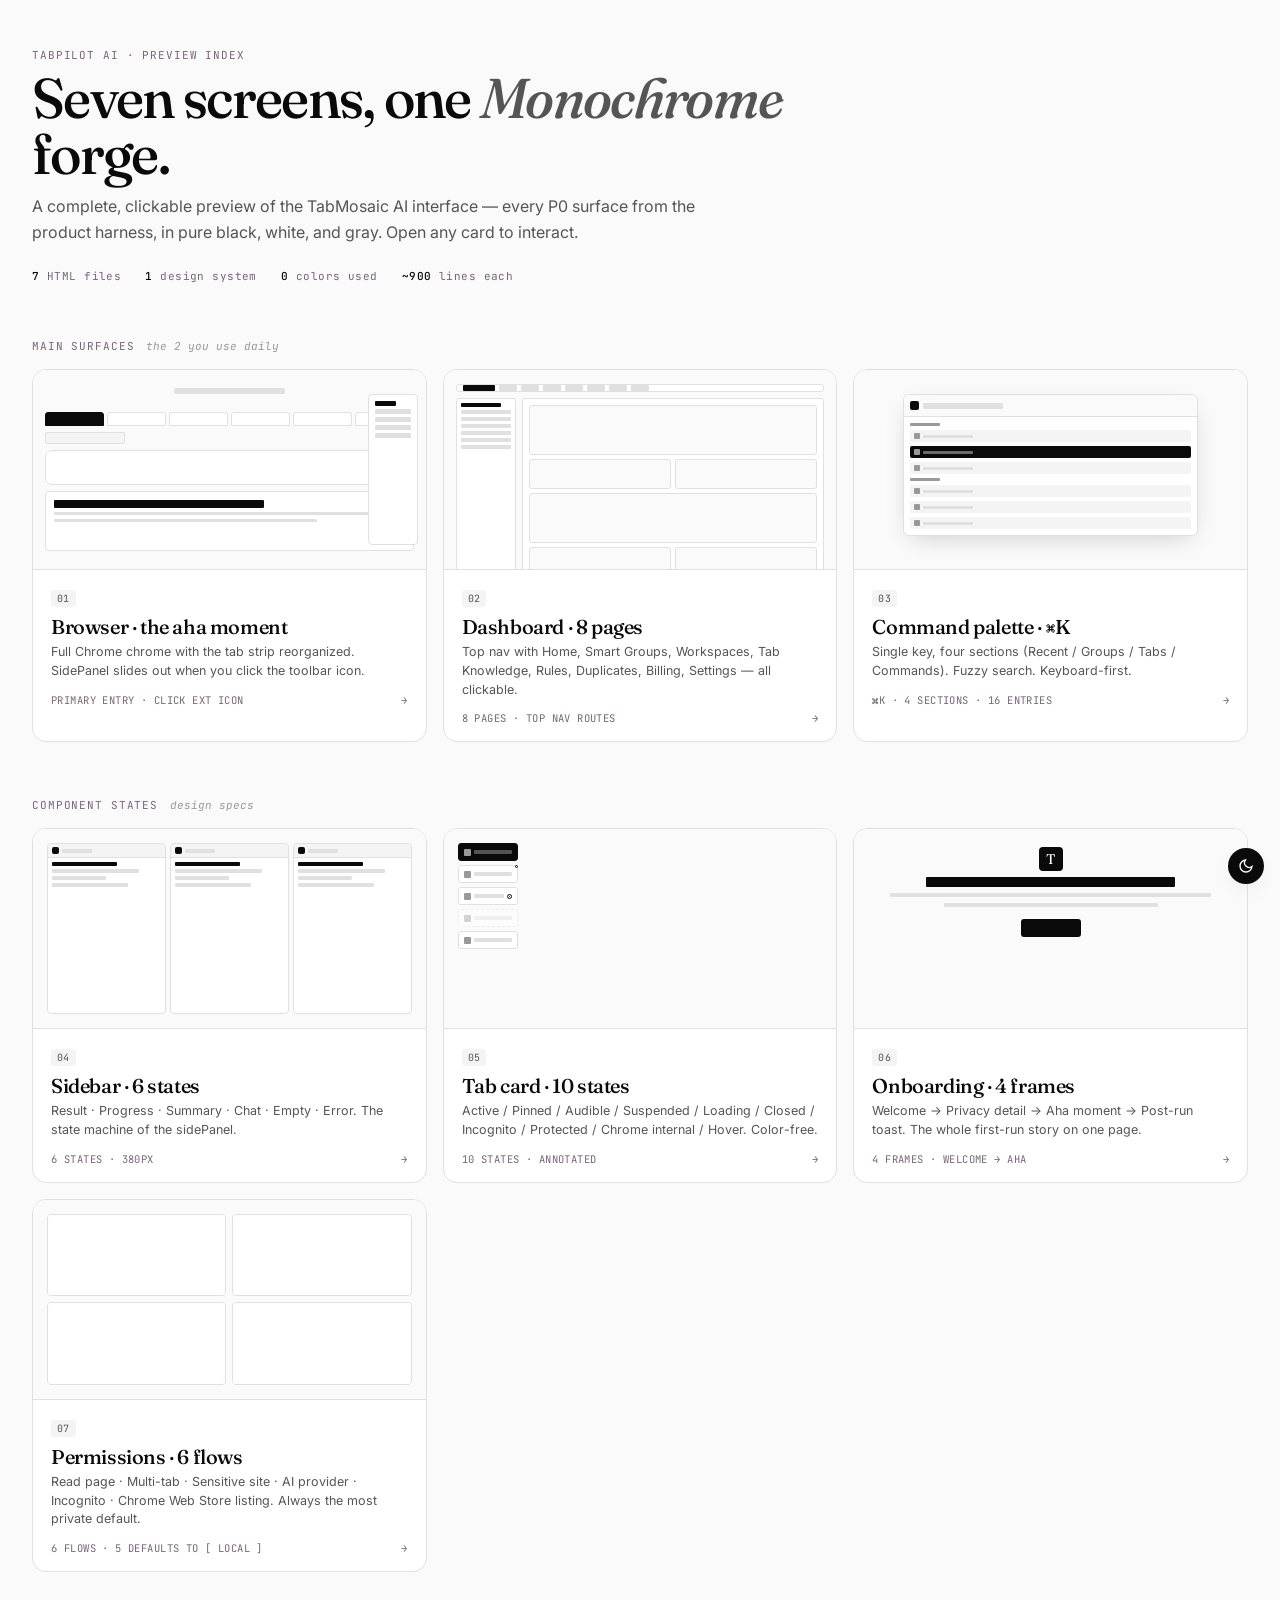
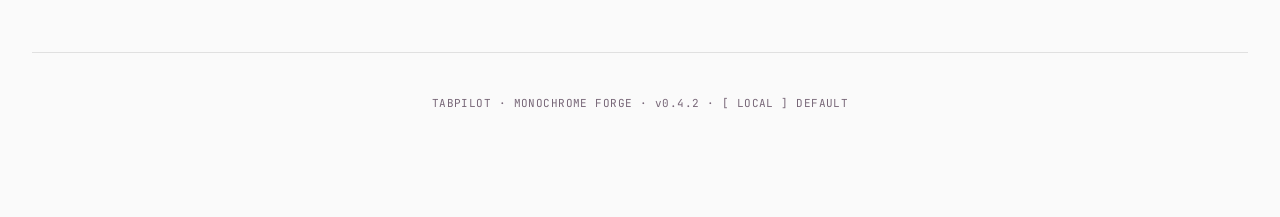
<file: 03_UX/UI_PROTOTYPES/index.html>
<!doctype html>
<html lang="zh-CN" data-theme="light">
<head>
<meta charset="utf-8" />
<meta name="viewport" content="width=device-width,initial-scale=1" />
<title>TabMosaic AI — Preview Index</title>
<meta name="description" content="TabMosaic AI design preview — index of all 7 HTML screens." />
<link rel="preconnect" href="https://fonts.googleapis.com" />
<link rel="preconnect" href="https://fonts.gstatic.com" crossorigin />
<link href="https://fonts.googleapis.com/css2?family=Fraunces:opsz,wght@9..144,400;9..144,500;9..144,600&family=Inter:wght@400;500;600&family=JetBrains+Mono:wght@400;500&display=swap" rel="stylesheet" />
<style>
*,*::before,*::after{box-sizing:border-box}
html,body{margin:0;padding:0;background:#FAFAFA;color:#0A0A0A;font-family:"Inter",-apple-system,"PingFang SC",system-ui,sans-serif;-webkit-font-smoothing:antialiased}
[data-theme="dark"] html,[data-theme="dark"] body{background:#0B0B0B;color:#F4F4F4}
:root{
  --n-0:#FFF;--n-50:#FAFAFA;--n-100:#F4F4F4;--n-150:#ECECEC;--n-200:#E0E0E0;
  --n-300:#CCC;--n-400:#999;--n-500:#767;--n-600:#555;--n-700:#333;--n-800:#1A1A1A;--n-900:#0A0A0A;
  --g-0:#CCC;--g-1:#999;--g-2:#888;--g-3:#808080;--g-4:#6E6E6E;--g-5:#555;--g-6:#767;--g-7:#333;
  --font-display:"Fraunces",Georgia,serif;
  --font-mono:"JetBrains Mono",ui-monospace,monospace;
  --shadow-2:0 1px 2px 0 rgba(0,0,0,.04),0 4px 8px -2px rgba(0,0,0,.06);
  --shadow-3:0 8px 24px -8px rgba(0,0,0,.12);
}
[data-theme="dark"]{--n-0:#141414;--n-50:#0B0B0B;--n-100:#171717;--n-150:#1F1F1F;--n-200:#262626;--n-300:#3A3A3A;--n-400:#555;--n-500:#767;--n-600:#999;--n-700:#CCC;--n-800:#E0E0E0;--n-900:#F4F4F4}

.wrap{max-width:1280px;margin:0 auto;padding:48px 32px 96px}

.hero{margin-bottom:48px}
.hero .eyebrow{font-family:var(--font-mono);font-size:11px;letter-spacing:.08em;text-transform:uppercase;color:#767;margin-bottom:8px}
.hero h1{font-family:var(--font-display);font-size:56px;font-weight:500;letter-spacing:-.03em;line-height:1;margin:0 0 12px;max-width:780px}
.hero h1 em{font-style:italic;color:#555}
[data-theme="dark"] .hero h1 em{color:#999}
.hero p{font-size:16px;line-height:1.6;color:#555;max-width:680px;margin:0}
[data-theme="dark"] .hero p{color:#BBB}
.hero .meta{display:flex;gap:24px;margin-top:24px;font-family:var(--font-mono);font-size:11px;color:#767;letter-spacing:.04em}
.hero .meta b{color:#0A0A0A;font-weight:500}
[data-theme="dark"] .hero .meta b{color:#F4F4F4}

.section{margin-top:56px}
.section-label{font-family:var(--font-mono);font-size:11px;letter-spacing:.08em;text-transform:uppercase;color:#767;margin-bottom:16px;display:flex;align-items:baseline;gap:12px}
.section-label .ct{color:#999;letter-spacing:0;text-transform:none;font-style:italic}

.grid{display:grid;grid-template-columns:repeat(3,1fr);gap:16px}
@media (max-width:1000px){.grid{grid-template-columns:repeat(2,1fr)}}
@media (max-width:640px){.grid{grid-template-columns:1fr}}

.card{
  display:block;background:#FFF;border:1px solid #E0E0E0;border-radius:14px;overflow:hidden;
  text-decoration:none;color:inherit;
  transition:all 240ms cubic-bezier(.16,1,.3,1);
  position:relative;
}
[data-theme="dark"] .card{background:#141414;border-color:#262626}
.card:hover{border-color:#0A0A0A;transform:translateY(-2px);box-shadow:var(--shadow-3)}
.card:hover .arrow{transform:translateX(4px)}
.card-preview{height:200px;background:#FAFAFA;border-bottom:1px solid #E0E0E0;display:flex;align-items:center;justify-content:center;position:relative;overflow:hidden}
[data-theme="dark"] .card-preview{background:#0B0B0B;border-color:#262626}
.card-body{padding:16px 18px}
.card-num{font-family:var(--font-mono);font-size:10px;letter-spacing:.04em;background:#F4F4F4;padding:2px 6px;border-radius:3px;color:#555;display:inline-block;margin-bottom:8px}
[data-theme="dark"] .card-num{background:#1F1F1F;color:#999}
.card-name{font-family:var(--font-display);font-size:20px;font-weight:500;letter-spacing:-.02em;margin:0 0 4px;line-height:1.2}
.card-desc{font-size:12.5px;color:#555;line-height:1.5;margin:0 0 12px}
[data-theme="dark"] .card-desc{color:#BBB}
.card-foot{display:flex;align-items:center;justify-content:space-between;font-family:var(--font-mono);font-size:10.5px;color:#767;letter-spacing:.04em}
.card-foot .arrow{transition:transform 200ms;display:inline-block}

/* mini-mock previews per card */
.mock{width:100%;height:100%;position:relative}

/* mock for 01 browser */
.mock-browser{padding:18px 12px;display:flex;flex-direction:column;gap:6px}
.mock-browser .mt{height:6px;background:#E0E0E0;border-radius:2px;width:30%;margin:0 auto 8px}
.mock-browser .mstrip{display:flex;gap:3px;height:18px;align-items:flex-end}
.mock-browser .mchip{height:14px;background:#FFF;border:1px solid #E0E0E0;border-radius:3px 3px 0 0;flex:1}
.mock-browser .mchip.active{background:#0A0A0A;border-color:#0A0A0A}
.mock-browser .mtab{height:12px;background:#F4F4F4;border:1px solid #E0E0E0;border-radius:2px;width:80px}
.mock-browser .mtool{height:14px;background:#FFF;border:1px solid #E0E0E0;border-radius:7px;flex:1}
.mock-browser .mpage{height:60px;background:#FFF;border:1px solid #E0E0E0;border-radius:4px;display:flex;flex-direction:column;gap:4px;padding:8px}
.mock-browser .mpage .l1{height:8px;background:#0A0A0A;border-radius:1px;width:60%}
.mock-browser .mpage .l2{height:3px;background:#E0E0E0;border-radius:1px;width:90%}
.mock-browser .mpage .l3{height:3px;background:#E0E0E0;border-radius:1px;width:75%}
.mock-browser .msp{position:absolute;right:8px;top:24px;bottom:24px;width:50px;background:#FFF;border:1px solid #E0E0E0;border-radius:4px;padding:6px;display:flex;flex-direction:column;gap:3px}
.mock-browser .msp i{height:5px;background:#E0E0E0;border-radius:1px;width:100%}
.mock-browser .msp i:first-child{background:#0A0A0A;width:60%}

/* mock for 02 dashboard */
.mock-dash{padding:14px 12px;display:flex;flex-direction:column;gap:6px}
.mock-dash .mtop{height:18px;background:#FFF;border:1px solid #E0E0E0;border-radius:3px;display:flex;align-items:center;padding:0 6px;gap:4px}
.mock-dash .mtop i{width:18px;height:6px;background:#E0E0E0;border-radius:1px}
.mock-dash .mtop i:first-child{background:#0A0A0A;width:32px}
.mock-dash .mbody{display:grid;grid-template-columns:60px 1fr;gap:6px;flex:1}
.mock-dash .mbody aside{background:#FFF;border:1px solid #E0E0E0;border-radius:3px;padding:4px;display:flex;flex-direction:column;gap:3px}
.mock-dash .mbody aside i{height:4px;background:#E0E0E0;border-radius:1px;width:100%}
.mock-dash .mbody aside i:first-child{background:#0A0A0A;width:80%}
.mock-dash .mbody main{background:#FFF;border:1px solid #E0E0E0;border-radius:3px;padding:6px;display:grid;grid-template-columns:1fr 1fr;gap:4px;align-content:start}
.mock-dash .mbody main .card{height:30px;background:#FAFAFA;border:1px solid #E0E0E0;border-radius:3px}
.mock-dash .mbody main .card.big{grid-column:span 2;height:50px}

/* mock for 03 sidebar */
.mock-side{height:100%;display:grid;grid-template-columns:repeat(3,1fr);gap:4px;padding:14px;background:#FAFAFA}
[data-theme="dark"] .mock-side{background:#0B0B0B}
.mock-side .sp{background:#FFF;border:1px solid #E0E0E0;border-radius:4px;display:flex;flex-direction:column;overflow:hidden}
.mock-side .sp-head{height:14px;background:#F4F4F4;border-bottom:1px solid #E0E0E0;display:flex;align-items:center;padding:0 4px;gap:3px}
[data-theme="dark"] .sp{background:#141414;border-color:#262626}
[data-theme="dark"] .sp-head{background:#171717;border-color:#262626}
.mock-side .sp-head i{width:7px;height:7px;background:#0A0A0A;border-radius:2px}
.mock-side .sp-head .ttl{height:4px;background:#E0E0E0;border-radius:1px;flex:1;max-width:30px}
.mock-side .sp-body{flex:1;padding:4px;display:flex;flex-direction:column;gap:3px}
.mock-side .sp-body i{height:4px;background:#E0E0E0;border-radius:1px;width:100%}
.mock-side .sp-body i:nth-child(1){background:#0A0A0A;width:60%}
.mock-side .sp-body i:nth-child(2){width:80%}
.mock-side .sp-body i:nth-child(3){width:50%}
.mock-side .sp-body i:nth-child(4){width:70%}

/* mock for 04 tab states */
.mock-tabs{padding:14px;display:flex;flex-direction:column;gap:4px;background:#FAFAFA}
[data-theme="dark"] .mock-tabs{background:#0B0B0B}
.mock-tabs .row{display:flex;gap:3px;align-items:center}
.mock-tabs .row .t{height:18px;background:#FFF;border:1px solid #E0E0E0;border-radius:3px;display:flex;align-items:center;padding:0 5px;gap:3px;min-width:60px}
[data-theme="dark"] .t{background:#171717;border-color:#262626}
.mock-tabs .row .t .f{width:7px;height:7px;background:#999;border-radius:1px;flex:0 0 auto}
.mock-tabs .row .t .tt{height:4px;background:#E0E0E0;border-radius:1px;flex:1}
.mock-tabs .row .t.active{background:#0A0A0A;border-color:#0A0A0A}
.mock-tabs .row .t.active .tt{background:rgba(255,255,255,.3)}
.mock-tabs .row .t.suspended{opacity:.4;border-style:dashed}
.mock-tabs .row .t.suspended .tt{text-decoration:line-through}
.mock-tabs .row .t.pinned .pin{position:absolute;top:-1px;right:-1px;width:3px;height:3px;background:#FFF;border:1px solid #0A0A0A;border-radius:50%}
.mock-tabs .row .t .aud{position:relative;width:5px;height:5px;border-radius:50%;background:#FFF;border:1px solid #0A0A0A}
.mock-tabs .row .t .aud::after{content:"";position:absolute;inset:1px;background:#0A0A0A;border-radius:50%}

/* mock for 05 onboarding */
.mock-onb{padding:18px;display:flex;flex-direction:column;align-items:center;gap:6px}
.mock-onb .g{width:24px;height:24px;background:#0A0A0A;border-radius:4px;display:grid;place-items:center;color:#FFF;font-family:var(--font-display);font-size:14px}
.mock-onb .h{height:10px;background:#0A0A0A;border-radius:1px;width:70%}
.mock-onb .h2{height:4px;background:#E0E0E0;border-radius:1px;width:90%}
.mock-onb .h3{height:4px;background:#E0E0E0;border-radius:1px;width:60%}
.mock-onb .btn{height:18px;background:#0A0A0A;border-radius:3px;width:60px;margin-top:6px}

/* mock for 06 permissions */
.mock-perm{padding:14px;display:grid;grid-template-columns:1fr 1fr;gap:6px;height:100%}
.mock-perm .pm{background:#FFF;border:1px solid #E0E0E0;border-radius:4px;padding:8px;display:flex;flex-direction:column;gap:3px;position:relative;overflow:hidden}
[data-theme="dark"] .pm{background:#141414;border-color:#262626}
.mock-perm .pm::after{content:"";position:absolute;inset:0;background:rgba(255,255,255,.4);backdrop-filter:blur(2px)}
[data-theme="dark"] .pm::after{background:rgba(11,11,11,.5)}
.mock-perm .pm .ic{width:14px;height:14px;background:#0A0A0A;border-radius:3px;position:relative;z-index:-1}
.mock-perm .pm .l1{height:5px;background:#0A0A0A;border-radius:1px;width:60%;position:relative;z-index:-1}
.mock-perm .pm .l2{height:3px;background:#E0E0E0;border-radius:1px;width:90%;position:relative;z-index:-1}
.mock-perm .pm .l3{height:3px;background:#E0E0E0;border-radius:1px;width:50%;position:relative;z-index:-1}
.mock-perm .pm .btn2{height:10px;background:#0A0A0A;border-radius:2px;width:30px;align-self:flex-end;margin-top:auto;position:relative;z-index:-1}

/* mock for 07 command palette */
.mock-palette{height:100%;display:flex;align-items:flex-start;justify-content:center;padding:24px 0}
.mock-palette .pal{width:75%;background:#FFF;border:1px solid #E0E0E0;border-radius:6px;overflow:hidden;box-shadow:0 8px 24px -8px rgba(0,0,0,.2)}
[data-theme="dark"] .pal{background:#141414;border-color:#262626}
.mock-palette .ph{height:22px;background:#FAFAFA;border-bottom:1px solid #E0E0E0;display:flex;align-items:center;padding:0 6px;gap:4px}
[data-theme="dark"] .ph{background:#171717;border-color:#262626}
.mock-palette .ph .l{width:9px;height:9px;background:#0A0A0A;border-radius:2px}
.mock-palette .ph .q{height:6px;background:#E0E0E0;border-radius:1px;flex:1;max-width:80px}
.mock-palette .pb{padding:6px;display:flex;flex-direction:column;gap:4px}
.mock-palette .pb .lab{height:3px;background:#999;border-radius:1px;width:30px}
.mock-palette .pb .it{height:12px;background:#F4F4F4;border-radius:2px;width:100%;display:flex;align-items:center;padding:0 4px;gap:3px}
.mock-palette .pb .it.active{background:#0A0A0A}
.mock-palette .pb .it .f{width:6px;height:6px;background:#999;border-radius:1px;flex:0 0 auto}
.mock-palette .pb .it .tt{height:3px;background:#E0E0E0;border-radius:1px;flex:1;max-width:50px}
.mock-palette .pb .it.active .tt{background:rgba(255,255,255,.4)}

.theme-btn{position:fixed;bottom:16px;right:16px;z-index:100;width:36px;height:36px;border-radius:50%;background:#0A0A0A;color:#FFF;display:grid;place-items:center;box-shadow:var(--shadow-3);border:0;cursor:pointer}
</style>
</head>
<body>

<div class="wrap">

  <div class="hero">
    <div class="eyebrow">TABPILOT AI · PREVIEW INDEX</div>
    <h1>Seven screens, one <em>Monochrome</em> forge.</h1>
    <p>A complete, clickable preview of the TabMosaic AI interface — every P0 surface from the product harness, in pure black, white, and gray. Open any card to interact.</p>
    <div class="meta">
      <span><b>7</b> HTML files</span>
      <span><b>1</b> design system</span>
      <span><b>0</b> colors used</span>
      <span><b>~900</b> lines each</span>
    </div>
  </div>

  <div class="section">
    <div class="section-label">Main surfaces <span class="ct">the 2 you use daily</span></div>
    <div class="grid">

      <a class="card" href="screens/01-browser.html">
        <div class="card-preview"><div class="mock mock-browser">
          <div class="mt"></div>
          <div class="mstrip">
            <div class="mchip active"></div>
            <div class="mchip"></div>
            <div class="mchip"></div>
            <div class="mchip"></div>
            <div class="mchip"></div>
            <div class="mchip"></div>
          </div>
          <div class="mtab"></div>
          <div class="mtool"></div>
          <div class="mpage">
            <div class="l1"></div>
            <div class="l2"></div>
            <div class="l3"></div>
          </div>
          <div class="msp"><i></i><i></i><i></i><i></i><i></i></div>
        </div></div>
        <div class="card-body">
          <span class="card-num">01</span>
          <h3 class="card-name">Browser · the aha moment</h3>
          <p class="card-desc">Full Chrome chrome with the tab strip reorganized. SidePanel slides out when you click the toolbar icon.</p>
          <div class="card-foot"><span>PRIMARY ENTRY · CLICK EXT ICON</span><span class="arrow">→</span></div>
        </div>
      </a>

      <a class="card" href="screens/02-dashboard.html">
        <div class="card-preview"><div class="mock mock-dash">
          <div class="mtop">
            <i></i><i></i><i></i><i></i><i></i><i></i><i></i><i></i>
          </div>
          <div class="mbody">
            <aside>
              <i></i><i></i><i></i><i></i><i></i><i></i><i></i>
            </aside>
            <main>
              <div class="card big"></div>
              <div class="card"></div>
              <div class="card"></div>
              <div class="card big"></div>
              <div class="card"></div>
              <div class="card"></div>
            </main>
          </div>
        </div></div>
        <div class="card-body">
          <span class="card-num">02</span>
          <h3 class="card-name">Dashboard · 8 pages</h3>
          <p class="card-desc">Top nav with Home, Smart Groups, Workspaces, Tab Knowledge, Rules, Duplicates, Billing, Settings — all clickable.</p>
          <div class="card-foot"><span>8 PAGES · TOP NAV ROUTES</span><span class="arrow">→</span></div>
        </div>
      </a>

      <a class="card" href="screens/07-command-palette.html">
        <div class="card-preview"><div class="mock mock-palette">
          <div class="pal">
            <div class="ph"><div class="l"></div><div class="q"></div></div>
            <div class="pb">
              <div class="lab"></div>
              <div class="it"><div class="f"></div><div class="tt"></div></div>
              <div class="it active"><div class="f"></div><div class="tt"></div></div>
              <div class="it"><div class="f"></div><div class="tt"></div></div>
              <div class="lab"></div>
              <div class="it"><div class="f"></div><div class="tt"></div></div>
              <div class="it"><div class="f"></div><div class="tt"></div></div>
              <div class="it"><div class="f"></div><div class="tt"></div></div>
            </div>
          </div>
        </div></div>
        <div class="card-body">
          <span class="card-num">03</span>
          <h3 class="card-name">Command palette · ⌘K</h3>
          <p class="card-desc">Single key, four sections (Recent / Groups / Tabs / Commands). Fuzzy search. Keyboard-first.</p>
          <div class="card-foot"><span>⌘K · 4 SECTIONS · 16 ENTRIES</span><span class="arrow">→</span></div>
        </div>
      </a>

    </div>
  </div>

  <div class="section">
    <div class="section-label">Component states <span class="ct">design specs</span></div>
    <div class="grid">

      <a class="card" href="screens/03-sidebar-states.html">
        <div class="card-preview"><div class="mock mock-side">
          <div class="sp"><div class="sp-head"><i></i><div class="ttl"></div></div><div class="sp-body"><i></i><i></i><i></i><i></i></div></div>
          <div class="sp"><div class="sp-head"><i></i><div class="ttl"></div></div><div class="sp-body"><i></i><i></i><i></i><i></i></div></div>
          <div class="sp"><div class="sp-head"><i></i><div class="ttl"></div></div><div class="sp-body"><i></i><i></i><i></i><i></i></div></div>
        </div></div>
        <div class="card-body">
          <span class="card-num">04</span>
          <h3 class="card-name">Sidebar · 6 states</h3>
          <p class="card-desc">Result · Progress · Summary · Chat · Empty · Error. The state machine of the sidePanel.</p>
          <div class="card-foot"><span>6 STATES · 380PX</span><span class="arrow">→</span></div>
        </div>
      </a>

      <a class="card" href="screens/04-tab-states.html">
        <div class="card-preview"><div class="mock mock-tabs">
          <div class="row"><div class="t active"><div class="f"></div><div class="tt"></div></div></div>
          <div class="row"><div class="t pinned" style="position:relative"><div class="f"></div><div class="tt"></div><div class="pin"></div></div></div>
          <div class="row"><div class="t"><div class="f"></div><div class="tt"></div><div class="aud"></div></div></div>
          <div class="row"><div class="t suspended"><div class="f"></div><div class="tt"></div></div></div>
          <div class="row"><div class="t"><div class="f"></div><div class="tt"></div></div></div>
        </div></div>
        <div class="card-body">
          <span class="card-num">05</span>
          <h3 class="card-name">Tab card · 10 states</h3>
          <p class="card-desc">Active / Pinned / Audible / Suspended / Loading / Closed / Incognito / Protected / Chrome internal / Hover. Color-free.</p>
          <div class="card-foot"><span>10 STATES · ANNOTATED</span><span class="arrow">→</span></div>
        </div>
      </a>

      <a class="card" href="screens/05-onboarding.html">
        <div class="card-preview"><div class="mock mock-onb">
          <div class="g">T</div>
          <div class="h"></div>
          <div class="h2"></div>
          <div class="h3"></div>
          <div class="btn"></div>
        </div></div>
        <div class="card-body">
          <span class="card-num">06</span>
          <h3 class="card-name">Onboarding · 4 frames</h3>
          <p class="card-desc">Welcome → Privacy detail → Aha moment → Post-run toast. The whole first-run story on one page.</p>
          <div class="card-foot"><span>4 FRAMES · WELCOME → AHA</span><span class="arrow">→</span></div>
        </div>
      </a>

      <a class="card" href="screens/06-permissions.html">
        <div class="card-preview"><div class="mock mock-perm">
          <div class="pm"><div class="ic"></div><div class="l1"></div><div class="l2"></div><div class="l3"></div><div class="btn2"></div></div>
          <div class="pm"><div class="ic"></div><div class="l1"></div><div class="l2"></div><div class="l3"></div><div class="btn2"></div></div>
          <div class="pm"><div class="ic"></div><div class="l1"></div><div class="l2"></div><div class="l3"></div><div class="btn2"></div></div>
          <div class="pm"><div class="ic"></div><div class="l1"></div><div class="l2"></div><div class="l3"></div><div class="btn2"></div></div>
        </div></div>
        <div class="card-body">
          <span class="card-num">07</span>
          <h3 class="card-name">Permissions · 6 flows</h3>
          <p class="card-desc">Read page · Multi-tab · Sensitive site · AI provider · Incognito · Chrome Web Store listing. Always the most private default.</p>
          <div class="card-foot"><span>6 FLOWS · 5 DEFAULTS TO [ LOCAL ]</span><span class="arrow">→</span></div>
        </div>
      </a>

    </div>
  </div>

  <div class="section" style="margin-top:80px;padding-top:32px;border-top:1px solid #E0E0E0">
    <p style="font-family:var(--font-mono);font-size:11px;color:#767;letter-spacing:.04em;text-align:center">
      TABPILOT · MONOCHROME FORGE · v0.4.2 · [ LOCAL ] DEFAULT
    </p>
  </div>

</div>

<button class="theme-btn" id="themeBtn" title="Toggle theme">
  <svg width="16" height="16" viewBox="0 0 24 24" fill="none" stroke="currentColor" stroke-width="2"><path d="M21 12.79A9 9 0 1 1 11.21 3 7 7 0 0 0 21 12.79z"/></svg>
</button>

<script>
document.getElementById('themeBtn').addEventListener('click',()=>{
  const cur = document.documentElement.getAttribute('data-theme');
  document.documentElement.setAttribute('data-theme', cur==='dark'?'light':'dark');
});
</script>
</body>
</html>
</file>
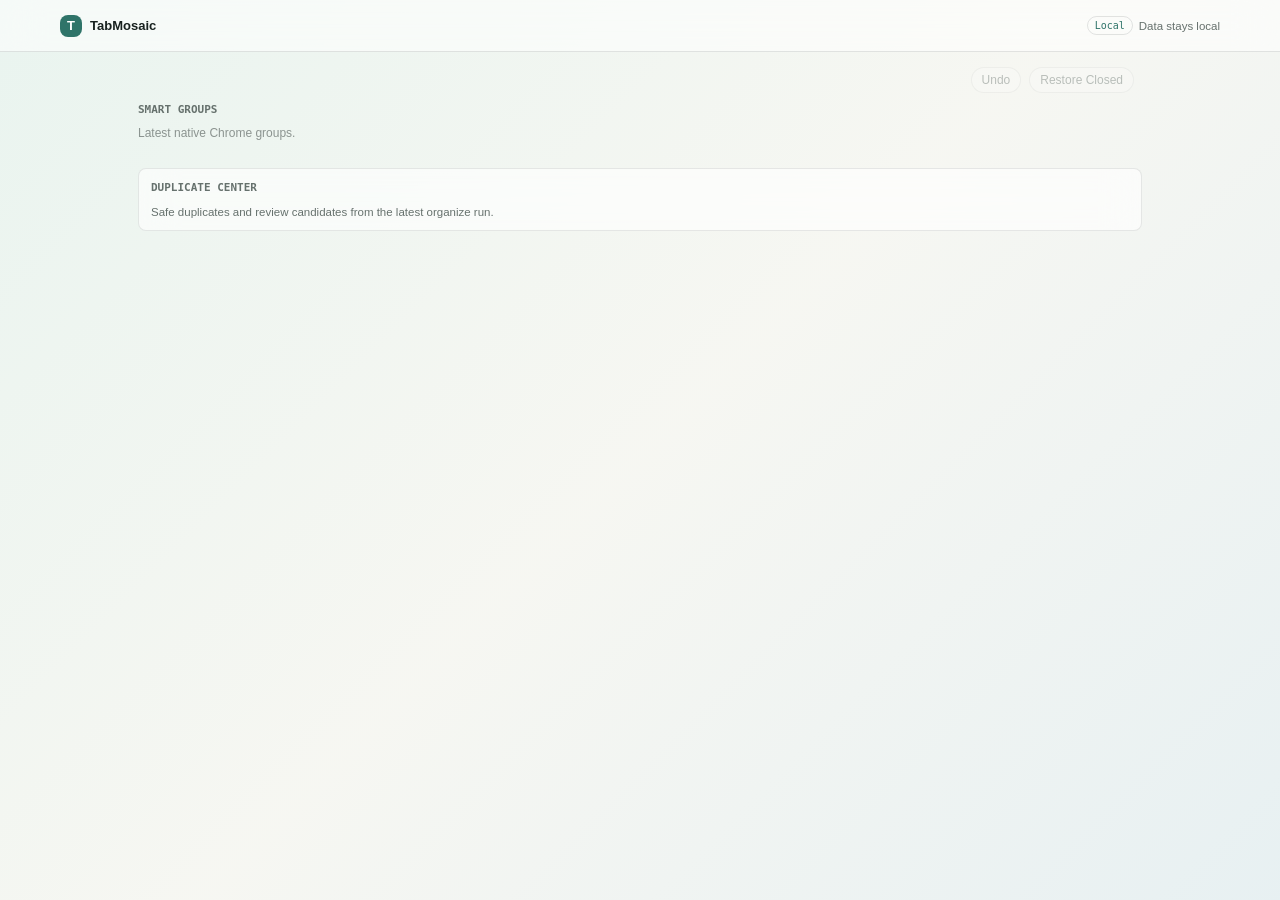
<file: extension/dashboard.html>
<!doctype html>
<html lang="en">
  <head>
    <meta charset="utf-8" />
    <meta name="viewport" content="width=device-width, initial-scale=1" />
    <title data-i18n="dashboardTitle">TabMosaic Dashboard</title>
    <link rel="stylesheet" href="styles.css" />
  </head>
  <body class="dashboard-body">
    <header class="dashboard-topbar">
      <div class="dashboard-brand">
        <div class="dashboard-brand-mark" aria-hidden="true">T</div>
        <span>TabMosaic</span>
      </div>
      <div class="dashboard-topbar-spacer"></div>
      <div class="dashboard-privacy">
        <span aria-hidden="true">Local</span>
        <span data-i18n="dataStaysLocal">Data stays local</span>
      </div>
      <button
        id="refreshButton"
        class="dashboard-icon-button"
        type="button"
        hidden
        aria-label="Refresh"
        data-i18n-aria-label="refresh"
        title="Refresh"
        data-i18n-title="refresh"
      >
        <span aria-hidden="true">↻</span>
      </button>
    </header>

    <div class="dashboard-workbench">
      <aside class="dashboard-rail" hidden>
        <section class="dashboard-nav-section dashboard-nav-segment">
          <p class="dashboard-nav-label sr-only" data-i18n="dashboardNavLabel">Navigation</p>
          <button class="dashboard-nav-item active" type="button" data-page="workspace">
            <span class="dashboard-nav-icon" aria-hidden="true">⊟</span>
            <span data-i18n="projectSpace">Project Space</span>
          </button>
          <button class="dashboard-nav-item" type="button" data-page="rules" hidden>
            <span class="dashboard-nav-icon" aria-hidden="true">⊕</span>
            <span data-i18n="autoOrganize">Auto Organize</span>
            <span id="rulesCountBadge" class="dashboard-count">0</span>
          </button>
          <button class="dashboard-nav-item" type="button" data-page="memory" hidden>
            <span class="dashboard-nav-icon" aria-hidden="true">✦</span>
            <span data-i18n="memory">Memory</span>
          </button>
          <button class="dashboard-nav-item" type="button" data-page="settings" hidden>
            <span class="dashboard-nav-icon" aria-hidden="true">⚙</span>
            <span data-i18n="settings">Settings</span>
          </button>
          <button id="organizeNowButton" class="dashboard-nav-item dashboard-nav-action" type="button" data-i18n="organizeBrowser" hidden>
            Organize Browser
          </button>
        </section>

        <div class="dashboard-privacy-note" hidden>
          <div>
            <div class="dashboard-privacy-title" data-i18n="dataStaysLocal">Data stays local</div>
            <div class="dashboard-privacy-copy" data-i18n="noWebsiteUpload">No website data is uploaded by default.</div>
          </div>
        </div>
      </aside>

      <main class="dashboard-stage">
        <section class="dashboard-page active" data-page="workspace">
          <section class="dashboard-agent-workbench" aria-label="Browser Workbench" data-i18n-aria-label="browserWorkbench" hidden>
            <div class="dashboard-agent-panels">
              <section class="dashboard-agent-panel">
                <div class="dashboard-agent-panel-head">
                  <div>
                    <p class="section-title" data-i18n="workQueue">Work Queue</p>
                    <small data-i18n="workQueueCopy">Todos linked to tabs, search results, or saved context.</small>
                  </div>
                  <button id="createTodoFromSelectionButton" class="dashboard-chip dashboard-run-action" type="button" data-i18n="createTodo" disabled>
                    Create todo
                  </button>
                </div>
                <div id="dashboardAgentTasks" class="dashboard-agent-list"></div>
              </section>

              <section class="dashboard-agent-panel">
                <div class="dashboard-agent-panel-head">
                  <div>
                    <p class="section-title" data-i18n="collections">Collections</p>
                    <small data-i18n="collectionsCopy">Saved browser work, local-first.</small>
                  </div>
                  <button id="saveSelectionCollectionButton" class="dashboard-chip dashboard-run-action" type="button" data-i18n="saveSelection" disabled>
                    Save selection
                  </button>
                </div>
                <div id="dashboardAgentCollections" class="dashboard-agent-list"></div>
              </section>
            </div>
          </section>

          <div class="dashboard-filter-chips" aria-label="Dashboard actions">
            <button class="dashboard-chip active" type="button" data-filter="all" hidden>
              <span data-i18n="allGroups">All</span>
              <span id="allGroupsCount" class="dashboard-chip-count">0</span>
            </button>
            <button class="dashboard-chip" type="button" data-filter="ai" hidden>
              <span data-i18n="aiGroups">AI groups</span>
              <span id="aiGroupsCount" class="dashboard-chip-count">0</span>
            </button>
            <button class="dashboard-chip" type="button" data-filter="rules" hidden>
              <span data-i18n="ruleGroups">Rule groups</span>
              <span id="ruleGroupsCount" class="dashboard-chip-count">0</span>
            </button>
            <button id="workspaceRefreshButton" class="dashboard-chip" type="button" data-i18n="refresh" hidden>Refresh</button>
            <button id="saveWorkspaceButton" class="dashboard-chip dashboard-run-action" type="button" data-i18n="saveWorkspace" disabled hidden>
              Save
            </button>
            <button
              id="chatSelectedTabsButton"
              class="dashboard-chip dashboard-run-action"
              type="button"
              data-i18n="chatSelectedTabsZero"
              disabled
              hidden
            >
              Chat selected
            </button>
            <button
              id="refineSelectedTabsButton"
              class="dashboard-chip dashboard-run-action"
              type="button"
              data-i18n="refineSelectedTabsZero"
              disabled
              hidden
            >
              Refine with AI
            </button>
            <button id="dashboardUndoButton" class="dashboard-chip dashboard-run-action" type="button" data-i18n="undo" disabled>
              Undo
            </button>
            <button id="dashboardRestoreButton" class="dashboard-chip dashboard-run-action" type="button" data-i18n="restoreClosed" disabled>
              Restore Closed
            </button>
            <span id="workspaceActionStatus" class="dashboard-chip-status" role="status"></span>
          </div>

          <section
            id="dashboardContinue"
            class="dashboard-continue-strip"
            aria-label="Continue workspace"
            data-i18n-aria-label="continueWorkspaceAria"
            hidden
          ></section>

          <section id="smart-groups" class="dashboard-section">
            <div class="dashboard-section-head">
              <div>
                <p class="section-title" data-i18n="smartGroups">Smart Groups</p>
                <small id="dashboardGroupSummary" class="dashboard-section-copy dashboard-simple-copy" data-i18n="dashboardGroupsSummaryEmpty">
                  Latest native Chrome groups.
                </small>
              </div>
            </div>
            <div id="dashboardGroups" class="dashboard-group-grid"></div>
          </section>

          <details id="saved-workspaces" class="dashboard-section dashboard-details-section" hidden>
            <summary>
              <span class="section-title" data-i18n="savedWorkspaces">Saved Workspaces</span>
              <small data-i18n="savedWorkspacesCopy">Local snapshots only. Restore, cloud sync, and workspace chat come later.</small>
            </summary>
            <div id="dashboardWorkspaces" class="dashboard-list"></div>
          </details>

          <details id="duplicates" class="dashboard-section dashboard-details-section">
            <summary>
              <span class="section-title" data-i18n="duplicateCenter">Duplicate Center</span>
              <small data-i18n="dashboardDuplicateCopy">Safe duplicates and review candidates from the latest organize run.</small>
            </summary>
            <div id="dashboardDuplicates" class="dashboard-list"></div>
          </details>
        </section>

        <section class="dashboard-page" data-page="memory">
          <header class="dashboard-page-head">
            <div>
              <h1 class="dashboard-page-title" data-i18n="memory">Memory</h1>
              <p class="dashboard-page-sub" data-i18n="memoryPageCopy">
                Saved because you clicked Save. Stored locally.
              </p>
            </div>
          </header>

          <section id="memory" class="dashboard-section dashboard-memory-section">
            <div class="dashboard-memory-toolbar">
              <label class="dashboard-memory-search">
                <span class="sr-only" data-i18n="searchMemory">Search memory</span>
                <input
                  id="memorySearchInput"
                  type="search"
                  placeholder="Search saved memos and collections"
                  data-i18n-placeholder="searchMemoryPlaceholder"
                  autocomplete="off"
                />
              </label>
              <span id="dashboardMemorySummary" class="dashboard-chip-status" role="status"></span>
            </div>
            <div id="dashboardMemoryItems" class="dashboard-memory-list"></div>
          </section>
        </section>

        <section class="dashboard-page" data-page="rules">
          <header class="dashboard-page-head">
            <div>
              <h1 class="dashboard-page-title" data-i18n="rulesMemory">Rules & Memory</h1>
              <p id="rulesSubtitle" class="dashboard-page-sub" data-i18n="rulesMemoryCopy">
                Local correction rules created from chat refine and dashboard edits.
              </p>
            </div>
          </header>
          <section id="rules" class="dashboard-section">
            <p class="section-title" data-i18n="localRules">Local rules</p>
            <p class="dashboard-section-copy dashboard-rules-copy" data-i18n="rulesLocalSafetyCopy">
              These rules are stored on this device. They use tab metadata only and do not read, upload, move, or close pages by themselves.
            </p>
            <form id="dashboardRuleForm" class="dashboard-rule-form" autocomplete="off">
              <input id="dashboardRuleIdInput" type="hidden" />
              <label class="dashboard-rule-field">
                <span data-i18n="ruleType">Rule type</span>
                <select id="dashboardRuleTypeInput">
                  <option value="domain" data-i18n="ruleTypeDomain">Domain</option>
                  <option value="url_pattern" data-i18n="ruleTypeUrlPattern">URL pattern</option>
                </select>
              </label>
              <label class="dashboard-rule-field dashboard-rule-field-wide">
                <span data-i18n="rulePattern">Pattern</span>
                <input
                  id="dashboardRulePatternInput"
                  type="text"
                  placeholder="docs.google.com"
                  data-i18n-placeholder="rulePatternPlaceholder"
                  maxlength="180"
                />
              </label>
              <label class="dashboard-rule-field dashboard-rule-field-wide">
                <span data-i18n="targetGroup">Target group</span>
                <input
                  id="dashboardRuleTargetInput"
                  type="text"
                  placeholder="Product Planning"
                  data-i18n-placeholder="targetGroupPlaceholder"
                  maxlength="80"
                />
              </label>
              <div class="dashboard-rule-form-actions">
                <button id="dashboardRuleSubmitButton" class="mini-button" type="submit" data-i18n="saveRule">Save rule</button>
                <button id="dashboardRuleResetButton" class="mini-button" type="button" data-i18n="reset">Reset</button>
              </div>
              <p id="dashboardRuleFormStatus" class="dashboard-rule-form-status" role="status"></p>
            </form>
            <div id="dashboardRules" class="dashboard-list dashboard-rules-list"></div>
          </section>
        </section>

        <section class="dashboard-page" data-page="settings">
          <header class="dashboard-page-head">
            <div>
              <h1 class="dashboard-page-title" data-i18n="settings">Settings</h1>
              <p class="dashboard-page-sub" data-i18n="settingsPageCopy">AI classification and local privacy controls.</p>
            </div>
          </header>

          <section id="settings" class="dashboard-section">
            <form id="aiSettingsForm" class="settings-form compact-settings-form settings-tool-card">
              <div class="settings-card-head">
                <div>
                  <h3 data-i18n="aiClassification">AI Classification</h3>
                  <p class="settings-intro" data-i18n="aiClassificationCopy">
                    Use your own OpenAI-compatible provider for tab grouping and Agent answers. TabMosaic keeps payloads minimized.
                  </p>
                </div>
                <span class="settings-tool-badge" data-i18n="modelTool">Model tool</span>
              </div>
              <label class="checkbox-row settings-toggle-row">
                <input id="aiEnabledInput" type="checkbox" />
                <span data-i18n="useDeepSeek">Use my AI provider for classification and Agent answers</span>
              </label>

              <label class="settings-field">
                <span data-i18n="apiKey">API key</span>
                <input
                  id="aiKeyInput"
                  type="password"
                  placeholder="Stored locally in chrome.storage.local"
                  data-i18n-placeholder="apiKeyStoredPlaceholder"
                  autocomplete="off"
                />
                <small data-i18n="apiKeyOptionalLocal">Required for remote providers. Optional for local endpoints that do not use auth.</small>
              </label>

              <details class="settings-advanced settings-provider-details">
                <summary>
                  <span data-i18n="providerDetails">Provider details</span>
                  <small data-i18n="providerDetailsCopy">DeepSeek by default; custom OpenAI-compatible and local endpoints are supported.</small>
                </summary>
                <div class="settings-provider-grid">
                  <label class="provider-preset-field">
                    <span data-i18n="providerPreset">Provider preset</span>
                    <select id="aiProviderPresetSelect" aria-label="Provider preset" data-i18n-aria-label="providerPreset">
                      <option value="custom" data-i18n="customProviderPreset">Custom OpenAI-compatible</option>
                      <option value="deepseek">DeepSeek</option>
                      <option value="openai">OpenAI</option>
                      <option value="openrouter">OpenRouter</option>
                      <option value="gemini">Gemini</option>
                      <option value="groq">Groq</option>
                      <option value="together">Together AI</option>
                      <option value="mistral">Mistral AI</option>
                      <option value="xai">xAI</option>
                      <option value="perplexity">Perplexity</option>
                      <option value="cerebras">Cerebras</option>
                      <option value="fireworks">Fireworks AI</option>
                      <option value="deepinfra">DeepInfra</option>
                      <option value="siliconflow">SiliconFlow</option>
                      <option value="kimi">Kimi / Moonshot</option>
                      <option value="minimax">MiniMax</option>
                      <option value="dashscope">DashScope / Qwen</option>
                      <option value="lmstudio">LM Studio</option>
                      <option value="ollama">Ollama</option>
                    </select>
                    <small data-i18n="providerPresetCopy">
                      Presets only fill Base URL and model. You can edit both before Save or Test.
                    </small>
                  </label>

                  <label>
                    <span data-i18n="baseUrl">Base URL</span>
                    <input id="aiBaseUrlInput" type="url" value="https://api.deepseek.com" />
                    <small data-i18n="aiBaseUrlBetaLimit">
                      Supports HTTPS OpenAI-compatible endpoints and http://localhost local models. Custom hosts ask for provider-origin permission.
                    </small>
                  </label>

                  <label>
                    <span data-i18n="model">Model</span>
                    <input id="aiModelInput" type="text" value="deepseek-v4-flash" list="aiModelOptions" />
                    <datalist id="aiModelOptions"></datalist>
                    <small data-i18n="modelSuggestionsCopy">
                      Test AI Connection can fill suggestions from the provider's model list.
                    </small>
                  </label>
                </div>
                <aside id="localModelHelp" class="provider-local-help" hidden></aside>
              </details>

              <div class="settings-actions">
                <button class="primary-button" type="submit" data-i18n="saveAISettings">Save AI Settings</button>
                <button id="testAIButton" class="secondary-button" type="button" data-i18n="testAIConnection">
                  Test AI Connection
                </button>
                <button id="clearAIKeyButton" class="secondary-button" type="button" data-i18n="clearAIKey">
                  Clear AI Key
                </button>
              </div>
              <p id="aiSettingsStatus" class="settings-status" role="status"></p>
            </form>

            <form id="searchSettingsForm" class="settings-form compact-settings-form settings-tool-card search-tool-settings">
              <div class="settings-card-head">
                <div>
                  <h3 data-i18n="agentWebSearchSettings">Search Tool</h3>
                  <p class="settings-intro" data-i18n="agentWebSearchSettingsCopy">
                    Add a provider-backed search tool for Agent answers. It does not open a browser search page.
                  </p>
                </div>
                <span class="settings-tool-badge" data-i18n="agentTool">Agent tool</span>
              </div>
              <p class="settings-tool-note" data-i18n="searchToolBoundary">
                The Agent receives sources in chat. A browser tab opens only if you click a source.
              </p>
              <label class="checkbox-row settings-toggle-row">
                <input id="searchEnabledInput" type="checkbox" />
                <span data-i18n="enableAgentWebSearch">Enable search tool</span>
              </label>

              <label class="settings-field">
                <span data-i18n="apiKey">API key</span>
                <input
                  id="searchKeyInput"
                  type="password"
                  placeholder="Stored locally in chrome.storage.local"
                  data-i18n-placeholder="apiKeyStoredPlaceholder"
                  autocomplete="off"
                />
                <small data-i18n="searchApiKeyCopy">Required for Tavily. Stored locally and never sent to TabMosaic.</small>
              </label>

              <details class="settings-advanced settings-provider-details">
                <summary>
                  <span data-i18n="providerDetails">Provider details</span>
                  <small data-i18n="agentWebSearchProviderCopy">Tavily is the first supported search tool adapter.</small>
                </summary>
                <div class="settings-provider-grid settings-provider-grid-compact">
                  <label>
                    <span data-i18n="baseUrl">Base URL</span>
                    <input id="searchBaseUrlInput" type="url" value="https://api.tavily.com" />
                    <small data-i18n="searchBaseUrlCopy">Custom HTTPS search hosts ask for provider-origin permission.</small>
                  </label>

                  <label>
                    <span data-i18n="maxResults">Max results</span>
                    <input id="searchMaxResultsInput" type="number" min="1" max="8" value="3" />
                    <small data-i18n="maxResultsCopy">Keep this small so answers stay focused.</small>
                  </label>
                </div>
              </details>

              <div class="settings-actions">
                <button class="primary-button" type="submit" data-i18n="saveSearchSettings">Save Search Tool</button>
                <button id="clearSearchKeyButton" class="secondary-button" type="button" data-i18n="clearSearchKey">
                  Clear Search Key
                </button>
              </div>
              <p id="searchSettingsStatus" class="settings-status" role="status"></p>
              <div id="searchDiagnosticsPanel" class="settings-diagnostics search-diagnostics-panel" aria-live="polite"></div>
            </form>

            <details class="settings-advanced settings-privacy-details">
              <summary>
                <span data-i18n="privacyDefaults">Privacy Defaults</span>
                <small data-i18n="noWebsiteUpload">No website data is uploaded by default.</small>
              </summary>
              <div class="settings-card dashboard-settings-card" id="settingsSnapshot">
                <div class="row"><span data-i18n="aiProvider">AI provider</span><strong data-i18n="localRules">Local rules</strong></div>
                <div class="row"><span data-i18n="pageBodyReading">Page body reading</span><strong data-i18n="userTriggered">User triggered</strong></div>
                <div class="row"><span data-i18n="incognito">Incognito</span><strong data-i18n="off">Off</strong></div>
                <div class="row"><span data-i18n="cloudSync">Cloud sync</span><strong data-i18n="off">Off</strong></div>
              </div>
            </details>

            <details class="settings-advanced">
              <summary>
                <span data-i18n="permissionsDataUse">Permissions & Data Use</span>
                <small data-i18n="permissionsAdvancedCopy">Required browser permissions and what they support.</small>
              </summary>
              <section class="settings-form permission-explainer">
                <div>
                  <h3 data-i18n="permissionsDataUse">Permissions & Data Use</h3>
                  <p data-i18n="permissionsIntro">
                    TabMosaic uses a small permission set for one-click grouping, undo, restore, dashboard state, and user-triggered current-page summary.
                  </p>
                </div>
                <div class="permission-list">
                  <div class="row permission-row">
                    <span>
                      <b>tabs</b>
                      <small data-i18n="permissionTabsCopy">Reads tab title, hostname, path, and state so it can organize all normal windows and restore safe duplicates.</small>
                    </span>
                    <strong data-i18n="required">Required</strong>
                  </div>
                  <div class="row permission-row">
                    <span>
                      <b>tabGroups</b>
                      <small data-i18n="permissionTabGroupsCopy">Creates and updates real Chrome native tab groups.</small>
                    </span>
                    <strong data-i18n="required">Required</strong>
                  </div>
                  <div class="row permission-row">
                    <span>
                      <b>sidePanel</b>
                      <small data-i18n="permissionSidePanelCopy">Opens the sidebar control center after the toolbar click.</small>
                    </span>
                    <strong data-i18n="required">Required</strong>
                  </div>
                  <div class="row permission-row">
                    <span>
                      <b>storage</b>
                      <small data-i18n="permissionStorageCopy">Stores local settings, rules, Undo/Restore snapshots, and the optional local API key.</small>
                    </span>
                    <strong data-i18n="localOnly">Local only</strong>
                  </div>
                  <div class="row permission-row">
                    <span>
                      <b>scripting + activeTab</b>
                      <small data-i18n="permissionScriptingCopy">Reads visible text only from the active page after you ask from the sidebar composer.</small>
                    </span>
                    <strong data-i18n="userTriggered">User triggered</strong>
                  </div>
                  <div class="row permission-row">
                    <span>
                      <b>http://*/*, https://*/*</b>
                      <small data-i18n="permissionOptionalSitesCopy">Optional site access is requested only for the specific sites in a user-triggered group or selected-tabs page question, then released after the answer.</small>
                    </span>
                    <strong data-i18n="userTriggered">User triggered</strong>
                  </div>
                  <div class="row permission-row">
                    <span>
                      <b>https://api.deepseek.com/*</b>
                      <small data-i18n="permissionDeepSeekCopy">Used only when you enable a BYOK AI provider. Custom hosts are requested explicitly before testing or saving.</small>
                    </span>
                    <strong data-i18n="optional">Optional</strong>
                  </div>
                </div>
                <p class="permission-note" data-i18n="permissionsNotRequested">
                  Not granted by default: all URLs. Never requested: history, bookmarks, cookies, webRequest, browsingData, or incognito access.
                </p>
              </section>
            </details>

            <details class="settings-advanced">
              <summary>
                <span data-i18n="diagnosticsTitle">Beta Diagnostics</span>
                <small data-i18n="diagnosticsAdvancedCopy">Copy redacted local QA data only when you need to report a bug.</small>
              </summary>
              <section class="settings-form diagnostics-zone">
                <div>
                  <h3 data-i18n="diagnosticsTitle">Beta Diagnostics</h3>
                  <p data-i18n="diagnosticsDescription">
                    Copies a redacted local QA snapshot and recent local error summary for bug reports. It excludes URLs, hostnames, tab titles, page text, and API keys.
                  </p>
                </div>
                <button id="copyDiagnosticsButton" class="secondary-button" type="button" data-i18n="copyDiagnostics">
                  Copy Diagnostic Snapshot
                </button>
                <button id="copyFeedbackButton" class="secondary-button" type="button" data-i18n="copyFeedbackTemplate">
                  Copy Feedback Template
                </button>
                <p id="diagnosticsStatus" class="settings-status" role="status"></p>
              </section>
            </details>

            <details class="settings-advanced">
              <summary>
                <span data-i18n="localData">Local Data</span>
                <small data-i18n="localDataAdvancedCopy">Clear local state if you want to reset the extension on this device.</small>
              </summary>
              <section class="settings-form danger-zone">
                <div>
                  <h3 data-i18n="localData">Local Data</h3>
                  <p data-i18n="localDataDescription">
                    Clears local rules, API key, recent results, Undo/Restore snapshots, chat drafts, and first-run privacy acceptance.
                  </p>
                </div>
                <button id="clearDataButton" class="danger-button" type="button" data-i18n="clearLocalData">Clear Local Data</button>
                <p id="clearDataStatus" class="settings-status" role="status"></p>
              </section>
            </details>
          </section>
        </section>
      </main>
    </div>

    <script type="module" src="dashboard.js"></script>
  </body>
</html>
</file>
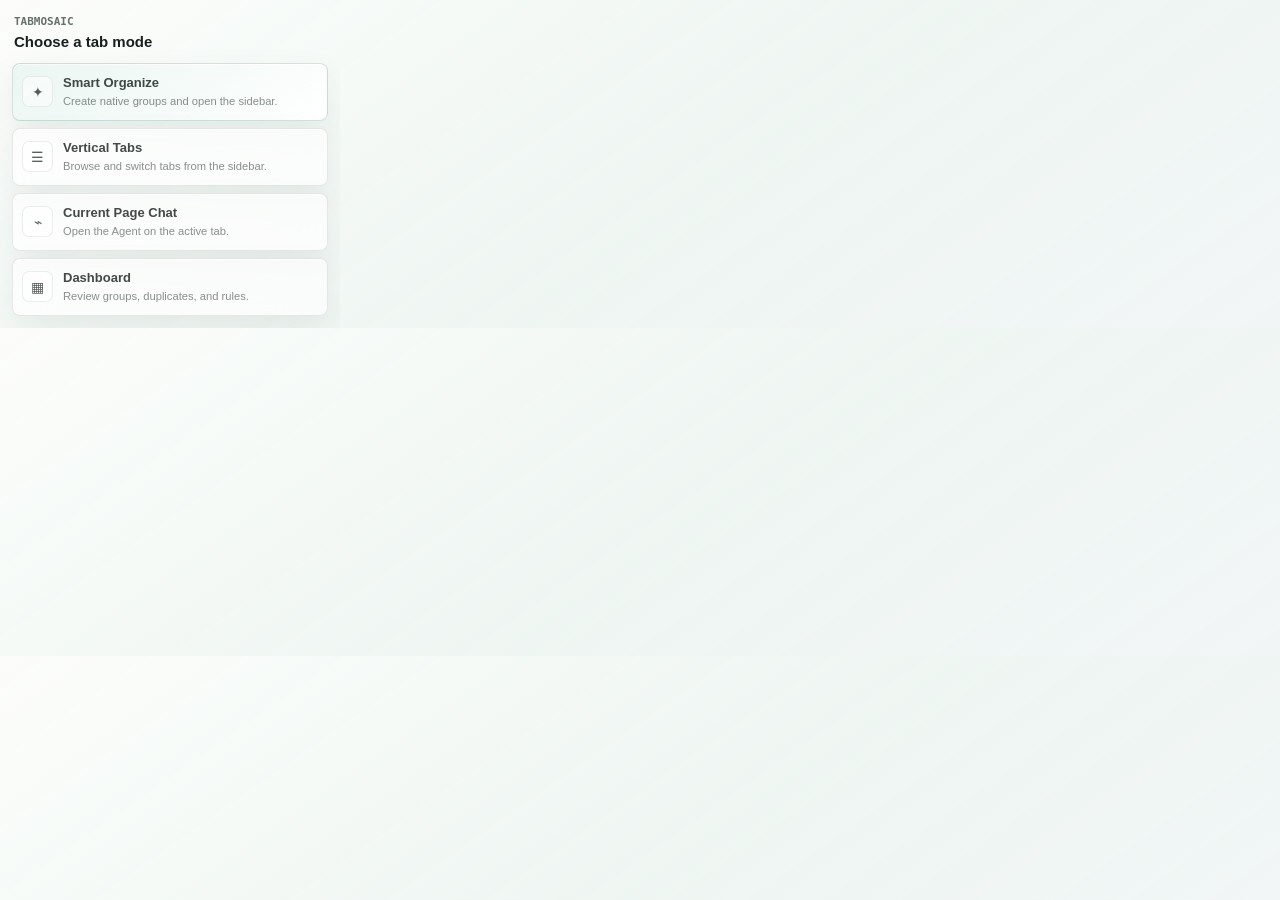
<file: extension/popup.html>
<!doctype html>
<html lang="en">
  <head>
    <meta charset="utf-8" />
    <meta name="viewport" content="width=device-width, initial-scale=1" />
    <title data-i18n="toolbarMenuTitle">TabMosaic</title>
    <link rel="stylesheet" href="styles.css" />
  </head>
  <body class="popup-body">
    <main class="toolbar-menu-shell" aria-label="TabMosaic actions" data-i18n-aria-label="toolbarMenuTitle">
      <header class="toolbar-menu-header">
        <div>
          <p class="eyebrow">TabMosaic</p>
          <h1 data-i18n="toolbarMenuHeading">Choose a tab mode</h1>
        </div>
      </header>

      <section class="toolbar-menu-actions" aria-label="Primary actions" data-i18n-aria-label="toolbarPrimaryActions">
        <button class="toolbar-action primary" type="button" data-toolbar-action="smart-organize">
          <span class="toolbar-action-icon" aria-hidden="true">✦</span>
          <span>
            <strong data-i18n="smartOrganize">Smart Organize</strong>
            <small data-i18n="smartOrganizeCopy">Clean up work tabs into native groups.</small>
          </span>
        </button>

        <button class="toolbar-action" type="button" data-toolbar-action="vertical-tabs">
          <span class="toolbar-action-icon" aria-hidden="true">☰</span>
          <span>
            <strong data-i18n="verticalTabs">Vertical Tabs</strong>
            <small data-i18n="verticalTabsCopy">Browse tabs and groups in the side panel.</small>
          </span>
        </button>

        <button class="toolbar-action" type="button" data-toolbar-action="current-page-chat">
          <span class="toolbar-action-icon" aria-hidden="true">⌁</span>
          <span>
            <strong data-i18n="chatWithCurrentPage">Chat with Current Page</strong>
            <small data-i18n="chatWithCurrentPageCopy">Ask about the active page from the sidebar.</small>
          </span>
        </button>

        <button class="toolbar-action" type="button" data-toolbar-action="dashboard">
          <span class="toolbar-action-icon" aria-hidden="true">▦</span>
          <span>
            <strong data-i18n="openDashboardShort">Dashboard</strong>
            <small data-i18n="openDashboardCopy">Review and adjust smart groups.</small>
          </span>
        </button>
      </section>
    </main>

    <script type="module" src="popup.js"></script>
  </body>
</html>
</file>
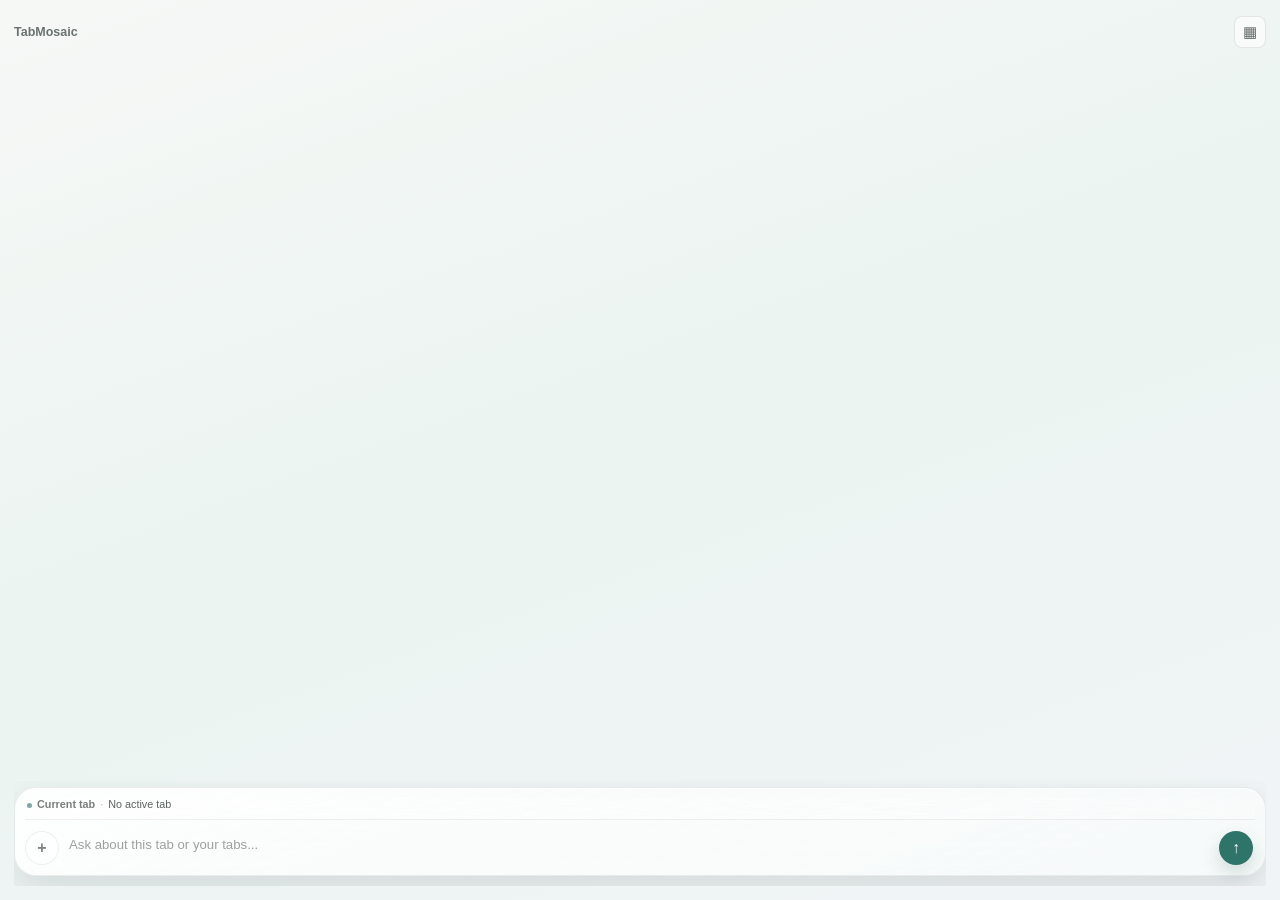
<file: extension/sidepanel.html>
<!doctype html>
<html lang="en">
  <head>
    <meta charset="utf-8" />
    <meta name="viewport" content="width=device-width, initial-scale=1" />
    <title data-i18n="extensionName">TabMosaic AI</title>
    <link rel="stylesheet" href="styles.css" />
  </head>
  <body class="sidepanel-body">
    <main class="app-shell tab-agent-shell">
      <header class="agent-header">
        <div>
          <p class="eyebrow">TabMosaic</p>
        </div>
        <button
          id="dashboardTopButton"
          class="icon-button"
          type="button"
          title="Open Dashboard"
          aria-label="Open Dashboard"
          data-i18n-title="openDashboard"
          data-i18n-aria-label="openDashboard"
        >
          ▦
        </button>
      </header>

      <section id="privacyPanel" class="privacy-panel" hidden>
        <p class="section-title" data-i18n="firstRunPrivacyTitle">First Run Privacy</p>
        <h2 data-i18n="firstRunPrivacyHeading">Before TabMosaic organizes your tabs</h2>
        <ul>
          <li data-i18n="privacyBulletMetadata">Reads tab title, hostname, path, and tab state.</li>
          <li data-i18n="privacyBulletBody">Does not read page body unless you ask for summary later.</li>
          <li data-i18n="privacyBulletDuplicates">Safe exact/tracking duplicates may be closed, with Restore available.</li>
          <li data-i18n="privacyBulletProtected">Active, pinned, audible, incognito, and internal tabs are protected.</li>
        </ul>
        <button id="startButton" class="primary-button" type="button" data-i18n="startOrganizing">Start Organizing</button>
      </section>

      <section class="agent-thread" aria-label="Tab agent conversation" data-i18n-aria-label="tabAgentConversation">
        <section id="verticalTabsPanel" class="vertical-tabs-panel" hidden>
          <header class="vertical-tabs-header">
            <div>
              <p class="eyebrow" data-i18n="verticalTabsHeading">Vertical Tabs</p>
              <h2 data-i18n="verticalTabsDescription">Browse tabs by window and group.</h2>
            </div>
            <div class="vertical-tabs-actions">
              <button id="verticalTabsOrganizeButton" class="mini-button" type="button" data-i18n="smartOrganize">Smart Organize</button>
              <button id="verticalTabsChatButton" class="mini-button" type="button" data-i18n="chatAssistant">Chat</button>
            </div>
          </header>
          <label class="vertical-tabs-search">
            <span data-i18n="searchTabs">Search tabs</span>
            <input
              id="verticalTabsSearch"
              type="search"
              placeholder="Search tabs..."
              data-i18n-placeholder="verticalTabsSearchPlaceholder"
              autocomplete="off"
            />
          </label>
          <div id="verticalTabsList" class="vertical-tabs-list" aria-live="polite"></div>
        </section>

        <section class="agent-message agent-chat-message agent-primary-message" aria-label="Tab agent latest message" data-i18n-aria-label="tabAgentLatestMessage" hidden>
          <section id="statusPanel" class="status-panel agent-message-system" aria-live="polite"></section>
          <div id="metricsGrid" class="metrics-grid agent-result-message"></div>
          <section class="agent-quick-actions agent-action-message" aria-label="Tab agent actions" data-i18n-aria-label="tabAgentActions">
            <button id="organizeButton" class="agent-chip primary" type="button" data-i18n="organizeAgain">Organize</button>
            <button id="undoButton" class="agent-chip" type="button" disabled data-i18n="undo">Undo</button>
            <button id="restoreButton" class="agent-chip" type="button" disabled data-i18n="restoreClosed">Restore</button>
            <button id="dashboardButton" class="agent-chip" type="button" data-i18n="openDashboard">Dashboard</button>
          </section>
        </section>
        <div id="chatPanel" class="chat-panel" hidden></div>
        <div id="summaryPanel" class="summary-panel agent-message agent-chat-message" hidden></div>
      </section>

      <section class="agent-composer-section">
        <div
          id="composerPicker"
          class="composer-picker"
          aria-label="Context and skill shortcuts"
          data-i18n-aria-label="composerPickerLabel"
          hidden
        ></div>
        <form id="chatForm" class="chat-form agent-composer">
          <div id="agentContextBar" class="agent-context-bar" role="status" aria-live="polite">
            <span class="agent-context-dot" aria-hidden="true"></span>
            <span class="agent-context-primary">
              <span id="agentContextLabel" class="agent-context-label" data-i18n="contextCurrentTab">Current tab</span>
              <strong id="agentContextName" class="agent-context-name" data-i18n="contextNoTab">No active tab</strong>
            </span>
            <span
              id="composerContextChips"
              class="composer-context-chips"
              aria-label="Attached context"
              data-i18n-aria-label="composerContextChips"
            ></span>
          </div>
          <textarea
            id="chatInput"
            placeholder="Ask about this tab or your tabs..."
            data-i18n-placeholder="chatPlaceholder"
            autocomplete="off"
            rows="1"
          ></textarea>
          <button
            id="pageRegionButton"
            class="secondary-button composer-tool-button"
            type="button"
            title="Add context or skill"
            aria-label="Add context or skill"
            aria-haspopup="menu"
            aria-expanded="false"
            data-i18n-title="composerPickerButton"
            data-i18n-aria-label="composerPickerButton"
          >
            <span aria-hidden="true">+</span>
          </button>
          <button
            id="chatSendButton"
            class="secondary-button"
            type="submit"
            title="Ask"
            aria-label="Ask"
            data-i18n-title="ask"
            data-i18n-aria-label="ask"
          >
            <span aria-hidden="true">↑</span>
          </button>
        </form>
        <div class="prompt-row" aria-label="Suggested refinements" data-i18n-aria-label="suggestedRefinements" hidden>
          <button class="prompt-chip" type="button" data-prompt="GitHub PR to Code Review" data-i18n="promptGithubPr">GitHub PR</button>
          <button class="prompt-chip" type="button" data-prompt="current tab to Reading" data-i18n="promptCurrentTab">Current tab</button>
          <button class="prompt-chip" type="button" data-prompt="rename Misc to Reading" data-i18n="promptRename">Rename</button>
        </div>
      </section>

      <details class="glass-details sidepanel-details" hidden>
        <summary data-i18n="moreBrowserDetails">More browser details</summary>
        <section class="section">
          <div class="section-title" data-i18n="nativeGroups">Native Groups</div>
          <div id="groupsList" class="list"></div>
        </section>
        <section class="section">
          <div class="section-title" data-i18n="duplicateCandidates">Duplicate Candidates</div>
          <div id="duplicatesList" class="list compact"></div>
        </section>
        <section class="section">
          <div class="section-title" data-i18n="topHosts">Top Hosts</div>
          <div id="hostsList" class="list"></div>
        </section>
        <section class="section">
          <div class="section-title" data-i18n="protectedTabs">Protected Tabs</div>
          <div id="protectedList" class="list compact"></div>
        </section>
      </details>
    </main>

    <script type="module" src="sidepanel.js"></script>
  </body>
</html>
</file>
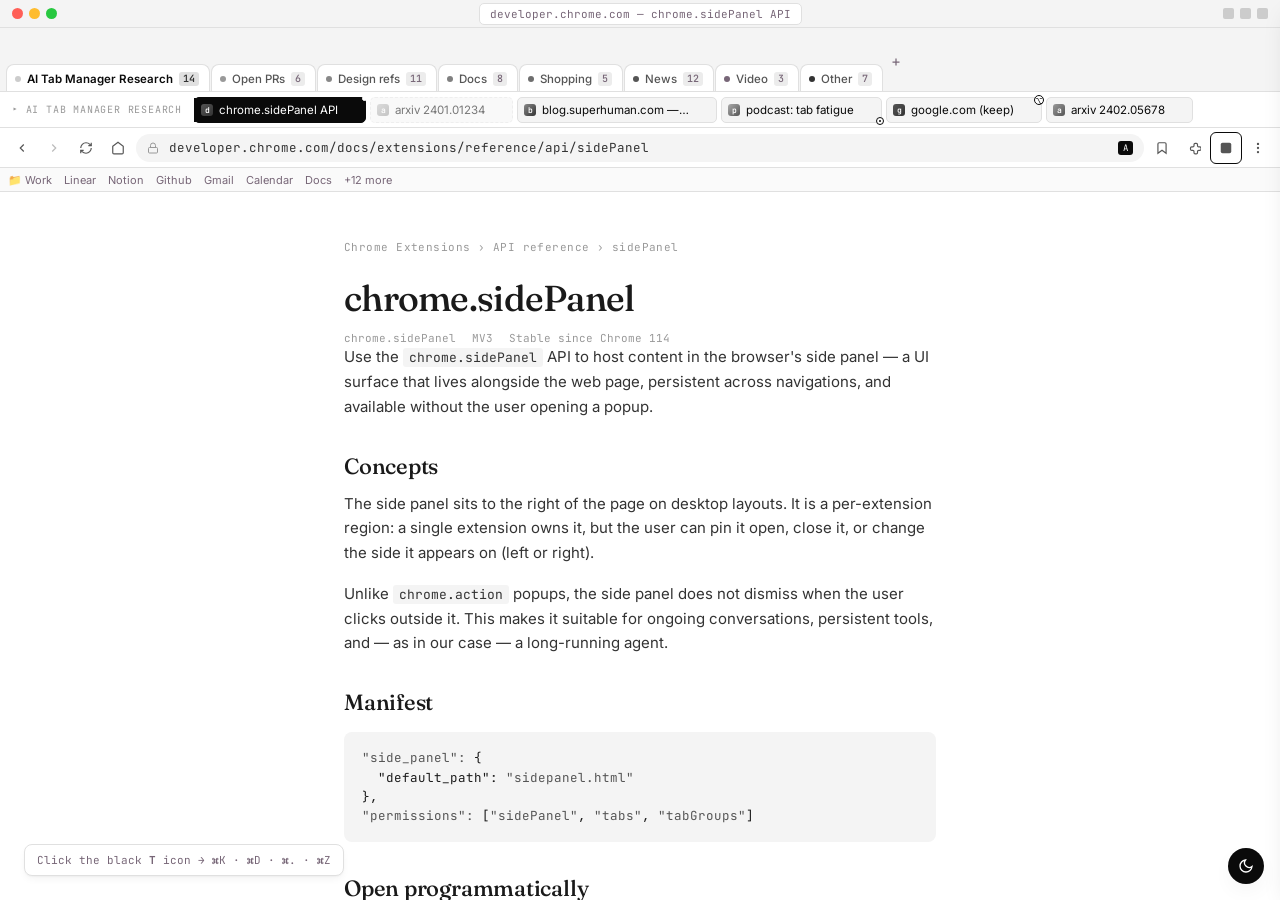
<file: 03_UX/UI_PROTOTYPES/01-browser.html>
<!doctype html>
<html lang="zh-CN" data-theme="light">
<head>
<meta charset="utf-8" />
<meta name="viewport" content="width=device-width,initial-scale=1" />
<title>TabMosaic AI — Browser</title>
<meta name="description" content="TabMosaic AI in the browser — the aha moment: organized tab groups appear right in the tab strip." />
<link rel="preconnect" href="https://fonts.googleapis.com" />
<link rel="preconnect" href="https://fonts.gstatic.com" crossorigin />
<link href="https://fonts.googleapis.com/css2?family=Fraunces:opsz,wght@9..144,400;9..144,500;9..144,600&family=Inter:wght@400;500;600&family=JetBrains+Mono:wght@400;500&display=swap" rel="stylesheet" />
<style>
/* ============================================================
   TabMosaic AI — Browser main view
   Full Chrome chrome + tab strip with collapsible groups + sidePanel
   The "aha moment" view
   ============================================================ */
*,*::before,*::after{box-sizing:border-box}
html,body{margin:0;padding:0;height:100%}
button{font:inherit;color:inherit;background:none;border:0;cursor:pointer;padding:0}
input,textarea,select{font:inherit;color:inherit}
ul,ol{list-style:none;margin:0;padding:0}
a{color:inherit;text-decoration:none}

:root{
  --n-0:#FFF;--n-50:#FAFAFA;--n-100:#F4F4F4;--n-150:#ECECEC;--n-200:#E0E0E0;
  --n-300:#CCC;--n-400:#999;--n-500:#767;--n-600:#555;--n-700:#333;--n-800:#1A1A1A;--n-900:#0A0A0A;--n-1000:#000;
  --accent:#0A0A0A;--accent-h:#1F1F1F;
  --g-0:#CCC;--g-1:#999;--g-2:#888;--g-3:#808080;--g-4:#6E6E6E;--g-5:#555;--g-6:#767;--g-7:#333;
  --font-display:"Fraunces","Source Serif Pro","Songti SC",Georgia,serif;
  --font-sans:"Inter",-apple-system,"PingFang SC","SF Pro Text",system-ui,sans-serif;
  --font-mono:"JetBrains Mono","SF Mono",ui-monospace,monospace;
  --s-1:4px;--s-2:8px;--s-3:12px;--s-4:16px;--s-5:24px;--s-6:32px;--s-7:48px;--s-8:64px;
  --r-sm:4px;--r-md:6px;--r-lg:10px;--r-xl:14px;--r-pill:999px;
  --shadow-1:0 1px 0 0 var(--n-200);
  --shadow-2:0 1px 2px 0 rgba(0,0,0,.04),0 4px 8px -2px rgba(0,0,0,.06);
  --shadow-3:0 8px 24px -8px rgba(0,0,0,.12);
  --ease:cubic-bezier(.16,1,.3,1);
  --dur-fast:150ms;--dur-base:240ms;--dur-slow:400ms;
  --bg:var(--n-50);--panel:var(--n-0);--line:var(--n-200);--line-2:var(--n-300);
}
[data-theme="dark"]{
  --bg:#0B0B0B;--panel:#141414;--line:#262626;--line-2:#3A3A3A;
  --n-0:#141414;--n-50:#0B0B0B;--n-100:#171717;--n-150:#1F1F1F;--n-200:#262626;--n-300:#3A3A3A;--n-400:#555;--n-500:#767;--n-600:#999;--n-700:#CCC;--n-800:#E0E0E0;--n-900:#F4F4F4;--n-1000:#FFF;
  --accent:#F4F4F4;
}
body{background:var(--bg);color:var(--n-900);font-family:var(--font-sans);font-size:13px;-webkit-font-smoothing:antialiased;overflow:hidden}

/* ===== Browser window ===== */
.window{
  width:100%;max-width:1440px;height:100vh;
  margin:0 auto;background:var(--panel);
  display:grid;grid-template-rows:auto auto auto auto 1fr;
  position:relative;
  overflow:hidden;
}
.titlebar{height:28px;background:var(--n-100);display:flex;align-items:center;padding:0 12px;gap:8px;border-bottom:1px solid var(--line)}
.tlight{display:flex;gap:6px}
.tlight i{width:11px;height:11px;border-radius:50%;background:var(--n-200);display:block}
.tlight i:nth-child(1){background:#FF5F57}.tlight i:nth-child(2){background:#FEBC2E}.tlight i:nth-child(3){background:#28C840}
.tlight.dark i{background:var(--n-700)}.tlight.dark i:nth-child(1){background:#FF5F57}.tlight.dark i:nth-child(2){background:#FEBC2E}.tlight.dark i:nth-child(3){background:#28C840}
.url-pill{flex:1;display:flex;justify-content:center}
.url-pill span{background:var(--n-0);border:1px solid var(--line);border-radius:5px;padding:3px 10px;font-size:11px;color:var(--n-500);font-family:var(--font-mono);max-width:520px;overflow:hidden;text-overflow:ellipsis;white-space:nowrap}
.titlebar-right{display:flex;gap:6px}
.titlebar-right i{width:11px;height:11px;background:var(--n-300);border-radius:2px;display:block}

/* ===== Tab strip ===== */
.tabstrip{
  background:var(--n-100);
  display:flex;align-items:flex-end;gap:1px;
  padding:6px 6px 0;height:64px;
  border-bottom:1px solid var(--line);
  overflow-x:auto;scrollbar-width:none;
}
.tabstrip::-webkit-scrollbar{display:none}
.group-chip{
  display:flex;align-items:center;gap:6px;
  height:28px;padding:0 10px 0 8px;
  background:var(--n-0);border:1px solid var(--line);border-bottom:0;
  border-radius:8px 8px 0 0;
  font-size:11.5px;font-weight:500;cursor:pointer;flex:0 0 auto;
  position:relative;top:1px;
  transition:all var(--dur-fast) var(--ease);
  color:var(--n-600);
}
.group-chip:hover{background:var(--n-50);color:var(--n-900)}
.group-chip.open{background:var(--panel);color:var(--n-900);font-weight:600}
.group-chip.open::after{content:"";position:absolute;left:0;right:0;bottom:-1px;height:2px;background:var(--panel)}
.group-chip .dot{width:6px;height:6px;border-radius:50%;background:var(--n-400)}
.group-chip .dot.g-0{background:var(--g-0)}.group-chip .dot.g-1{background:var(--g-1)}.group-chip .dot.g-2{background:var(--g-2)}.group-chip .dot.g-3{background:var(--g-3)}.group-chip .dot.g-4{background:var(--g-4)}.group-chip .dot.g-5{background:var(--g-5)}.group-chip .dot.g-6{background:var(--g-6)}.group-chip .dot.g-7{background:var(--g-7)}
.group-chip .ct{font-family:var(--font-mono);font-size:10px;background:var(--n-150);padding:0 4px;border-radius:3px;color:var(--n-500);line-height:14px}
.group-chip.open .ct{background:var(--n-200);color:var(--n-700)}
.tab-add{
  width:24px;height:24px;border-radius:5px;display:grid;place-items:center;color:var(--n-500);
  flex:0 0 auto;align-self:center;margin-bottom:2px;transition:all var(--dur-fast) var(--ease);
}
.tab-add:hover{background:var(--n-200);color:var(--n-900)}

/* ===== Tab row (expanded group) ===== */
.tabrow{
  background:var(--panel);
  height:36px;display:flex;align-items:center;gap:4px;
  padding:0 8px;border-bottom:1px solid var(--line);
  overflow-x:auto;scrollbar-width:none;
}
.tabrow::-webkit-scrollbar{display:none}
.tabrow .label{
  font-family:var(--font-mono);font-size:10px;letter-spacing:.08em;text-transform:uppercase;color:var(--n-400);
  padding:0 8px 0 4px;flex:0 0 auto;
}
.tabcard{
  display:flex;align-items:center;gap:6px;
  height:26px;padding:0 8px 0 6px;
  background:var(--n-100);border:1px solid var(--line);border-radius:5px;
  cursor:pointer;flex:0 0 auto;max-width:200px;
  position:relative;transition:all var(--dur-fast) var(--ease);
}
.tabcard.active{background:var(--n-900);color:#FFF;border-color:var(--n-900)}
.tabcard.active::before{content:"";position:absolute;left:-1px;top:0;bottom:0;width:2px;background:var(--n-900)}
.tabcard .fav{
  width:12px;height:12px;border-radius:3px;background:var(--n-300);flex:0 0 auto;
  display:grid;place-items:center;font-family:var(--font-mono);font-size:8px;color:#FFF;font-weight:600;
}
.tabcard .fav.g{background:linear-gradient(135deg,var(--g-5),var(--g-7))}
.tabcard .fav.r{background:linear-gradient(135deg,#999,#555)}
.tabcard .fav.b{background:linear-gradient(135deg,#888,#333)}
.tabcard .fav.y{background:linear-gradient(135deg,#AAA,#555)}
.tabcard .ttl{font-size:11.5px;white-space:nowrap;overflow:hidden;text-overflow:ellipsis}
.tabcard .pin{position:absolute;top:-2px;right:-2px;width:5px;height:5px;background:#FFF;border:1px solid var(--n-900);border-radius:50%}
.tabcard.active .pin{border-color:#FFF}
.tabcard .x{opacity:0;color:var(--n-500);font-family:var(--font-mono);font-size:11px;margin-left:2px;padding:0 2px;border-radius:2px}
.tabcard:hover .x{opacity:1}
.tabcard:hover .x:hover{background:rgba(0,0,0,.1);color:#FFF}
.tabcard.suspended{opacity:.55;border-style:dashed}
.tabcard.suspended .fav{filter:grayscale(1) opacity(.6)}
.tabcard.audible .aud{position:absolute;bottom:-3px;right:-3px;width:8px;height:8px;border-radius:50%;background:#FFF;border:1px solid var(--n-900)}
.tabcard.audible .aud::after{content:"";position:absolute;inset:2px;border-radius:50%;background:var(--n-900)}
.tabcard.protected::after{content:"⌥";position:absolute;top:-3px;right:-3px;font-size:8px;background:#FFF;border:1px solid var(--n-900);border-radius:50%;width:10px;height:10px;display:grid;place-items:center}

/* ===== Toolbar ===== */
.toolbar{
  height:40px;background:var(--panel);
  display:flex;align-items:center;padding:0 8px;gap:4px;
  border-bottom:1px solid var(--line);
}
.tbtn{
  width:28px;height:28px;border-radius:5px;display:grid;place-items:center;color:var(--n-600);
  transition:all var(--dur-fast) var(--ease);
}
.tbtn:hover{background:var(--n-100);color:var(--n-900)}
.omni{
  flex:1;display:flex;align-items:center;gap:8px;height:28px;padding:0 10px;
  background:var(--n-100);border:1px solid transparent;border-radius:14px;
  transition:all var(--dur-fast) var(--ease);
}
.omni:focus-within{background:var(--panel);border-color:var(--n-300)}
.omni input{background:none;border:0;outline:0;flex:1;font-size:12.5px;font-family:var(--font-mono);color:var(--n-700)}
.omni .lock{color:var(--n-400);display:flex;align-items:center}
.omni .pill{font-family:var(--font-mono);font-size:9px;background:var(--n-900);color:#FFF;padding:1px 5px;border-radius:3px}
.tbtn .badge{position:absolute;top:2px;right:2px;width:5px;height:5px;background:var(--n-900);border-radius:50%;border:1px solid var(--panel)}
.tbtn.pulse{position:relative}
.tbtn.pulse::after{content:"";position:absolute;inset:-2px;border-radius:6px;border:1.5px solid var(--n-900);animation:pulse 1.6s ease-out infinite;pointer-events:none}
@keyframes pulse{0%{transform:scale(.8);opacity:1}100%{transform:scale(1.6);opacity:0}}

/* ===== Bookmarks bar ===== */
.bookmarks{height:24px;background:var(--n-50);border-bottom:1px solid var(--line);display:flex;align-items:center;padding:0 8px;gap:12px;font-size:11px;color:var(--n-500);overflow:hidden}
.bookmarks span{cursor:pointer;transition:color var(--dur-fast) var(--ease)}
.bookmarks span:hover{color:var(--n-900)}

/* ===== Page content ===== */
.content{overflow-y:auto;background:#FFF}
[data-theme="dark"] .content{background:#0A0A0A}
.content-inner{max-width:720px;margin:0 auto;padding:48px 64px 96px;color:#1A1A1A}
[data-theme="dark"] .content-inner{color:#E0E0E0}
.content-inner h1{font-family:var(--font-display);font-size:36px;font-weight:500;letter-spacing:-.02em;line-height:1.15;margin:0 0 12px}
.content-inner .crumb{font-family:var(--font-mono);font-size:11px;color:#999;letter-spacing:.04em;margin-bottom:24px}
.content-inner h2{font-family:var(--font-display);font-size:22px;font-weight:500;margin:32px 0 12px;letter-spacing:-.01em}
.content-inner p{font-size:15px;line-height:1.65;color:#333;margin:0 0 16px}
[data-theme="dark"] .content-inner p{color:#BBB}
.content-inner code{font-family:var(--font-mono);font-size:13px;background:#F4F4F4;padding:1px 6px;border-radius:3px;color:#333}
[data-theme="dark"] .content-inner code{background:#1A1A1A;color:#E0E0E0}
.content-inner pre{font-family:var(--font-mono);font-size:12.5px;background:#F4F4F4;padding:16px 18px;border-radius:8px;overflow-x:auto;line-height:1.55;margin:16px 0}
[data-theme="dark"] .content-inner pre{background:#141414;color:#E0E0E0}
.content-inner pre .k{color:#555}
.content-inner .meta{font-family:var(--font-mono);font-size:11px;color:#999;display:flex;gap:16px;margin-top:8px}

/* ===== Floating sidePanel ===== */
.sidepanel{
  position:fixed;right:0;top:0;bottom:0;width:380px;
  background:var(--panel);border-left:1px solid var(--line);
  display:flex;flex-direction:column;
  transform:translateX(100%);transition:transform var(--dur-slow) var(--ease);
  z-index:200;box-shadow:var(--shadow-3);
}
.sidepanel.open{transform:translateX(0)}
.sp-head{
  height:48px;display:flex;align-items:center;padding:0 14px;gap:10px;
  border-bottom:1px solid var(--line);flex:0 0 auto;
}
.sp-head .logo{width:24px;height:24px;background:var(--n-900);border-radius:5px;display:grid;place-items:center;color:#FFF;font-family:var(--font-display);font-size:13px;font-weight:600}
.sp-head .title{font-size:13px;font-weight:600;letter-spacing:-.01em}
.sp-head .chip{margin-left:auto}
.sp-head .close{margin-left:var(--s-2);color:var(--n-500);width:24px;height:24px;border-radius:4px;display:grid;place-items:center}
.sp-head .close:hover{background:var(--n-100);color:var(--n-900)}
.sp-body{flex:1;overflow-y:auto;padding:16px}
.sp-foot{padding:12px;border-top:1px solid var(--line);background:var(--panel)}
.chip{display:inline-flex;align-items:center;gap:4px;height:18px;padding:0 6px;font-family:var(--font-mono);font-size:9.5px;letter-spacing:.04em;border:1px solid var(--line-2);border-radius:3px;color:var(--n-600);background:var(--n-50);text-transform:uppercase}

/* progress steps */
.prog{display:flex;flex-direction:column;gap:6px;font-family:var(--font-mono);font-size:11px;color:var(--n-600)}
.prog .ok::before{content:"✓ ";color:var(--n-900);font-weight:600}
.prog .run::before{content:"● ";color:var(--n-900);font-weight:600;animation:blink 1s steps(2) infinite}
.prog .pend::before{content:"○ ";color:var(--n-400)}
@keyframes blink{50%{opacity:.3}}
.sp-stat{display:grid;grid-template-columns:1fr 1fr;gap:8px;margin:16px 0}
.sp-stat .cell{padding:10px 12px;background:var(--n-50);border:1px solid var(--line);border-radius:8px}
.sp-stat .cell .v{font-family:var(--font-display);font-size:22px;font-weight:500;line-height:1}
.sp-stat .cell .l{font-family:var(--font-mono);font-size:9.5px;color:var(--n-500);letter-spacing:.04em;text-transform:uppercase;margin-top:2px}
.group-line{display:flex;align-items:center;gap:8px;padding:8px 10px;border-radius:6px;font-size:12px}
.group-line .dot{width:6px;height:6px;border-radius:50%;background:var(--n-400);flex:0 0 auto}
.group-line .dot.g-0{background:var(--g-0)}.group-line .dot.g-1{background:var(--g-1)}.group-line .dot.g-2{background:var(--g-2)}.group-line .dot.g-3{background:var(--g-3)}.group-line .dot.g-4{background:var(--g-4)}.group-line .dot.g-5{background:var(--g-5)}.group-line .dot.g-6{background:var(--g-6)}.group-line .dot.g-7{background:var(--g-7)}
.group-line .ct{margin-left:auto;font-family:var(--font-mono);font-size:10px;color:var(--n-500)}

/* result view */
.aha{
  font-family:var(--font-display);font-size:24px;font-weight:500;letter-spacing:-.02em;line-height:1.2;margin:0 0 6px;
}
.aha-sub{color:var(--n-500);font-size:12px;margin:0 0 16px}
.section-label{font-family:var(--font-mono);font-size:9.5px;letter-spacing:.08em;text-transform:uppercase;color:var(--n-400);margin:18px 0 8px}
.prompts{display:flex;flex-direction:column;gap:6px}
.prompt{
  text-align:left;padding:8px 12px;font-size:12px;color:var(--n-700);
  background:var(--n-50);border:1px solid var(--line);border-radius:6px;
  transition:all var(--dur-fast) var(--ease);cursor:pointer;
}
.prompt:hover{background:var(--n-0);border-color:var(--n-400);color:var(--n-900)}
.prompt::before{content:"→ ";color:var(--n-400);font-family:var(--font-mono)}

/* chat input */
.chat-input{
  display:flex;align-items:flex-end;gap:6px;
  padding:8px;border:1px solid var(--line-2);border-radius:8px;background:var(--panel);
  transition:all var(--dur-fast) var(--ease);
}
.chat-input:focus-within{border-color:var(--n-900);box-shadow:0 0 0 3px rgba(0,0,0,.05)}
.chat-input textarea{flex:1;border:0;outline:0;background:none;resize:none;font-size:12.5px;line-height:1.45;min-height:20px;max-height:80px;font-family:inherit}
.send{width:28px;height:28px;border-radius:5px;background:var(--n-900);color:#FFF;display:grid;place-items:center;flex:0 0 auto;transition:all var(--dur-fast) var(--ease)}
.send:hover{background:var(--n-700)}
.chat-input-hint{font-family:var(--font-mono);font-size:9.5px;color:var(--n-400);margin-top:6px;text-align:center;letter-spacing:.04em}

/* state views */
.view{display:none;animation:fade var(--dur-base) var(--ease)}
.view.active{display:block}
@keyframes fade{from{opacity:0;transform:translateY(4px)}to{opacity:1;transform:translateY(0)}}

/* toast */
.toast{
  position:fixed;bottom:24px;left:50%;transform:translateX(-50%) translateY(20px);
  background:var(--n-900);color:#FFF;padding:10px 14px;border-radius:8px;
  font-size:12.5px;display:flex;align-items:center;gap:12px;
  box-shadow:var(--shadow-3);
  opacity:0;transition:all var(--dur-base) var(--ease);z-index:300;pointer-events:none;
}
.toast.show{opacity:1;transform:translateX(-50%) translateY(0);pointer-events:auto}
.toast .undo{font-family:var(--font-mono);font-size:10px;background:rgba(255,255,255,.12);padding:2px 6px;border-radius:3px}

/* theme btn */
.theme-btn{position:fixed;bottom:16px;right:16px;z-index:100;width:36px;height:36px;border-radius:50%;background:var(--n-900);color:#FFF;display:grid;place-items:center;box-shadow:var(--shadow-3)}

/* hint */
.hint{position:fixed;left:24px;bottom:24px;font-family:var(--font-mono);font-size:11px;color:var(--n-500);background:var(--panel);border:1px solid var(--line);padding:8px 12px;border-radius:8px;box-shadow:var(--shadow-2);z-index:50}
.hint kbd{font-family:var(--font-mono);font-size:10px;background:var(--n-100);border:1px solid var(--line);padding:1px 4px;border-radius:3px;margin:0 2px}
</style>
</head>
<body>

<div class="window">
  <!-- Title bar -->
  <div class="titlebar">
    <div class="tlight" id="tlight"><i></i><i></i><i></i></div>
    <div class="url-pill"><span>developer.chrome.com — chrome.sidePanel API</span></div>
    <div class="titlebar-right"><i></i><i></i><i></i></div>
  </div>

  <!-- Tab strip (groups as chips) -->
  <div class="tabstrip" id="tabstrip">
    <div class="group-chip open" data-group="research"><span class="dot g-0"></span>AI Tab Manager Research <span class="ct">14</span></div>
    <div class="group-chip" data-group="prs"><span class="dot g-1"></span>Open PRs <span class="ct">6</span></div>
    <div class="group-chip" data-group="design"><span class="dot g-2"></span>Design refs <span class="ct">11</span></div>
    <div class="group-chip" data-group="docs"><span class="dot g-3"></span>Docs <span class="ct">8</span></div>
    <div class="group-chip" data-group="shop"><span class="dot g-4"></span>Shopping <span class="ct">5</span></div>
    <div class="group-chip" data-group="news"><span class="dot g-5"></span>News <span class="ct">12</span></div>
    <div class="group-chip" data-group="video"><span class="dot g-6"></span>Video <span class="ct">3</span></div>
    <div class="group-chip" data-group="other"><span class="dot g-7"></span>Other <span class="ct">7</span></div>
    <button class="tab-add" title="New tab">
      <svg width="12" height="12" viewBox="0 0 24 24" fill="none" stroke="currentColor" stroke-width="2.5"><path d="M12 5v14M5 12h14"/></svg>
    </button>
  </div>

  <!-- Tab row (expanded group's tabs) -->
  <div class="tabrow" id="tabrow">
    <span class="label">▸ AI Tab Manager Research</span>
    <div class="tabcard active">
      <span class="fav g">d</span>
      <span class="ttl">chrome.sidePanel API</span>
      <span class="pin"></span>
      <span class="x">✕</span>
    </div>
    <div class="tabcard suspended">
      <span class="fav r">a</span>
      <span class="ttl">arxiv 2401.01234</span>
      <span class="x">✕</span>
    </div>
    <div class="tabcard">
      <span class="fav b">b</span>
      <span class="ttl">blog.superhuman.com — tab mgmt</span>
      <span class="x">✕</span>
    </div>
    <div class="tabcard audible">
      <span class="fav y">p</span>
      <span class="ttl">podcast: tab fatigue</span>
      <span class="aud"></span>
      <span class="x">✕</span>
    </div>
    <div class="tabcard protected">
      <span class="fav g">g</span>
      <span class="ttl">google.com (keep)</span>
      <span class="x">✕</span>
    </div>
    <div class="tabcard">
      <span class="fav r">a</span>
      <span class="ttl">arxiv 2402.05678</span>
      <span class="x">✕</span>
    </div>
  </div>

  <!-- Toolbar -->
  <div class="toolbar">
    <button class="tbtn" title="Back"><svg width="14" height="14" viewBox="0 0 24 24" fill="none" stroke="currentColor" stroke-width="2"><path d="m15 18-6-6 6-6"/></svg></button>
    <button class="tbtn" title="Forward" disabled style="opacity:.4"><svg width="14" height="14" viewBox="0 0 24 24" fill="none" stroke="currentColor" stroke-width="2"><path d="m9 18 6-6-6-6"/></svg></button>
    <button class="tbtn" title="Reload"><svg width="14" height="14" viewBox="0 0 24 24" fill="none" stroke="currentColor" stroke-width="2"><path d="M3 12a9 9 0 0 1 9-9 9.75 9.75 0 0 1 6.74 2.74L21 8"/><path d="M21 3v5h-5"/><path d="M21 12a9 9 0 0 1-9 9 9.75 9.75 0 0 1-6.74-2.74L3 16"/><path d="M3 21v-5h5"/></svg></button>
    <button class="tbtn" title="Home"><svg width="14" height="14" viewBox="0 0 24 24" fill="none" stroke="currentColor" stroke-width="2"><path d="m3 9 9-7 9 7v11a2 2 0 0 1-2 2H5a2 2 0 0 1-2-2z"/></svg></button>
    <div class="omni">
      <span class="lock"><svg width="12" height="12" viewBox="0 0 24 24" fill="none" stroke="currentColor" stroke-width="2"><rect width="18" height="11" x="3" y="11" rx="2"/><path d="M7 11V7a5 5 0 0 1 10 0v4"/></svg></span>
      <input value="developer.chrome.com/docs/extensions/reference/api/sidePanel" />
      <span class="pill">A</span>
    </div>
    <button class="tbtn" title="Bookmarks"><svg width="14" height="14" viewBox="0 0 24 24" fill="none" stroke="currentColor" stroke-width="2"><path d="m19 21-7-5-7 5V5a2 2 0 0 1 2-2h10a2 2 0 0 1 2 2z"/></svg></button>
    <button class="tbtn" title="Extensions"><svg width="14" height="14" viewBox="0 0 24 24" fill="none" stroke="currentColor" stroke-width="2"><path d="M14 4h2a2 2 0 0 1 2 2v2c0 1.1.9 2 2 2h2a2 2 0 0 1 2 2v2a2 2 0 0 1-2 2h-2a2 2 0 0 0-2 2v2a2 2 0 0 1-2 2h-2a2 2 0 0 1-2-2v-2c0-1.1-.9-2-2-2H8a2 2 0 0 1-2-2v-2c0-1.1.9-2 2-2h2c1.1 0 2-.9 2-2V6a2 2 0 0 1 2-2z"/></svg></button>
    <button class="tbtn pulse" id="extIcon" title="TabMosaic AI">
      <svg width="14" height="14" viewBox="0 0 24 24" fill="currentColor"><rect x="3" y="3" width="18" height="18" rx="3"/></svg>
    </button>
    <button class="tbtn" title="More"><svg width="14" height="14" viewBox="0 0 24 24" fill="none" stroke="currentColor" stroke-width="2"><circle cx="12" cy="5" r="1"/><circle cx="12" cy="12" r="1"/><circle cx="12" cy="19" r="1"/></svg></button>
  </div>

  <!-- Bookmarks -->
  <div class="bookmarks">
    <span>📁 Work</span>
    <span>Linear</span>
    <span>Notion</span>
    <span>Github</span>
    <span>Gmail</span>
    <span>Calendar</span>
    <span>Docs</span>
    <span>+12 more</span>
  </div>

  <!-- Page content (sample article) -->
  <div class="content">
    <div class="content-inner">
      <div class="crumb">Chrome Extensions › API reference › sidePanel</div>
      <h1>chrome.sidePanel</h1>
      <div class="meta">
        <span>chrome.sidePanel</span>
        <span>MV3</span>
        <span>Stable since Chrome 114</span>
      </div>
      <p>Use the <code>chrome.sidePanel</code> API to host content in the browser's side panel — a UI surface that lives alongside the web page, persistent across navigations, and available without the user opening a popup.</p>
      <h2>Concepts</h2>
      <p>The side panel sits to the right of the page on desktop layouts. It is a per-extension region: a single extension owns it, but the user can pin it open, close it, or change the side it appears on (left or right).</p>
      <p>Unlike <code>chrome.action</code> popups, the side panel does not dismiss when the user clicks outside it. This makes it suitable for ongoing conversations, persistent tools, and — as in our case — a long-running agent.</p>
      <h2>Manifest</h2>
      <pre><span class="k">"side_panel":</span> {
  "default_path": <span class="k">"sidepanel.html"</span>
},
<span class="k">"permissions":</span> [<span class="k">"sidePanel"</span>, <span class="k">"tabs"</span>, <span class="k">"tabGroups"</span>]</pre>
      <h2>Open programmatically</h2>
      <pre>chrome.sidePanel.open({ tabId: tab.id })
  .then(() => console.log(<span class="k">'opened'</span>))</pre>
      <p>The promise resolves once the panel has been displayed. Errors occur if the user has not enabled the extension in this tab, or if the panel is pinned closed by the user (configurable from <code>chrome://extensions</code>).</p>
    </div>
  </div>
</div>

<!-- Floating sidePanel -->
<aside class="sidepanel" id="sidepanel">
  <div class="sp-head">
    <div class="logo">T</div>
    <div>
      <div class="title">TabMosaic</div>
    </div>
    <span class="chip" id="privacyChip">[ LOCAL ]</span>
    <button class="close" id="spClose">
      <svg width="14" height="14" viewBox="0 0 24 24" fill="none" stroke="currentColor" stroke-width="2"><path d="M18 6 6 18M6 6l12 12"/></svg>
    </button>
  </div>

  <div class="sp-body">

    <!-- View: progress -->
    <div class="view" data-view="progress">
      <div class="aha">Organizing your tabs…</div>
      <div class="aha-sub">87 tabs · 3 windows · ~1s remaining</div>
      <div class="prog" style="margin-top:16px">
        <div class="ok">Reading open tabs</div>
        <div class="ok">Computing embeddings</div>
        <div class="run">Clustering by topic</div>
        <div class="pend">Naming groups</div>
        <div class="pend">Suspending inactive</div>
        <div class="pend">Closing duplicates</div>
      </div>
    </div>

    <!-- View: result (the aha moment) -->
    <div class="view active" data-view="result">
      <div class="aha">87 tabs · 8 groups.</div>
      <div class="aha-sub">Saved 1.2 GB · 12 duplicates closed</div>

      <div class="sp-stat">
        <div class="cell"><div class="v">87</div><div class="l">TABS</div></div>
        <div class="cell"><div class="v">28</div><div class="l">SUSPENDED</div></div>
        <div class="cell"><div class="v">8</div><div class="l">GROUPS</div></div>
        <div class="cell"><div class="v">1.2G</div><div class="l">SAVED</div></div>
      </div>

      <div class="section-label">GROUPS</div>
      <div class="group-line"><span class="dot g-0"></span>AI Tab Manager Research <span class="ct">14</span></div>
      <div class="group-line"><span class="dot g-5"></span>News <span class="ct">12</span></div>
      <div class="group-line"><span class="dot g-2"></span>Design refs <span class="ct">11</span></div>
      <div class="group-line"><span class="dot g-3"></span>Docs <span class="ct">8</span></div>
      <div class="group-line"><span class="dot g-7"></span>Other <span class="ct">7</span></div>
      <div class="group-line"><span class="dot g-1"></span>Open PRs <span class="ct">6</span></div>
      <div class="group-line"><span class="dot g-4"></span>Shopping <span class="ct">5</span></div>
      <div class="group-line"><span class="dot g-6"></span>Video <span class="ct">3</span></div>

      <div class="section-label">TRY ASKING</div>
      <div class="prompts">
        <button class="prompt">把 GitHub PR 单独分组</button>
        <button class="prompt">Suspend tabs I haven't touched in 2 hours</button>
        <button class="prompt">按项目重新分类</button>
        <button class="prompt">Summarize this page in 3 bullets</button>
      </div>
    </div>

    <!-- View: chat -->
    <div class="view" data-view="chat">
      <div class="aha">Ask your tabs.</div>
      <div class="aha-sub">Searches 2,184 indexed pages locally</div>

      <div style="margin:16px 0;display:flex;flex-direction:column;gap:12px">
        <div style="display:flex;gap:8px">
          <div style="width:24px;height:24px;border-radius:6px;background:var(--n-150);display:grid;place-items:center;font-size:11px;flex:0 0 auto">U</div>
          <div style="font-size:12.5px;background:var(--n-50);border:1px solid var(--line);padding:8px 12px;border-radius:8px 8px 8px 0">把 GitHub PR 单独分组</div>
        </div>
        <div style="display:flex;gap:8px">
          <div style="width:24px;height:24px;border-radius:6px;background:var(--n-900);color:#FFF;display:grid;place-items:center;font-size:11px;flex:0 0 auto">T</div>
          <div style="font-size:12.5px;background:var(--n-900);color:#FFF;padding:8px 12px;border-radius:8px 8px 0 8px">
            Found <b>6 tabs</b> matching <code style="font-family:var(--font-mono);font-size:11px;background:rgba(255,255,255,.15);padding:1px 4px;border-radius:3px">github.com/*/pull/*</code>.<br>
            Created group <b>Open PRs</b> + added a rule so future PRs auto-join.
            <div style="margin-top:8px;padding-top:8px;border-top:1px solid rgba(255,255,255,.15);font-size:11px;opacity:.75">[ LOCAL ]  ·  1.2s  ·  3 sources cited</div>
          </div>
        </div>
      </div>
    </div>
  </div>

  <div class="sp-foot">
    <div class="chat-input">
      <textarea placeholder="Ask your tabs…">把 GitHub PR 单独分组</textarea>
      <button class="send"><svg width="12" height="12" viewBox="0 0 24 24" fill="none" stroke="currentColor" stroke-width="2.5"><path d="M5 12h14M12 5l7 7-7 7"/></svg></button>
    </div>
    <div class="chat-input-hint">⏎ send · ⇧⏎ newline · [ LOCAL ] default</div>
  </div>
</aside>

<div class="toast" id="toast">
  <span>Tab closed.</span>
  <span class="undo">⌘Z UNDO</span>
</div>

<div class="hint">
  Click the black <b>T</b> icon → ⌘K · ⌘D · ⌘. · ⌘Z
</div>

<button class="theme-btn" id="themeBtn" title="Toggle theme">
  <svg width="16" height="16" viewBox="0 0 24 24" fill="none" stroke="currentColor" stroke-width="2"><path d="M21 12.79A9 9 0 1 1 11.21 3 7 7 0 0 0 21 12.79z"/></svg>
</button>

<script>
const $ = q => document.querySelector(q);
const $$ = q => Array.from(document.querySelectorAll(q));

// Group chip switch
$$('.group-chip').forEach(chip=>{
  chip.addEventListener('click',()=>{
    $$('.group-chip').forEach(c=>c.classList.remove('open'));
    chip.classList.add('open');
  });
});

// Extension icon → open sidePanel with progress then result
const sp = $('#sidepanel');
$('#extIcon').addEventListener('click',()=>{
  sp.classList.add('open');
  switchView('progress');
  // simulate work
  setTimeout(()=>switchView('result'), 1600);
});
$('#spClose').addEventListener('click',()=>sp.classList.remove('open'));

// View switching
function switchView(name){
  $$('.view').forEach(v=>v.classList.remove('active'));
  document.querySelector(`.view[data-view="${name}"]`)?.classList.add('active');
}

// Prompt buttons → switch to chat
$$('.prompt').forEach(p=>{
  p.addEventListener('click',()=>{
    switchView('chat');
    $('textarea').value = p.textContent;
  });
});

// Tab close → toast
$$('.x').forEach(x=>{
  x.addEventListener('click',e=>{
    e.stopPropagation();
    const card = x.closest('.tabcard');
    card.style.transition = 'all 200ms';
    card.style.transform = 'translateY(-8px)';
    card.style.opacity = '0';
    setTimeout(()=>card.style.display='none', 200);
    showToast();
  });
});

// Toast
let toastTimer;
function showToast(){
  const t = $('#toast');
  t.classList.add('show');
  clearTimeout(toastTimer);
  toastTimer = setTimeout(()=>t.classList.remove('show'), 1800);
}

// Theme toggle
$('#themeBtn').addEventListener('click',()=>{
  const cur = document.documentElement.getAttribute('data-theme');
  document.documentElement.setAttribute('data-theme', cur==='dark'?'light':'dark');
});

// ⌘K → toggle result view
window.addEventListener('keydown',e=>{
  if((e.metaKey||e.ctrlKey) && e.key==='.'){e.preventDefault();$('#extIcon').click()}
  if((e.metaKey||e.ctrlKey) && e.key==='z'){e.preventDefault();showToast()}
  if(e.key==='Escape'){sp.classList.remove('open')}
});
</script>
</body>
</html>
</file>
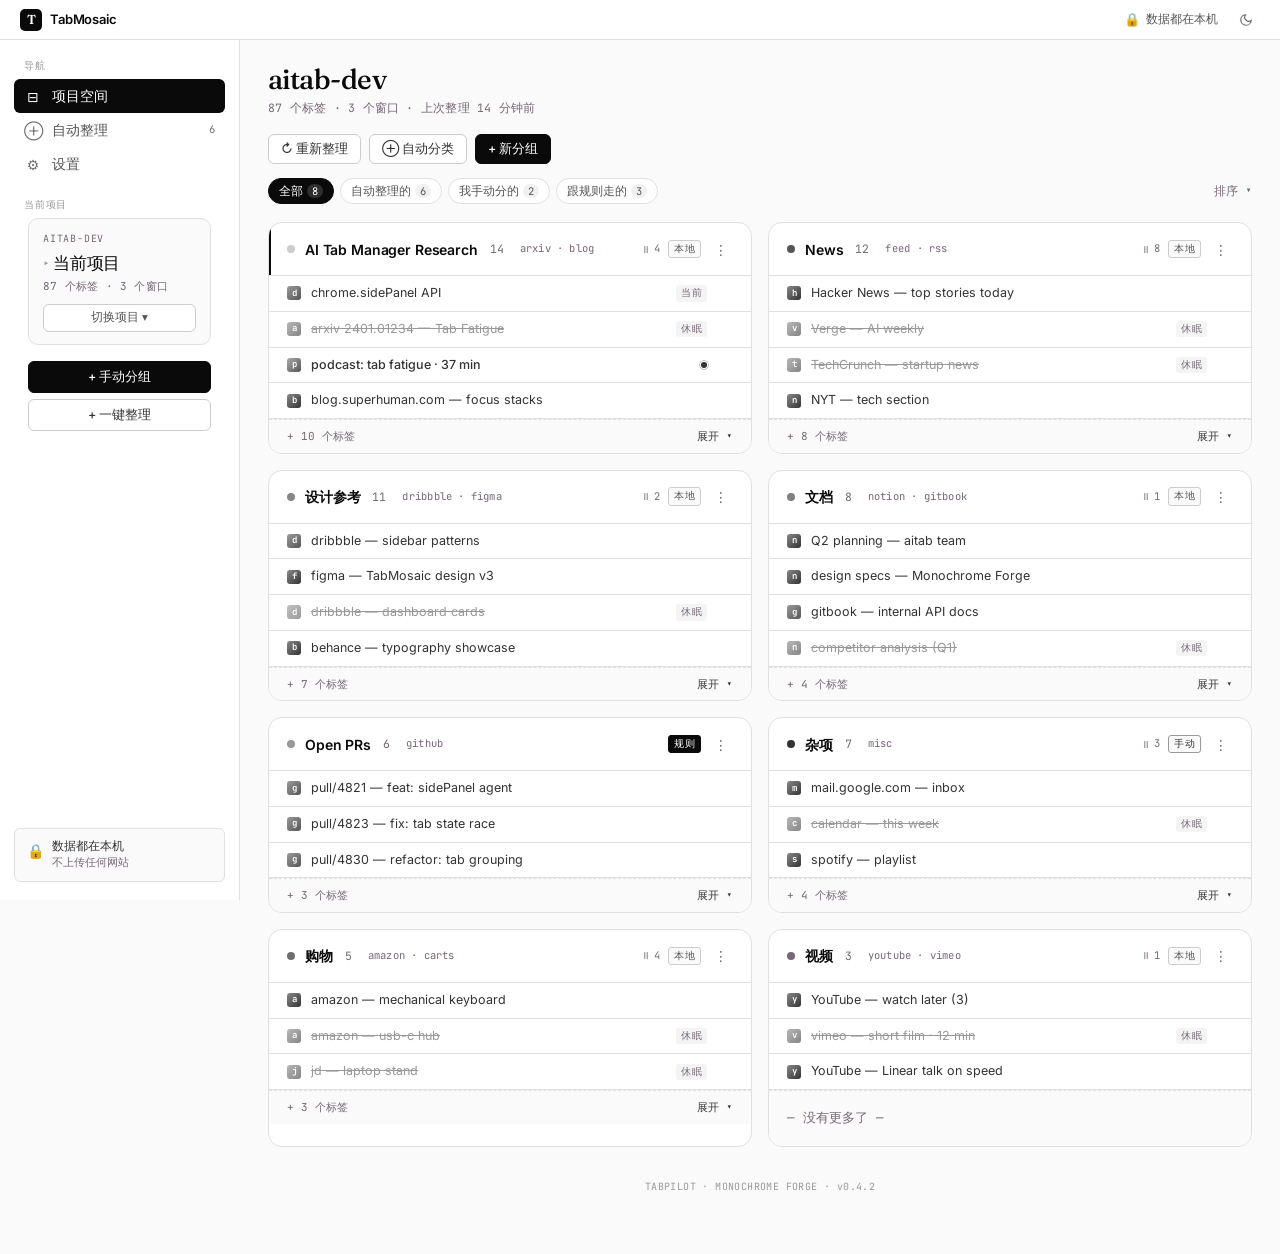
<file: 03_UX/UI_PROTOTYPES/02-dashboard.html>
<!doctype html>
<html lang="zh-CN" data-theme="light">
<head>
<meta charset="utf-8" />
<meta name="viewport" content="width=device-width,initial-scale=1" />
<title>TabMosaic AI — Dashboard</title>
<meta name="description" content="TabMosaic AI Dashboard — 项目空间,自动整理,设置。" />
<link rel="preconnect" href="https://fonts.googleapis.com" />
<link rel="preconnect" href="https://fonts.gstatic.com" crossorigin />
<link href="https://fonts.googleapis.com/css2?family=Fraunces:opsz,wght@9..144,400;9..144,500;9..144,600&family=Inter:wght@400;500;600&family=JetBrains+Mono:wght@400;500&display=swap" rel="stylesheet" />
<style>
/* ============================================================
   TabMosaic AI — Dashboard v3
   左侧 sidebar (项目空间 / 自动整理 / 设置 + 当前项目 + 操作 + 隐私)
   右侧主区(默认:项目空间 — group 卡片网格,每个 group 默认展开 tabs 列表)
   ============================================================ */
*,*::before,*::after{box-sizing:border-box}
html,body{margin:0;padding:0;height:100%}
button{font:inherit;color:inherit;background:none;border:0;cursor:pointer;padding:0}
input,textarea,select{font:inherit;color:inherit}
ul,ol{list-style:none;margin:0;padding:0}
a{color:inherit;text-decoration:none}

:root{
  --n-0:#FFF;--n-50:#FAFAFA;--n-100:#F4F4F4;--n-150:#ECECEC;--n-200:#E0E0E0;
  --n-300:#CCC;--n-400:#999;--n-500:#767;--n-600:#555;--n-700:#333;--n-800:#1A1A1A;--n-900:#0A0A0A;--n-1000:#000;
  --g-0:#CCC;--g-1:#999;--g-2:#888;--g-3:#808080;--g-4:#6E6E6E;--g-5:#555;--g-6:#767;--g-7:#333;
  --font-display:"Fraunces","Source Serif Pro","Songti SC",Georgia,serif;
  --font-sans:"Inter",-apple-system,"PingFang SC","SF Pro Text",system-ui,sans-serif;
  --font-mono:"JetBrains Mono","SF Mono",ui-monospace,monospace;
  --s-1:4px;--s-2:8px;--s-3:12px;--s-4:16px;--s-5:24px;--s-6:32px;--s-7:48px;--s-8:64px;
  --r-sm:4px;--r-md:6px;--r-lg:10px;--r-xl:14px;--r-pill:999px;
  --shadow-1:0 1px 0 0 var(--n-200);
  --shadow-2:0 1px 2px 0 rgba(0,0,0,.04),0 4px 8px -2px rgba(0,0,0,.06);
  --shadow-3:0 8px 24px -8px rgba(0,0,0,.12);
  --ease:cubic-bezier(.16,1,.3,1);
  --dur-fast:150ms;--dur-base:240ms;
  --bg:var(--n-50);--panel:var(--n-0);--line:var(--n-200);--line-2:var(--n-300);
}
[data-theme="dark"]{
  --bg:#0B0B0B;--panel:#141414;--line:#262626;--line-2:#3A3A3A;
  --n-0:#141414;--n-50:#0B0B0B;--n-100:#171717;--n-150:#1F1F1F;--n-200:#262626;--n-300:#3A3A3A;--n-400:#555;--n-500:#767;--n-600:#999;--n-700:#CCC;--n-800:#E0E0E0;--n-900:#F4F4F4;--n-1000:#FFF;
}
body{background:var(--bg);color:var(--n-900);font-family:var(--font-sans);font-size:13px;line-height:1.5;-webkit-font-smoothing:antialiased}

/* ===== Top bar (minimal) ===== */
.topbar{
  height:40px;background:var(--panel);
  border-bottom:1px solid var(--line);
  display:flex;align-items:center;padding:0 20px;gap:14px;
  position:sticky;top:0;z-index:30;
}
.topbar .brand{display:flex;align-items:center;gap:8px;font-weight:600;font-size:13px;letter-spacing:-.01em}
.topbar .brand-mark{
  width:22px;height:22px;background:var(--n-900);border-radius:5px;
  display:grid;place-items:center;color:#FFF;font-family:var(--font-display);font-size:13px;font-weight:600;
}
.topbar .privacy{
  margin-left:auto;display:flex;align-items:center;gap:6px;
  font-size:11.5px;color:var(--n-600);
}
.topbar .privacy .lock{color:var(--n-700);font-size:13px}
.topbar .theme{
  width:28px;height:28px;border-radius:5px;display:grid;place-items:center;color:var(--n-500);
  transition:all var(--dur-fast) var(--ease);
}
.topbar .theme:hover{background:var(--n-100);color:var(--n-900)}

/* ===== Layout ===== */
.shell{
  display:grid;
  grid-template-columns:240px 1fr;
  min-height:calc(100vh - 40px);
}

/* ===== Sidebar (left) ===== */
aside{
  background:var(--panel);
  border-right:1px solid var(--line);
  padding:18px 0;
  display:flex;flex-direction:column;
  height:calc(100vh - 40px);
  position:sticky;top:40px;
  overflow-y:auto;
}
.nav-section{padding:0 14px;margin-bottom:16px}
.nav-label{
  font-family:var(--font-mono);font-size:10px;letter-spacing:.08em;text-transform:uppercase;
  color:var(--n-400);padding:0 10px;margin-bottom:6px;
}
.nav-item{
  display:flex;align-items:center;gap:10px;
  height:34px;padding:0 10px;border-radius:var(--r-md);
  color:var(--n-600);font-size:13.5px;cursor:pointer;
  transition:all var(--dur-fast) var(--ease);
  position:relative;
}
.nav-item:hover{background:var(--n-100);color:var(--n-900)}
.nav-item.active{background:var(--n-900);color:#FFF}
.nav-item .ic{font-size:14px;width:18px;text-align:center;flex:0 0 auto;opacity:.85}
.nav-item.active .ic{opacity:1}
.nav-item .count{margin-left:auto;font-family:var(--font-mono);font-size:10.5px;color:var(--n-500)}
.nav-item.active .count{color:rgba(255,255,255,.6)}
.nav-item .kbd{margin-left:auto;font-family:var(--font-mono);font-size:10px;color:var(--n-400);background:var(--n-100);padding:1px 5px;border-radius:3px}
.nav-item.active .kbd{color:rgba(255,255,255,.6);background:rgba(255,255,255,.12)}

/* Workspace card */
.workspace-card{
  margin:0 14px;padding:12px 14px;
  background:var(--n-50);border:1px solid var(--line);border-radius:var(--r-lg);
}
.workspace-card .wl{font-family:var(--font-mono);font-size:10px;letter-spacing:.08em;text-transform:uppercase;color:var(--n-500);margin-bottom:4px}
.workspace-card .wn{font-family:var(--font-display);font-size:17px;font-weight:500;letter-spacing:-.01em;display:flex;align-items:center;gap:4px;margin-bottom:2px}
.workspace-card .wn::before{content:"▸";color:var(--n-400);font-size:12px}
.workspace-card .wm{font-family:var(--font-mono);font-size:11px;color:var(--n-500);margin-bottom:10px;letter-spacing:.02em}
.workspace-card .switch{
  width:100%;height:28px;display:flex;align-items:center;justify-content:center;gap:4px;
  font-size:11.5px;color:var(--n-600);background:var(--panel);border:1px solid var(--line-2);border-radius:var(--r-md);
  transition:all var(--dur-fast) var(--ease);cursor:pointer;
}
.workspace-card .switch:hover{background:var(--n-100);color:var(--n-900)}

/* CTAs */
.cta-block{padding:0 14px;display:flex;flex-direction:column;gap:6px;margin-bottom:16px}
.cta{
  height:32px;display:flex;align-items:center;justify-content:center;gap:6px;
  font-size:12.5px;font-weight:500;border-radius:var(--r-md);
  border:1px solid var(--line-2);background:var(--panel);color:var(--n-700);
  transition:all var(--dur-fast) var(--ease);cursor:pointer;
}
.cta:hover{background:var(--n-100);color:var(--n-900);border-color:var(--n-400)}
.cta.primary{background:var(--n-900);color:#FFF;border-color:var(--n-900)}
.cta.primary:hover{background:var(--n-700);border-color:var(--n-700);color:#FFF}

/* Privacy note */
.privacy-note{
  margin:auto 14px 0;padding:10px 12px;
  background:var(--n-50);border:1px solid var(--line);border-radius:var(--r-md);
  display:flex;gap:8px;align-items:flex-start;
}
.privacy-note .lock{color:var(--n-700);font-size:14px;flex:0 0 auto;margin-top:1px}
.privacy-note .pt{font-size:11.5px;color:var(--n-700);font-weight:500;line-height:1.3;margin-bottom:2px}
.privacy-note .ps{font-size:10.5px;color:var(--n-500);line-height:1.4}

/* ===== Main ===== */
main{padding:24px 28px 60px;max-width:100%;overflow-x:hidden}
.page-head{margin-bottom:18px}
.page-title{font-family:var(--font-display);font-size:28px;font-weight:500;letter-spacing:-.02em;line-height:1.1;margin:0 0 4px}
.page-sub{font-family:var(--font-mono);font-size:11.5px;color:var(--n-500);letter-spacing:.02em;margin:0}

.page-actions{display:flex;align-items:center;gap:8px;margin:18px 0 14px;flex-wrap:wrap}
.btn{
  height:30px;padding:0 12px;border-radius:var(--r-md);font-size:12.5px;font-weight:500;
  display:inline-flex;align-items:center;gap:6px;
  border:1px solid var(--line-2);background:var(--panel);color:var(--n-700);
  transition:all var(--dur-fast) var(--ease);cursor:pointer;
}
.btn:hover{background:var(--n-100);color:var(--n-900);border-color:var(--n-400)}
.btn-primary{background:var(--n-900);color:#FFF;border-color:var(--n-900)}
.btn-primary:hover{background:var(--n-700);color:#FFF;border-color:var(--n-700)}
.btn .kbd{font-family:var(--font-mono);font-size:10px;opacity:.6;margin-left:4px;background:rgba(0,0,0,.06);padding:1px 4px;border-radius:3px}
.btn-primary .kbd{background:rgba(255,255,255,.15);opacity:.9}

.filter-chips{display:flex;align-items:center;gap:6px;flex-wrap:wrap;margin-bottom:18px}
.chip{
  display:inline-flex;align-items:center;gap:4px;height:26px;padding:0 10px;
  font-size:12px;border:1px solid var(--line);border-radius:var(--r-pill);
  background:var(--panel);color:var(--n-600);
  transition:all var(--dur-fast) var(--ease);cursor:pointer;
}
.chip:hover{background:var(--n-100);color:var(--n-900)}
.chip.active{background:var(--n-900);color:#FFF;border-color:var(--n-900)}
.chip .ct{font-family:var(--font-mono);font-size:10.5px;background:rgba(0,0,0,.06);padding:0 5px;border-radius:8px;line-height:14px}
.chip.active .ct{background:rgba(255,255,255,.15)}
.sort{margin-left:auto;display:flex;align-items:center;gap:4px;font-size:12px;color:var(--n-500);font-family:var(--font-mono)}

/* ===== Group cards grid ===== */
.group-grid{
  display:grid;grid-template-columns:repeat(2,1fr);gap:16px;
}
@media (max-width:1100px){.group-grid{grid-template-columns:1fr}}

.gcard{
  background:var(--panel);border:1px solid var(--line);border-radius:var(--r-xl);
  overflow:hidden;display:flex;flex-direction:column;
  transition:all var(--dur-base) var(--ease);
}
.gcard:hover{border-color:var(--n-400);box-shadow:var(--shadow-2)}
.gcard-head{
  display:flex;align-items:center;gap:10px;
  padding:14px 18px;border-bottom:1px solid var(--line);
  position:relative;
}
.gcard:hover .gcard-head::before{opacity:1}
.gcard-head::before{
  content:"";position:absolute;left:0;top:0;bottom:0;width:2px;background:var(--n-900);
  opacity:0;transition:opacity var(--dur-fast) var(--ease);
}
.gcard.active .gcard-head::before{opacity:1}
.gcard .dot{width:8px;height:8px;border-radius:50%;background:var(--n-400);flex:0 0 auto}
.gcard .dot.g-0{background:var(--g-0)}.gcard .dot.g-1{background:var(--g-1)}.gcard .dot.g-2{background:var(--g-2)}.gcard .dot.g-3{background:var(--g-3)}.gcard .dot.g-4{background:var(--g-4)}.gcard .dot.g-5{background:var(--g-5)}.gcard .dot.g-6{background:var(--g-6)}.gcard .dot.g-7{background:var(--g-7)}
.gcard .gn{font-size:14px;font-weight:600;letter-spacing:-.01em;flex:0 0 auto}
.gcard .gcount{font-family:var(--font-mono);font-size:11.5px;color:var(--n-500);margin-left:2px;flex:0 0 auto}
.gcard .gsource{font-family:var(--font-mono);font-size:10.5px;color:var(--n-500);letter-spacing:.02em;margin-left:6px;flex:0 0 auto}
.gcard .gmeta{margin-left:auto;display:flex;align-items:center;gap:8px}
.gcard .susp{font-family:var(--font-mono);font-size:10.5px;color:var(--n-500);display:flex;align-items:center;gap:3px}
.gcard .susp::before{content:"⏸";font-size:10px;opacity:.7}
.gcard .gmenu{color:var(--n-500);font-size:14px;width:24px;height:24px;display:grid;place-items:center;border-radius:4px;transition:all var(--dur-fast) var(--ease);cursor:pointer;flex:0 0 auto}
.gcard .gmenu:hover{background:var(--n-100);color:var(--n-900)}

/* source tag (rule / local / manual) */
.stag{
  font-family:var(--font-mono);font-size:9.5px;letter-spacing:.04em;
  border:1px solid var(--line-2);border-radius:3px;
  color:var(--n-600);background:var(--n-50);
  padding:1px 5px;text-transform:uppercase;
}
.stag.rule{background:var(--n-900);color:#FFF;border-color:var(--n-900)}
.stag.manual{border-color:var(--n-400);color:var(--n-700)}

/* expanded tab list */
.gcard-body{padding:0}
.tabrow{
  display:grid;grid-template-columns:auto 1fr auto;gap:10px;align-items:center;
  padding:8px 18px;font-size:12.5px;
  border-bottom:1px solid var(--line);
  transition:background var(--dur-fast) var(--ease);
}
.tabrow:last-child{border-bottom:0}
.tabrow:hover{background:var(--n-50)}
.tabrow .fav{
  width:14px;height:14px;border-radius:3px;background:var(--n-300);flex:0 0 auto;
  display:grid;place-items:center;font-family:var(--font-mono);font-size:9px;color:#FFF;font-weight:600;
}
.tabrow .fav.g{background:linear-gradient(135deg,#999,#555)}
.tabrow .fav.r{background:linear-gradient(135deg,#888,#333)}
.tabrow .fav.b{background:linear-gradient(135deg,#888,#333)}
.tabrow .fav.y{background:linear-gradient(135deg,#AAA,#555)}
.tabrow .ttl{white-space:nowrap;overflow:hidden;text-overflow:ellipsis;color:var(--n-700)}
.tabrow.suspended .ttl{opacity:.5;text-decoration:line-through}
.tabrow.suspended .fav{filter:grayscale(1) opacity(.6)}
.tabrow.audible .ttl{font-weight:500}
.tabrow .right{display:flex;align-items:center;gap:8px;flex:0 0 auto}
.tabrow .badge{font-family:var(--font-mono);font-size:9.5px;letter-spacing:.04em;background:var(--n-100);padding:1px 5px;border-radius:3px;color:var(--n-500);text-transform:uppercase}
.tabrow .x{color:var(--n-400);font-family:var(--font-mono);font-size:12px;width:18px;height:18px;display:grid;place-items:center;border-radius:3px;opacity:0;transition:all var(--dur-fast) var(--ease)}
.tabrow:hover .x{opacity:1}
.tabrow .x:hover{background:rgba(0,0,0,.08);color:var(--n-900)}
.tabrow.audible .aud-dot{width:6px;height:6px;border-radius:50%;background:var(--n-700);position:relative}
.tabrow.audible .aud-dot::after{content:"";position:absolute;inset:-2px;border-radius:50%;border:1px solid var(--n-700);opacity:.3;animation:ring 1.4s ease-out infinite}
@keyframes ring{0%{transform:scale(.5);opacity:1}100%{transform:scale(1.8);opacity:0}}

.more-row{
  padding:8px 18px;font-family:var(--font-mono);font-size:11px;color:var(--n-500);
  border-top:1px dashed var(--line);background:var(--n-50);
  display:flex;align-items:center;justify-content:space-between;
}
.more-row .open{color:var(--n-700);cursor:pointer}
.more-row .open:hover{color:var(--n-900);text-decoration:underline}

.empty-foot{padding:18px;text-align:center;color:var(--n-500);font-size:12.5px}

/* Page routing */
.page{display:none;animation:fadeIn var(--dur-base) var(--ease)}
.page.active{display:block}
@keyframes fadeIn{from{opacity:0;transform:translateY(4px)}to{opacity:1;transform:translateY(0)}}

/* Rules page (simple) */
.rule-row{
  display:grid;grid-template-columns:auto 1fr auto;gap:14px;align-items:center;
  padding:12px 16px;background:var(--panel);border:1px solid var(--line);border-radius:var(--r-md);
  margin-bottom:6px;
}
.rule-row .ic{width:30px;height:30px;border-radius:var(--r-md);background:var(--n-100);display:grid;place-items:center;font-family:var(--font-mono);font-size:14px;color:var(--n-600)}
.rule-row .rt{font-size:13px;font-weight:500;margin-bottom:2px}
.rule-row .rc{font-family:var(--font-mono);font-size:11px;color:var(--n-500)}
.toggle{width:32px;height:18px;background:var(--n-200);border-radius:9px;position:relative;cursor:pointer;transition:background var(--dur-fast) var(--ease);flex:0 0 auto}
.toggle::after{content:"";position:absolute;top:2px;left:2px;width:14px;height:14px;background:#FFF;border-radius:50%;transition:transform var(--dur-fast) var(--ease);box-shadow:0 1px 2px rgba(0,0,0,.2)}
.toggle.on{background:var(--n-900)}
.toggle.on::after{transform:translateX(14px)}

/* Settings page */
.set-section{background:var(--panel);border:1px solid var(--line);border-radius:var(--r-lg);padding:18px 20px;margin-bottom:12px}
.set-section h3{font-size:14px;font-weight:600;margin:0 0 12px;letter-spacing:-.01em}
.set-row{display:grid;grid-template-columns:1fr auto;gap:14px;align-items:center;padding:10px 0;border-bottom:1px solid var(--line)}
.set-row:last-child{border-bottom:0}
.set-row .lbl{font-size:13px;font-weight:500}
.set-row .hint{font-size:11.5px;color:var(--n-500);margin-top:2px}
.kbd{font-family:var(--font-mono);font-size:10.5px;background:var(--n-100);border:1px solid var(--line);padding:3px 7px;border-radius:4px;color:var(--n-700)}

/* Theme switch */
.theme-btn{position:fixed;bottom:16px;right:16px;z-index:100;width:36px;height:36px;border-radius:50%;background:var(--n-900);color:#FFF;display:grid;place-items:center;box-shadow:var(--shadow-3);border:0;cursor:pointer}

.foot{font-family:var(--font-mono);font-size:10px;color:var(--n-400);text-align:center;padding:32px 0 0;letter-spacing:.04em}
</style>
</head>
<body>

<!-- ============ TOP BAR ============ -->
<header class="topbar">
  <div class="brand">
    <div class="brand-mark">T</div>
    <span>TabMosaic</span>
  </div>
  <div style="margin-left:auto"></div>
  <div class="privacy">
    <span class="lock">🔒</span>
    <span>数据都在本机</span>
  </div>
  <button class="theme" id="themeBtn" title="切换主题">
    <svg width="14" height="14" viewBox="0 0 24 24" fill="none" stroke="currentColor" stroke-width="2"><path d="M21 12.79A9 9 0 1 1 11.21 3 7 7 0 0 0 21 12.79z"/></svg>
  </button>
</header>

<div class="shell">

  <!-- ============ LEFT SIDEBAR ============ -->
  <aside>
    <div class="nav-section">
      <div class="nav-label">导航</div>
      <div class="nav-item active" data-page="workspaces">
        <span class="ic">⊟</span>项目空间
      </div>
      <div class="nav-item" data-page="rules">
        <span class="ic">⊕</span>自动整理 <span class="count">6</span>
      </div>
      <div class="nav-item" data-page="settings">
        <span class="ic">⚙</span>设置
      </div>
    </div>

    <div class="nav-section">
      <div class="nav-label">当前项目</div>
      <div class="workspace-card">
        <div class="wl">aitab-dev</div>
        <div class="wn">当前项目</div>
        <div class="wm">87 个标签 · 3 个窗口</div>
        <button class="switch">切换项目 ▾</button>
      </div>
    </div>

    <div class="nav-section">
      <div class="cta-block">
        <button class="cta primary">+ 手动分组</button>
        <button class="cta">+ 一键整理</button>
      </div>
    </div>

    <div class="privacy-note">
      <span class="lock">🔒</span>
      <div>
        <div class="pt">数据都在本机</div>
        <div class="ps">不上传任何网站</div>
      </div>
    </div>
  </aside>

  <!-- ============ MAIN ============ -->
  <main>

    <!-- ===== Page: 项目空间 (workspaces) ===== -->
    <section class="page active" data-page="workspaces">
      <div class="page-head">
        <h1 class="page-title">aitab-dev</h1>
        <p class="page-sub">87 个标签 · 3 个窗口 · 上次整理 14 分钟前</p>
      </div>

      <div class="page-actions">
        <button class="btn">↻ 重新整理</button>
        <button class="btn">⊕ 自动分类</button>
        <button class="btn-primary btn">+ 新分组</button>
      </div>

      <div class="filter-chips">
        <span class="chip active">全部 <span class="ct">8</span></span>
        <span class="chip">自动整理的 <span class="ct">6</span></span>
        <span class="chip">我手动分的 <span class="ct">2</span></span>
        <span class="chip">跟规则走的 <span class="ct">3</span></span>
        <span class="sort">排序 ▾</span>
      </div>

      <div class="group-grid">

        <!-- Group 1 -->
        <div class="gcard active">
          <div class="gcard-head">
            <span class="dot g-0"></span>
            <span class="gn">AI Tab Manager Research</span>
            <span class="gcount">14</span>
            <span class="gsource">arxiv · blog</span>
            <span class="gmeta">
              <span class="susp">4</span>
              <span class="stag">本地</span>
              <span class="gmenu">⋮</span>
            </span>
          </div>
          <div class="gcard-body">
            <div class="tabrow">
              <span class="fav g">d</span>
              <span class="ttl">chrome.sidePanel API</span>
              <div class="right"><span class="badge">当前</span><span class="x">✕</span></div>
            </div>
            <div class="tabrow suspended">
              <span class="fav r">a</span>
              <span class="ttl">arxiv 2401.01234 — Tab Fatigue</span>
              <div class="right"><span class="badge">休眠</span><span class="x">✕</span></div>
            </div>
            <div class="tabrow audible">
              <span class="fav y">p</span>
              <span class="ttl">podcast: tab fatigue · 37 min</span>
              <div class="right"><span class="aud-dot"></span><span class="x">✕</span></div>
            </div>
            <div class="tabrow">
              <span class="fav b">b</span>
              <span class="ttl">blog.superhuman.com — focus stacks</span>
              <div class="right"><span class="x">✕</span></div>
            </div>
            <div class="more-row">
              <span>+ 10 个标签</span>
              <span class="open">展开 ▾</span>
            </div>
          </div>
        </div>

        <!-- Group 2 -->
        <div class="gcard">
          <div class="gcard-head">
            <span class="dot g-5"></span>
            <span class="gn">News</span>
            <span class="gcount">12</span>
            <span class="gsource">feed · rss</span>
            <span class="gmeta">
              <span class="susp">8</span>
              <span class="stag">本地</span>
              <span class="gmenu">⋮</span>
            </span>
          </div>
          <div class="gcard-body">
            <div class="tabrow">
              <span class="fav b">h</span>
              <span class="ttl">Hacker News — top stories today</span>
              <div class="right"><span class="x">✕</span></div>
            </div>
            <div class="tabrow suspended">
              <span class="fav b">v</span>
              <span class="ttl">Verge — AI weekly</span>
              <div class="right"><span class="badge">休眠</span><span class="x">✕</span></div>
            </div>
            <div class="tabrow suspended">
              <span class="fav b">t</span>
              <span class="ttl">TechCrunch — startup news</span>
              <div class="right"><span class="badge">休眠</span><span class="x">✕</span></div>
            </div>
            <div class="tabrow">
              <span class="fav b">n</span>
              <span class="ttl">NYT — tech section</span>
              <div class="right"><span class="x">✕</span></div>
            </div>
            <div class="more-row">
              <span>+ 8 个标签</span>
              <span class="open">展开 ▾</span>
            </div>
          </div>
        </div>

        <!-- Group 3 -->
        <div class="gcard">
          <div class="gcard-head">
            <span class="dot g-2"></span>
            <span class="gn">设计参考</span>
            <span class="gcount">11</span>
            <span class="gsource">dribbble · figma</span>
            <span class="gmeta">
              <span class="susp">2</span>
              <span class="stag">本地</span>
              <span class="gmenu">⋮</span>
            </span>
          </div>
          <div class="gcard-body">
            <div class="tabrow">
              <span class="fav g">d</span>
              <span class="ttl">dribbble — sidebar patterns</span>
              <div class="right"><span class="x">✕</span></div>
            </div>
            <div class="tabrow">
              <span class="fav b">f</span>
              <span class="ttl">figma — TabMosaic design v3</span>
              <div class="right"><span class="x">✕</span></div>
            </div>
            <div class="tabrow suspended">
              <span class="fav g">d</span>
              <span class="ttl">dribbble — dashboard cards</span>
              <div class="right"><span class="badge">休眠</span><span class="x">✕</span></div>
            </div>
            <div class="tabrow">
              <span class="fav b">b</span>
              <span class="ttl">behance — typography showcase</span>
              <div class="right"><span class="x">✕</span></div>
            </div>
            <div class="more-row">
              <span>+ 7 个标签</span>
              <span class="open">展开 ▾</span>
            </div>
          </div>
        </div>

        <!-- Group 4 -->
        <div class="gcard">
          <div class="gcard-head">
            <span class="dot g-3"></span>
            <span class="gn">文档</span>
            <span class="gcount">8</span>
            <span class="gsource">notion · gitbook</span>
            <span class="gmeta">
              <span class="susp">1</span>
              <span class="stag">本地</span>
              <span class="gmenu">⋮</span>
            </span>
          </div>
          <div class="gcard-body">
            <div class="tabrow">
              <span class="fav b">n</span>
              <span class="ttl">Q2 planning — aitab team</span>
              <div class="right"><span class="x">✕</span></div>
            </div>
            <div class="tabrow">
              <span class="fav b">n</span>
              <span class="ttl">design specs — Monochrome Forge</span>
              <div class="right"><span class="x">✕</span></div>
            </div>
            <div class="tabrow">
              <span class="fav g">g</span>
              <span class="ttl">gitbook — internal API docs</span>
              <div class="right"><span class="x">✕</span></div>
            </div>
            <div class="tabrow suspended">
              <span class="fav b">n</span>
              <span class="ttl">competitor analysis (Q1)</span>
              <div class="right"><span class="badge">休眠</span><span class="x">✕</span></div>
            </div>
            <div class="more-row">
              <span>+ 4 个标签</span>
              <span class="open">展开 ▾</span>
            </div>
          </div>
        </div>

        <!-- Group 5 (rule-driven) -->
        <div class="gcard">
          <div class="gcard-head">
            <span class="dot g-1"></span>
            <span class="gn">Open PRs</span>
            <span class="gcount">6</span>
            <span class="gsource">github</span>
            <span class="gmeta">
              <span class="stag rule">规则</span>
              <span class="gmenu">⋮</span>
            </span>
          </div>
          <div class="gcard-body">
            <div class="tabrow">
              <span class="fav g">g</span>
              <span class="ttl">pull/4821 — feat: sidePanel agent</span>
              <div class="right"><span class="x">✕</span></div>
            </div>
            <div class="tabrow">
              <span class="fav g">g</span>
              <span class="ttl">pull/4823 — fix: tab state race</span>
              <div class="right"><span class="x">✕</span></div>
            </div>
            <div class="tabrow">
              <span class="fav g">g</span>
              <span class="ttl">pull/4830 — refactor: tab grouping</span>
              <div class="right"><span class="x">✕</span></div>
            </div>
            <div class="more-row">
              <span>+ 3 个标签</span>
              <span class="open">展开 ▾</span>
            </div>
          </div>
        </div>

        <!-- Group 6 (manual) -->
        <div class="gcard">
          <div class="gcard-head">
            <span class="dot g-7"></span>
            <span class="gn">杂项</span>
            <span class="gcount">7</span>
            <span class="gsource">misc</span>
            <span class="gmeta">
              <span class="susp">3</span>
              <span class="stag manual">手动</span>
              <span class="gmenu">⋮</span>
            </span>
          </div>
          <div class="gcard-body">
            <div class="tabrow">
              <span class="fav b">m</span>
              <span class="ttl">mail.google.com — inbox</span>
              <div class="right"><span class="x">✕</span></div>
            </div>
            <div class="tabrow suspended">
              <span class="fav b">c</span>
              <span class="ttl">calendar — this week</span>
              <div class="right"><span class="badge">休眠</span><span class="x">✕</span></div>
            </div>
            <div class="tabrow">
              <span class="fav b">s</span>
              <span class="ttl">spotify — playlist</span>
              <div class="right"><span class="x">✕</span></div>
            </div>
            <div class="more-row">
              <span>+ 4 个标签</span>
              <span class="open">展开 ▾</span>
            </div>
          </div>
        </div>

        <!-- Group 7 -->
        <div class="gcard">
          <div class="gcard-head">
            <span class="dot g-4"></span>
            <span class="gn">购物</span>
            <span class="gcount">5</span>
            <span class="gsource">amazon · carts</span>
            <span class="gmeta">
              <span class="susp">4</span>
              <span class="stag">本地</span>
              <span class="gmenu">⋮</span>
            </span>
          </div>
          <div class="gcard-body">
            <div class="tabrow">
              <span class="fav b">a</span>
              <span class="ttl">amazon — mechanical keyboard</span>
              <div class="right"><span class="x">✕</span></div>
            </div>
            <div class="tabrow suspended">
              <span class="fav b">a</span>
              <span class="ttl">amazon — usb-c hub</span>
              <div class="right"><span class="badge">休眠</span><span class="x">✕</span></div>
            </div>
            <div class="tabrow suspended">
              <span class="fav b">j</span>
              <span class="ttl">jd — laptop stand</span>
              <div class="right"><span class="badge">休眠</span><span class="x">✕</span></div>
            </div>
            <div class="more-row">
              <span>+ 3 个标签</span>
              <span class="open">展开 ▾</span>
            </div>
          </div>
        </div>

        <!-- Group 8 -->
        <div class="gcard">
          <div class="gcard-head">
            <span class="dot g-6"></span>
            <span class="gn">视频</span>
            <span class="gcount">3</span>
            <span class="gsource">youtube · vimeo</span>
            <span class="gmeta">
              <span class="susp">1</span>
              <span class="stag">本地</span>
              <span class="gmenu">⋮</span>
            </span>
          </div>
          <div class="gcard-body">
            <div class="tabrow">
              <span class="fav r">y</span>
              <span class="ttl">YouTube — watch later (3)</span>
              <div class="right"><span class="x">✕</span></div>
            </div>
            <div class="tabrow suspended">
              <span class="fav b">v</span>
              <span class="ttl">vimeo — short film · 12 min</span>
              <div class="right"><span class="badge">休眠</span><span class="x">✕</span></div>
            </div>
            <div class="tabrow">
              <span class="fav r">y</span>
              <span class="ttl">YouTube — Linear talk on speed</span>
              <div class="right"><span class="x">✕</span></div>
            </div>
            <div class="more-row empty-foot">
              <span>— 没有更多了 —</span>
            </div>
          </div>
        </div>

      </div>

      <div class="foot">TABPILOT · MONOCHROME FORGE · v0.4.2</div>
    </section>

    <!-- ===== Page: 自动整理 (rules) ===== -->
    <section class="page" data-page="rules">
      <div class="page-head">
        <h1 class="page-title">自动整理</h1>
        <p class="page-sub">6 条规则在跑 · 1 条暂停</p>
      </div>
      <div class="page-actions">
        <button class="btn-primary btn">+ 新规则</button>
      </div>

      <div style="margin-top:14px">
        <div class="rule-row">
          <div class="ic">⊕</div>
          <div>
            <div class="rt">把 GitHub PR 单独分组</div>
            <div class="rc">如果 网址包含 github.com/*/pull/* → 加到 "Open PRs"</div>
          </div>
          <div class="toggle on"></div>
        </div>
        <div class="rule-row">
          <div class="ic">⏸</div>
          <div>
            <div class="rt">30 分钟没动就休眠</div>
            <div class="rc">如果 标签空闲超过 30 分钟 且 没有声音 → 休眠</div>
          </div>
          <div class="toggle on"></div>
        </div>
        <div class="rule-row">
          <div class="ic">⌫</div>
          <div>
            <div class="rt">关掉重复的标签</div>
            <div class="rc">如果 两个标签同网址 → 关闭较早的</div>
          </div>
          <div class="toggle on"></div>
        </div>
        <div class="rule-row">
          <div class="ic">⊘</div>
          <div>
            <div class="rt">隐身模式跳过</div>
            <div class="rc">如果 隐身窗口 → 不读取、不整理、不总结</div>
          </div>
          <div class="toggle on"></div>
        </div>
        <div class="rule-row">
          <div class="ic">⌗</div>
          <div>
            <div class="rt">YouTube watch-later 自动分组</div>
            <div class="rc">如果 网址是 youtube.com/watch* 且 在 watch-later 列表 → 加到 "视频"</div>
          </div>
          <div class="toggle"></div>
        </div>
        <div class="rule-row">
          <div class="ic">⌖</div>
          <div>
            <div class="rt">购物标签 7 天后关闭</div>
            <div class="rc">如果 在 "购物" 分组 且 超过 7 天 → 关闭</div>
          </div>
          <div class="toggle"></div>
        </div>
      </div>
    </section>

    <!-- ===== Page: 设置 (settings) ===== -->
    <section class="page" data-page="settings">
      <div class="page-head">
        <h1 class="page-title">设置</h1>
        <p class="page-sub">隐私 · 快捷键 · 账号</p>
      </div>

      <div class="set-section">
        <h3>隐私</h3>
        <div class="set-row">
          <div>
            <div class="lbl">读取页面内容</div>
            <div class="hint">关闭后,总结和聊天功能不可用</div>
          </div>
          <div class="toggle on"></div>
        </div>
        <div class="set-row">
          <div>
            <div class="lbl">允许隐身模式</div>
            <div class="hint">关闭时,隐身窗口不被 TabMosaic 访问</div>
          </div>
          <div class="toggle"></div>
        </div>
        <div class="set-row">
          <div>
            <div class="lbl">跳过这些网站</div>
            <div class="hint">bank.com · *.health · 2 个更多</div>
          </div>
          <button class="btn">编辑</button>
        </div>
      </div>

      <div class="set-section">
        <h3>快捷键</h3>
        <div class="set-row">
          <div class="lbl">一键整理</div>
          <span class="kbd">⌘ .</span>
        </div>
        <div class="set-row">
          <div class="lbl">打开侧边栏</div>
          <span class="kbd">⌘ ⇧ Y</span>
        </div>
        <div class="set-row">
          <div class="lbl">命令面板</div>
          <span class="kbd">⌘ K</span>
        </div>
        <div class="set-row">
          <div class="lbl">打开 dashboard</div>
          <span class="kbd">⌘ D</span>
        </div>
      </div>

      <div class="set-section">
        <h3>账号</h3>
        <div class="set-row">
          <div>
            <div class="lbl">免费版</div>
            <div class="hint">87 / 150 标签 · v0.4.2</div>
          </div>
          <button class="btn-primary btn">升级 Pro</button>
        </div>
        <div class="set-row">
          <div class="lbl">退出登录</div>
          <button class="btn">退出</button>
        </div>
      </div>
    </section>

  </main>
</div>

<script>
// Page routing
document.querySelectorAll('.nav-item').forEach(n=>{
  n.addEventListener('click',()=>{
    const p = n.dataset.page;
    document.querySelectorAll('.nav-item').forEach(x=>x.classList.remove('active'));
    n.classList.add('active');
    document.querySelectorAll('.page').forEach(x=>x.classList.remove('active'));
    document.querySelector(`.page[data-page="${p}"]`).classList.add('active');
  });
});

// Filter chips
document.querySelectorAll('.chip').forEach(c=>{
  c.addEventListener('click',()=>{
    document.querySelectorAll('.chip').forEach(x=>x.classList.remove('active'));
    c.classList.add('active');
  });
});

// Toggles
document.querySelectorAll('.toggle').forEach(t=>{
  t.addEventListener('click',()=>t.classList.toggle('on'));
});

// Tab close → fade out (demo)
document.querySelectorAll('.tabrow .x').forEach(x=>{
  x.addEventListener('click',e=>{
    e.stopPropagation();
    const r = x.closest('.tabrow');
    r.style.transition = 'all 200ms';
    r.style.opacity = '0';
    setTimeout(()=>r.style.display='none', 200);
  });
});

// Group menu (demo)
document.querySelectorAll('.gmenu').forEach(m=>{
  m.addEventListener('click',e=>{
    e.stopPropagation();
    const card = m.closest('.gcard');
    card.classList.toggle('active');
  });
});

// Theme
document.getElementById('themeBtn').addEventListener('click',()=>{
  const cur = document.documentElement.getAttribute('data-theme');
  document.documentElement.setAttribute('data-theme', cur==='dark'?'light':'dark');
});
</script>
</body>
</html>
</file>
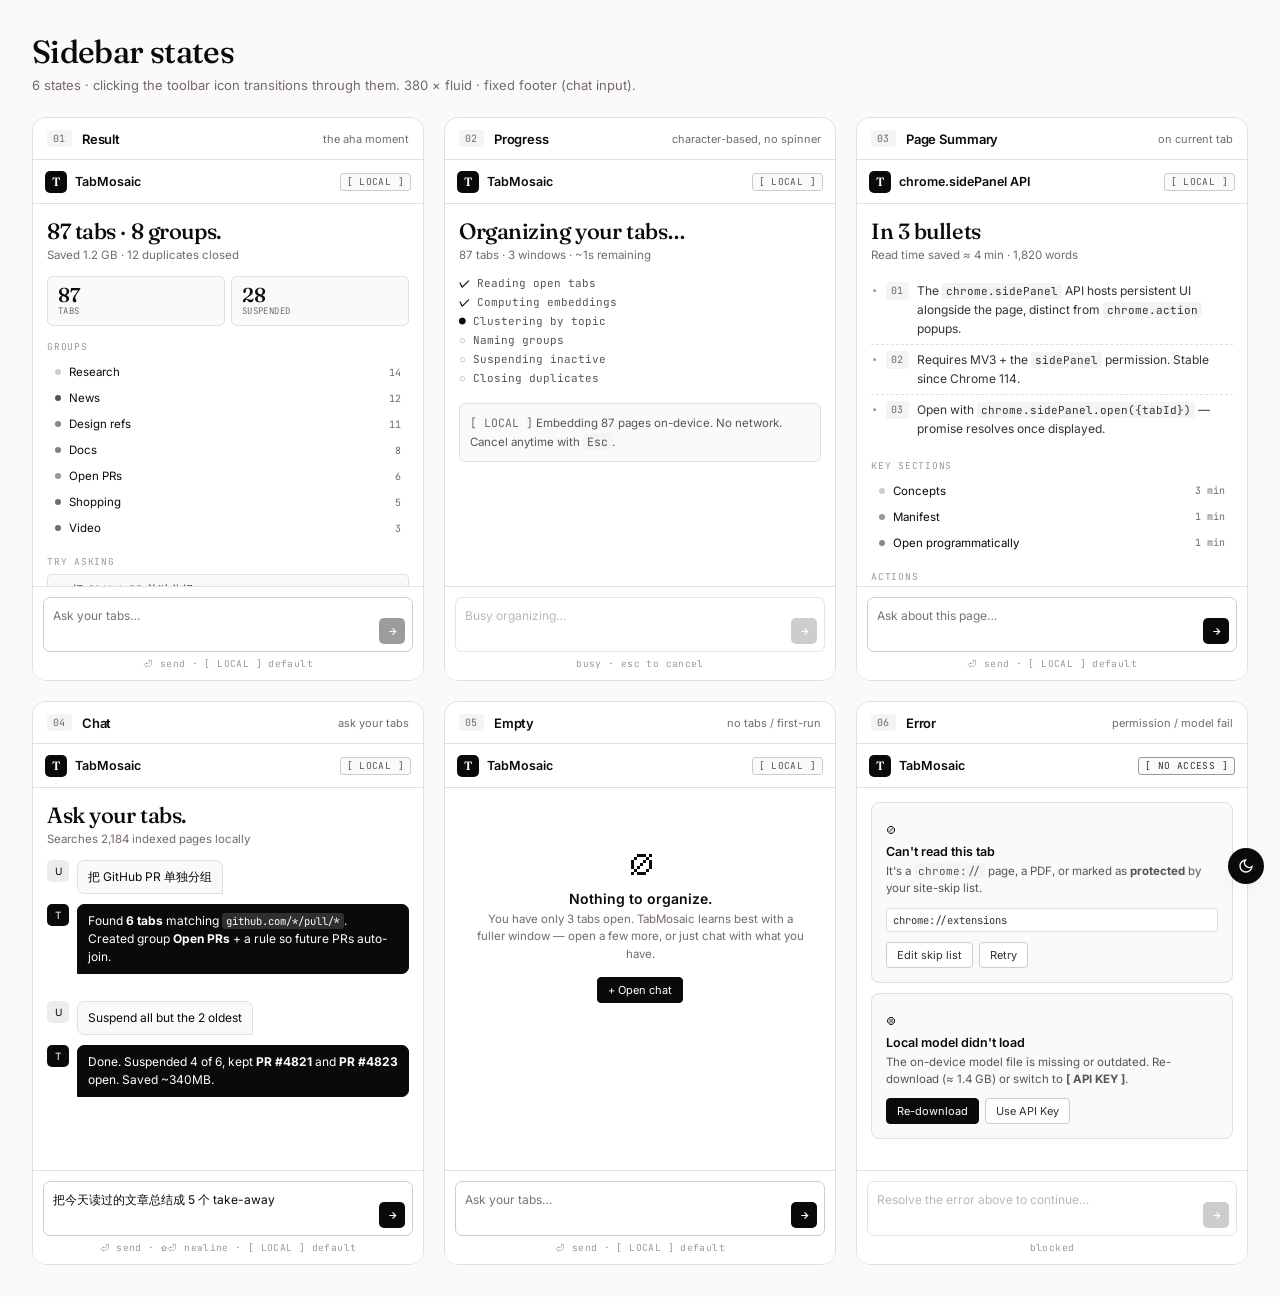
<file: 03_UX/UI_PROTOTYPES/03-sidebar-states.html>
<!doctype html>
<html lang="zh-CN" data-theme="light">
<head>
<meta charset="utf-8" />
<meta name="viewport" content="width=device-width,initial-scale=1" />
<title>TabMosaic AI — Sidebar States</title>
<meta name="description" content="TabMosaic AI sidebar — 6 states: result, progress, summary, chat, empty, error." />
<link rel="preconnect" href="https://fonts.googleapis.com" />
<link rel="preconnect" href="https://fonts.gstatic.com" crossorigin />
<link href="https://fonts.googleapis.com/css2?family=Fraunces:opsz,wght@9..144,400;9..144,500;9..144,600&family=Inter:wght@400;500;600&family=JetBrains+Mono:wght@400;500&display=swap" rel="stylesheet" />
<style>
/* ============================================================
   TabMosaic AI — Sidebar States
   One page showing 6 sidebar states side by side
   ============================================================ */
*,*::before,*::after{box-sizing:border-box}
html,body{margin:0;padding:0}
button{font:inherit;color:inherit;background:none;border:0;cursor:pointer;padding:0}
input,textarea,select{font:inherit;color:inherit}
ul,ol{list-style:none;margin:0;padding:0}
a{color:inherit;text-decoration:none}

:root{
  --n-0:#FFF;--n-50:#FAFAFA;--n-100:#F4F4F4;--n-150:#ECECEC;--n-200:#E0E0E0;
  --n-300:#CCC;--n-400:#999;--n-500:#767;--n-600:#555;--n-700:#333;--n-800:#1A1A1A;--n-900:#0A0A0A;--n-1000:#000;
  --accent:#0A0A0A;--accent-h:#1F1F1F;
  --g-0:#CCC;--g-1:#999;--g-2:#888;--g-3:#808080;--g-4:#6E6E6E;--g-5:#555;--g-6:#767;--g-7:#333;
  --font-display:"Fraunces","Source Serif Pro","Songti SC",Georgia,serif;
  --font-sans:"Inter",-apple-system,"PingFang SC","SF Pro Text",system-ui,sans-serif;
  --font-mono:"JetBrains Mono","SF Mono",ui-monospace,monospace;
  --s-1:4px;--s-2:8px;--s-3:12px;--s-4:16px;--s-5:24px;--s-6:32px;--s-7:48px;--s-8:64px;
  --r-sm:4px;--r-md:6px;--r-lg:10px;--r-xl:14px;--r-pill:999px;
  --shadow-1:0 1px 0 0 var(--n-200);
  --shadow-2:0 1px 2px 0 rgba(0,0,0,.04),0 4px 8px -2px rgba(0,0,0,.06);
  --shadow-3:0 8px 24px -8px rgba(0,0,0,.12);
  --ease:cubic-bezier(.16,1,.3,1);
  --bg:var(--n-50);--panel:var(--n-0);--line:var(--n-200);--line-2:var(--n-300);
}
[data-theme="dark"]{--bg:#0B0B0B;--panel:#141414;--line:#262626;--line-2:#3A3A3A;--n-0:#141414;--n-50:#0B0B0B;--n-100:#171717;--n-150:#1F1F1F;--n-200:#262626;--n-300:#3A3A3A;--n-400:#555;--n-500:#767;--n-600:#999;--n-700:#CCC;--n-800:#E0E0E0;--n-900:#F4F4F4;--n-1000:#FFF;--accent:#F4F4F4}
body{background:var(--bg);color:var(--n-900);font-family:var(--font-sans);font-size:13px;-webkit-font-smoothing:antialiased;padding:32px}

.head{max-width:1280px;margin:0 auto 24px}
.head h1{font-family:var(--font-display);font-size:32px;font-weight:500;letter-spacing:-.02em;margin:0 0 6px}
.head p{color:var(--n-500);font-size:13px;margin:0}

.grid{max-width:1280px;margin:0 auto;display:grid;grid-template-columns:repeat(3,1fr);gap:20px}
@media (max-width:1100px){.grid{grid-template-columns:repeat(2,1fr)}}
@media (max-width:720px){.grid{grid-template-columns:1fr}}

.card{background:var(--panel);border:1px solid var(--line);border-radius:14px;overflow:hidden;display:flex;flex-direction:column}
.card-head{padding:12px 14px;display:flex;align-items:center;gap:10px;border-bottom:1px solid var(--line)}
.card-head .num{font-family:var(--font-mono);font-size:10px;color:var(--n-500);letter-spacing:.04em;background:var(--n-100);padding:2px 6px;border-radius:3px}
.card-head .name{font-size:13px;font-weight:600;letter-spacing:-.01em}
.card-head .desc{font-size:11px;color:var(--n-500);margin-left:auto}
.card-body{padding:0}
.sidebar{
  display:flex;flex-direction:column;
  height:520px;
  background:var(--panel);
}
.sp-head{
  height:44px;display:flex;align-items:center;padding:0 12px;gap:8px;
  border-bottom:1px solid var(--line);flex:0 0 auto;
}
.sp-head .logo{width:22px;height:22px;background:var(--n-900);border-radius:5px;display:grid;place-items:center;color:#FFF;font-family:var(--font-display);font-size:12px;font-weight:600}
.sp-head .title{font-size:12.5px;font-weight:600}
.sp-head .chip{margin-left:auto;display:inline-flex;align-items:center;gap:4px;height:18px;padding:0 6px;font-family:var(--font-mono);font-size:9.5px;letter-spacing:.04em;border:1px solid var(--line-2);border-radius:3px;color:var(--n-600);background:var(--n-50);text-transform:uppercase}
.sp-body{flex:1;overflow-y:auto;padding:14px}
.sp-foot{padding:10px;border-top:1px solid var(--line);background:var(--panel);flex:0 0 auto}

/* shared atoms */
.aha{font-family:var(--font-display);font-size:22px;font-weight:500;letter-spacing:-.02em;line-height:1.2;margin:0 0 4px}
.aha-sub{color:var(--n-500);font-size:11.5px;margin:0 0 14px}
.section-label{font-family:var(--font-mono);font-size:9.5px;letter-spacing:.08em;text-transform:uppercase;color:var(--n-400);margin:14px 0 6px}
.dot{width:6px;height:6px;border-radius:50%;background:var(--n-400);flex:0 0 auto}
.dot.g-0{background:var(--g-0)}.dot.g-1{background:var(--g-1)}.dot.g-2{background:var(--g-2)}.dot.g-3{background:var(--g-3)}.dot.g-4{background:var(--g-4)}.dot.g-5{background:var(--g-5)}.dot.g-6{background:var(--g-6)}.dot.g-7{background:var(--g-7)}
.group-line{display:flex;align-items:center;gap:8px;padding:6px 8px;border-radius:5px;font-size:11.5px}
.group-line .ct{margin-left:auto;font-family:var(--font-mono);font-size:10px;color:var(--n-500)}
.prompts{display:flex;flex-direction:column;gap:5px}
.prompt{text-align:left;padding:7px 10px;font-size:11.5px;color:var(--n-700);background:var(--n-50);border:1px solid var(--line);border-radius:5px;cursor:pointer;transition:all 150ms cubic-bezier(.16,1,.3,1)}
.prompt:hover{background:var(--n-0);border-color:var(--n-400);color:var(--n-900)}
.prompt::before{content:"→ ";color:var(--n-400);font-family:var(--font-mono)}

/* progress */
.prog{display:flex;flex-direction:column;gap:5px;font-family:var(--font-mono);font-size:11px;color:var(--n-600);margin-top:14px}
.prog .ok::before{content:"✓ ";color:var(--n-900);font-weight:600}
.prog .run::before{content:"● ";color:var(--n-900);font-weight:600;animation:blink 1s steps(2) infinite}
.prog .pend::before{content:"○ ";color:var(--n-400)}
@keyframes blink{50%{opacity:.3}}

/* summary */
.sum-list{font-size:12px;line-height:1.55;color:var(--n-700);padding-left:0;list-style:none;margin:0}
.sum-list li{padding:6px 0;border-bottom:1px dashed var(--line);display:flex;gap:8px}
.sum-list li:last-child{border-bottom:0}
.sum-list li::before{content:"•";color:var(--n-400);font-family:var(--font-mono);flex:0 0 auto}
.cite{font-family:var(--font-mono);font-size:10px;color:var(--n-500);background:var(--n-100);padding:1px 5px;border-radius:3px;text-transform:uppercase;letter-spacing:.04em;align-self:flex-start;flex:0 0 auto}

/* chat */
.msg{display:flex;gap:8px;margin-bottom:10px}
.msg .av{width:22px;height:22px;border-radius:5px;background:var(--n-150);display:grid;place-items:center;font-size:10px;flex:0 0 auto}
.msg .av.t{background:var(--n-900);color:#FFF}
.msg .bubble{font-size:12px;background:var(--n-50);border:1px solid var(--line);padding:7px 10px;border-radius:7px 7px 7px 0;line-height:1.5}
.msg.me .bubble{border-radius:7px 7px 0 7px}
.msg.them .bubble{background:var(--n-900);color:#FFF;border-color:var(--n-900)}
.msg .meta{font-family:var(--font-mono);font-size:9.5px;color:var(--n-400);margin-top:4px;letter-spacing:.04em}

/* empty */
.empty{text-align:center;padding:32px 16px}
.empty .glyph{font-family:var(--font-display);font-size:48px;font-weight:500;line-height:1;letter-spacing:-.02em;margin-bottom:8px}
.empty h3{font-size:14px;margin:0 0 4px;font-weight:600}
.empty p{font-size:11.5px;color:var(--n-500);margin:0 0 14px;line-height:1.5}

/* error */
.err{text-align:left;padding:14px;background:var(--n-50);border:1px solid var(--line);border-radius:8px;margin-bottom:10px}
.err .glyph{color:var(--n-900);font-size:18px;margin-bottom:4px;font-family:var(--font-mono)}
.err h4{font-size:12.5px;margin:0 0 4px;font-weight:600}
.err p{font-size:11.5px;color:var(--n-600);margin:0 0 10px;line-height:1.5}
.err .code{font-family:var(--font-mono);font-size:10.5px;background:var(--panel);border:1px solid var(--line);padding:4px 6px;border-radius:3px;color:var(--n-700);display:block;margin-bottom:10px}
.err .row{display:flex;gap:6px}
.btn{padding:5px 10px;border:1px solid var(--line-2);background:var(--panel);color:var(--n-700);border-radius:4px;font-size:11px;cursor:pointer;transition:all 150ms}
.btn:hover{background:var(--n-100);color:var(--n-900)}
.btn-primary{background:var(--n-900);color:#FFF;border-color:var(--n-900)}
.btn-primary:hover{background:var(--n-700);color:#FFF}

/* chat input */
.chat-input{display:flex;align-items:flex-end;gap:5px;padding:7px;border:1px solid var(--line-2);border-radius:7px;background:var(--panel)}
.chat-input textarea{flex:1;border:0;outline:0;background:none;resize:none;font-size:12px;line-height:1.45;min-height:18px;max-height:60px;font-family:inherit}
.send{width:26px;height:26px;border-radius:5px;background:var(--n-900);color:#FFF;display:grid;place-items:center;flex:0 0 auto;cursor:pointer}
.send[disabled]{opacity:.4;cursor:not-allowed}
.chat-hint{font-family:var(--font-mono);font-size:9.5px;color:var(--n-400);margin-top:5px;text-align:center;letter-spacing:.04em}

.theme-btn{position:fixed;bottom:16px;right:16px;z-index:100;width:36px;height:36px;border-radius:50%;background:var(--n-900);color:#FFF;display:grid;place-items:center;box-shadow:var(--shadow-3);border:0;cursor:pointer}
</style>
</head>
<body>

<div class="head">
  <h1>Sidebar states</h1>
  <p>6 states · clicking the toolbar icon transitions through them. 380 × fluid · fixed footer (chat input).</p>
</div>

<div class="grid">

  <!-- ===== 1. RESULT ===== -->
  <div class="card">
    <div class="card-head">
      <span class="num">01</span>
      <span class="name">Result</span>
      <span class="desc">the aha moment</span>
    </div>
    <div class="card-body">
      <div class="sidebar">
        <div class="sp-head">
          <div class="logo">T</div>
          <div class="title">TabMosaic</div>
          <span class="chip">[ LOCAL ]</span>
        </div>
        <div class="sp-body">
          <div class="aha">87 tabs · 8 groups.</div>
          <div class="aha-sub">Saved 1.2 GB · 12 duplicates closed</div>

          <div style="display:grid;grid-template-columns:1fr 1fr;gap:6px">
            <div style="padding:8px 10px;background:var(--n-50);border:1px solid var(--line);border-radius:6px">
              <div style="font-family:var(--font-display);font-size:20px;font-weight:500;line-height:1">87</div>
              <div style="font-family:var(--font-mono);font-size:9px;color:var(--n-500);letter-spacing:.04em">TABS</div>
            </div>
            <div style="padding:8px 10px;background:var(--n-50);border:1px solid var(--line);border-radius:6px">
              <div style="font-family:var(--font-display);font-size:20px;font-weight:500;line-height:1">28</div>
              <div style="font-family:var(--font-mono);font-size:9px;color:var(--n-500);letter-spacing:.04em">SUSPENDED</div>
            </div>
          </div>

          <div class="section-label">GROUPS</div>
          <div class="group-line"><span class="dot g-0"></span>Research <span class="ct">14</span></div>
          <div class="group-line"><span class="dot g-5"></span>News <span class="ct">12</span></div>
          <div class="group-line"><span class="dot g-2"></span>Design refs <span class="ct">11</span></div>
          <div class="group-line"><span class="dot g-3"></span>Docs <span class="ct">8</span></div>
          <div class="group-line"><span class="dot g-1"></span>Open PRs <span class="ct">6</span></div>
          <div class="group-line"><span class="dot g-4"></span>Shopping <span class="ct">5</span></div>
          <div class="group-line"><span class="dot g-6"></span>Video <span class="ct">3</span></div>

          <div class="section-label">TRY ASKING</div>
          <div class="prompts">
            <button class="prompt">把 GitHub PR 单独分组</button>
            <button class="prompt">Suspend tabs I haven't touched in 2h</button>
            <button class="prompt">按项目重新分类</button>
          </div>
        </div>
        <div class="sp-foot">
          <div class="chat-input">
            <textarea placeholder="Ask your tabs…"></textarea>
            <button class="send" disabled>
              <svg width="11" height="11" viewBox="0 0 24 24" fill="none" stroke="currentColor" stroke-width="2.5"><path d="M5 12h14M12 5l7 7-7 7"/></svg>
            </button>
          </div>
          <div class="chat-hint">⏎ send · [ LOCAL ] default</div>
        </div>
      </div>
    </div>
  </div>

  <!-- ===== 2. PROGRESS ===== -->
  <div class="card">
    <div class="card-head">
      <span class="num">02</span>
      <span class="name">Progress</span>
      <span class="desc">character-based, no spinner</span>
    </div>
    <div class="card-body">
      <div class="sidebar">
        <div class="sp-head">
          <div class="logo">T</div>
          <div class="title">TabMosaic</div>
          <span class="chip">[ LOCAL ]</span>
        </div>
        <div class="sp-body">
          <div class="aha">Organizing your tabs…</div>
          <div class="aha-sub">87 tabs · 3 windows · ~1s remaining</div>
          <div class="prog">
            <div class="ok">Reading open tabs</div>
            <div class="ok">Computing embeddings</div>
            <div class="run">Clustering by topic</div>
            <div class="pend">Naming groups</div>
            <div class="pend">Suspending inactive</div>
            <div class="pend">Closing duplicates</div>
          </div>
          <div style="margin-top:18px;padding:10px;background:var(--n-50);border:1px solid var(--line);border-radius:6px;font-size:11.5px;color:var(--n-600);line-height:1.5">
            <span style="font-family:var(--font-mono);color:var(--n-500)">[ LOCAL ]</span> Embedding 87 pages on-device. No network. Cancel anytime with <span style="font-family:var(--font-mono);background:var(--n-100);padding:1px 4px;border-radius:3px">Esc</span>.
          </div>
        </div>
        <div class="sp-foot">
          <div class="chat-input" style="opacity:.5;pointer-events:none">
            <textarea disabled placeholder="Busy organizing…"></textarea>
            <button class="send" disabled>
              <svg width="11" height="11" viewBox="0 0 24 24" fill="none" stroke="currentColor" stroke-width="2.5"><path d="M5 12h14M12 5l7 7-7 7"/></svg>
            </button>
          </div>
          <div class="chat-hint">busy · esc to cancel</div>
        </div>
      </div>
    </div>
  </div>

  <!-- ===== 3. SUMMARY ===== -->
  <div class="card">
    <div class="card-head">
      <span class="num">03</span>
      <span class="name">Page Summary</span>
      <span class="desc">on current tab</span>
    </div>
    <div class="card-body">
      <div class="sidebar">
        <div class="sp-head">
          <div class="logo">T</div>
          <div class="title">chrome.sidePanel API</div>
          <span class="chip">[ LOCAL ]</span>
        </div>
        <div class="sp-body">
          <div class="aha">In 3 bullets</div>
          <div class="aha-sub">Read time saved ≈ 4 min · 1,820 words</div>
          <ul class="sum-list">
            <li><span class="cite">01</span><span>The <code style="font-family:var(--font-mono);font-size:11px;background:var(--n-100);padding:1px 4px;border-radius:3px">chrome.sidePanel</code> API hosts persistent UI alongside the page, distinct from <code style="font-family:var(--font-mono);font-size:11px;background:var(--n-100);padding:1px 4px;border-radius:3px">chrome.action</code> popups.</span></li>
            <li><span class="cite">02</span><span>Requires MV3 + the <code style="font-family:var(--font-mono);font-size:11px;background:var(--n-100);padding:1px 4px;border-radius:3px">sidePanel</code> permission. Stable since Chrome 114.</span></li>
            <li><span class="cite">03</span><span>Open with <code style="font-family:var(--font-mono);font-size:11px;background:var(--n-100);padding:1px 4px;border-radius:3px">chrome.sidePanel.open({tabId})</code> — promise resolves once displayed.</span></li>
          </ul>
          <div class="section-label">KEY SECTIONS</div>
          <div class="group-line"><span class="dot g-0"></span>Concepts <span class="ct">3 min</span></div>
          <div class="group-line"><span class="dot g-1"></span>Manifest <span class="ct">1 min</span></div>
          <div class="group-line"><span class="dot g-2"></span>Open programmatically <span class="ct">1 min</span></div>
          <div class="section-label">ACTIONS</div>
          <div class="prompts">
            <button class="prompt">Save to Tab Knowledge</button>
            <button class="prompt">Add citation to chat</button>
            <button class="prompt">Translate to 中文</button>
          </div>
        </div>
        <div class="sp-foot">
          <div class="chat-input">
            <textarea placeholder="Ask about this page…"></textarea>
            <button class="send">
              <svg width="11" height="11" viewBox="0 0 24 24" fill="none" stroke="currentColor" stroke-width="2.5"><path d="M5 12h14M12 5l7 7-7 7"/></svg>
            </button>
          </div>
          <div class="chat-hint">⏎ send · [ LOCAL ] default</div>
        </div>
      </div>
    </div>
  </div>

  <!-- ===== 4. CHAT ===== -->
  <div class="card">
    <div class="card-head">
      <span class="num">04</span>
      <span class="name">Chat</span>
      <span class="desc">ask your tabs</span>
    </div>
    <div class="card-body">
      <div class="sidebar">
        <div class="sp-head">
          <div class="logo">T</div>
          <div class="title">TabMosaic</div>
          <span class="chip">[ LOCAL ]</span>
        </div>
        <div class="sp-body">
          <div class="aha">Ask your tabs.</div>
          <div class="aha-sub">Searches 2,184 indexed pages locally</div>

          <div class="msg me">
            <div class="av">U</div>
            <div>
              <div class="bubble">把 GitHub PR 单独分组</div>
            </div>
          </div>
          <div class="msg them">
            <div class="av t">T</div>
            <div>
              <div class="bubble">Found <b>6 tabs</b> matching <code style="font-family:var(--font-mono);font-size:10.5px;background:rgba(255,255,255,.15);padding:1px 4px;border-radius:3px">github.com/*/pull/*</code>.<br>Created group <b>Open PRs</b> + a rule so future PRs auto-join.</div>
              <div class="meta" style="color:rgba(255,255,255,.5)">[ LOCAL ] · 1.2s · 3 sources cited</div>
            </div>
          </div>
          <div class="msg me">
            <div class="av">U</div>
            <div>
              <div class="bubble">Suspend all but the 2 oldest</div>
            </div>
          </div>
          <div class="msg them">
            <div class="av t">T</div>
            <div>
              <div class="bubble">Done. Suspended 4 of 6, kept <b>PR #4821</b> and <b>PR #4823</b> open. Saved ~340MB.</div>
              <div class="meta" style="color:rgba(255,255,255,.5)">[ LOCAL ] · 0.4s</div>
            </div>
          </div>
        </div>
        <div class="sp-foot">
          <div class="chat-input">
            <textarea placeholder="Ask your tabs…">把今天读过的文章总结成 5 个 take-away</textarea>
            <button class="send">
              <svg width="11" height="11" viewBox="0 0 24 24" fill="none" stroke="currentColor" stroke-width="2.5"><path d="M5 12h14M12 5l7 7-7 7"/></svg>
            </button>
          </div>
          <div class="chat-hint">⏎ send · ⇧⏎ newline · [ LOCAL ] default</div>
        </div>
      </div>
    </div>
  </div>

  <!-- ===== 5. EMPTY ===== -->
  <div class="card">
    <div class="card-head">
      <span class="num">05</span>
      <span class="name">Empty</span>
      <span class="desc">no tabs / first-run</span>
    </div>
    <div class="card-body">
      <div class="sidebar">
        <div class="sp-head">
          <div class="logo">T</div>
          <div class="title">TabMosaic</div>
          <span class="chip">[ LOCAL ]</span>
        </div>
        <div class="sp-body">
          <div class="empty">
            <div class="glyph">∅</div>
            <h3>Nothing to organize.</h3>
            <p>You have only 3 tabs open. TabMosaic learns best with a fuller window — open a few more, or just chat with what you have.</p>
            <button class="btn btn-primary">+ Open chat</button>
          </div>
        </div>
        <div class="sp-foot">
          <div class="chat-input">
            <textarea placeholder="Ask your tabs…"></textarea>
            <button class="send">
              <svg width="11" height="11" viewBox="0 0 24 24" fill="none" stroke="currentColor" stroke-width="2.5"><path d="M5 12h14M12 5l7 7-7 7"/></svg>
            </button>
          </div>
          <div class="chat-hint">⏎ send · [ LOCAL ] default</div>
        </div>
      </div>
    </div>
  </div>

  <!-- ===== 6. ERROR ===== -->
  <div class="card">
    <div class="card-head">
      <span class="num">06</span>
      <span class="name">Error</span>
      <span class="desc">permission / model fail</span>
    </div>
    <div class="card-body">
      <div class="sidebar">
        <div class="sp-head">
          <div class="logo">T</div>
          <div class="title">TabMosaic</div>
          <span class="chip" style="border-color:var(--n-400);color:var(--n-700)">[ NO ACCESS ]</span>
        </div>
        <div class="sp-body">
          <div class="err">
            <div class="glyph">⊘</div>
            <h4>Can't read this tab</h4>
            <p>It's a <code style="font-family:var(--font-mono);font-size:11px;background:var(--n-100);padding:1px 4px;border-radius:3px">chrome://</code> page, a PDF, or marked as <b>protected</b> by your site-skip list.</p>
            <span class="code">chrome://extensions</span>
            <div class="row">
              <button class="btn">Edit skip list</button>
              <button class="btn">Retry</button>
            </div>
          </div>
          <div class="err">
            <div class="glyph">⊗</div>
            <h4>Local model didn't load</h4>
            <p>The on-device model file is missing or outdated. Re-download (≈ 1.4 GB) or switch to <b>[ API KEY ]</b>.</p>
            <div class="row">
              <button class="btn btn-primary">Re-download</button>
              <button class="btn">Use API Key</button>
            </div>
          </div>
        </div>
        <div class="sp-foot">
          <div class="chat-input" style="opacity:.5">
            <textarea disabled placeholder="Resolve the error above to continue…"></textarea>
            <button class="send" disabled>
              <svg width="11" height="11" viewBox="0 0 24 24" fill="none" stroke="currentColor" stroke-width="2.5"><path d="M5 12h14M12 5l7 7-7 7"/></svg>
            </button>
          </div>
          <div class="chat-hint">blocked</div>
        </div>
      </div>
    </div>
  </div>

</div>

<button class="theme-btn" id="themeBtn" title="Toggle theme">
  <svg width="16" height="16" viewBox="0 0 24 24" fill="none" stroke="currentColor" stroke-width="2"><path d="M21 12.79A9 9 0 1 1 11.21 3 7 7 0 0 0 21 12.79z"/></svg>
</button>

<script>
document.getElementById('themeBtn').addEventListener('click',()=>{
  const cur = document.documentElement.getAttribute('data-theme');
  document.documentElement.setAttribute('data-theme', cur==='dark'?'light':'dark');
});
</script>
</body>
</html>
</file>
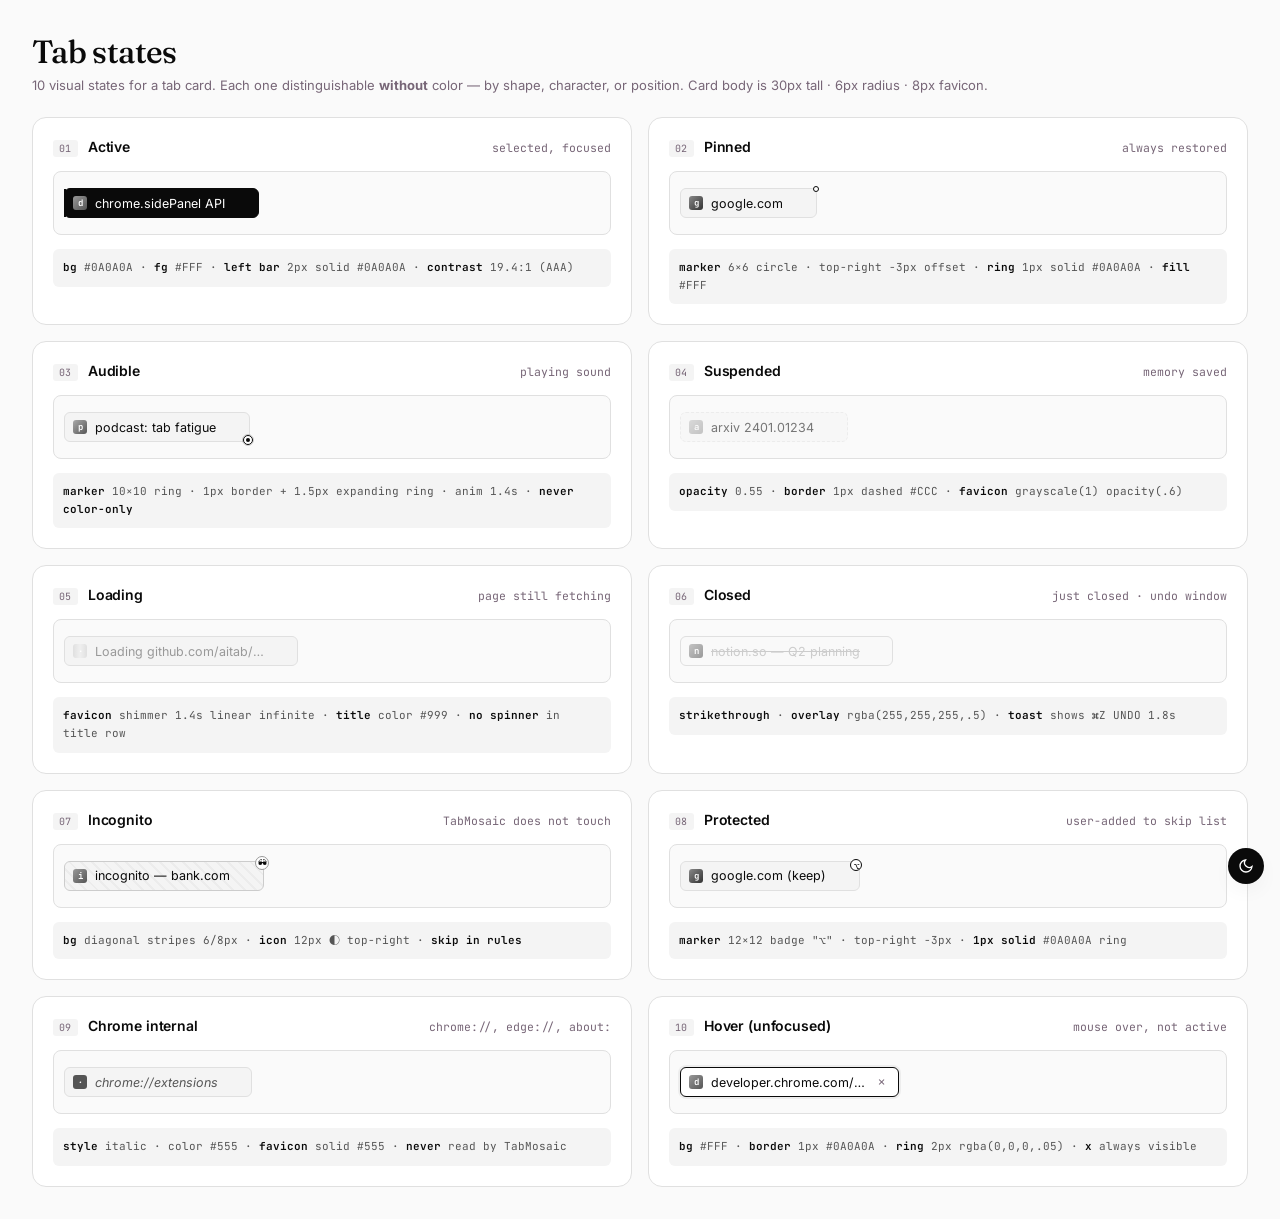
<file: 03_UX/UI_PROTOTYPES/04-tab-states.html>
<!doctype html>
<html lang="zh-CN" data-theme="light">
<head>
<meta charset="utf-8" />
<meta name="viewport" content="width=device-width,initial-scale=1" />
<title>TabMosaic AI — Tab States</title>
<meta name="description" content="10 visual states for a tab card in the tab strip." />
<link rel="preconnect" href="https://fonts.googleapis.com" />
<link rel="preconnect" href="https://fonts.gstatic.com" crossorigin />
<link href="https://fonts.googleapis.com/css2?family=Fraunces:opsz,wght@9..144,400;9..144,500&family=Inter:wght@400;500;600&family=JetBrains+Mono:wght@400;500&display=swap" rel="stylesheet" />
<style>
/* ============================================================
   TabMosaic AI — Tab visual states
   10 states for a tab card · each with exact size annotations
   ============================================================ */
*,*::before,*::after{box-sizing:border-box}
html,body{margin:0;padding:0}
:root{
  --n-0:#FFF;--n-50:#FAFAFA;--n-100:#F4F4F4;--n-150:#ECECEC;--n-200:#E0E0E0;
  --n-300:#CCC;--n-400:#999;--n-500:#767;--n-600:#555;--n-700:#333;--n-800:#1A1A1A;--n-900:#0A0A0A;
  --font-display:"Fraunces",Georgia,serif;
  --font-sans:"Inter",-apple-system,"PingFang SC",system-ui,sans-serif;
  --font-mono:"JetBrains Mono",ui-monospace,monospace;
  --shadow-1:0 1px 0 0 var(--n-200);
  --shadow-2:0 1px 2px 0 rgba(0,0,0,.04),0 4px 8px -2px rgba(0,0,0,.06);
  --shadow-3:0 8px 24px -8px rgba(0,0,0,.12);
}
[data-theme="dark"]{--n-0:#141414;--n-50:#0B0B0B;--n-100:#171717;--n-150:#1F1F1F;--n-200:#262626;--n-300:#3A3A3A;--n-400:#555;--n-500:#767;--n-600:#999;--n-700:#CCC;--n-800:#E0E0E0;--n-900:#F4F4F4;background:#0B0B0B}
body{background:#FAFAFA;color:#0A0A0A;font-family:var(--font-sans);font-size:13px;-webkit-font-smoothing:antialiased;padding:32px}
[data-theme="dark"] body{background:#0B0B0B;color:#F4F4F4}

.head{max-width:1280px;margin:0 auto 24px}
.head h1{font-family:var(--font-display);font-size:32px;font-weight:500;letter-spacing:-.02em;margin:0 0 6px}
.head p{color:#767;font-size:13px;margin:0}

.grid{max-width:1280px;margin:0 auto;display:grid;grid-template-columns:repeat(2,1fr);gap:16px}
@media (max-width:760px){.grid{grid-template-columns:1fr}}

.cell{background:#FFF;border:1px solid #E0E0E0;border-radius:14px;padding:20px;display:flex;flex-direction:column;gap:14px}
[data-theme="dark"] .cell{background:#141414;border-color:#262626}
.cell-head{display:flex;align-items:baseline;gap:10px}
.cell-head .num{font-family:var(--font-mono);font-size:10px;color:#767;letter-spacing:.04em;background:#F4F4F4;padding:2px 6px;border-radius:3px}
[data-theme="dark"] .cell-head .num{background:#1F1F1F}
.cell-head .name{font-size:14px;font-weight:600;letter-spacing:-.01em}
.cell-head .desc{font-size:11.5px;color:#767;margin-left:auto;font-family:var(--font-mono)}

/* tabrow demo (zoom 1.4x for visibility) */
.row{background:#FAFAFA;border:1px solid #E0E0E0;border-radius:8px;padding:10px;display:flex;align-items:center;gap:8px;overflow-x:auto;min-height:64px}
[data-theme="dark"] .row{background:#0B0B0B;border-color:#262626}

.tabcard{
  display:flex;align-items:center;gap:8px;height:30px;padding:0 10px 0 8px;
  background:#F4F4F4;border:1px solid #E0E0E0;border-radius:6px;
  cursor:pointer;flex:0 0 auto;max-width:240px;
  position:relative;transition:all 150ms cubic-bezier(.16,1,.3,1);font-size:13px;
}
[data-theme="dark"] .tabcard{background:#171717;border-color:#262626}
.tabcard .fav{
  width:14px;height:14px;border-radius:3px;background:#999;flex:0 0 auto;
  display:grid;place-items:center;font-family:var(--font-mono);font-size:9px;color:#FFF;font-weight:600;
}
.tabcard .ttl{font-size:12.5px;white-space:nowrap;overflow:hidden;text-overflow:ellipsis}
.tabcard .x{opacity:0;color:#767;font-family:var(--font-mono);font-size:12px;margin-left:2px;padding:0 3px;border-radius:2px}
.tabcard:hover .x{opacity:1}
.tabcard:hover .x:hover{background:rgba(0,0,0,.1);color:#FFF}

/* STATES */
.s-active{background:#0A0A0A;color:#FFF;border-color:#0A0A0A}
.s-active::before{content:"";position:absolute;left:-1px;top:0;bottom:0;width:2px;background:#0A0A0A}
[data-theme="dark"] .s-active{background:#F4F4F4;color:#0A0A0A;border-color:#F4F4F4}
[data-theme="dark"] .s-active::before{background:#F4F4F4}

.s-pinned .pin{position:absolute;top:-3px;right:-3px;width:6px;height:6px;background:#FFF;border:1px solid #0A0A0A;border-radius:50%}
[data-theme="dark"] .s-pinned .pin{border-color:#0A0A0A;background:#F4F4F4}

.s-audible .aud{position:absolute;bottom:-4px;right:-4px;width:10px;height:10px;border-radius:50%;background:#FFF;border:1px solid #0A0A0A}
.s-audible .aud::after{content:"";position:absolute;inset:2px;border-radius:50%;background:#0A0A0A}
.s-audible .aud::before{content:"";position:absolute;inset:-2px;border-radius:50%;border:1.5px solid rgba(0,0,0,.18);animation:ring 1.4s ease-out infinite}
@keyframes ring{0%{transform:scale(.6);opacity:1}100%{transform:scale(2.2);opacity:0}}

.s-suspended{opacity:.55;border-style:dashed}
.s-suspended .fav{filter:grayscale(1) opacity(.6)}

.s-loading .fav{position:relative;background:#E0E0E0;overflow:hidden}
.s-loading .fav::after{content:"";position:absolute;inset:0;background:linear-gradient(90deg,transparent,rgba(255,255,255,.5),transparent);animation:shimmer 1.4s infinite}
@keyframes shimmer{0%{transform:translateX(-100%)}100%{transform:translateX(100%)}}
.s-loading .ttl{color:#999}

.s-closed{position:relative}
.s-closed::after{content:"";position:absolute;inset:0;background:rgba(255,255,255,.5);border-radius:6px}
.s-closed .ttl{text-decoration:line-through;color:#999}

.s-incognito{background:repeating-linear-gradient(45deg,#F4F4F4,#F4F4F4 6px,#ECECEC 6px,#ECECEC 8px);border-color:#CCC}
.s-incognito::before{content:"🕶";position:absolute;top:-6px;right:-6px;font-size:9px;background:#FFF;border:1px solid #999;border-radius:50%;width:14px;height:14px;display:grid;place-items:center}

.s-protected::after{content:"⌥";position:absolute;top:-3px;right:-3px;font-size:9px;background:#FFF;border:1px solid #0A0A0A;border-radius:50%;width:12px;height:12px;display:grid;place-items:center;font-family:var(--font-mono)}
[data-theme="dark"] .s-protected::after{background:#0A0A0A;border-color:#F4F4F4;color:#F4F4F4}

.s-internal{font-style:italic;color:#555}
.s-internal .fav{background:#555}

.s-hoverfocused{background:#FFF;border-color:#0A0A0A;box-shadow:0 0 0 2px rgba(0,0,0,.05)}
.s-hoverfocused .x{opacity:1}

.specs{padding:10px;background:#F4F4F4;border-radius:6px;font-family:var(--font-mono);font-size:11px;line-height:1.6;color:#555}
[data-theme="dark"] .specs{background:#1F1F1F;color:#999}
.specs b{color:#0A0A0A;font-weight:600}
[data-theme="dark"] .specs b{color:#F4F4F4}

.theme-btn{position:fixed;bottom:16px;right:16px;z-index:100;width:36px;height:36px;border-radius:50%;background:#0A0A0A;color:#FFF;display:grid;place-items:center;box-shadow:var(--shadow-3);border:0;cursor:pointer}
</style>
</head>
<body>

<div class="head">
  <h1>Tab states</h1>
  <p>10 visual states for a tab card. Each one distinguishable <b>without</b> color — by shape, character, or position. Card body is 30px tall · 6px radius · 8px favicon.</p>
</div>

<div class="grid">

  <div class="cell">
    <div class="cell-head"><span class="num">01</span><span class="name">Active</span><span class="desc">selected, focused</span></div>
    <div class="row">
      <div class="tabcard s-active">
        <span class="fav" style="background:linear-gradient(135deg,#999,#555)">d</span>
        <span class="ttl">chrome.sidePanel API</span>
        <span class="x">✕</span>
      </div>
    </div>
    <div class="specs"><b>bg</b> #0A0A0A  ·  <b>fg</b> #FFF  ·  <b>left bar</b> 2px solid #0A0A0A  ·  <b>contrast</b> 19.4:1  (AAA)</div>
  </div>

  <div class="cell">
    <div class="cell-head"><span class="num">02</span><span class="name">Pinned</span><span class="desc">always restored</span></div>
    <div class="row">
      <div class="tabcard s-pinned">
        <span class="fav" style="background:linear-gradient(135deg,#888,#333)">g</span>
        <span class="ttl">google.com</span>
        <span class="pin"></span>
        <span class="x">✕</span>
      </div>
    </div>
    <div class="specs"><b>marker</b> 6×6 circle · top-right -3px offset  ·  <b>ring</b> 1px solid #0A0A0A  ·  <b>fill</b> #FFF</div>
  </div>

  <div class="cell">
    <div class="cell-head"><span class="num">03</span><span class="name">Audible</span><span class="desc">playing sound</span></div>
    <div class="row">
      <div class="tabcard s-audible">
        <span class="fav" style="background:linear-gradient(135deg,#AAA,#555)">p</span>
        <span class="ttl">podcast: tab fatigue</span>
        <span class="aud"></span>
        <span class="x">✕</span>
      </div>
    </div>
    <div class="specs"><b>marker</b> 10×10 ring · 1px border + 1.5px expanding ring · anim 1.4s  ·  <b>never color-only</b></div>
  </div>

  <div class="cell">
    <div class="cell-head"><span class="num">04</span><span class="name">Suspended</span><span class="desc">memory saved</span></div>
    <div class="row">
      <div class="tabcard s-suspended">
        <span class="fav" style="background:linear-gradient(135deg,#999,#555)">a</span>
        <span class="ttl">arxiv 2401.01234</span>
        <span class="x">✕</span>
      </div>
    </div>
    <div class="specs"><b>opacity</b> 0.55  ·  <b>border</b> 1px dashed #CCC  ·  <b>favicon</b> grayscale(1) opacity(.6)</div>
  </div>

  <div class="cell">
    <div class="cell-head"><span class="num">05</span><span class="name">Loading</span><span class="desc">page still fetching</span></div>
    <div class="row">
      <div class="tabcard s-loading">
        <span class="fav">·</span>
        <span class="ttl">Loading github.com/aitab/…</span>
        <span class="x">✕</span>
      </div>
    </div>
    <div class="specs"><b>favicon</b> shimmer 1.4s linear infinite  ·  <b>title</b> color #999  ·  <b>no spinner</b> in title row</div>
  </div>

  <div class="cell">
    <div class="cell-head"><span class="num">06</span><span class="name">Closed</span><span class="desc">just closed · undo window</span></div>
    <div class="row">
      <div class="tabcard s-closed">
        <span class="fav" style="background:linear-gradient(135deg,#888,#333)">n</span>
        <span class="ttl">notion.so — Q2 planning</span>
        <span class="x">↺</span>
      </div>
    </div>
    <div class="specs"><b>strikethrough</b>  ·  <b>overlay</b> rgba(255,255,255,.5)  ·  <b>toast</b> shows ⌘Z UNDO 1.8s</div>
  </div>

  <div class="cell">
    <div class="cell-head"><span class="num">07</span><span class="name">Incognito</span><span class="desc">TabMosaic does not touch</span></div>
    <div class="row">
      <div class="tabcard s-incognito">
        <span class="fav" style="background:linear-gradient(135deg,#999,#555)">i</span>
        <span class="ttl">incognito — bank.com</span>
        <span class="x">✕</span>
      </div>
    </div>
    <div class="specs"><b>bg</b> diagonal stripes 6/8px  ·  <b>icon</b> 12px ◐ top-right  ·  <b>skip in rules</b></div>
  </div>

  <div class="cell">
    <div class="cell-head"><span class="num">08</span><span class="name">Protected</span><span class="desc">user-added to skip list</span></div>
    <div class="row">
      <div class="tabcard s-protected">
        <span class="fav" style="background:linear-gradient(135deg,#888,#333)">g</span>
        <span class="ttl">google.com (keep)</span>
        <span class="x">✕</span>
      </div>
    </div>
    <div class="specs"><b>marker</b> 12×12 badge "⌥"  ·  top-right -3px  ·  <b>1px solid</b> #0A0A0A ring</div>
  </div>

  <div class="cell">
    <div class="cell-head"><span class="num">09</span><span class="name">Chrome internal</span><span class="desc">chrome://, edge://, about:</span></div>
    <div class="row">
      <div class="tabcard s-internal">
        <span class="fav">·</span>
        <span class="ttl">chrome://extensions</span>
        <span class="x">✕</span>
      </div>
    </div>
    <div class="specs"><b>style</b> italic · color #555  ·  <b>favicon</b> solid #555  ·  <b>never</b> read by TabMosaic</div>
  </div>

  <div class="cell">
    <div class="cell-head"><span class="num">10</span><span class="name">Hover (unfocused)</span><span class="desc">mouse over, not active</span></div>
    <div class="row">
      <div class="tabcard s-hoverfocused">
        <span class="fav" style="background:linear-gradient(135deg,#999,#555)">d</span>
        <span class="ttl">developer.chrome.com/…</span>
        <span class="x">✕</span>
      </div>
    </div>
    <div class="specs"><b>bg</b> #FFF  ·  <b>border</b> 1px #0A0A0A  ·  <b>ring</b> 2px rgba(0,0,0,.05)  ·  <b>x</b> always visible</div>
  </div>

</div>

<button class="theme-btn" id="themeBtn" title="Toggle theme">
  <svg width="16" height="16" viewBox="0 0 24 24" fill="none" stroke="currentColor" stroke-width="2"><path d="M21 12.79A9 9 0 1 1 11.21 3 7 7 0 0 0 21 12.79z"/></svg>
</button>

<script>
document.getElementById('themeBtn').addEventListener('click',()=>{
  const cur = document.documentElement.getAttribute('data-theme');
  document.documentElement.setAttribute('data-theme', cur==='dark'?'light':'dark');
});
</script>
</body>
</html>
</file>
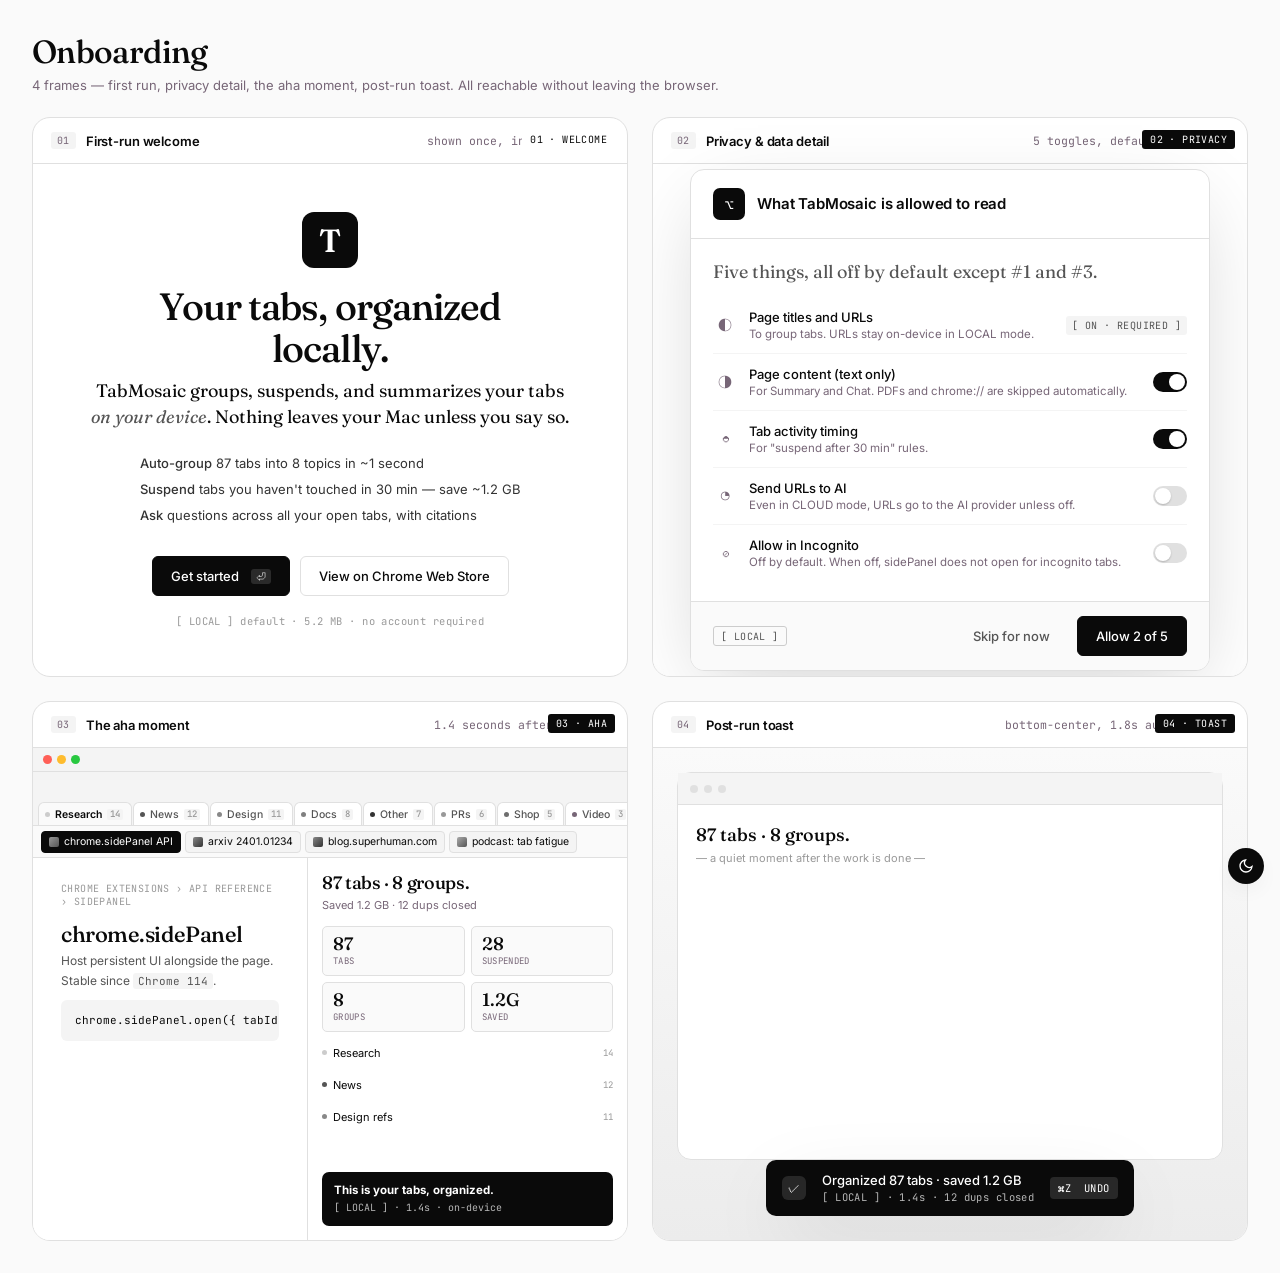
<file: 03_UX/UI_PROTOTYPES/05-onboarding.html>
<!doctype html>
<html lang="zh-CN" data-theme="light">
<head>
<meta charset="utf-8" />
<meta name="viewport" content="width=device-width,initial-scale=1" />
<title>TabMosaic AI — Onboarding</title>
<meta name="description" content="TabMosaic AI onboarding — first run, privacy, the aha moment." />
<link rel="preconnect" href="https://fonts.googleapis.com" />
<link rel="preconnect" href="https://fonts.gstatic.com" crossorigin />
<link href="https://fonts.googleapis.com/css2?family=Fraunces:opsz,wght@9..144,400;9..144,500;9..144,600;9..144,700&family=Inter:wght@400;500;600&family=JetBrains+Mono:wght@400;500&display=swap" rel="stylesheet" />
<style>
/* ============================================================
   TabMosaic AI — Onboarding
   4 frames: welcome · privacy · aha moment · post-run toast
   ============================================================ */
*,*::before,*::after{box-sizing:border-box}
html,body{margin:0;padding:0}
button{font:inherit;color:inherit;background:none;border:0;cursor:pointer;padding:0}
input,textarea,select{font:inherit;color:inherit}
ul,ol{list-style:none;margin:0;padding:0}
a{color:inherit;text-decoration:none}
:root{
  --n-0:#FFF;--n-50:#FAFAFA;--n-100:#F4F4F4;--n-150:#ECECEC;--n-200:#E0E0E0;
  --n-300:#CCC;--n-400:#999;--n-500:#767;--n-600:#555;--n-700:#333;--n-800:#1A1A1A;--n-900:#0A0A0A;
  --g-0:#CCC;--g-1:#999;--g-2:#888;--g-3:#808080;--g-4:#6E6E6E;--g-5:#555;--g-6:#767;--g-7:#333;
  --font-display:"Fraunces",Georgia,serif;
  --font-sans:"Inter",-apple-system,"PingFang SC",system-ui,sans-serif;
  --font-mono:"JetBrains Mono",ui-monospace,monospace;
  --shadow-1:0 1px 0 0 var(--n-200);
  --shadow-2:0 1px 2px 0 rgba(0,0,0,.04),0 4px 8px -2px rgba(0,0,0,.06);
  --shadow-3:0 8px 24px -8px rgba(0,0,0,.12);
  --shadow-modal:0 24px 80px -16px rgba(0,0,0,.18);
}
[data-theme="dark"]{--n-0:#141414;--n-50:#0B0B0B;--n-100:#171717;--n-150:#1F1F1F;--n-200:#262626;--n-300:#3A3A3A;--n-400:#555;--n-500:#767;--n-600:#999;--n-700:#CCC;--n-800:#E0E0E0;--n-900:#F4F4F4;background:#0B0B0B}
body{background:#FAFAFA;color:#0A0A0A;font-family:var(--font-sans);font-size:13px;-webkit-font-smoothing:antialiased;padding:32px}
[data-theme="dark"] body{background:#0B0B0B;color:#F4F4F4}

.head{max-width:1280px;margin:0 auto 24px}
.head h1{font-family:var(--font-display);font-size:32px;font-weight:500;letter-spacing:-.02em;margin:0 0 6px}
.head p{color:#767;font-size:13px;margin:0}

.grid{max-width:1280px;margin:0 auto;display:grid;grid-template-columns:repeat(2,1fr);gap:24px}
@media (max-width:1100px){.grid{grid-template-columns:1fr}}

.frame{background:#FFF;border:1px solid #E0E0E0;border-radius:18px;overflow:hidden;display:flex;flex-direction:column;min-height:540px;position:relative}
[data-theme="dark"] .frame{background:#141414;border-color:#262626}
.frame-tag{position:absolute;top:12px;right:12px;z-index:2;font-family:var(--font-mono);font-size:10px;letter-spacing:.04em;background:#0A0A0A;color:#FFF;padding:3px 8px;border-radius:3px}
.frame-tag.dark{background:#FFF;color:#0A0A0A}
.frame-head{padding:14px 18px;border-bottom:1px solid #E0E0E0;display:flex;align-items:center;gap:10px}
[data-theme="dark"] .frame-head{border-color:#262626}
.frame-head .num{font-family:var(--font-mono);font-size:10px;color:#767;letter-spacing:.04em;background:#F4F4F4;padding:2px 6px;border-radius:3px}
[data-theme="dark"] .frame-head .num{background:#1F1F1F}
.frame-head .name{font-size:13px;font-weight:600;letter-spacing:-.01em}
.frame-head .desc{font-size:11.5px;color:#767;margin-left:auto;font-family:var(--font-mono)}
.frame-body{flex:1;display:flex;flex-direction:column;position:relative}

/* === Modal-style welcome === */
.welcome{
  flex:1;display:flex;flex-direction:column;align-items:center;justify-content:center;
  padding:48px 32px;text-align:center;
}
.welcome .glyph{
  width:56px;height:56px;border-radius:12px;background:#0A0A0A;color:#FFF;
  display:grid;place-items:center;font-family:var(--font-display);font-size:32px;font-weight:600;
  margin-bottom:18px;
}
.welcome h1{font-family:var(--font-display);font-size:38px;font-weight:500;letter-spacing:-.025em;line-height:1.1;margin:0 0 8px;max-width:380px}
.welcome .sub{font-size:14px;color:#555;line-height:1.55;margin:0 0 28px;max-width:380px}
.welcome .pri{font-family:var(--font-display);font-size:18px;line-height:1.45;color:#0A0A0A;max-width:480px;margin:0 0 20px}
.welcome .pri em{font-style:italic;color:#555}
.welcome ul{text-align:left;font-size:13px;color:#333;line-height:1.7;max-width:420px;margin:0 0 28px}
.welcome ul li{display:flex;gap:10px;padding:2px 0}
.welcome ul li::before{content:"01"/content:"";font-family:var(--font-mono);font-size:11px;color:#999;width:24px;flex:0 0 auto;display:none}
.welcome ul li::before{content:"·";color:#0A0A0A;font-weight:600;width:14px;flex:0 0 auto}
.welcome ul li b{font-weight:500}
.welcome .ctas{display:flex;gap:10px}
.btn{
  display:inline-flex;align-items:center;gap:6px;
  height:40px;padding:0 18px;border-radius:6px;font-size:13px;font-weight:500;
  border:1px solid #E0E0E0;background:#FFF;color:#0A0A0A;cursor:pointer;
  transition:all 150ms cubic-bezier(.16,1,.3,1);
}
.btn:hover{background:#F4F4F4;border-color:#999}
.btn-primary{background:#0A0A0A;color:#FFF;border-color:#0A0A0A}
.btn-primary:hover{background:#1F1F1F;color:#FFF;border-color:#1F1F1F}
.btn-ghost{background:transparent;border-color:transparent;color:#555}
.btn-ghost:hover{background:#F4F4F4;color:#0A0A0A}
.btn .kbd{font-family:var(--font-mono);font-size:10px;opacity:.6;margin-left:6px;background:rgba(0,0,0,.06);padding:1px 5px;border-radius:3px}
.btn-primary .kbd{background:rgba(255,255,255,.15);opacity:.9}

.chip{
  display:inline-flex;align-items:center;gap:4px;height:20px;padding:0 7px;
  font-family:var(--font-mono);font-size:10px;letter-spacing:.04em;
  border:1px solid #CCC;border-radius:3px;color:#555;background:#FAFAFA;
  text-transform:uppercase;
}
.chip-solid{background:#0A0A0A;color:#FFF;border-color:#0A0A0A}

/* === Privacy modal === */
.modal-overlay{
  position:absolute;inset:0;background:rgba(255,255,255,.7);
  display:flex;align-items:center;justify-content:center;padding:24px;backdrop-filter:blur(4px);
}
[data-theme="dark"] .modal-overlay{background:rgba(11,11,11,.7)}
.modal{
  background:#FFF;border:1px solid #E0E0E0;border-radius:14px;
  width:100%;max-width:520px;box-shadow:var(--shadow-modal);
  overflow:hidden;
}
[data-theme="dark"] .modal{background:#141414;border-color:#262626}
.modal-head{padding:18px 22px;border-bottom:1px solid #E0E0E0;display:flex;align-items:center;gap:12px}
[data-theme="dark"] .modal-head{border-color:#262626}
.modal-head .icon{width:32px;height:32px;border-radius:7px;background:#0A0A0A;color:#FFF;display:grid;place-items:center;font-family:var(--font-mono);font-size:14px;flex:0 0 auto}
.modal-head h2{font-size:15px;font-weight:600;letter-spacing:-.01em;margin:0}
.modal-body{padding:20px 22px}
.modal-body .lead{font-family:var(--font-display);font-size:18px;line-height:1.45;margin:0 0 12px}
.modal-body p{font-size:13px;line-height:1.6;color:#555;margin:0 0 16px}
.priv-row{
  display:grid;grid-template-columns:24px 1fr auto;gap:12px;align-items:center;
  padding:12px 0;border-bottom:1px solid #F4F4F4;
}
[data-theme="dark"] .priv-row{border-color:#1F1F1F}
.priv-row:last-child{border-bottom:0}
.priv-row .ic{font-family:var(--font-mono);color:#767;font-size:14px;text-align:center}
.priv-row .lbl{font-size:13px;font-weight:500}
.priv-row .hint{font-size:11.5px;color:#767;margin-top:2px}
.priv-row .val{font-family:var(--font-mono);font-size:10px;letter-spacing:.04em;background:#F4F4F4;padding:3px 6px;border-radius:3px;color:#555}
[data-theme="dark"] .priv-row .val{background:#1F1F1F}
.toggle{width:34px;height:20px;background:#E0E0E0;border-radius:11px;position:relative;cursor:pointer;transition:background 150ms;flex:0 0 auto}
.toggle::after{content:"";position:absolute;top:2px;left:2px;width:16px;height:16px;background:#FFF;border-radius:50%;transition:transform 150ms;box-shadow:0 1px 2px rgba(0,0,0,.2)}
.toggle.on{background:#0A0A0A}
.toggle.on::after{transform:translateX(14px)}
.modal-foot{padding:14px 22px;border-top:1px solid #E0E0E0;display:flex;justify-content:space-between;align-items:center;background:#FAFAFA;gap:10px}
[data-theme="dark"] .modal-foot{border-color:#262626;background:#0B0B0B}

/* === Aha moment — full browser === */
.aha-frame{flex:1;background:#FAFAFA;display:grid;grid-template-rows:auto auto auto 1fr;overflow:hidden;position:relative}
[data-theme="dark"] .aha-frame{background:#0B0B0B}
.aha-titlebar{height:24px;background:#F4F4F4;display:flex;align-items:center;padding:0 10px;gap:6px;border-bottom:1px solid #E0E0E0}
[data-theme="dark"] .aha-titlebar{background:#171717;border-color:#262626}
.aha-titlebar .tl{display:flex;gap:5px}
.aha-titlebar .tl i{width:9px;height:9px;border-radius:50%;background:#E0E0E0;display:block}
.aha-titlebar .tl i:nth-child(1){background:#FF5F57}
.aha-titlebar .tl i:nth-child(2){background:#FEBC2E}
.aha-titlebar .tl i:nth-child(3){background:#28C840}
.aha-strip{background:#F4F4F4;display:flex;gap:1px;padding:5px 5px 0;height:54px;border-bottom:1px solid #E0E0E0;overflow:hidden;align-items:flex-end}
[data-theme="dark"] .aha-strip{background:#171717;border-color:#262626}
.aha-chip{display:flex;align-items:center;gap:5px;height:24px;padding:0 8px 0 6px;background:#FFF;border:1px solid #E0E0E0;border-bottom:0;border-radius:6px 6px 0 0;font-size:10.5px;font-weight:500;flex:0 0 auto;color:#555;position:relative;top:1px}
.aha-chip.open{background:#FAFAFA;color:#0A0A0A;font-weight:600}
.aha-chip .d{width:5px;height:5px;border-radius:50%;background:#999}
.aha-chip .d.g-0{background:var(--g-0)}.aha-chip .d.g-1{background:var(--g-1)}.aha-chip .d.g-2{background:var(--g-2)}.aha-chip .d.g-3{background:var(--g-3)}.aha-chip .d.g-4{background:var(--g-4)}.aha-chip .d.g-5{background:var(--g-5)}.aha-chip .d.g-6{background:var(--g-6)}.aha-chip .d.g-7{background:var(--g-7)}
.aha-chip .ct{font-family:var(--font-mono);font-size:9px;background:#F4F4F4;padding:0 3px;border-radius:2px;color:#999;line-height:11px}
.aha-row{height:32px;background:#FAFAFA;border-bottom:1px solid #E0E0E0;display:flex;align-items:center;padding:0 8px;gap:4px;overflow:hidden}
[data-theme="dark"] .aha-row{background:#0B0B0B;border-color:#262626}
.aha-tab{display:flex;align-items:center;gap:5px;height:22px;padding:0 7px;background:#F4F4F4;border:1px solid #E0E0E0;border-radius:4px;font-size:10.5px;flex:0 0 auto;max-width:160px;position:relative}
.aha-tab.active{background:#0A0A0A;color:#FFF;border-color:#0A0A0A}
.aha-tab .f{width:10px;height:10px;border-radius:2px;background:#999;flex:0 0 auto}
.aha-content{display:grid;grid-template-columns:1fr 320px;overflow:hidden}
.aha-page{padding:24px 28px;background:#FFF;overflow:hidden}
[data-theme="dark"] .aha-page{background:#0A0A0A}
.aha-page h3{font-family:var(--font-display);font-size:22px;font-weight:500;letter-spacing:-.02em;margin:0 0 4px;line-height:1.15}
.aha-page .crumb{font-family:var(--font-mono);font-size:10px;color:#999;margin-bottom:14px;letter-spacing:.04em}
.aha-page p{font-size:12px;line-height:1.6;color:#555;margin:0 0 10px}
.aha-page code{font-family:var(--font-mono);font-size:11px;background:#F4F4F4;padding:1px 5px;border-radius:3px}
.aha-page pre{font-family:var(--font-mono);font-size:11px;background:#F4F4F4;padding:12px 14px;border-radius:6px;line-height:1.55;margin:0;overflow:hidden}
[data-theme="dark"] .aha-page pre{background:#171717}

.aha-sp{background:#FFF;border-left:1px solid #E0E0E0;padding:14px;display:flex;flex-direction:column;gap:10px;overflow:hidden}
[data-theme="dark"] .aha-sp{background:#0A0A0B;border-color:#262626}
.aha-sp h4{font-family:var(--font-display);font-size:18px;font-weight:500;letter-spacing:-.02em;margin:0;line-height:1.2}
.aha-sp .sub{font-size:11px;color:#767;margin:-6px 0 4px}
.aha-stat{display:grid;grid-template-columns:1fr 1fr;gap:6px}
.aha-stat .cell{padding:8px 10px;background:#FAFAFA;border:1px solid #E0E0E0;border-radius:5px}
[data-theme="dark"] .aha-stat .cell{background:#171717;border-color:#262626}
.aha-stat .v{font-family:var(--font-display);font-size:18px;font-weight:500;line-height:1}
.aha-stat .l{font-family:var(--font-mono);font-size:9px;color:#767;letter-spacing:.04em;text-transform:uppercase;margin-top:2px}
.aha-sp .groupline{display:flex;align-items:center;gap:6px;padding:4px 0;font-size:11px}
.aha-sp .groupline .ct{margin-left:auto;font-family:var(--font-mono);font-size:9px;color:#999}

/* === Post-run toast overlay === */
.toast-frame{flex:1;background:linear-gradient(180deg,#FAFAFA,#ECECEC);display:flex;align-items:flex-end;justify-content:center;padding:24px;position:relative}
[data-theme="dark"] .toast-frame{background:linear-gradient(180deg,#0B0B0B,#1F1F1F)}
.toast-frame .ghost{position:absolute;inset:24px 24px 80px;background:#FFF;border:1px solid #E0E0E0;border-radius:14px;display:grid;grid-template-rows:auto 1fr}
[data-theme="dark"] .toast-frame .ghost{background:#141414;border-color:#262626}
.toast-frame .ghost-bar{height:32px;background:#F4F4F4;border-bottom:1px solid #E0E0E0;display:flex;align-items:center;padding:0 12px;gap:6px}
[data-theme="dark"] .toast-frame .ghost-bar{background:#171717;border-color:#262626}
.toast-frame .ghost-bar i{width:8px;height:8px;border-radius:50%;background:#E0E0E0;display:block}
.toast-frame .ghost-body{padding:18px}
.toast-frame .ghost-body h4{font-family:var(--font-display);font-size:18px;margin:0 0 4px;font-weight:500}
.toast-frame .ghost-body p{font-size:11px;color:#999;margin:0;line-height:1.5}
.toast{
  position:relative;z-index:2;
  background:#0A0A0A;color:#FFF;padding:12px 16px;border-radius:10px;
  display:flex;align-items:center;gap:16px;box-shadow:var(--shadow-modal);
  font-size:13px;animation:slideIn .4s cubic-bezier(.16,1,.3,1);
}
@keyframes slideIn{from{transform:translateY(20px);opacity:0}to{transform:translateY(0);opacity:1}}
.toast .icon{width:24px;height:24px;border-radius:6px;background:rgba(255,255,255,.12);display:grid;place-items:center;font-family:var(--font-mono);font-size:12px;flex:0 0 auto}
.toast .body{display:flex;flex-direction:column;gap:2px}
.toast .title{font-weight:500}
.toast .meta{font-family:var(--font-mono);font-size:10.5px;opacity:.7;letter-spacing:.04em}
.toast .undo{font-family:var(--font-mono);font-size:10.5px;background:rgba(255,255,255,.12);padding:4px 8px;border-radius:4px;display:flex;align-items:center;gap:6px;letter-spacing:.04em}

.theme-btn{position:fixed;bottom:16px;right:16px;z-index:100;width:36px;height:36px;border-radius:50%;background:#0A0A0A;color:#FFF;display:grid;place-items:center;box-shadow:var(--shadow-3);border:0;cursor:pointer}
</style>
</head>
<body>

<div class="head">
  <h1>Onboarding</h1>
  <p>4 frames — first run, privacy detail, the aha moment, post-run toast. All reachable without leaving the browser.</p>
</div>

<div class="grid">

  <!-- 01 WELCOME -->
  <div class="frame">
    <div class="frame-tag dark">01 · WELCOME</div>
    <div class="frame-head">
      <span class="num">01</span>
      <span class="name">First-run welcome</span>
      <span class="desc">shown once, in-tab overlay</span>
    </div>
    <div class="frame-body">
      <div class="welcome">
        <div class="glyph">T</div>
        <h1>Your tabs, organized locally.</h1>
        <div class="pri">TabMosaic groups, suspends, and summarizes your tabs <em>on your device</em>. Nothing leaves your Mac unless you say so.</div>
        <ul>
          <li><span><b>Auto-group</b> 87 tabs into 8 topics in ~1 second</b></span></li>
          <li><span><b>Suspend</b> tabs you haven't touched in 30 min — save ~1.2 GB</b></span></li>
          <li><span><b>Ask</b> questions across all your open tabs, with citations</b></span></li>
        </ul>
        <div class="ctas">
          <button class="btn btn-primary">Get started <span class="kbd">⏎</span></button>
          <button class="btn">View on Chrome Web Store</button>
        </div>
        <div style="margin-top:18px;font-family:var(--font-mono);font-size:10.5px;color:#999;letter-spacing:.04em">[ LOCAL ] default · 5.2 MB · no account required</div>
      </div>
    </div>
  </div>

  <!-- 02 PRIVACY -->
  <div class="frame">
    <div class="frame-tag">02 · PRIVACY</div>
    <div class="frame-head">
      <span class="num">02</span>
      <span class="name">Privacy & data detail</span>
      <span class="desc">5 toggles, defaults to local</span>
    </div>
    <div class="frame-body">
      <div class="modal-overlay">
        <div class="modal">
          <div class="modal-head">
            <div class="icon">⌥</div>
            <div>
              <h2>What TabMosaic is allowed to read</h2>
            </div>
          </div>
          <div class="modal-body">
            <p class="lead">Five things, all off by default except #1 and #3.</p>
            <div class="priv-row">
              <div class="ic">◐</div>
              <div><div class="lbl">Page titles and URLs</div><div class="hint">To group tabs. URLs stay on-device in LOCAL mode.</div></div>
              <div class="val">[ ON · REQUIRED ]</div>
            </div>
            <div class="priv-row">
              <div class="ic">◑</div>
              <div><div class="lbl">Page content (text only)</div><div class="hint">For Summary and Chat. PDFs and chrome:// are skipped automatically.</div></div>
              <div class="toggle on" data-toggle></div>
            </div>
            <div class="priv-row">
              <div class="ic">◓</div>
              <div><div class="lbl">Tab activity timing</div><div class="hint">For "suspend after 30 min" rules.</div></div>
              <div class="toggle on" data-toggle></div>
            </div>
            <div class="priv-row">
              <div class="ic">◔</div>
              <div><div class="lbl">Send URLs to AI</div><div class="hint">Even in CLOUD mode, URLs go to the AI provider unless off.</div></div>
              <div class="toggle" data-toggle></div>
            </div>
            <div class="priv-row">
              <div class="ic">⊘</div>
              <div><div class="lbl">Allow in Incognito</div><div class="hint">Off by default. When off, sidePanel does not open for incognito tabs.</div></div>
              <div class="toggle" data-toggle></div>
            </div>
          </div>
          <div class="modal-foot">
            <span class="chip">[ LOCAL ]</span>
            <div style="display:flex;gap:8px">
              <button class="btn btn-ghost">Skip for now</button>
              <button class="btn btn-primary">Allow 2 of 5</button>
            </div>
          </div>
        </div>
      </div>
    </div>
  </div>

  <!-- 03 AHA MOMENT -->
  <div class="frame">
    <div class="frame-tag">03 · AHA</div>
    <div class="frame-head">
      <span class="num">03</span>
      <span class="name">The aha moment</span>
      <span class="desc">1.4 seconds after install</span>
    </div>
    <div class="frame-body">
      <div class="aha-frame">
        <div class="aha-titlebar">
          <div class="tl"><i></i><i></i><i></i></div>
        </div>
        <div class="aha-strip">
          <div class="aha-chip open"><span class="d g-0"></span>Research <span class="ct">14</span></div>
          <div class="aha-chip"><span class="d g-5"></span>News <span class="ct">12</span></div>
          <div class="aha-chip"><span class="d g-2"></span>Design <span class="ct">11</span></div>
          <div class="aha-chip"><span class="d g-3"></span>Docs <span class="ct">8</span></div>
          <div class="aha-chip"><span class="d g-7"></span>Other <span class="ct">7</span></div>
          <div class="aha-chip"><span class="d g-1"></span>PRs <span class="ct">6</span></div>
          <div class="aha-chip"><span class="d g-4"></span>Shop <span class="ct">5</span></div>
          <div class="aha-chip"><span class="d g-6"></span>Video <span class="ct">3</span></div>
        </div>
        <div class="aha-row">
          <div class="aha-tab active"><span class="f" style="background:linear-gradient(135deg,#999,#555)"></span>chrome.sidePanel API</div>
          <div class="aha-tab"><span class="f" style="background:linear-gradient(135deg,#888,#333)"></span>arxiv 2401.01234</div>
          <div class="aha-tab"><span class="f" style="background:linear-gradient(135deg,#888,#333)"></span>blog.superhuman.com</div>
          <div class="aha-tab"><span class="f" style="background:linear-gradient(135deg,#AAA,#555)"></span>podcast: tab fatigue</div>
        </div>
        <div class="aha-content">
          <div class="aha-page">
            <div class="crumb">CHROME EXTENSIONS › API REFERENCE › SIDEPANEL</div>
            <h3>chrome.sidePanel</h3>
            <p>Host persistent UI alongside the page. Stable since <code>Chrome 114</code>.</p>
            <pre>chrome.sidePanel.open({ tabId: tab.id })</pre>
          </div>
          <div class="aha-sp">
            <h4>87 tabs · 8 groups.</h4>
            <div class="sub">Saved 1.2 GB · 12 dups closed</div>
            <div class="aha-stat">
              <div class="cell"><div class="v">87</div><div class="l">TABS</div></div>
              <div class="cell"><div class="v">28</div><div class="l">SUSPENDED</div></div>
              <div class="cell"><div class="v">8</div><div class="l">GROUPS</div></div>
              <div class="cell"><div class="v">1.2G</div><div class="l">SAVED</div></div>
            </div>
            <div class="groupline"><span style="width:5px;height:5px;border-radius:50%;background:var(--g-0)"></span>Research <span class="ct">14</span></div>
            <div class="groupline"><span style="width:5px;height:5px;border-radius:50%;background:var(--g-5)"></span>News <span class="ct">12</span></div>
            <div class="groupline"><span style="width:5px;height:5px;border-radius:50%;background:var(--g-2)"></span>Design refs <span class="ct">11</span></div>
            <div style="margin-top:auto;padding:10px 12px;background:#0A0A0A;color:#FFF;border-radius:7px;font-size:11.5px;line-height:1.5">
              <b>This is your tabs, organized.</b><br>
              <span style="opacity:.7;font-family:var(--font-mono);font-size:10px">[ LOCAL ] · 1.4s · on-device</span>
            </div>
          </div>
        </div>
      </div>
    </div>
  </div>

  <!-- 04 POST-RUN TOAST -->
  <div class="frame">
    <div class="frame-tag">04 · TOAST</div>
    <div class="frame-head">
      <span class="num">04</span>
      <span class="name">Post-run toast</span>
      <span class="desc">bottom-center, 1.8s auto-dismiss</span>
    </div>
    <div class="frame-body">
      <div class="toast-frame">
        <div class="ghost">
          <div class="ghost-bar"><i></i><i></i><i></i></div>
          <div class="ghost-body">
            <h4>87 tabs · 8 groups.</h4>
            <p>— a quiet moment after the work is done —</p>
          </div>
        </div>
        <div class="toast">
          <div class="icon">✓</div>
          <div class="body">
            <div class="title">Organized 87 tabs · saved 1.2 GB</div>
            <div class="meta">[ LOCAL ] · 1.4s · 12 dups closed</div>
          </div>
          <div class="undo">⌘Z &nbsp;UNDO</div>
        </div>
      </div>
    </div>
  </div>

</div>

<button class="theme-btn" id="themeBtn" title="Toggle theme">
  <svg width="16" height="16" viewBox="0 0 24 24" fill="none" stroke="currentColor" stroke-width="2"><path d="M21 12.79A9 9 0 1 1 11.21 3 7 7 0 0 0 21 12.79z"/></svg>
</button>

<script>
document.getElementById('themeBtn').addEventListener('click',()=>{
  const cur = document.documentElement.getAttribute('data-theme');
  document.documentElement.setAttribute('data-theme', cur==='dark'?'light':'dark');
});
document.querySelectorAll('[data-toggle]').forEach(t=>{
  t.addEventListener('click',()=>t.classList.toggle('on'));
});
</script>
</body>
</html>
</file>
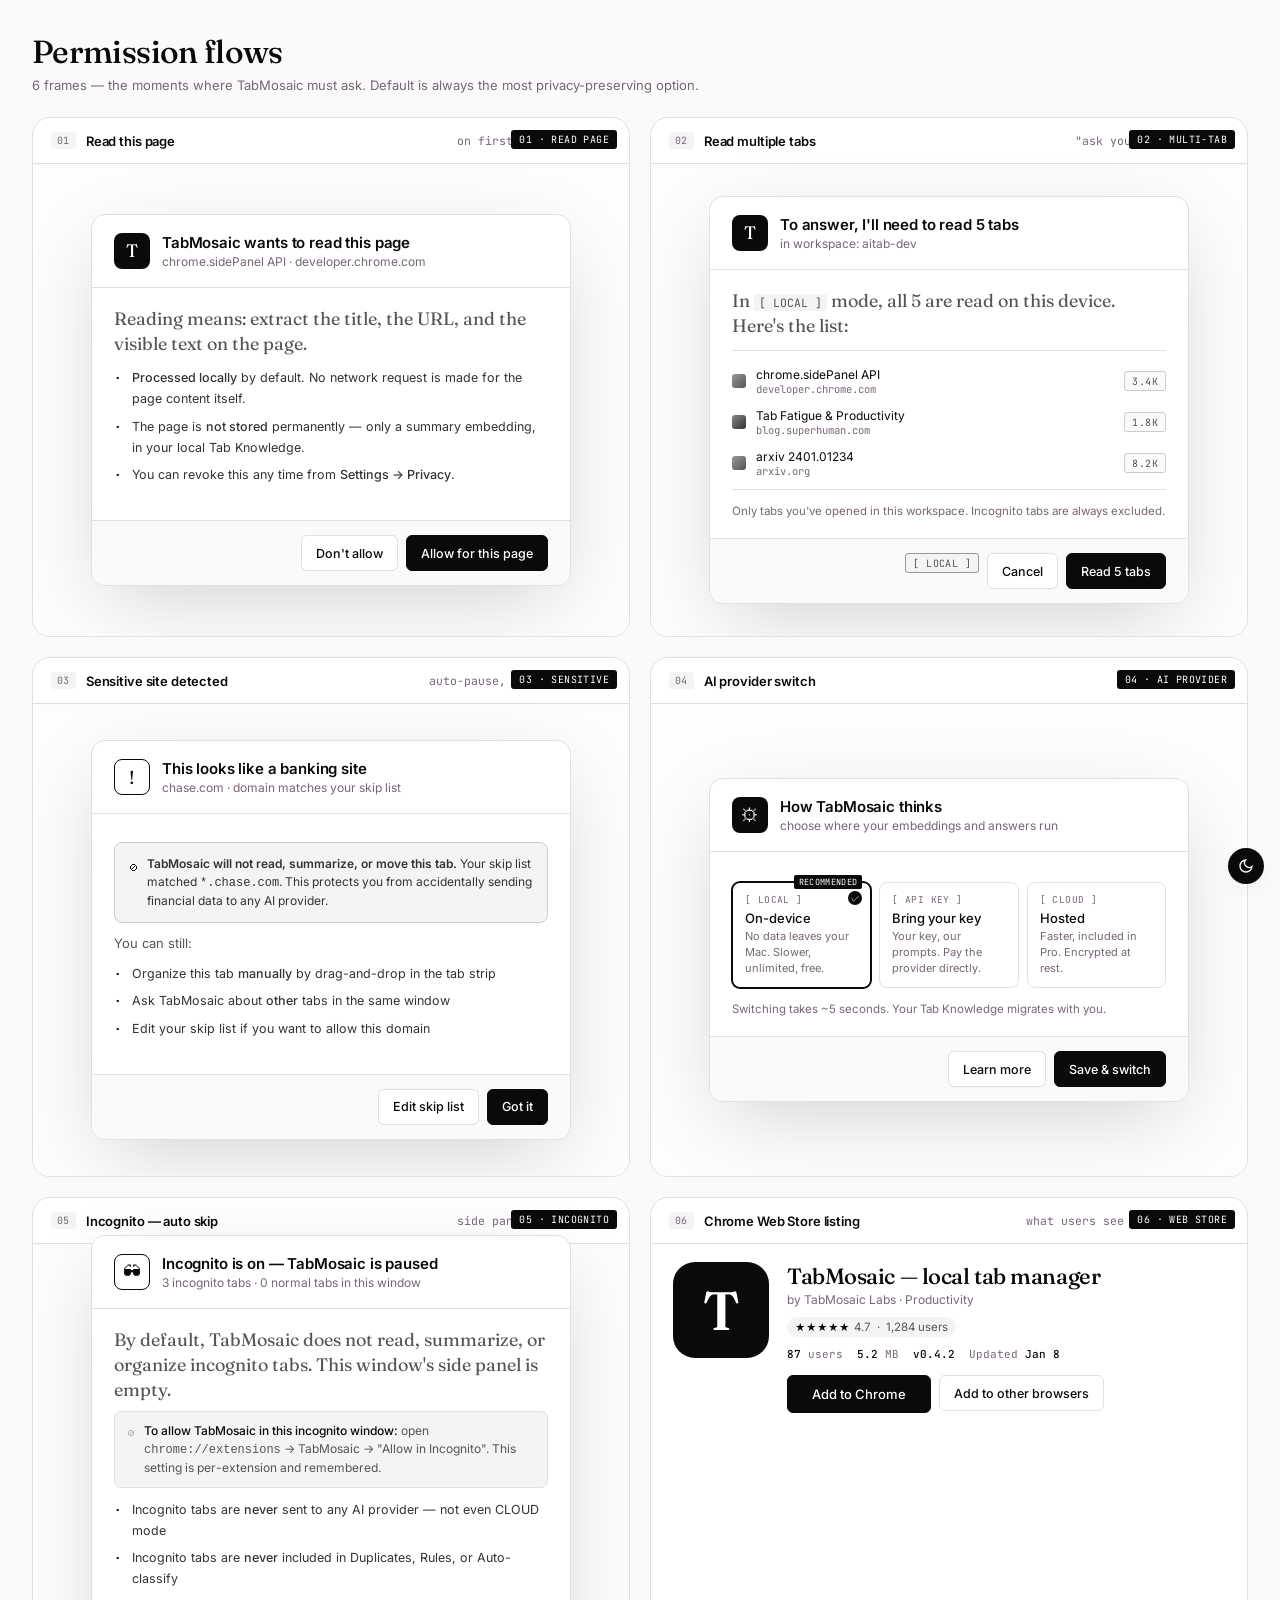
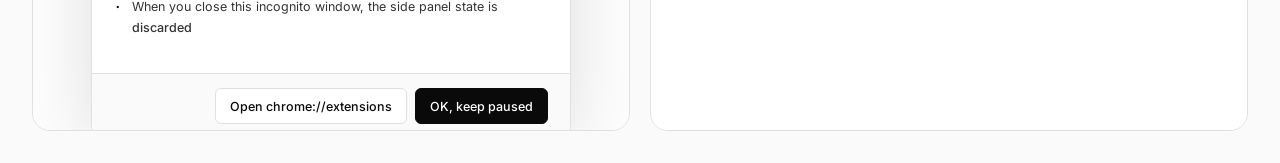
<file: 03_UX/UI_PROTOTYPES/06-permissions.html>
<!doctype html>
<html lang="zh-CN" data-theme="light">
<head>
<meta charset="utf-8" />
<meta name="viewport" content="width=device-width,initial-scale=1" />
<title>TabMosaic AI — Permissions</title>
<meta name="description" content="TabMosaic AI permission flows — 6 frames." />
<link rel="preconnect" href="https://fonts.googleapis.com" />
<link rel="preconnect" href="https://fonts.gstatic.com" crossorigin />
<link href="https://fonts.googleapis.com/css2?family=Fraunces:opsz,wght@9..144,400;9..144,500&family=Inter:wght@400;500;600&family=JetBrains+Mono:wght@400;500&display=swap" rel="stylesheet" />
<style>
/* ============================================================
   TabMosaic AI — Permission flows
   6 frames: single-page, multi-tab, sensitive site, AI provider,
             incognito, web store listing
   ============================================================ */
*,*::before,*::after{box-sizing:border-box}
html,body{margin:0;padding:0}
button{font:inherit;color:inherit;background:none;border:0;cursor:pointer;padding:0}
ul,ol{list-style:none;margin:0;padding:0}
:root{
  --n-0:#FFF;--n-50:#FAFAFA;--n-100:#F4F4F4;--n-150:#ECECEC;--n-200:#E0E0E0;
  --n-300:#CCC;--n-400:#999;--n-500:#767;--n-600:#555;--n-700:#333;--n-800:#1A1A1A;--n-900:#0A0A0A;
  --font-display:"Fraunces",Georgia,serif;
  --font-sans:"Inter",-apple-system,"PingFang SC",system-ui,sans-serif;
  --font-mono:"JetBrains Mono",ui-monospace,monospace;
  --shadow-modal:0 24px 80px -16px rgba(0,0,0,.18);
  --shadow-3:0 8px 24px -8px rgba(0,0,0,.12);
}
[data-theme="dark"]{background:#0B0B0B;--n-0:#141414;--n-50:#0B0B0B;--n-100:#171717;--n-150:#1F1F1F;--n-200:#262626;--n-300:#3A3A3A;--n-400:#555;--n-500:#767;--n-600:#999;--n-700:#CCC;--n-800:#E0E0E0;--n-900:#F4F4F4}
body{background:#FAFAFA;color:#0A0A0A;font-family:var(--font-sans);font-size:13px;-webkit-font-smoothing:antialiased;padding:32px}
[data-theme="dark"] body{background:#0B0B0B;color:#F4F4F4}

.head{max-width:1280px;margin:0 auto 24px}
.head h1{font-family:var(--font-display);font-size:32px;font-weight:500;letter-spacing:-.02em;margin:0 0 6px}
.head p{color:#767;font-size:13px;margin:0}

.grid{max-width:1280px;margin:0 auto;display:grid;grid-template-columns:repeat(2,1fr);gap:20px}
@media (max-width:1100px){.grid{grid-template-columns:1fr}}

.frame{background:#FFF;border:1px solid #E0E0E0;border-radius:18px;overflow:hidden;display:flex;flex-direction:column;min-height:520px;position:relative}
[data-theme="dark"] .frame{background:#141414;border-color:#262626}
.frame-tag{position:absolute;top:12px;right:12px;z-index:2;font-family:var(--font-mono);font-size:10px;letter-spacing:.04em;background:#0A0A0A;color:#FFF;padding:3px 8px;border-radius:3px}
.frame-head{padding:14px 18px;border-bottom:1px solid #E0E0E0;display:flex;align-items:center;gap:10px}
[data-theme="dark"] .frame-head{border-color:#262626}
.frame-head .num{font-family:var(--font-mono);font-size:10px;color:#767;letter-spacing:.04em;background:#F4F4F4;padding:2px 6px;border-radius:3px}
[data-theme="dark"] .frame-head .num{background:#1F1F1F}
.frame-head .name{font-size:13px;font-weight:600;letter-spacing:-.01em}
.frame-head .desc{font-size:11.5px;color:#767;margin-left:auto;font-family:var(--font-mono)}
.frame-body{flex:1;position:relative;background:#FAFAFA}
[data-theme="dark"] .frame-body{background:#0B0B0B}

.modal-overlay{position:absolute;inset:0;background:rgba(255,255,255,.6);display:flex;align-items:center;justify-content:center;padding:20px;backdrop-filter:blur(3px)}
[data-theme="dark"] .modal-overlay{background:rgba(11,11,11,.6)}
.modal{background:#FFF;border:1px solid #E0E0E0;border-radius:14px;width:100%;max-width:480px;box-shadow:var(--shadow-modal);overflow:hidden;animation:pop .25s cubic-bezier(.16,1,.3,1)}
[data-theme="dark"] .modal{background:#141414;border-color:#262626}
@keyframes pop{from{transform:scale(.96);opacity:0}to{transform:scale(1);opacity:1}}
.modal-head{padding:18px 22px;border-bottom:1px solid #E0E0E0;display:flex;align-items:center;gap:12px}
[data-theme="dark"] .modal-head{border-color:#262626}
.modal-head .icon{width:36px;height:36px;border-radius:8px;background:#0A0A0A;color:#FFF;display:grid;place-items:center;font-family:var(--font-display);font-size:18px;flex:0 0 auto}
.modal-head .icon.warn{background:#FFF;border:1.5px solid #0A0A0A;color:#0A0A0A}
.modal-head h2{font-size:15px;font-weight:600;letter-spacing:-.01em;margin:0 0 2px}
.modal-head .sub{font-size:12px;color:#767;margin:0}
.modal-body{padding:18px 22px}
.modal-body .lead{font-family:var(--font-display);font-size:18px;line-height:1.4;margin:0 0 8px}
.modal-body p{font-size:13px;line-height:1.6;color:#555;margin:0 0 14px}
.modal-body p code{font-family:var(--font-mono);font-size:11.5px;background:#F4F4F4;padding:1px 5px;border-radius:3px}
[data-theme="dark"] .modal-body p code{background:#1F1F1F}
.principles{font-size:12.5px;line-height:1.7;color:#333;margin:0 0 14px;padding:0}
.principles li{padding:3px 0;display:flex;gap:10px;align-items:flex-start}
.principles li::before{content:"·";color:#0A0A0A;font-weight:600;flex:0 0 auto;font-family:var(--font-mono)}
.principles li b{font-weight:500}
.modal-foot{padding:14px 22px;border-top:1px solid #E0E0E0;display:flex;justify-content:flex-end;gap:8px;background:#FAFAFA}
[data-theme="dark"] .modal-foot{border-color:#262626;background:#0B0B0B}
.btn{
  display:inline-flex;align-items:center;gap:6px;
  height:36px;padding:0 14px;border-radius:6px;font-size:12.5px;font-weight:500;
  border:1px solid #E0E0E0;background:#FFF;color:#0A0A0A;cursor:pointer;
  transition:all 150ms cubic-bezier(.16,1,.3,1);
}
.btn:hover{background:#F4F4F4;border-color:#999}
.btn-primary{background:#0A0A0A;color:#FFF;border-color:#0A0A0A}
.btn-primary:hover{background:#1F1F1F;color:#FFF;border-color:#1F1F1F}

.chip{
  display:inline-flex;align-items:center;gap:4px;height:20px;padding:0 7px;
  font-family:var(--font-mono);font-size:10px;letter-spacing:.04em;
  border:1px solid #CCC;border-radius:3px;color:#555;background:#FAFAFA;
  text-transform:uppercase;
}
.chip-solid{background:#0A0A0A;color:#FFF;border-color:#0A0A0A}
.chip-warn{border-color:#999;background:#F4F4F4}

/* === Multi-tab list === */
.tab-list{margin:12px 0;padding:10px 0;border-top:1px solid #E0E0E0;border-bottom:1px solid #E0E0E0;max-height:140px;overflow-y:auto}
[data-theme="dark"] .tab-list{border-color:#262626}
.tab-list-row{display:grid;grid-template-columns:auto 1fr auto;gap:10px;padding:6px 0;align-items:center;font-size:12px}
.tab-list-row .fav{width:14px;height:14px;border-radius:3px;background:#999;flex:0 0 auto}
.tab-list-row .host{font-family:var(--font-mono);font-size:10.5px;color:#767}

/* === Sensitive site warning === */
.warning{background:#F4F4F4;border:1px solid #CCC;border-radius:8px;padding:12px 14px;margin:10px 0;font-size:12px;line-height:1.5;color:#333;display:flex;gap:10px;align-items:flex-start}
[data-theme="dark"] .warning{background:#1F1F1F;border-color:#3A3A3A;color:#E0E0E0}
.warning .glyph{font-family:var(--font-mono);font-size:16px;flex:0 0 auto;color:#0A0A0A}
[data-theme="dark"] .warning .glyph{color:#F4F4F4}
.warning b{font-weight:600}
.warning a{color:#0A0A0A;border-bottom:1px solid #999;cursor:pointer}

/* === AI provider cards === */
.provider-cards{display:grid;grid-template-columns:1fr 1fr 1fr;gap:8px;margin:12px 0}
.provider-card{background:#FFF;border:1.5px solid #E0E0E0;border-radius:8px;padding:10px 12px;cursor:pointer;position:relative;transition:all 150ms}
[data-theme="dark"] .provider-card{background:#141414;border-color:#262626}
.provider-card.recommended{border-color:#0A0A0A;box-shadow:0 0 0 1px #0A0A0A}
.provider-card .tag{font-family:var(--font-mono);font-size:9.5px;color:#767;letter-spacing:.04em;text-transform:uppercase}
.provider-card .name{font-size:13px;font-weight:500;margin:4px 0 3px}
.provider-card .desc{font-size:11px;color:#767;line-height:1.45}
.provider-card .ribbon{position:absolute;top:-8px;right:8px;background:#0A0A0A;color:#FFF;font-family:var(--font-mono);font-size:8.5px;padding:1px 5px;border-radius:2px;letter-spacing:.04em}
.provider-card .check{position:absolute;top:8px;right:8px;width:14px;height:14px;background:#0A0A0A;color:#FFF;border-radius:50%;display:none;align-items:center;justify-content:center;font-size:9px;font-family:var(--font-mono)}
.provider-card.recommended .check{display:flex}

/* === Incognito skip notice === */
.notice{padding:10px 12px;background:#F4F4F4;border:1px solid #E0E0E0;border-radius:7px;font-size:12px;color:#555;line-height:1.5;display:flex;gap:10px;align-items:flex-start;margin:8px 0}
[data-theme="dark"] .notice{background:#1F1F1F;border-color:#262626;color:#BBB}
.notice::before{content:"⊘";font-family:var(--font-mono);color:#999;font-size:14px;flex:0 0 auto}
.notice b{font-weight:500;color:#0A0A0A}
[data-theme="dark"] .notice b{color:#F4F4F4}

/* === Web Store listing === */
.ws-grid{display:grid;grid-template-columns:96px 1fr;gap:18px;padding:18px 22px;background:#FFF;height:100%;align-content:start}
[data-theme="dark"] .ws-grid{background:#141414}
.ws-icon{width:96px;height:96px;background:#0A0A0A;color:#FFF;border-radius:22px;display:grid;place-items:center;font-family:var(--font-display);font-size:54px;font-weight:600}
.ws-name{font-family:var(--font-display);font-size:22px;font-weight:500;letter-spacing:-.02em;margin:0 0 2px}
.ws-dev{font-size:12px;color:#767;margin:0 0 10px}
.ws-stars{display:inline-flex;align-items:center;gap:4px;padding:3px 8px;background:#F4F4F4;border-radius:12px;font-size:11.5px;color:#555;margin-bottom:10px}
.ws-stars::before{content:"★★★★★";letter-spacing:1px;color:#0A0A0A;font-size:10px}
.ws-stats{display:flex;gap:14px;font-family:var(--font-mono);font-size:11px;color:#767;margin-bottom:14px}
.ws-stats b{color:#0A0A0A;font-weight:500}
[data-theme="dark"] .ws-stats b{color:#F4F4F4}
.ws-cta{display:flex;gap:8px;margin-bottom:16px}
.ws-cta .btn-primary{padding:0 24px;height:38px;font-size:13px}
.ws-perms{background:#F4F4F4;border:1px solid #E0E0E0;border-radius:8px;padding:12px 14px;margin:0 22px 18px}
[data-theme="dark"] .ws-perms{background:#1F1F1F;border-color:#262626}
.ws-perms h4{font-size:12px;font-weight:600;margin:0 0 8px}
.ws-perms .row{display:flex;justify-content:space-between;align-items:center;padding:6px 0;font-size:12px;border-bottom:1px solid #E0E0E0}
.ws-perms .row:last-child{border-bottom:0}
[data-theme="dark"] .ws-perms .row{border-color:#262626}
.ws-perms .row .label{color:#333}
[data-theme="dark"] .ws-perms .row .label{color:#E0E0E0}
.ws-perms .row .scope{font-family:var(--font-mono);font-size:10.5px;color:#767;background:#FFF;padding:2px 6px;border-radius:3px}
[data-theme="dark"] .ws-perms .row .scope{background:#141414}
.ws-perms .row .scope.neg{color:#999;text-decoration:line-through}
.ws-perms .row .scope.bare{color:#0A0A0A;font-weight:500}
[data-theme="dark"] .ws-perms .row .scope.bare{color:#F4F4F4}

.theme-btn{position:fixed;bottom:16px;right:16px;z-index:100;width:36px;height:36px;border-radius:50%;background:#0A0A0A;color:#FFF;display:grid;place-items:center;box-shadow:var(--shadow-3);border:0;cursor:pointer}
</style>
</head>
<body>

<div class="head">
  <h1>Permission flows</h1>
  <p>6 frames — the moments where TabMosaic must ask. Default is always the most privacy-preserving option.</p>
</div>

<div class="grid">

  <!-- 01 SINGLE PAGE -->
  <div class="frame">
    <div class="frame-tag">01 · READ PAGE</div>
    <div class="frame-head"><span class="num">01</span><span class="name">Read this page</span><span class="desc">on first Summary click</span></div>
    <div class="frame-body">
      <div class="modal-overlay">
        <div class="modal">
          <div class="modal-head">
            <div class="icon">T</div>
            <div><h2>TabMosaic wants to read this page</h2><p class="sub">chrome.sidePanel API · developer.chrome.com</p></div>
          </div>
          <div class="modal-body">
            <p class="lead">Reading means: extract the title, the URL, and the visible text on the page.</p>
            <ul class="principles">
              <li><span><b>Processed locally</b> by default. No network request is made for the page content itself.</span></li>
              <li><span>The page is <b>not stored</b> permanently — only a summary embedding, in your local Tab Knowledge.</span></li>
              <li><span>You can revoke this any time from <b>Settings → Privacy</b>.</span></li>
            </ul>
          </div>
          <div class="modal-foot">
            <button class="btn">Don't allow</button>
            <button class="btn btn-primary">Allow for this page</button>
          </div>
        </div>
      </div>
    </div>
  </div>

  <!-- 02 MULTI-TAB -->
  <div class="frame">
    <div class="frame-tag">02 · MULTI-TAB</div>
    <div class="frame-head"><span class="num">02</span><span class="name">Read multiple tabs</span><span class="desc">"ask your tabs" intent</span></div>
    <div class="frame-body">
      <div class="modal-overlay">
        <div class="modal">
          <div class="modal-head">
            <div class="icon">T</div>
            <div><h2>To answer, I'll need to read 5 tabs</h2><p class="sub">in workspace: aitab-dev</p></div>
          </div>
          <div class="modal-body">
            <p class="lead">In <code>[ LOCAL ]</code> mode, all 5 are read on this device. Here's the list:</p>
            <div class="tab-list">
              <div class="tab-list-row"><span class="fav" style="background:linear-gradient(135deg,#999,#555)"></span><span>chrome.sidePanel API<div class="host">developer.chrome.com</div></span><span class="chip">3.4k</span></div>
              <div class="tab-list-row"><span class="fav" style="background:linear-gradient(135deg,#888,#333)"></span><span>Tab Fatigue &amp; Productivity<div class="host">blog.superhuman.com</div></span><span class="chip">1.8k</span></div>
              <div class="tab-list-row"><span class="fav" style="background:linear-gradient(135deg,#999,#555)"></span><span>arxiv 2401.01234<div class="host">arxiv.org</div></span><span class="chip">8.2k</span></div>
              <div class="tab-list-row"><span class="fav" style="background:linear-gradient(135deg,#888,#333)"></span><span>How Tab Manager extensions work<div class="host">github.com/aitab/docs</div></span><span class="chip">2.1k</span></div>
              <div class="tab-list-row"><span class="fav" style="background:linear-gradient(135deg,#AAA,#555)"></span><span>podcast: tab fatigue<div class="host">podcasts.apple.com</div></span><span class="chip">audio</span></div>
            </div>
            <p style="font-size:11.5px;color:#767;margin:8px 0 0">Only tabs you've opened in this workspace. Incognito tabs are always excluded.</p>
          </div>
          <div class="modal-foot">
            <span class="chip chip-warn">[ LOCAL ]</span>
            <button class="btn">Cancel</button>
            <button class="btn btn-primary">Read 5 tabs</button>
          </div>
        </div>
      </div>
    </div>
  </div>

  <!-- 03 SENSITIVE -->
  <div class="frame">
    <div class="frame-tag">03 · SENSITIVE</div>
    <div class="frame-head"><span class="num">03</span><span class="name">Sensitive site detected</span><span class="desc">auto-pause, ask explicitly</span></div>
    <div class="frame-body">
      <div class="modal-overlay">
        <div class="modal">
          <div class="modal-head">
            <div class="icon warn">!</div>
            <div><h2>This looks like a banking site</h2><p class="sub">chase.com · domain matches your skip list</p></div>
          </div>
          <div class="modal-body">
            <div class="warning">
              <span class="glyph">⊘</span>
              <span><b>TabMosaic will not read, summarize, or move this tab.</b> Your skip list matched <code>*.chase.com</code>. This protects you from accidentally sending financial data to any AI provider.</span>
            </div>
            <p style="margin:0 0 6px">You can still:</p>
            <ul class="principles">
              <li><span>Organize this tab <b>manually</b> by drag-and-drop in the tab strip</span></li>
              <li><span>Ask TabMosaic about <b>other</b> tabs in the same window</span></li>
              <li><span><a>Edit your skip list</a> if you want to allow this domain</span></li>
            </ul>
          </div>
          <div class="modal-foot">
            <button class="btn">Edit skip list</button>
            <button class="btn btn-primary">Got it</button>
          </div>
        </div>
      </div>
    </div>
  </div>

  <!-- 04 AI PROVIDER -->
  <div class="frame">
    <div class="frame-tag">04 · AI PROVIDER</div>
    <div class="frame-head"><span class="num">04</span><span class="name">AI provider switch</span><span class="desc">Settings → AI</span></div>
    <div class="frame-body">
      <div class="modal-overlay">
        <div class="modal">
          <div class="modal-head">
            <div class="icon">⚙</div>
            <div><h2>How TabMosaic thinks</h2><p class="sub">choose where your embeddings and answers run</p></div>
          </div>
          <div class="modal-body">
            <div class="provider-cards">
              <div class="provider-card recommended">
                <span class="ribbon">RECOMMENDED</span>
                <div class="tag">[ LOCAL ]</div>
                <div class="name">On-device</div>
                <div class="desc">No data leaves your Mac. Slower, unlimited, free.</div>
                <div class="check">✓</div>
              </div>
              <div class="provider-card">
                <div class="tag">[ API KEY ]</div>
                <div class="name">Bring your key</div>
                <div class="desc">Your key, our prompts. Pay the provider directly.</div>
              </div>
              <div class="provider-card">
                <div class="tag">[ CLOUD ]</div>
                <div class="name">Hosted</div>
                <div class="desc">Faster, included in Pro. Encrypted at rest.</div>
              </div>
            </div>
            <p style="font-size:11.5px;color:#767;margin:0">Switching takes ~5 seconds. Your Tab Knowledge migrates with you.</p>
          </div>
          <div class="modal-foot">
            <button class="btn">Learn more</button>
            <button class="btn btn-primary">Save &amp; switch</button>
          </div>
        </div>
      </div>
    </div>
  </div>

  <!-- 05 INCOGNITO -->
  <div class="frame">
    <div class="frame-tag">05 · INCOGNITO</div>
    <div class="frame-head"><span class="num">05</span><span class="name">Incognito — auto skip</span><span class="desc">side panel stays empty</span></div>
    <div class="frame-body">
      <div class="modal-overlay">
        <div class="modal">
          <div class="modal-head">
            <div class="icon warn">🕶</div>
            <div><h2>Incognito is on — TabMosaic is paused</h2><p class="sub">3 incognito tabs · 0 normal tabs in this window</p></div>
          </div>
          <div class="modal-body">
            <p class="lead">By default, TabMosaic does not read, summarize, or organize incognito tabs. This window's side panel is empty.</p>
            <div class="notice"><span><b>To allow TabMosaic in this incognito window:</b> open <code>chrome://extensions</code> → TabMosaic → "Allow in Incognito". This setting is per-extension and remembered.</span></div>
            <ul class="principles">
              <li><span>Incognito tabs are <b>never</b> sent to any AI provider — not even CLOUD mode</span></li>
              <li><span>Incognito tabs are <b>never</b> included in Duplicates, Rules, or Auto-classify</span></li>
              <li><span>When you close this incognito window, the side panel state is <b>discarded</b></span></li>
            </ul>
          </div>
          <div class="modal-foot">
            <button class="btn">Open chrome://extensions</button>
            <button class="btn btn-primary">OK, keep paused</button>
          </div>
        </div>
      </div>
    </div>
  </div>

  <!-- 06 WEB STORE -->
  <div class="frame">
    <div class="frame-tag">06 · WEB STORE</div>
    <div class="frame-head"><span class="num">06</span><span class="name">Chrome Web Store listing</span><span class="desc">what users see before install</span></div>
    <div class="frame-body" style="background:#FFF">
      <div class="ws-grid">
        <div class="ws-icon">T</div>
        <div>
          <h2 class="ws-name">TabMosaic — local tab manager</h2>
          <p class="ws-dev">by TabMosaic Labs · Productivity</p>
          <div class="ws-stars">4.7 &nbsp;·&nbsp; 1,284 users</div>
          <div class="ws-stats"><span><b>87</b> users</span><span><b>5.2</b> MB</span><span><b>v0.4.2</b></span><span>Updated <b>Jan 8</b></span></div>
          <div class="ws-cta">
            <button class="btn btn-primary">Add to Chrome</button>
            <button class="btn">Add to other browsers</button>
          </div>
        </div>
      </div>
      <div class="ws-perms">
        <h4>Permissions</h4>
        <div class="row"><span class="label">Read your browsing history</span><span class="scope">tabs.title, tabs.url</span></div>
        <div class="row"><span class="label">Read page content</span><span class="scope">activeTab + scripting</span></div>
        <div class="row"><span class="label">Manage your tabs</span><span class="scope">tabs.move, tabGroups</span></div>
        <div class="row"><span class="label">Store sidebar UI</span><span class="scope">sidePanel</span></div>
        <div class="row"><span class="label">Store settings</span><span class="scope">storage</span></div>
        <div class="row"><span class="label">Read all URLs</span><span class="scope neg">not requested</span></div>
        <div class="row"><span class="label">All data stays on-device in default mode</span><span class="scope bare">[ LOCAL ]</span></div>
      </div>
    </div>
  </div>

</div>

<button class="theme-btn" id="themeBtn" title="Toggle theme">
  <svg width="16" height="16" viewBox="0 0 24 24" fill="none" stroke="currentColor" stroke-width="2"><path d="M21 12.79A9 9 0 1 1 11.21 3 7 7 0 0 0 21 12.79z"/></svg>
</button>

<script>
document.getElementById('themeBtn').addEventListener('click',()=>{
  const cur = document.documentElement.getAttribute('data-theme');
  document.documentElement.setAttribute('data-theme', cur==='dark'?'light':'dark');
});
document.querySelectorAll('.provider-card').forEach(c=>{
  c.addEventListener('click',()=>{
    document.querySelectorAll('.provider-card').forEach(x=>x.classList.remove('recommended'));
    c.classList.add('recommended');
  });
});
</script>
</body>
</html>
</file>
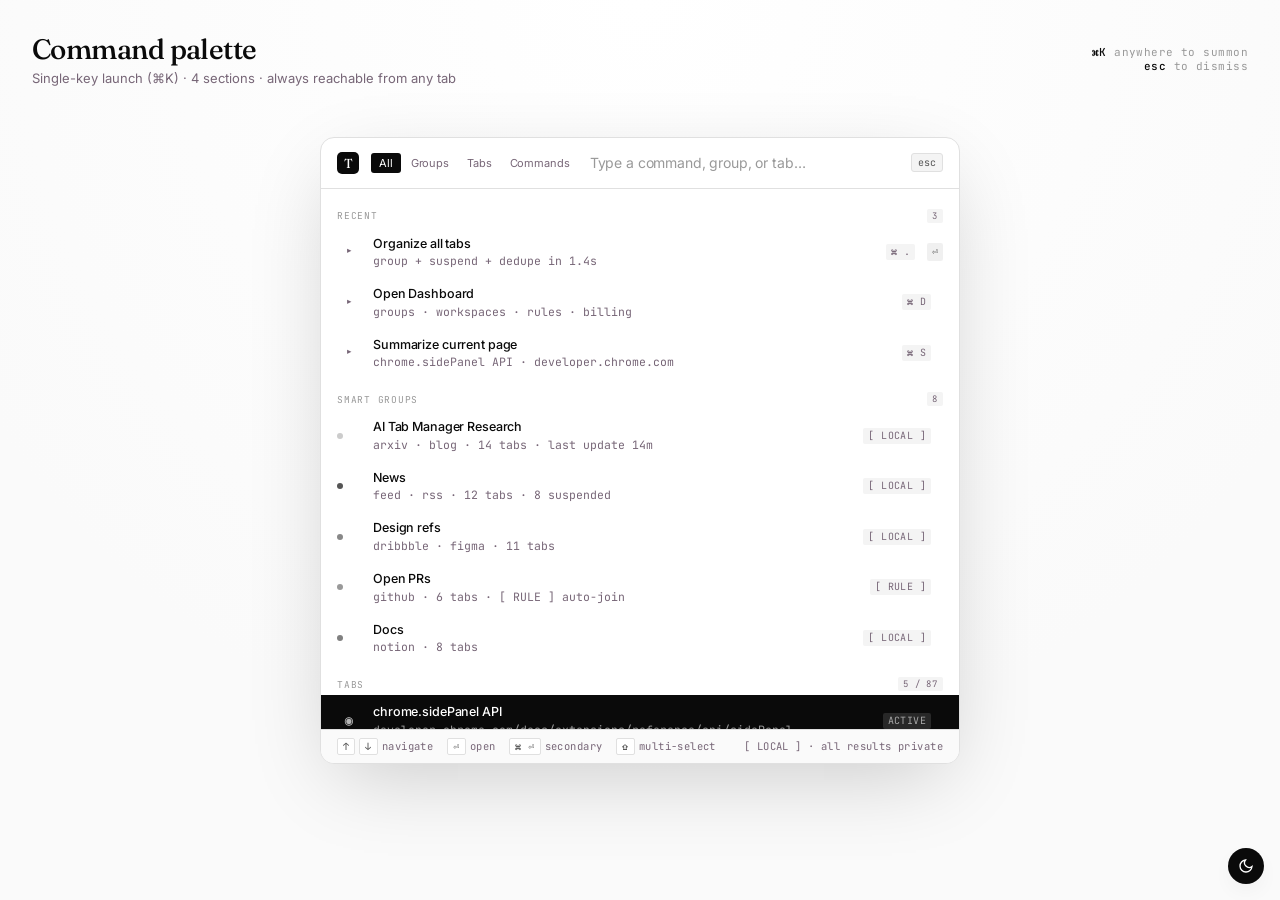
<file: 03_UX/UI_PROTOTYPES/07-command-palette.html>
<!doctype html>
<html lang="zh-CN" data-theme="light">
<head>
<meta charset="utf-8" />
<meta name="viewport" content="width=device-width,initial-scale=1" />
<title>TabMosaic AI — Command Palette</title>
<meta name="description" content="TabMosaic AI command palette (⌘K) — single key, four sections, complete." />
<link rel="preconnect" href="https://fonts.googleapis.com" />
<link rel="preconnect" href="https://fonts.gstatic.com" crossorigin />
<link href="https://fonts.googleapis.com/css2?family=Fraunces:opsz,wght@9..144,400;9..144,500&family=Inter:wght@400;500;600&family=JetBrains+Mono:wght@400;500&display=swap" rel="stylesheet" />
<style>
/* ============================================================
   TabMosaic AI — Command palette
   ⌘K single key · 4 sections · 2 states (idle + search)
   ============================================================ */
*,*::before,*::after{box-sizing:border-box}
html,body{margin:0;padding:0;background:#FAFAFA;color:#0A0A0A;font-family:"Inter",-apple-system,"PingFang SC",system-ui,sans-serif;font-size:13px;-webkit-font-smoothing:antialiased;min-height:100vh}
[data-theme="dark"] html,[data-theme="dark"] body{background:#0B0B0B;color:#F4F4F4}

:root{
  --n-0:#FFF;--n-50:#FAFAFA;--n-100:#F4F4F4;--n-150:#ECECEC;--n-200:#E0E0E0;
  --n-300:#CCC;--n-400:#999;--n-500:#767;--n-600:#555;--n-700:#333;--n-800:#1A1A1A;--n-900:#0A0A0A;
  --g-0:#CCC;--g-1:#999;--g-2:#888;--g-3:#808080;--g-4:#6E6E6E;--g-5:#555;--g-6:#767;--g-7:#333;
  --font-display:"Fraunces",Georgia,serif;
  --font-sans:"Inter",-apple-system,"PingFang SC",system-ui,sans-serif;
  --font-mono:"JetBrains Mono",ui-monospace,monospace;
  --shadow-modal:0 24px 80px -16px rgba(0,0,0,.2);
}
[data-theme="dark"]{--n-0:#141414;--n-50:#0B0B0B;--n-100:#171717;--n-150:#1F1F1F;--n-200:#262626;--n-300:#3A3A3A;--n-400:#555;--n-500:#767;--n-600:#999;--n-700:#CCC;--n-800:#E0E0E0;--n-900:#F4F4F4}

/* backdrops for context */
.stage{
  min-height:100vh;display:flex;align-items:center;justify-content:center;
  padding:40px 24px;position:relative;
  background:radial-gradient(circle at 50% 0%,#FFF,#FAFAFA 70%);
}
[data-theme="dark"] .stage{background:radial-gradient(circle at 50% 0%,#171717,#0B0B0B 70%)}

.head{position:absolute;top:32px;left:32px;right:32px;display:flex;align-items:center;justify-content:space-between}
.head h1{font-family:var(--font-display);font-size:28px;font-weight:500;letter-spacing:-.02em;margin:0 0 4px}
.head p{color:#767;font-size:13px;margin:0}
.head .right{font-family:var(--font-mono);font-size:11px;color:#999;letter-spacing:.04em;text-align:right}
.head .right b{color:#0A0A0A;font-weight:500}
[data-theme="dark"] .head .right b{color:#F4F4F4}

/* palette wrapper */
.palette{
  width:100%;max-width:640px;background:#FFF;border:1px solid #E0E0E0;border-radius:14px;
  box-shadow:var(--shadow-modal);overflow:hidden;animation:pop .25s cubic-bezier(.16,1,.3,1);
  position:relative;z-index:2;
}
[data-theme="dark"] .palette{background:#141414;border-color:#262626}
@keyframes pop{from{transform:scale(.96) translateY(8px);opacity:0}to{transform:scale(1) translateY(0);opacity:1}}

.p-head{
  display:flex;align-items:center;gap:10px;padding:14px 16px;
  border-bottom:1px solid #E0E0E0;
}
[data-theme="dark"] .p-head{border-color:#262626}
.p-head .glyph{width:22px;height:22px;background:#0A0A0A;border-radius:5px;display:grid;place-items:center;color:#FFF;font-family:var(--font-display);font-size:13px;flex:0 0 auto}
[data-theme="dark"] .p-head .glyph{background:#F4F4F4;color:#0A0A0A}
.p-head .scope-tabs{display:flex;gap:2px;margin-left:2px}
.p-head .scope-tab{padding:3px 8px;font-size:11px;color:#767;border-radius:3px;cursor:pointer;letter-spacing:-.01em}
.p-head .scope-tab.active{background:#0A0A0A;color:#FFF}
[data-theme="dark"] .p-head .scope-tab.active{background:#F4F4F4;color:#0A0A0A}
.p-head input{flex:1;background:none;border:0;outline:0;font-size:14px;font-family:inherit;color:#0A0A0A;letter-spacing:-.01em}
[data-theme="dark"] .p-head input{color:#F4F4F4}
.p-head input::placeholder{color:#999}
.p-head .esc{font-family:var(--font-mono);font-size:10px;background:#F4F4F4;border:1px solid #E0E0E0;padding:2px 6px;border-radius:3px;color:#555;cursor:pointer;flex:0 0 auto}
[data-theme="dark"] .p-head .esc{background:#1F1F1F;border-color:#262626;color:#999}

.p-body{max-height:60vh;overflow-y:auto;padding:6px 0}
.p-section{margin:6px 0}
.p-section-label{
  font-family:var(--font-mono);font-size:9.5px;letter-spacing:.08em;text-transform:uppercase;color:#999;
  padding:8px 16px 4px;display:flex;align-items:center;gap:8px;
}
.p-section-label .ct{margin-left:auto;font-family:var(--font-mono);background:#F4F4F4;padding:1px 5px;border-radius:2px;font-size:9px;color:#767}
[data-theme="dark"] .p-section-label .ct{background:#1F1F1F}
.p-item{
  display:grid;grid-template-columns:24px 1fr auto auto;gap:12px;align-items:center;
  padding:8px 16px;cursor:pointer;font-size:12.5px;line-height:1.4;
  transition:background 100ms;
}
.p-item:hover{background:#FAFAFA}
.p-item.active{background:#0A0A0A;color:#FFF}
.p-item.active .sub{color:rgba(255,255,255,.6)}
.p-item.active .meta{color:rgba(255,255,255,.6);background:rgba(255,255,255,.12)}
[data-theme="dark"] .p-item:hover{background:#1F1F1F}
.p-item .ic{font-family:var(--font-mono);color:#767;font-size:14px;text-align:center}
[data-theme="dark"] .p-item .ic{color:#999}
.p-item.active .ic{color:rgba(255,255,255,.7)}
.p-item .main{overflow:hidden}
.p-item .title{font-weight:500;letter-spacing:-.01em;white-space:nowrap;overflow:hidden;text-overflow:ellipsis}
.p-item .sub{font-size:11.5px;color:#767;font-family:var(--font-mono);white-space:nowrap;overflow:hidden;text-overflow:ellipsis;margin-top:1px}
.p-item .meta{font-family:var(--font-mono);font-size:10px;color:#767;background:#F4F4F4;padding:1px 5px;border-radius:2px;letter-spacing:.04em}
[data-theme="dark"] .p-item .meta{background:#1F1F1F}
.p-item .kbd{font-family:var(--font-mono);font-size:10px;background:rgba(0,0,0,.06);padding:2px 5px;border-radius:2px;color:#555}
.p-item.active .kbd{background:rgba(255,255,255,.12);color:rgba(255,255,255,.8)}

/* group color dots in palette */
.d{width:6px;height:6px;border-radius:50%;background:#999;flex:0 0 auto}
.d.g-0{background:var(--g-0)}.d.g-1{background:var(--g-1)}.d.g-2{background:var(--g-2)}.d.g-3{background:var(--g-3)}.d.g-4{background:var(--g-4)}.d.g-5{background:var(--g-5)}.d.g-6{background:var(--g-6)}.d.g-7{background:var(--g-7)}

.p-foot{
  border-top:1px solid #E0E0E0;padding:8px 16px;
  display:flex;align-items:center;gap:14px;
  font-family:var(--font-mono);font-size:10.5px;color:#767;letter-spacing:.04em;
  background:#FAFAFA;
}
[data-theme="dark"] .p-foot{border-color:#262626;background:#0B0B0B}
.p-foot .group{display:flex;align-items:center;gap:4px}
.p-foot kbd{font-family:var(--font-mono);font-size:10px;background:#FFF;border:1px solid #E0E0E0;padding:1px 5px;border-radius:2px;color:#555}
[data-theme="dark"] .p-foot kbd{background:#141414;border-color:#262626;color:#999}
.p-foot .privacy{margin-left:auto;display:flex;align-items:center;gap:4px}

/* Stage 2 — search */
.search-stage{padding:60px 24px}
.search-headline{
  font-family:var(--font-display);font-size:38px;font-weight:500;letter-spacing:-.02em;line-height:1.1;
  text-align:center;max-width:560px;margin:0 auto 12px;
}
.search-headline em{font-style:italic;color:#555}
[data-theme="dark"] .search-headline em{color:#999}
.search-sub{text-align:center;color:#767;font-size:13px;margin:0 auto 32px;max-width:480px}

.theme-btn{position:fixed;bottom:16px;right:16px;z-index:100;width:36px;height:36px;border-radius:50%;background:#0A0A0A;color:#FFF;display:grid;place-items:center;box-shadow:0 8px 24px -8px rgba(0,0,0,.12);border:0;cursor:pointer}
</style>
</head>
<body>

<!-- ===== STAGE 1: IDLE (the one you see by default) ===== -->
<div class="stage" id="stageIdle">
  <div class="head">
    <div>
      <h1>Command palette</h1>
      <p>Single-key launch (⌘K) · 4 sections · always reachable from any tab</p>
    </div>
    <div class="right">
      <b>⌘K</b> anywhere to summon<br>
      <b>esc</b> to dismiss
    </div>
  </div>

  <div class="palette" style="position:relative">
    <div class="p-head">
      <div class="glyph">T</div>
      <div class="scope-tabs">
        <span class="scope-tab active">All</span>
        <span class="scope-tab">Groups</span>
        <span class="scope-tab">Tabs</span>
        <span class="scope-tab">Commands</span>
      </div>
      <input placeholder="Type a command, group, or tab…" />
      <span class="esc">esc</span>
    </div>

    <div class="p-body">

      <div class="p-section">
        <div class="p-section-label">Recent <span class="ct">3</span></div>
        <div class="p-item">
          <span class="ic">▸</span>
          <div class="main"><div class="title">Organize all tabs</div><div class="sub">group + suspend + dedupe in 1.4s</div></div>
          <span class="meta">⌘ .</span>
          <span class="kbd">⏎</span>
        </div>
        <div class="p-item">
          <span class="ic">▸</span>
          <div class="main"><div class="title">Open Dashboard</div><div class="sub">groups · workspaces · rules · billing</div></div>
          <span class="meta">⌘ D</span>
        </div>
        <div class="p-item">
          <span class="ic">▸</span>
          <div class="main"><div class="title">Summarize current page</div><div class="sub">chrome.sidePanel API · developer.chrome.com</div></div>
          <span class="meta">⌘ S</span>
        </div>
      </div>

      <div class="p-section">
        <div class="p-section-label">Smart Groups <span class="ct">8</span></div>
        <div class="p-item">
          <span class="d g-0"></span>
          <div class="main"><div class="title">AI Tab Manager Research</div><div class="sub">arxiv · blog · 14 tabs · last update 14m</div></div>
          <span class="meta">[ LOCAL ]</span>
        </div>
        <div class="p-item">
          <span class="d g-5"></span>
          <div class="main"><div class="title">News</div><div class="sub">feed · rss · 12 tabs · 8 suspended</div></div>
          <span class="meta">[ LOCAL ]</span>
        </div>
        <div class="p-item">
          <span class="d g-2"></span>
          <div class="main"><div class="title">Design refs</div><div class="sub">dribbble · figma · 11 tabs</div></div>
          <span class="meta">[ LOCAL ]</span>
        </div>
        <div class="p-item">
          <span class="d g-1"></span>
          <div class="main"><div class="title">Open PRs</div><div class="sub">github · 6 tabs · [ RULE ] auto-join</div></div>
          <span class="meta">[ RULE ]</span>
        </div>
        <div class="p-item">
          <span class="d g-3"></span>
          <div class="main"><div class="title">Docs</div><div class="sub">notion · 8 tabs</div></div>
          <span class="meta">[ LOCAL ]</span>
        </div>
      </div>

      <div class="p-section">
        <div class="p-section-label">Tabs <span class="ct">5 / 87</span></div>
        <div class="p-item active">
          <span class="ic">◉</span>
          <div class="main"><div class="title">chrome.sidePanel API</div><div class="sub">developer.chrome.com/docs/extensions/reference/api/sidePanel</div></div>
          <span class="meta">ACTIVE</span>
        </div>
        <div class="p-item">
          <span class="ic">▷</span>
          <div class="main"><div class="title">arxiv 2401.01234</div><div class="sub">arxiv.org/abs/2401.01234 · suspended</div></div>
          <span class="meta">SUSP</span>
        </div>
        <div class="p-item">
          <span class="ic">▷</span>
          <div class="main"><div class="title">Tab Fatigue &amp; Productivity</div><div class="sub">blog.superhuman.com/2024/01/tab-fatigue</div></div>
          <span class="meta">AUDIO</span>
        </div>
        <div class="p-item">
          <span class="ic">▷</span>
          <div class="main"><div class="title">pull/4821 — feat: sidePanel agent</div><div class="sub">github.com/aitab/extension/pull/4821</div></div>
          <span class="meta">PR</span>
        </div>
        <div class="p-item">
          <span class="ic">▷</span>
          <div class="main"><div class="title">Q2 planning</div><div class="sub">notion.so/team/aitab-roadmap</div></div>
          <span class="meta">PIN</span>
        </div>
      </div>

      <div class="p-section">
        <div class="p-section-label">Commands</div>
        <div class="p-item">
          <span class="ic">⊕</span>
          <div class="main"><div class="title">New smart group from selection</div><div class="sub">select 2+ tabs, then run</div></div>
          <span class="meta">⌘ ⇧ N</span>
        </div>
        <div class="p-item">
          <span class="ic">⏸</span>
          <div class="main"><div class="title">Suspend all inactive tabs</div><div class="sub">saved 1.2 GB last run</div></div>
          <span class="meta">⌘ ⇧ S</span>
        </div>
        <div class="p-item">
          <span class="ic">⌫</span>
          <div class="main"><div class="title">Open Duplicate Center</div><div class="sub">12 duplicates · 5 need review</div></div>
          <span class="meta">⌘ ⇧ D</span>
        </div>
        <div class="p-item">
          <span class="ic">⊘</span>
          <div class="main"><div class="title">Mute this tab for 1 hour</div><div class="sub">TabMosaic will not touch it until then</div></div>
          <span class="meta">⌘ M</span>
        </div>
      </div>

    </div>

    <div class="p-foot">
      <div class="group"><kbd>↑</kbd><kbd>↓</kbd> navigate</div>
      <div class="group"><kbd>⏎</kbd> open</div>
      <div class="group"><kbd>⌘ ⏎</kbd> secondary</div>
      <div class="group"><kbd>⇧</kbd> multi-select</div>
      <div class="privacy">[ LOCAL ] · all results private</div>
    </div>
  </div>
</div>

<button class="theme-btn" id="themeBtn" title="Toggle theme">
  <svg width="16" height="16" viewBox="0 0 24 24" fill="none" stroke="currentColor" stroke-width="2"><path d="M21 12.79A9 9 0 1 1 11.21 3 7 7 0 0 0 21 12.79z"/></svg>
</button>

<script>
document.getElementById('themeBtn').addEventListener('click',()=>{
  const cur = document.documentElement.getAttribute('data-theme');
  document.documentElement.setAttribute('data-theme', cur==='dark'?'light':'dark');
});

// Item click → highlight
document.querySelectorAll('.p-item').forEach(it=>{
  it.addEventListener('click',()=>{
    document.querySelectorAll('.p-item').forEach(x=>x.classList.remove('active'));
    it.classList.add('active');
  });
});

// Scope tabs
document.querySelectorAll('.scope-tab').forEach(s=>{
  s.addEventListener('click',()=>{
    document.querySelectorAll('.scope-tab').forEach(x=>x.classList.remove('active'));
    s.classList.add('active');
  });
});
</script>
</body>
</html>
</file>
<file: extension/styles.css>
:root {
  color-scheme: light;
  --bg: #eef4f1;
  --panel: rgba(255, 255, 255, 0.68);
  --panel-muted: rgba(255, 255, 255, 0.42);
  --line: rgba(33, 47, 43, 0.12);
  --line-strong: rgba(33, 47, 43, 0.24);
  --text: #18211f;
  --muted: #66716d;
  --faint: #9aa6a1;
  --black: #1e3732;
  --accent: #2f7469;
  --accent-soft: rgba(47, 116, 105, 0.1);
  --glass: rgba(255, 255, 255, 0.58);
  --shadow-1: 0 14px 38px rgba(29, 45, 41, 0.12);
  --shadow-2: 0 18px 52px rgba(29, 45, 41, 0.16);
  --radius: 8px;
  --mono: "SF Mono", "JetBrains Mono", ui-monospace, monospace;
  --sans: Inter, -apple-system, BlinkMacSystemFont, "SF Pro Text", "PingFang SC", sans-serif;
}

* {
  box-sizing: border-box;
}

[hidden] {
  display: none !important;
}

body {
  margin: 0;
  min-width: 0;
  overflow-x: hidden;
  background:
    linear-gradient(135deg, rgba(236, 247, 241, 0.95), rgba(245, 246, 241, 0.92) 48%, rgba(232, 240, 243, 0.96)),
    var(--bg);
  color: var(--text);
  font-family: var(--sans);
}

button {
  font: inherit;
}

.app-shell {
  min-height: 100vh;
  padding: 18px;
}

.app-header {
  display: flex;
  align-items: flex-start;
  justify-content: space-between;
  gap: 16px;
  margin-bottom: 18px;
}

.eyebrow,
.section-title,
.next-label {
  margin: 0;
  color: var(--muted);
  font-family: var(--mono);
  font-size: 11px;
  font-weight: 600;
  letter-spacing: 0;
  text-transform: uppercase;
}

h1 {
  margin: 5px 0 0;
  font-size: 23px;
  line-height: 1.12;
  font-weight: 650;
  letter-spacing: 0;
}

h2 {
  margin: 0;
  font-size: 15px;
  line-height: 1.25;
}

p {
  line-height: 1.45;
}

.icon-button {
  width: 34px;
  height: 34px;
  border: 1px solid var(--line);
  border-radius: 7px;
  background: var(--panel);
  color: var(--black);
  cursor: pointer;
}

.icon-button:hover {
  border-color: var(--line-strong);
  background: var(--panel-muted);
}

.icon-button:disabled {
  color: var(--faint);
  cursor: wait;
}

.status-panel,
.privacy-panel,
.next-card,
.metric-card,
.row {
  border: 1px solid var(--line);
  background: var(--panel);
}

.status-panel {
  display: grid;
  grid-template-columns: 10px 1fr;
  gap: 12px;
  padding: 14px;
  border-radius: var(--radius);
}

.status-panel p {
  margin: 6px 0 0;
  color: var(--muted);
  font-size: 13px;
}

.status-dot {
  width: 8px;
  height: 8px;
  margin-top: 5px;
  border-radius: 999px;
  background: var(--line-strong);
}

.status-panel.scanning .status-dot {
  background: repeating-linear-gradient(
    45deg,
    #0a0a0a,
    #0a0a0a 2px,
    #cccccc 2px,
    #cccccc 4px
  );
}

.status-panel.grouping .status-dot,
.status-panel.undoing .status-dot,
.status-panel.restoring-closed .status-dot,
.status-panel.closed-restored .status-dot {
  background: var(--black);
}

.status-panel.completed .status-dot {
  background: var(--black);
}

.status-panel.error {
  border-color: var(--black);
}

.error-note {
  display: grid;
  gap: 4px;
  margin-top: 10px;
  padding-top: 10px;
  border-top: 1px solid var(--line);
}

.error-note strong,
.error-note small {
  display: block;
}

.error-note strong {
  font-size: 12px;
}

.error-note small {
  color: var(--muted);
  font-size: 11px;
  line-height: 1.4;
}

.section {
  margin-top: 18px;
}

.privacy-panel {
  margin-top: 12px;
  padding: 14px;
  border-radius: var(--radius);
}

.privacy-panel[hidden] {
  display: none;
}

.privacy-panel h2 {
  margin-top: 8px;
}

.privacy-panel ul {
  display: grid;
  gap: 8px;
  margin: 12px 0;
  padding-left: 18px;
  color: var(--muted);
  font-size: 12px;
  line-height: 1.45;
}

.privacy-panel .primary-button {
  width: 100%;
}

.action-row {
  display: grid;
  grid-template-columns: minmax(0, 1fr) minmax(72px, 0.45fr);
  gap: 8px;
  margin-top: 12px;
}

.action-row .secondary-button:last-child {
  grid-column: 1 / -1;
}

.primary-button,
.secondary-button {
  min-height: 36px;
  border-radius: 7px;
  cursor: pointer;
}

.full-width-button {
  width: 100%;
}

.primary-button {
  border: 1px solid var(--black);
  background: var(--black);
  color: #ffffff;
}

.secondary-button {
  border: 1px solid var(--line);
  background: var(--panel);
  color: var(--black);
}

.primary-button:hover {
  background: #1f1f1f;
}

.secondary-button:hover {
  border-color: var(--line-strong);
  background: var(--panel-muted);
}

.primary-button:disabled,
.secondary-button:disabled {
  border-color: var(--line);
  background: var(--panel-muted);
  color: var(--faint);
  cursor: not-allowed;
}

.section-title {
  margin-bottom: 8px;
}

.section-copy {
  margin: -2px 0 10px;
  color: var(--muted);
  font-size: 12px;
}

.chat-form {
  display: grid;
  grid-template-columns: minmax(0, 1fr) auto;
  gap: 8px;
}

.chat-form input {
  min-width: 0;
  min-height: 36px;
  padding: 8px 10px;
  border: 1px solid var(--line);
  border-radius: 7px;
  background: var(--panel);
  color: var(--text);
  font: inherit;
  font-size: 12px;
}

.chat-form input:disabled {
  background: var(--panel-muted);
  color: var(--faint);
}

.prompt-row {
  display: flex;
  flex-wrap: wrap;
  gap: 6px;
  margin-top: 8px;
}

.prompt-chip {
  min-height: 28px;
  padding: 0 9px;
  border: 1px solid var(--line);
  border-radius: 999px;
  background: var(--panel);
  color: var(--black);
  cursor: pointer;
  font-size: 11px;
}

.prompt-chip:hover {
  border-color: var(--line-strong);
  background: var(--panel-muted);
}

.chat-panel {
  display: grid;
  gap: 10px;
  margin-top: 10px;
  padding: 12px;
  border: 1px solid var(--line);
  border-radius: var(--radius);
  background: var(--panel);
  max-height: 520px;
  overflow-y: auto;
}

.chat-panel[hidden] {
  display: none;
}

.chat-answer,
.chat-more {
  margin: 0;
  color: var(--muted);
  font-size: 12px;
}

.chat-thread-message {
  display: grid;
  gap: 10px;
  max-width: min(100%, 310px);
  padding: 10px;
  border: 1px solid var(--line);
  border-radius: 8px;
  background: var(--bg);
}

.chat-thread-message.assistant {
  justify-self: start;
}

.chat-thread-message.user {
  justify-self: end;
  background: var(--panel-muted);
}

.chat-thread-message.user .chat-answer {
  color: var(--text);
}

.chat-action-summary {
  display: grid;
  gap: 4px;
  padding: 9px;
  border: 1px solid var(--line);
  border-radius: 6px;
  background: var(--bg);
  font-size: 12px;
}

.chat-action-summary small {
  color: var(--muted);
  line-height: 1.35;
}

.chat-summary-card {
  display: grid;
  gap: 8px;
}

.chat-summary-card small {
  color: var(--muted);
  font-size: 11px;
  font-weight: 700;
  text-transform: uppercase;
}

.chat-summary-card h2 {
  margin: 0;
  color: var(--text);
  font-size: 14px;
  line-height: 1.3;
}

.chat-summary-card p {
  margin: 0;
  color: var(--text);
  font-size: 13px;
  line-height: 1.45;
}

.chat-summary-card ol,
.chat-summary-card ul {
  display: grid;
  gap: 6px;
  margin: 2px 0 0;
  padding-left: 18px;
  color: var(--text);
  font-size: 12px;
  line-height: 1.4;
}

.ai-agent-card {
  display: grid;
  gap: 9px;
}

.agent-tool-card {
  display: grid;
  gap: 8px;
  min-width: 220px;
}

.agent-tool-card-header {
  display: flex;
  align-items: center;
  gap: 8px;
  color: rgba(24, 33, 31, 0.82);
  font-size: 12.5px;
}

.tool-dot {
  width: 7px;
  height: 7px;
  border-radius: 999px;
  background: var(--accent);
}

.agent-tool-card.running .tool-dot {
  background: linear-gradient(90deg, var(--accent), rgba(47, 116, 105, 0.28));
}

.agent-tool-card-grid {
  display: flex;
  flex-wrap: wrap;
  gap: 6px;
}

.agent-tool-card-grid span,
.chat-note {
  border: 1px solid transparent;
  border-radius: 999px;
  background: rgba(32, 39, 36, 0.055);
  color: rgba(24, 33, 31, 0.58);
  font-size: 11px;
  line-height: 1.3;
}

.agent-tool-card-grid span {
  padding: 5px 8px;
}

.context-tab-summaries {
  display: grid;
  gap: 7px;
}

.context-group-summary {
  display: grid;
  gap: 7px;
  padding: 9px;
  border: 1px solid rgba(33, 47, 43, 0.08);
  border-radius: 8px;
  background: rgba(255, 255, 255, 0.42);
}

.context-summary-heading {
  display: grid;
  gap: 2px;
}

.context-summary-heading span {
  color: rgba(24, 33, 31, 0.48);
  font-size: 10.5px;
  font-weight: 650;
  text-transform: uppercase;
}

.context-summary-heading strong {
  overflow: hidden;
  color: rgba(24, 33, 31, 0.86);
  font-size: 12.5px;
  text-overflow: ellipsis;
  white-space: nowrap;
}

.context-summary-meta,
.context-summary-tags,
.context-summary-skips {
  display: flex;
  flex-wrap: wrap;
  gap: 5px;
}

.context-summary-meta span,
.context-summary-tags span,
.context-summary-skips span {
  border: 1px solid transparent;
  border-radius: 999px;
  background: rgba(32, 39, 36, 0.055);
  color: rgba(24, 33, 31, 0.56);
  font-size: 10.5px;
  line-height: 1.3;
  padding: 4px 7px;
}

.context-summary-skips span {
  background: rgba(151, 65, 50, 0.07);
  color: rgba(95, 43, 34, 0.68);
}

.context-tab-summary-row {
  display: grid;
  gap: 3px;
  padding-top: 7px;
  border-top: 1px solid var(--line);
}

.context-tab-summary-row strong {
  color: rgba(24, 33, 31, 0.82);
  font-size: 12px;
}

.context-tab-summary-row span {
  color: rgba(24, 33, 31, 0.62);
  font-size: 11.5px;
  line-height: 1.4;
}

.content-regroup-card {
  gap: 10px;
}

.content-regroup-list {
  display: grid;
  gap: 8px;
}

.content-regroup-group {
  display: grid;
  gap: 6px;
  padding: 9px;
  border: 1px solid rgba(33, 47, 43, 0.08);
  border-radius: 8px;
  background:
    linear-gradient(145deg, rgba(255, 255, 255, 0.56), rgba(244, 249, 247, 0.34));
}

.content-regroup-heading {
  display: grid;
  grid-template-columns: auto minmax(0, 1fr) auto;
  align-items: center;
  gap: 7px;
}

.content-regroup-heading strong {
  overflow: hidden;
  color: rgba(24, 33, 31, 0.86);
  font-size: 12.5px;
  font-weight: 700;
  text-overflow: ellipsis;
  white-space: nowrap;
}

.content-regroup-heading small,
.content-regroup-tabs small,
.content-regroup-tabs em {
  color: rgba(24, 33, 31, 0.54);
  font-size: 10.5px;
  font-style: normal;
}

.content-regroup-group p {
  margin: 0;
  color: rgba(24, 33, 31, 0.64);
  font-size: 11.5px;
  line-height: 1.4;
}

.content-regroup-tabs {
  display: grid;
  gap: 5px;
}

.content-regroup-tabs span {
  display: grid;
  min-width: 0;
  gap: 2px;
  padding-top: 5px;
  border-top: 1px solid rgba(33, 47, 43, 0.08);
}

.content-regroup-tabs b,
.content-regroup-tabs small {
  overflow: hidden;
  text-overflow: ellipsis;
  white-space: nowrap;
}

.content-regroup-tabs b {
  color: rgba(24, 33, 31, 0.76);
  font-size: 11.5px;
  font-weight: 650;
}

.group-dot {
  width: 8px;
  height: 8px;
  border-radius: 999px;
  background: #9aa6a1;
}

.group-dot.g-1 {
  background: #5e89a8;
}

.group-dot.g-2 {
  background: #b1655c;
}

.group-dot.g-3 {
  background: #b89a4d;
}

.group-dot.g-4 {
  background: #2f7469;
}

.group-dot.g-5 {
  background: #b06786;
}

.group-dot.g-6 {
  background: #7b6fa8;
}

.group-dot.g-7 {
  background: #4b9aa2;
}

.chat-note {
  margin: 0;
  padding: 7px 8px;
  border-radius: 7px;
}

.chat-tabs {
  display: grid;
  gap: 6px;
}

.chat-tab-row {
  display: grid;
  grid-template-columns: minmax(0, 1fr) auto;
  align-items: center;
  gap: 8px;
  min-height: 34px;
  padding: 7px 0 0;
  border-top: 1px solid var(--line);
}

.chat-tab-row span {
  display: grid;
  min-width: 0;
  gap: 2px;
}

.chat-tab-row b,
.chat-tab-row small {
  overflow: hidden;
  text-overflow: ellipsis;
  white-space: nowrap;
}

.chat-tab-row b {
  font-size: 12px;
  font-weight: 650;
}

.chat-tab-row small {
  color: var(--muted);
  font-size: 11px;
}

.chat-action-row {
  display: grid;
  grid-template-columns: 1fr 1fr;
  gap: 8px;
}

.tight-empty {
  padding: 9px;
}

.metrics-grid {
  display: grid;
  grid-template-columns: repeat(2, minmax(0, 1fr));
  gap: 8px;
}

.metric-card {
  min-height: 78px;
  padding: 12px;
  border-radius: var(--radius);
}

.metric-card span {
  display: block;
  color: var(--muted);
  font-size: 11px;
}

.metric-card strong {
  display: block;
  margin-top: 12px;
  font-family: var(--mono);
  font-size: 24px;
  line-height: 1;
}

.list {
  display: grid;
  gap: 7px;
}

.row {
  display: flex;
  align-items: center;
  justify-content: space-between;
  gap: 12px;
  min-height: 36px;
  padding: 8px 10px;
  border-radius: 6px;
  font-size: 12px;
}

.row span {
  overflow: hidden;
  color: var(--text);
  text-overflow: ellipsis;
  white-space: nowrap;
}

.group-row span {
  display: grid;
  min-width: 0;
  gap: 2px;
}

.group-row b,
.group-row small {
  overflow: hidden;
  text-overflow: ellipsis;
  white-space: nowrap;
}

.group-row b {
  font-size: 12px;
  font-weight: 650;
}

.group-row small {
  color: var(--muted);
  font-size: 11px;
}

.row strong {
  font-family: var(--mono);
  font-size: 12px;
}

.compact .row {
  min-height: 32px;
}

.duplicate-review-card {
  display: grid;
  gap: 8px;
  padding: 10px;
  border: 1px solid var(--line);
  border-radius: 6px;
  background: var(--panel);
}

.duplicate-review-header,
.duplicate-review-tab {
  display: grid;
  grid-template-columns: minmax(0, 1fr) auto;
  align-items: center;
  gap: 8px;
}

.duplicate-review-header span,
.duplicate-review-tab span {
  display: grid;
  min-width: 0;
  gap: 2px;
}

.duplicate-review-header b,
.duplicate-review-header small,
.duplicate-review-tab b,
.duplicate-review-tab small {
  overflow: hidden;
  text-overflow: ellipsis;
  white-space: nowrap;
}

.duplicate-review-header b,
.duplicate-review-tab b {
  font-size: 12px;
  font-weight: 650;
}

.duplicate-review-header small,
.duplicate-review-tab small {
  color: var(--muted);
  font-size: 11px;
}

.duplicate-review-tabs {
  display: grid;
  gap: 6px;
}

.duplicate-review-tab {
  min-height: 34px;
  padding-top: 7px;
  border-top: 1px solid var(--line);
}

.mini-button {
  min-height: 28px;
  padding: 0 9px;
  border: 1px solid var(--line);
  border-radius: 6px;
  background: var(--panel);
  color: var(--black);
  cursor: pointer;
  font-size: 11px;
}

.mini-button:hover {
  border-color: var(--line-strong);
  background: var(--panel-muted);
}

.mini-button:disabled {
  color: var(--faint);
  cursor: not-allowed;
}

.empty {
  margin: 0;
  padding: 12px;
  border: 1px dashed var(--line-strong);
  border-radius: 6px;
  color: var(--muted);
  font-size: 12px;
}

.dashboard-error-card {
  display: grid;
  gap: 12px;
  padding: 14px;
  border: 1px solid rgba(151, 65, 50, 0.24);
  border-radius: var(--radius);
  background: rgba(255, 255, 255, 0.66);
  box-shadow: var(--shadow-soft);
}

.dashboard-error-card h2 {
  margin: 0 0 6px;
  font-size: 15px;
}

.dashboard-error-card p {
  margin: 0;
  color: var(--muted);
  font-size: 12px;
  line-height: 1.45;
}

.dashboard-error-note {
  display: grid;
  gap: 4px;
  padding-top: 10px;
  border-top: 1px solid var(--line);
}

.dashboard-error-note strong {
  font-size: 12px;
}

.dashboard-error-note small {
  color: var(--muted);
  font-size: 11px;
  line-height: 1.4;
}

.summary-panel {
  margin-top: 10px;
  padding: 12px;
  border: 1px solid var(--line);
  border-radius: var(--radius);
  background: var(--panel);
}

.summary-panel[hidden] {
  display: none;
}

.summary-panel h2 {
  margin: 0 0 8px;
  font-size: 14px;
  line-height: 1.3;
}

.summary-panel p {
  margin: 0;
  color: var(--muted);
  font-size: 12px;
}

.summary-panel ol {
  display: grid;
  gap: 6px;
  margin: 10px 0 0;
  padding-left: 18px;
  color: var(--text);
  font-size: 12px;
  line-height: 1.4;
}

.dashboard-body {
  min-width: 0;
  background: var(--bg);
}

.dashboard-topbar {
  position: sticky;
  top: 0;
  z-index: 20;
  display: flex;
  align-items: center;
  gap: 14px;
  height: 40px;
  padding: 0 20px;
  border-bottom: 1px solid var(--line);
  background: var(--panel);
}

.dashboard-brand {
  display: flex;
  align-items: center;
  gap: 8px;
  font-size: 13px;
  font-weight: 650;
}

.dashboard-brand-mark {
  display: grid;
  width: 22px;
  height: 22px;
  place-items: center;
  border-radius: 5px;
  background: var(--black);
  color: #ffffff;
  font-family: Georgia, "Times New Roman", serif;
  font-size: 13px;
}

.dashboard-topbar-spacer {
  flex: 1;
}

.dashboard-privacy {
  display: flex;
  align-items: center;
  gap: 6px;
  color: var(--muted);
  font-size: 11.5px;
}

.dashboard-icon-button {
  display: grid;
  width: 28px;
  height: 28px;
  place-items: center;
  border: 1px solid transparent;
  border-radius: 5px;
  background: transparent;
  color: var(--muted);
  cursor: pointer;
}

.dashboard-icon-button:hover {
  border-color: var(--line);
  background: var(--panel-muted);
  color: var(--black);
}

.dashboard-workbench {
  display: grid;
  grid-template-columns: 240px minmax(0, 1fr);
  min-height: calc(100vh - 40px);
}

.dashboard-rail {
  position: sticky;
  top: 40px;
  display: flex;
  flex-direction: column;
  height: calc(100vh - 40px);
  overflow-y: auto;
  border-right: 1px solid var(--line);
  background: var(--panel);
  padding: 18px 0;
}

.dashboard-nav-section {
  margin-bottom: 16px;
  padding: 0 14px;
}

.dashboard-nav-label {
  margin: 0 0 6px;
  padding: 0 10px;
  color: var(--faint);
  font-family: var(--mono);
  font-size: 10px;
  font-weight: 600;
  letter-spacing: 0;
  text-transform: uppercase;
}

.dashboard-nav-item {
  display: flex;
  align-items: center;
  gap: 10px;
  width: 100%;
  min-height: 34px;
  padding: 0 10px;
  border: 0;
  border-radius: 6px;
  background: transparent;
  color: var(--muted);
  cursor: pointer;
  font: inherit;
  font-size: 13.5px;
  text-align: left;
}

.dashboard-nav-item:hover {
  background: var(--panel-muted);
  color: var(--black);
}

.dashboard-nav-item.active {
  background: var(--black);
  color: #ffffff;
}

.dashboard-nav-icon {
  width: 18px;
  flex: 0 0 auto;
  text-align: center;
}

.dashboard-count {
  margin-left: auto;
  color: var(--faint);
  font-family: var(--mono);
  font-size: 10.5px;
}

.dashboard-nav-item.active .dashboard-count {
  color: rgba(255, 255, 255, 0.72);
}

.dashboard-workspace-card,
.dashboard-privacy-note {
  border: 1px solid var(--line);
  background: var(--bg);
}

.dashboard-workspace-card {
  padding: 12px 14px;
  border-radius: 10px;
}

.dashboard-workspace-label {
  margin-bottom: 4px;
  color: var(--muted);
  font-family: var(--mono);
  font-size: 10px;
  letter-spacing: 0;
  text-transform: uppercase;
}

.dashboard-workspace-name {
  margin-bottom: 2px;
  font-family: Georgia, "Times New Roman", serif;
  font-size: 17px;
  font-weight: 500;
}

.dashboard-workspace-name::before {
  color: var(--faint);
  content: "▸ ";
  font-family: var(--sans);
  font-size: 12px;
}

.dashboard-workspace-meta {
  margin-bottom: 10px;
  color: var(--muted);
  font-family: var(--mono);
  font-size: 11px;
}

.dashboard-cta {
  width: 100%;
  min-height: 32px;
  border: 1px solid var(--line-strong);
  border-radius: 6px;
  background: var(--panel);
  color: var(--text);
  cursor: pointer;
  font: inherit;
  font-size: 12.5px;
}

.dashboard-cta:disabled {
  border-color: var(--line);
  color: var(--faint);
  cursor: not-allowed;
}

.dashboard-cta-block {
  display: grid;
  gap: 6px;
}

.dashboard-cta.primary {
  border-color: var(--black);
  background: var(--black);
  color: #ffffff;
}

.dashboard-privacy-note {
  display: flex;
  gap: 8px;
  margin: auto 14px 0;
  padding: 10px 12px;
  border-radius: 6px;
}

.dashboard-privacy-title {
  margin-bottom: 2px;
  color: var(--text);
  font-size: 11.5px;
  font-weight: 650;
}

.dashboard-privacy-copy {
  color: var(--muted);
  font-size: 10.5px;
  line-height: 1.4;
}

.dashboard-stage {
  min-width: 0;
  padding: 24px 28px 60px;
  overflow-x: hidden;
}

.dashboard-page {
  display: none;
}

.dashboard-page.active {
  display: block;
}

.dashboard-page-head {
  display: flex;
  align-items: flex-start;
  justify-content: space-between;
  gap: 18px;
  margin-bottom: 18px;
}

.dashboard-page-title {
  margin: 0 0 4px;
  font-family: Georgia, "Times New Roman", serif;
  font-size: 28px;
  font-weight: 500;
  line-height: 1.1;
}

.dashboard-page-sub,
.dashboard-section-copy {
  margin: 0;
  color: var(--muted);
  font-family: var(--mono);
  font-size: 11.5px;
}

.dashboard-head-actions,
.dashboard-page-actions,
.dashboard-filter-chips {
  display: flex;
  flex-wrap: wrap;
  align-items: center;
  gap: 8px;
}

.dashboard-head-actions {
  justify-content: flex-end;
}

.dashboard-button {
  display: inline-flex;
  align-items: center;
  justify-content: center;
  min-height: 30px;
  padding: 0 12px;
  border: 1px solid var(--line-strong);
  border-radius: 6px;
  background: var(--panel);
  color: var(--text);
  cursor: pointer;
  font: inherit;
  font-size: 12.5px;
  font-weight: 500;
}

.dashboard-button.primary {
  border-color: var(--black);
  background: var(--black);
  color: #ffffff;
}

.dashboard-button:disabled {
  border-color: var(--line);
  color: var(--faint);
  cursor: not-allowed;
}

.dashboard-metrics {
  margin-bottom: 18px;
}

.dashboard-result-summary {
  display: grid;
  grid-template-columns: minmax(0, 1.1fr) minmax(280px, 0.9fr);
  gap: 18px;
  padding: 16px;
  border: 1px solid var(--line);
  border-radius: 8px;
  background: var(--panel);
}

.dashboard-result-main {
  min-width: 0;
}

.dashboard-result-kicker {
  margin: 0 0 6px;
  color: var(--muted);
  font-family: var(--mono);
  font-size: 10.5px;
  font-weight: 650;
  letter-spacing: 0;
  text-transform: uppercase;
}

.dashboard-result-main h2 {
  margin: 0;
  font-size: 28px;
  letter-spacing: 0;
  line-height: 1.06;
}

.dashboard-result-main p:last-child {
  margin: 8px 0 0;
  color: var(--muted);
  font-size: 13px;
}

.dashboard-impact-list {
  display: grid;
  gap: 7px;
  min-width: 0;
}

.dashboard-impact-row {
  display: flex;
  align-items: baseline;
  justify-content: space-between;
  gap: 14px;
  min-height: 28px;
  border-bottom: 1px solid var(--line);
  color: var(--muted);
  font-size: 12px;
}

.dashboard-impact-row strong {
  color: var(--text);
  font-family: var(--mono);
  font-size: 14px;
  white-space: nowrap;
}

.dashboard-result-actions {
  display: flex;
  align-items: center;
  flex-wrap: wrap;
  gap: 8px;
}

.dashboard-result-details {
  grid-column: 1 / -1;
  border-top: 1px solid var(--line);
  padding-top: 10px;
}

.dashboard-result-details summary {
  width: max-content;
  cursor: pointer;
  color: var(--muted);
  font-family: var(--mono);
  font-size: 11px;
}

.dashboard-result-detail-grid {
  display: grid;
  grid-template-columns: repeat(3, minmax(0, 1fr));
  gap: 8px 18px;
  margin-top: 10px;
}

.dashboard-result-detail-grid div {
  display: flex;
  align-items: baseline;
  justify-content: space-between;
  gap: 10px;
  color: var(--muted);
  font-size: 11.5px;
}

.dashboard-result-detail-grid strong {
  color: var(--text);
  font-family: var(--mono);
  font-size: 12px;
}

.dashboard-page-actions {
  margin: 18px 0 14px;
}

.dashboard-filter-chips {
  margin-bottom: 18px;
}

.dashboard-chip {
  display: inline-flex;
  align-items: center;
  gap: 5px;
  min-height: 26px;
  padding: 0 10px;
  border: 1px solid var(--line);
  border-radius: 999px;
  background: var(--panel);
  color: var(--muted);
  cursor: pointer;
  font: inherit;
  font-size: 12px;
}

.dashboard-chip.active {
  border-color: var(--black);
  background: var(--black);
  color: #ffffff;
}

.dashboard-chip-count {
  border-radius: 999px;
  background: rgba(0, 0, 0, 0.06);
  color: inherit;
  font-family: var(--mono);
  font-size: 10.5px;
  line-height: 14px;
  padding: 0 5px;
}

.dashboard-chip.active .dashboard-chip-count {
  background: rgba(255, 255, 255, 0.18);
}

.dashboard-chip-status {
  display: inline-flex;
  align-items: center;
  min-height: 26px;
  color: var(--muted);
  font-size: 11.5px;
}

.dashboard-chip-status[data-status-scope="selection"] {
  max-width: min(100%, 360px);
  padding: 0 9px;
  border: 1px solid rgba(47, 116, 105, 0.16);
  border-radius: 999px;
  background: rgba(255, 255, 255, 0.48);
  color: var(--accent);
  -webkit-backdrop-filter: blur(14px);
  backdrop-filter: blur(14px);
}

.dashboard-sort-label {
  margin-left: auto;
  color: var(--muted);
  font-family: var(--mono);
  font-size: 12px;
}

.dashboard-section {
  margin-top: 26px;
}

.dashboard-section-head {
  display: flex;
  align-items: flex-end;
  justify-content: space-between;
  gap: 16px;
  margin-bottom: 10px;
}

.dashboard-group-grid {
  display: grid;
  grid-template-columns: repeat(2, minmax(0, 1fr));
  gap: 16px;
}

.dashboard-group-card {
  overflow: hidden;
  border: 1px solid var(--line);
  border-radius: 10px;
  background: var(--panel);
}

.dashboard-group-card.active,
.dashboard-group-card:hover {
  border-color: var(--line-strong);
  box-shadow: var(--shadow-2);
}

.dashboard-group-head {
  position: relative;
  display: grid;
  grid-template-columns: auto minmax(0, 1fr) auto;
  align-items: center;
  gap: 10px;
  min-height: 58px;
  padding: 12px 16px;
  border-bottom: 1px solid var(--line);
}

.dashboard-group-head::before {
  position: absolute;
  inset: 0 auto 0 0;
  width: 2px;
  background: var(--black);
  content: "";
  opacity: 0;
}

.dashboard-group-card.active .dashboard-group-head::before,
.dashboard-group-card:hover .dashboard-group-head::before {
  opacity: 1;
}

.dashboard-dot {
  width: 8px;
  height: 8px;
  border-radius: 999px;
  background: var(--line-strong);
}

.dashboard-dot.g-0 {
  background: #cccccc;
}

.dashboard-dot.g-1 {
  background: #999999;
}

.dashboard-dot.g-2 {
  background: #333333;
}

.dashboard-dot.g-3 {
  background: #767676;
}

.dashboard-dot.g-4 {
  background: #555555;
}

.dashboard-dot.g-5 {
  background: #888888;
}

.dashboard-dot.g-6 {
  background: #6e6e6e;
}

.dashboard-dot.g-7 {
  background: #808080;
}

.dashboard-group-title-block {
  display: grid;
  min-width: 0;
  gap: 3px;
}

.dashboard-group-title-input {
  min-width: 0;
  border: 0;
  background: transparent;
  color: var(--text);
  font: inherit;
  font-size: 14px;
  font-weight: 650;
  outline: none;
}

.dashboard-group-title-input:focus {
  box-shadow: inset 0 -1px 0 var(--black);
}

.dashboard-group-meta-line {
  display: flex;
  min-width: 0;
  gap: 8px;
  color: var(--muted);
  font-family: var(--mono);
  font-size: 10.5px;
}

.dashboard-group-meta-line span {
  min-width: 0;
  overflow: hidden;
  text-overflow: ellipsis;
  white-space: nowrap;
}

.dashboard-group-actions {
  display: flex;
  align-items: center;
  gap: 6px;
}

.dashboard-source-tag {
  border: 1px solid var(--line-strong);
  border-radius: 3px;
  background: var(--bg);
  color: var(--muted);
  font-family: var(--mono);
  font-size: 9.5px;
  letter-spacing: 0;
  padding: 1px 5px;
  text-transform: uppercase;
}

.dashboard-source-tag.rule {
  border-color: var(--black);
  background: var(--black);
  color: #ffffff;
}

.dashboard-source-tag.manual {
  color: var(--text);
}

.dashboard-color-select {
  max-width: 78px;
  min-height: 26px;
  border: 1px solid var(--line);
  border-radius: 5px;
  background: var(--panel);
  color: var(--muted);
  font: inherit;
  font-size: 11px;
}

.dashboard-apply-button {
  min-height: 26px;
  padding: 0 8px;
  border: 1px solid var(--line-strong);
  border-radius: 5px;
  background: var(--panel);
  color: var(--text);
  cursor: pointer;
  font: inherit;
  font-size: 11.5px;
}

.dashboard-apply-button:hover {
  background: var(--panel-muted);
}

.dashboard-group-reason {
  margin: 0;
  padding: 9px 16px;
  border-bottom: 1px solid var(--line);
  color: var(--muted);
  font-size: 12px;
}

.dashboard-tabrow {
  display: grid;
  grid-template-columns: auto auto minmax(0, 1fr) minmax(88px, 0.45fr) auto auto minmax(120px, auto);
  align-items: center;
  gap: 10px;
  min-height: 34px;
  padding: 8px 16px;
  border-bottom: 1px solid var(--line);
  font-size: 12.5px;
}

.dashboard-tabrow:hover {
  background: var(--bg);
}

.dashboard-tabrow.selected-for-chat,
.dashboard-tabrow.context-active {
  background: rgba(47, 116, 105, 0.08);
}

.dashboard-tab-select {
  display: grid;
  width: 18px;
  height: 18px;
  place-items: center;
  cursor: pointer;
}

.dashboard-tab-select input {
  width: 14px;
  height: 14px;
  margin: 0;
  border-radius: 4px;
  accent-color: var(--accent);
  cursor: pointer;
}

.dashboard-favicon {
  display: grid;
  width: 16px;
  height: 16px;
  place-items: center;
  overflow: hidden;
  border-radius: 4px;
  background: var(--line-strong);
  color: #ffffff;
  font-family: var(--mono);
  font-size: 9px;
  font-weight: 650;
}

.dashboard-favicon img {
  display: block;
  width: 100%;
  height: 100%;
  object-fit: cover;
}

.dashboard-tab-title,
.dashboard-tab-host {
  min-width: 0;
  overflow: hidden;
  text-overflow: ellipsis;
  white-space: nowrap;
}

.dashboard-tab-title-button {
  display: block;
  max-width: 100%;
  padding: 0;
  overflow: hidden;
  border: 0;
  background: transparent;
  color: inherit;
  cursor: pointer;
  font: inherit;
  text-align: left;
  text-overflow: ellipsis;
  white-space: nowrap;
}

.dashboard-tab-title-button:hover,
.dashboard-tab-title-button:focus-visible {
  text-decoration: underline;
  text-underline-offset: 2px;
}

.dashboard-tab-host {
  color: var(--muted);
  font-family: var(--mono);
  font-size: 10.5px;
}

.dashboard-tabrow.suspended .dashboard-tab-title {
  opacity: 0.56;
  text-decoration: line-through;
}

.dashboard-tabrow.audible .dashboard-tab-title {
  font-weight: 650;
}

.dashboard-tab-badges {
  display: flex;
  align-items: center;
  gap: 5px;
}

.dashboard-tab-badge {
  border-radius: 3px;
  background: var(--panel-muted);
  color: var(--muted);
  font-family: var(--mono);
  font-size: 9.5px;
  padding: 1px 5px;
  text-transform: uppercase;
}

.dashboard-tab-work,
.dashboard-tab-move {
  display: flex;
  align-items: center;
  justify-content: flex-end;
  gap: 5px;
  min-width: 0;
  opacity: 0.72;
  transition: opacity 120ms ease;
}

.dashboard-tabrow:hover .dashboard-tab-work,
.dashboard-tabrow:focus-within .dashboard-tab-work,
.dashboard-tabrow:hover .dashboard-tab-move,
.dashboard-tabrow:focus-within .dashboard-tab-move {
  opacity: 1;
}

.dashboard-tab-move select {
  width: 104px;
  min-height: 24px;
  border: 1px solid var(--line);
  border-radius: 5px;
  background: var(--panel);
  color: var(--muted);
  font: inherit;
  font-size: 10.5px;
}

.dashboard-more-row {
  display: flex;
  align-items: center;
  justify-content: space-between;
  gap: 12px;
  min-height: 34px;
  padding: 8px 16px;
  border-top: 1px dashed var(--line);
  background: var(--bg);
  color: var(--muted);
  font-family: var(--mono);
  font-size: 11px;
}

.dashboard-more-row.compact {
  justify-content: center;
}

.dashboard-list,
.settings-card {
  display: grid;
  gap: 8px;
}

.dashboard-settings-card {
  max-width: 680px;
}

.compact-title {
  margin-top: 18px;
}

.settings-form {
  display: grid;
  gap: 12px;
  max-width: 640px;
  margin-top: 16px;
  padding: 14px;
  border: 1px solid var(--line);
  border-radius: var(--radius);
  background: var(--panel);
}

.settings-form label {
  display: grid;
  gap: 6px;
  color: var(--muted);
  font-size: 12px;
}

.settings-form h3 {
  margin: 0;
  font-size: 14px;
}

.settings-intro {
  margin: 6px 0 0;
  color: var(--muted);
  font-size: 12px;
}

.settings-form input[type="text"],
.settings-form input[type="url"],
.settings-form input[type="password"] {
  min-height: 36px;
  padding: 8px 10px;
  border: 1px solid var(--line);
  border-radius: 7px;
  background: var(--bg);
  color: var(--text);
  font: inherit;
}

.checkbox-row {
  display: flex !important;
  grid-template-columns: none;
  align-items: center;
  gap: 8px !important;
  color: var(--text) !important;
}

.checkbox-row input {
  width: 16px;
  height: 16px;
}

.settings-status {
  margin: 0;
  color: var(--muted);
  font-size: 12px;
}

.settings-actions {
  display: flex;
  flex-wrap: wrap;
  gap: 8px;
  align-items: center;
}

.settings-advanced {
  max-width: 640px;
  margin-top: 10px;
  border: 1px solid var(--line);
  border-radius: var(--radius);
  background: var(--panel);
}

.settings-advanced summary {
  display: grid;
  min-height: 48px;
  padding: 11px 14px;
  cursor: pointer;
  color: var(--text);
  font-size: 13px;
  font-weight: 650;
}

.settings-advanced summary::marker {
  color: var(--muted);
}

.settings-advanced summary small {
  display: block;
  margin-top: 3px;
  color: var(--muted);
  font-size: 11.5px;
  font-weight: 400;
  line-height: 1.35;
}

.settings-advanced .settings-form {
  margin: 0;
  border-width: 1px 0 0;
  border-radius: 0;
  background: var(--bg);
}

.danger-zone h3,
.diagnostics-zone h3 {
  margin: 0;
  font-size: 14px;
}

.danger-zone p,
.diagnostics-zone p,
.permission-explainer p {
  margin: 6px 0 0;
  color: var(--muted);
  font-size: 12px;
}

.permission-explainer h3 {
  margin: 0;
  font-size: 14px;
}

.permission-list {
  display: grid;
  gap: 8px;
}

.permission-row {
  align-items: flex-start;
}

.permission-row span {
  display: grid;
  min-width: 0;
  gap: 3px;
  overflow: visible;
  white-space: normal;
}

.permission-row b {
  font-family: var(--mono);
  font-size: 12px;
}

.permission-row small {
  color: var(--muted);
  font-size: 11px;
  line-height: 1.35;
}

.permission-row strong {
  flex: 0 0 auto;
  color: var(--muted);
}

.permission-note {
  padding-top: 2px;
}

.danger-button {
  min-height: 36px;
  border: 1px solid var(--black);
  border-radius: 7px;
  background: var(--panel);
  color: var(--black);
  cursor: pointer;
  font: inherit;
}

.danger-button:hover {
  background: var(--panel-muted);
}

.danger-button:disabled {
  border-color: var(--line);
  background: var(--panel-muted);
  color: var(--faint);
  cursor: wait;
}

.rule-row {
  display: grid;
  grid-template-columns: auto minmax(0, 1fr) auto;
  align-items: start;
  gap: 14px;
  min-height: 56px;
  padding: 12px 16px;
  border: 1px solid var(--line);
  border-radius: 6px;
  background: var(--panel);
  font-size: 12px;
}

.rule-icon {
  display: grid;
  width: 30px;
  height: 30px;
  place-items: center;
  border-radius: 6px;
  background: var(--panel-muted);
  color: var(--muted);
  font-family: var(--mono);
  font-size: 9px;
  letter-spacing: 0;
  text-transform: uppercase;
}

.rule-row span {
  display: grid;
  min-width: 0;
  gap: 4px;
}

.rule-row b,
.rule-row small,
.rule-row em {
  overflow: hidden;
  text-overflow: ellipsis;
}

.rule-row b,
.rule-row small {
  white-space: nowrap;
}

.rule-row small {
  color: var(--muted);
  font-size: 11px;
}

.rule-row em {
  color: var(--muted);
  font-size: 11px;
  font-style: normal;
  line-height: 1.35;
}

.rule-actions {
  display: flex;
  align-items: center;
  gap: 6px;
}

.dashboard-toggle {
  position: relative;
  width: 32px;
  height: 18px;
  border: 0;
  border-radius: 999px;
  background: var(--line);
  cursor: pointer;
}

.dashboard-toggle span {
  position: absolute;
  top: 2px;
  left: 2px;
  width: 14px;
  height: 14px;
  border-radius: 999px;
  background: var(--panel);
  box-shadow: 0 1px 2px rgba(0, 0, 0, 0.2);
  transition: transform 150ms ease;
}

.dashboard-toggle.on {
  background: var(--black);
}

.dashboard-toggle.on span {
  transform: translateX(14px);
}

.sr-only {
  position: absolute;
  width: 1px;
  height: 1px;
  overflow: hidden;
  clip: rect(0, 0, 0, 0);
  white-space: nowrap;
}

@media (max-width: 1100px) {
  .dashboard-group-grid {
    grid-template-columns: 1fr;
  }
}

@media (max-width: 760px) {
  .dashboard-topbar {
    padding: 0 12px;
  }

  .dashboard-privacy {
    display: none;
  }

  .dashboard-workbench {
    grid-template-columns: 1fr;
  }

  .dashboard-rail {
    position: static;
    height: auto;
    border-right: 0;
    border-bottom: 1px solid var(--line);
  }

  .dashboard-stage {
    padding: 20px 14px 48px;
  }

  .dashboard-page-head {
    display: grid;
  }

  .dashboard-head-actions {
    justify-content: flex-start;
  }

  .dashboard-metrics {
    display: block;
  }

  .dashboard-result-summary,
  .dashboard-result-detail-grid {
    grid-template-columns: 1fr;
  }

  .dashboard-group-head {
    grid-template-columns: auto minmax(0, 1fr);
  }

  .dashboard-group-actions {
    grid-column: 1 / -1;
    justify-content: flex-start;
  }

  .dashboard-tabrow {
    grid-template-columns: auto auto minmax(0, 1fr);
  }

  .dashboard-tab-host,
  .dashboard-tab-badges,
  .dashboard-tab-move {
    grid-column: 3;
  }

  .dashboard-tab-move {
    justify-content: flex-start;
  }

  .rule-row {
    grid-template-columns: auto minmax(0, 1fr);
  }

  .rule-actions {
    grid-column: 2;
  }
}

/* Notion-like AI sidebar refinement: calm page context, lighter messages, real chat composer. */
.tab-agent-shell {
  min-width: 0;
  height: 100vh;
  padding: 12px 14px 0;
  overflow: hidden;
  background:
    linear-gradient(180deg, rgba(252, 252, 250, 0.98), rgba(246, 248, 247, 0.96) 44%, rgba(240, 244, 243, 0.96)),
    #f7f8f7;
}

.agent-header {
  min-height: 34px;
  padding: 2px 0 6px;
}

.agent-header .eyebrow {
  color: rgba(24, 33, 31, 0.66);
  font-family: var(--sans);
  font-size: 12.5px;
  font-weight: 650;
  text-transform: none;
}

.agent-header .icon-button {
  display: grid;
  width: 32px;
  height: 32px;
  place-items: center;
  border-color: rgba(33, 47, 43, 0.1);
  border-radius: 8px;
  background: rgba(255, 255, 255, 0.62);
  box-shadow: none;
  color: rgba(24, 33, 31, 0.68);
  font-size: 15px;
  -webkit-backdrop-filter: blur(18px);
  backdrop-filter: blur(18px);
}

.agent-thread {
  gap: 10px;
  padding: 6px 0 118px;
  scrollbar-color: rgba(24, 33, 31, 0.16) transparent;
}

.tab-agent-shell .chat-panel {
  gap: 10px;
  overflow: visible;
}

.chat-thread-message {
  max-width: min(92%, 334px);
  padding: 10px 12px;
  border-radius: 8px;
  border-color: rgba(33, 47, 43, 0.09);
  background: rgba(255, 255, 255, 0.74);
  box-shadow: 0 12px 32px rgba(29, 45, 41, 0.08);
  -webkit-backdrop-filter: blur(22px);
  backdrop-filter: blur(22px);
}

.chat-thread-message.assistant {
  justify-self: start;
}

.chat-thread-message.user {
  max-width: min(86%, 314px);
  justify-self: end;
  border-color: rgba(33, 47, 43, 0.06);
  background: rgba(32, 39, 36, 0.06);
  box-shadow: none;
}

.chat-thread-message.assistant.ai-agent,
.chat-thread-message.assistant.info,
.chat-thread-message.assistant.summary,
.chat-thread-message.assistant.context-summary,
.chat-thread-message.assistant.tool-card,
.chat-thread-message.assistant.optimization,
.chat-thread-message.assistant.preview,
.chat-thread-message.assistant.applied,
.chat-thread-message.assistant.error,
.chat-thread-message.assistant.loading {
  background: rgba(255, 255, 255, 0.76);
}

.run-message-card,
.ai-agent-card,
.chat-summary-card {
  gap: 8px;
}

.run-message-heading {
  grid-template-columns: 7px minmax(0, 1fr);
  gap: 9px;
}

.run-message-heading .status-dot {
  width: 6px;
  height: 6px;
  margin-top: 6px;
  background: var(--accent);
}

.run-message-heading .chat-answer,
.ai-agent-card .chat-answer,
.chat-summary-card .chat-answer,
.chat-thread-message .chat-answer {
  color: rgba(24, 33, 31, 0.78);
  font-size: 12.8px;
  line-height: 1.5;
}

.chat-summary-card ol,
.chat-summary-card ul {
  gap: 5px;
  margin-top: 4px;
  color: rgba(24, 33, 31, 0.78);
  font-size: 12px;
}

.agent-result-list,
.agent-result-details div {
  gap: 5px;
}

.agent-result-list span,
.agent-result-details span {
  min-height: 24px;
  padding: 0 8px;
  border-color: transparent;
  background: rgba(32, 39, 36, 0.045);
}

.agent-result-list small,
.agent-result-details small {
  color: rgba(24, 33, 31, 0.52);
  font-size: 10.5px;
}

.agent-result-list strong,
.agent-result-details strong {
  color: rgba(24, 33, 31, 0.78);
  font-size: 11.5px;
}

.chat-action-summary {
  gap: 3px;
  padding: 0;
  border: 0;
  background: transparent;
}

.chat-action-summary span {
  color: rgba(24, 33, 31, 0.82);
  font-size: 12.6px;
  font-weight: 650;
}

.chat-action-summary small {
  color: rgba(24, 33, 31, 0.52);
}

.chat-tab-row {
  min-height: 36px;
  padding: 7px 0;
  border-top-color: rgba(33, 47, 43, 0.08);
}

.chat-action-row {
  display: flex;
  flex-wrap: wrap;
  gap: 6px;
}

.chat-action-row .mini-button,
.chat-action-row .primary-button,
.chat-action-row .secondary-button {
  flex: 0 0 auto;
  min-height: 28px;
  padding: 0 10px;
  border-radius: 999px;
  font-size: 11.5px;
  line-height: 1;
}

.agent-composer-section {
  position: sticky;
  bottom: 0;
  gap: 6px;
  margin: 0 -14px;
  padding: 32px 14px 14px;
  background: linear-gradient(180deg, rgba(245, 248, 247, 0), rgba(245, 248, 247, 0.94) 36%);
}

.agent-composer-section::before {
  display: none;
}

.agent-context-bar {
  width: 100%;
  padding: 0 4px;
  border: 0;
  background: transparent;
  box-shadow: none;
  -webkit-backdrop-filter: none;
  backdrop-filter: none;
}

.agent-context-label,
.agent-context-name {
  font-size: 11px;
}

.agent-context-label {
  color: rgba(24, 33, 31, 0.42);
}

.agent-context-name {
  color: rgba(24, 33, 31, 0.7);
}

.agent-composer {
  grid-template-columns: minmax(0, 1fr) 32px;
  align-items: end;
  gap: 6px;
  padding: 7px;
  border: 1px solid rgba(33, 47, 43, 0.1);
  border-radius: 8px;
  background: rgba(255, 255, 255, 0.78);
  box-shadow: 0 16px 42px rgba(29, 45, 41, 0.12);
  -webkit-backdrop-filter: blur(24px);
  backdrop-filter: blur(24px);
}

.agent-composer textarea {
  min-width: 0;
  min-height: 34px;
  max-height: 112px;
  padding: 8px 8px 7px 10px;
  border: 0;
  background: transparent;
  color: rgba(24, 33, 31, 0.86);
  font: inherit;
  font-size: 13px;
  line-height: 1.42;
  outline: none;
  resize: none;
}

.agent-composer textarea::placeholder {
  color: rgba(24, 33, 31, 0.42);
}

.agent-composer textarea:disabled {
  color: var(--faint);
}

.agent-composer .secondary-button {
  display: grid;
  width: 32px;
  min-width: 32px;
  height: 32px;
  min-height: 32px;
  place-items: center;
  padding: 0;
  border-color: rgba(24, 33, 31, 0.86);
  border-radius: 7px;
  background: rgba(24, 33, 31, 0.86);
  color: #ffffff;
  font-size: 16px;
  font-weight: 650;
}

.agent-composer .secondary-button:hover {
  border-color: rgba(24, 33, 31, 0.94);
  background: rgba(24, 33, 31, 0.94);
}

.agent-composer .secondary-button:disabled {
  border-color: rgba(24, 33, 31, 0.12);
  background: rgba(24, 33, 31, 0.08);
  color: rgba(24, 33, 31, 0.28);
}

.rule-actions {
  display: flex;
  gap: 6px;
}

.next-card {
  margin-top: 20px;
  padding: 14px;
  border-radius: var(--radius);
  background: var(--panel-muted);
}

.next-copy {
  margin: 8px 0 0;
  color: var(--muted);
  font-size: 13px;
}

/* Minimal glass refresh */
button,
input,
select,
summary {
  letter-spacing: 0;
}

.app-shell {
  padding: 16px;
}

.minimal-sidepanel {
  display: grid;
  align-content: start;
  gap: 12px;
}

.minimal-sidepanel .section {
  margin-top: 0;
}

.app-header {
  align-items: center;
  margin-bottom: 0;
}

.app-header h1 {
  font-size: 21px;
}

.icon-button,
.primary-button,
.secondary-button,
.mini-button,
.danger-button,
.dashboard-button,
.dashboard-cta,
.dashboard-icon-button,
.dashboard-apply-button,
.dashboard-chip,
.prompt-chip {
  transition:
    background 160ms ease,
    border-color 160ms ease,
    box-shadow 160ms ease,
    color 160ms ease,
    transform 160ms ease;
}

.status-panel,
.privacy-panel,
.chat-section,
.sidepanel-impact-card,
.glass-details,
.summary-panel,
.chat-panel,
.duplicate-review-card,
.row,
.empty {
  border-color: var(--line);
  background: var(--glass);
  box-shadow: var(--shadow-1);
  -webkit-backdrop-filter: blur(18px);
  backdrop-filter: blur(18px);
}

.status-panel {
  padding: 13px;
}

.status-dot {
  background: var(--accent);
}

.status-panel.scanning .status-dot {
  background: linear-gradient(135deg, var(--accent), #8fa39d);
}

.status-panel.grouping .status-dot,
.status-panel.undoing .status-dot,
.status-panel.restoring-closed .status-dot,
.status-panel.closed-restored .status-dot,
.status-panel.completed .status-dot {
  background: var(--accent);
}

.status-panel.error {
  border-color: rgba(151, 65, 50, 0.4);
}

.action-row {
  grid-template-columns: repeat(2, minmax(0, 1fr));
  margin-top: 0;
}

.action-row .secondary-button:last-child {
  grid-column: auto;
}

.primary-button,
.secondary-button {
  min-height: 34px;
}

.primary-button {
  border-color: rgba(47, 116, 105, 0.88);
  background: var(--accent);
}

.primary-button:hover {
  background: #245e55;
}

.secondary-button,
.mini-button,
.danger-button,
.dashboard-button,
.dashboard-apply-button {
  border-color: var(--line);
  background: rgba(255, 255, 255, 0.48);
  color: var(--text);
}

.secondary-button:hover,
.mini-button:hover,
.danger-button:hover,
.dashboard-button:hover,
.dashboard-apply-button:hover,
.prompt-chip:hover {
  border-color: var(--line-strong);
  background: rgba(255, 255, 255, 0.72);
  box-shadow: 0 8px 20px rgba(29, 45, 41, 0.08);
}

.compact-button {
  min-height: 30px;
  padding: 0 10px;
  white-space: nowrap;
}

.metrics-grid {
  display: block;
}

.sidepanel-impact-card {
  display: grid;
  gap: 12px;
  padding: 14px;
  border: 1px solid var(--line);
  border-radius: var(--radius);
}

.sidepanel-impact-kicker {
  margin: 0 0 4px;
  color: var(--muted);
  font-family: var(--mono);
  font-size: 10.5px;
  font-weight: 650;
  text-transform: uppercase;
}

.sidepanel-impact-card h2 {
  font-size: 20px;
}

.sidepanel-impact-card p:last-child {
  margin: 6px 0 0;
  color: var(--muted);
  font-size: 12.5px;
}

.sidepanel-impact-list,
.sidepanel-impact-details div {
  display: grid;
  grid-template-columns: repeat(2, minmax(0, 1fr));
  gap: 8px;
}

.sidepanel-impact-list span,
.sidepanel-impact-details span {
  display: grid;
  gap: 4px;
  min-height: 54px;
  padding: 10px;
  border: 1px solid var(--line);
  border-radius: var(--radius);
  background: rgba(255, 255, 255, 0.36);
}

.sidepanel-impact-list small,
.sidepanel-impact-details small {
  color: var(--muted);
  font-size: 11px;
}

.sidepanel-impact-list strong,
.sidepanel-impact-details strong {
  color: var(--text);
  font-family: var(--mono);
  font-size: 18px;
}

.sidepanel-impact-details {
  border-top: 1px solid var(--line);
  padding-top: 8px;
}

.sidepanel-impact-details summary,
.glass-details summary {
  cursor: pointer;
  color: var(--muted);
  font-size: 12px;
}

.chat-section {
  display: grid;
  gap: 10px;
  padding: 14px;
  border: 1px solid var(--line);
  border-radius: var(--radius);
}

.chat-heading {
  display: flex;
  align-items: flex-start;
  justify-content: space-between;
  gap: 10px;
}

.chat-heading .section-copy {
  margin: 0;
}

.chat-form {
  grid-template-columns: minmax(0, 1fr) 56px;
  padding: 4px;
  border: 1px solid var(--line);
  border-radius: var(--radius);
  background: rgba(255, 255, 255, 0.42);
}

.chat-form input {
  min-height: 38px;
  border: 0;
  background: transparent;
  font-size: 13px;
  outline: none;
}

.chat-form .secondary-button {
  min-height: 38px;
  border-color: transparent;
  background: rgba(47, 116, 105, 0.12);
  color: var(--accent);
  font-weight: 650;
}

.prompt-row {
  margin-top: 0;
}

.prompt-chip {
  min-height: 26px;
  border-color: transparent;
  background: rgba(47, 116, 105, 0.09);
  color: var(--accent);
}

.chat-panel {
  margin-top: 0;
  box-shadow: none;
}

.chat-action-summary {
  border-color: var(--line);
  background: rgba(255, 255, 255, 0.36);
}

.chat-tabs {
  max-height: 146px;
  overflow: auto;
}

.summary-panel {
  margin-top: 0;
  box-shadow: none;
}

.glass-details {
  margin-top: 0;
  padding: 12px;
  border: 1px solid var(--line);
  border-radius: var(--radius);
}

.glass-details .section {
  margin-top: 14px;
}

.glass-details .section:first-of-type {
  margin-top: 12px;
}

.metric-card {
  min-height: auto;
}

.dashboard-body {
  min-width: 0;
  min-height: 100vh;
  background:
    linear-gradient(135deg, rgba(233, 244, 239, 0.96), rgba(247, 247, 242, 0.92) 50%, rgba(231, 240, 242, 0.96)),
    var(--bg);
}

.dashboard-topbar {
  height: 52px;
  padding: 0 max(18px, calc((100vw - 1160px) / 2));
  border-bottom-color: var(--line);
  background: rgba(255, 255, 255, 0.56);
  -webkit-backdrop-filter: blur(20px);
  backdrop-filter: blur(20px);
}

.dashboard-brand-mark {
  border-radius: var(--radius);
  background: var(--accent);
  font-family: var(--sans);
}

.dashboard-privacy span:first-child {
  padding: 3px 7px;
  border: 1px solid var(--line);
  border-radius: 999px;
  color: var(--accent);
  font-family: var(--mono);
  font-size: 10px;
}

.dashboard-workbench {
  display: grid;
  grid-template-columns: 1fr;
  max-width: 1160px;
  min-height: calc(100vh - 52px);
  margin: 0 auto;
  padding: 16px 18px 56px;
}

.dashboard-rail {
  position: sticky;
  top: 62px;
  z-index: 15;
  display: flex;
  align-items: center;
  gap: 10px;
  height: auto;
  margin-bottom: 18px;
  padding: 8px;
  overflow: visible;
  border: 1px solid var(--line);
  border-radius: var(--radius);
  background: rgba(255, 255, 255, 0.58);
  box-shadow: var(--shadow-1);
  -webkit-backdrop-filter: blur(20px);
  backdrop-filter: blur(20px);
}

.dashboard-nav-section {
  margin: 0;
  padding: 0;
}

.dashboard-nav-segment {
  display: flex;
  flex-wrap: wrap;
  gap: 6px;
}

.dashboard-nav-item {
  width: auto;
  min-height: 32px;
  padding: 0 10px;
  border: 1px solid transparent;
  border-radius: 999px;
  font-size: 12.5px;
}

.dashboard-nav-item:hover {
  background: rgba(255, 255, 255, 0.52);
}

.dashboard-nav-item.active {
  border-color: rgba(47, 116, 105, 0.2);
  background: var(--accent);
  color: #ffffff;
}

.dashboard-nav-icon {
  width: auto;
}

.dashboard-context-strip {
  display: flex;
  align-items: center;
  gap: 8px;
  margin-left: auto;
}

.dashboard-workspace-card {
  min-width: 188px;
  padding: 8px 10px;
  border-color: var(--line);
  border-radius: var(--radius);
  background: rgba(255, 255, 255, 0.42);
}

.dashboard-workspace-label {
  display: none;
}

.dashboard-workspace-name {
  margin: 0;
  font-family: var(--sans);
  font-size: 12.5px;
  font-weight: 650;
}

.dashboard-workspace-name::before {
  content: "";
}

.dashboard-workspace-meta {
  margin: 2px 0 0;
  font-size: 10.5px;
}

.dashboard-cta {
  min-height: 36px;
  padding: 0 13px;
  border-radius: 999px;
  white-space: nowrap;
}

.dashboard-cta.primary,
.dashboard-button.primary {
  border-color: var(--accent);
  background: var(--accent);
}

.dashboard-privacy-note {
  display: none;
}

.dashboard-stage {
  padding: 0;
}

.dashboard-page-head {
  margin-bottom: 12px;
}

.dashboard-page-title {
  font-family: var(--sans);
  font-size: 25px;
  font-weight: 700;
}

.dashboard-page-sub,
.dashboard-section-copy {
  max-width: 640px;
  font-family: var(--sans);
  font-size: 12.5px;
}

.dashboard-metrics {
  margin-bottom: 12px;
}

.dashboard-result-summary {
  grid-template-columns: minmax(0, 1fr) minmax(260px, 0.72fr);
  gap: 14px;
  padding: 16px;
  border-color: var(--line);
  border-radius: var(--radius);
  background: rgba(255, 255, 255, 0.58);
  box-shadow: var(--shadow-1);
  -webkit-backdrop-filter: blur(20px);
  backdrop-filter: blur(20px);
}

.dashboard-result-main h2 {
  font-size: 26px;
}

.dashboard-impact-list {
  gap: 6px;
}

.dashboard-impact-row {
  min-height: 30px;
  padding: 0 2px;
  border-bottom-color: var(--line);
}

.dashboard-result-actions {
  grid-column: 1 / -1;
}

.dashboard-result-details {
  border-top-color: var(--line);
}

.dashboard-filter-chips {
  margin: 12px 0 14px;
}

.dashboard-continue-strip {
  display: grid;
  grid-template-columns: minmax(0, 1fr) auto;
  gap: 14px;
  align-items: center;
  margin: 0 0 14px;
  padding: 12px 14px;
  border: 1px solid rgba(31, 45, 41, 0.08);
  border-radius: var(--radius);
  background:
    linear-gradient(135deg, rgba(255, 255, 255, 0.72), rgba(242, 249, 247, 0.42)),
    rgba(255, 255, 255, 0.46);
  box-shadow: 0 18px 42px rgba(31, 45, 41, 0.07);
  -webkit-backdrop-filter: blur(22px);
  backdrop-filter: blur(22px);
}

.dashboard-continue-copy {
  display: grid;
  gap: 4px;
  min-width: 0;
}

.dashboard-continue-label {
  color: var(--accent);
  font-size: 10.5px;
  font-weight: 720;
  letter-spacing: 0;
  text-transform: uppercase;
}

.dashboard-continue-copy strong {
  min-width: 0;
  overflow: hidden;
  color: var(--text);
  font-size: 15px;
  line-height: 1.25;
  text-overflow: ellipsis;
  white-space: nowrap;
}

.dashboard-continue-copy small {
  max-width: 640px;
  color: var(--muted);
  font-size: 12px;
  line-height: 1.45;
}

.dashboard-continue-pills,
.dashboard-continue-actions {
  display: flex;
  flex-wrap: wrap;
  gap: 6px;
  align-items: center;
}

.dashboard-continue-pills {
  margin-top: 3px;
}

.dashboard-continue-pills span {
  max-width: 150px;
  overflow: hidden;
  padding: 3px 7px;
  border: 1px solid rgba(31, 45, 41, 0.08);
  border-radius: 999px;
  background: rgba(255, 255, 255, 0.52);
  color: rgba(31, 45, 41, 0.64);
  font-size: 11px;
  line-height: 1.2;
  text-overflow: ellipsis;
  white-space: nowrap;
}

.dashboard-continue-actions {
  justify-content: flex-end;
}

.dashboard-continue-action {
  min-height: 30px;
  padding: 0 10px;
  border: 1px solid rgba(31, 45, 41, 0.1);
  border-radius: 999px;
  background: rgba(255, 255, 255, 0.62);
  color: var(--text);
  font-size: 12px;
  font-weight: 650;
}

.dashboard-continue-action.primary {
  border-color: rgba(47, 116, 105, 0.18);
  background: var(--accent);
  color: #ffffff;
}

.dashboard-chip {
  border-color: var(--line);
  background: rgba(255, 255, 255, 0.42);
}

.dashboard-chip.active {
  border-color: var(--accent);
  background: var(--accent);
}

.dashboard-chip:disabled {
  cursor: not-allowed;
  opacity: 0.42;
}

.dashboard-section {
  margin-top: 18px;
}

.dashboard-agent-workbench {
  display: grid;
  gap: 12px;
  margin-bottom: 18px;
}

.dashboard-agent-minirow {
  display: grid;
  grid-template-columns: auto minmax(0, 1fr);
  gap: 10px;
  align-items: start;
  min-height: 42px;
  padding: 10px 12px;
  border: 1px solid var(--line);
  border-radius: var(--radius);
  background: rgba(255, 255, 255, 0.48);
}

.dashboard-agent-minirow.done {
  background: rgba(255, 255, 255, 0.32);
}

.dashboard-agent-minirow.done .dashboard-agent-minirow-copy strong {
  color: rgba(24, 33, 31, 0.5);
  text-decoration: line-through;
  text-decoration-color: rgba(47, 116, 105, 0.32);
}

.dashboard-agent-minirow strong,
.dashboard-agent-minirow small {
  min-width: 0;
  overflow: hidden;
  text-overflow: ellipsis;
  white-space: nowrap;
}

.dashboard-agent-minirow strong {
  display: block;
  color: var(--text);
  font-size: 12.8px;
}

.dashboard-agent-minirow small {
  display: block;
  margin-top: 2px;
  color: var(--muted);
  font-size: 11.5px;
}

.dashboard-agent-minirow-icon {
  display: grid;
  width: 22px;
  height: 22px;
  place-items: center;
  border-radius: 999px;
  background: rgba(47, 116, 105, 0.1);
  color: var(--accent);
  font-size: 12px;
}

.dashboard-agent-minirow-icon.collection {
  background: rgba(18, 18, 18, 0.06);
  color: var(--text);
}

.dashboard-agent-minirow-copy {
  min-width: 0;
}

.dashboard-agent-checklist-preview {
  display: grid;
  gap: 4px;
  margin: 7px 0 0;
  padding: 0;
  list-style: none;
}

.dashboard-agent-checklist-preview li {
  display: grid;
  grid-template-columns: minmax(0, 1fr) auto;
  gap: 8px;
  align-items: center;
  position: relative;
  min-width: 0;
  overflow: hidden;
  min-height: 24px;
  padding-left: 13px;
  color: var(--muted);
  font-size: 11px;
  line-height: 1.35;
}

.dashboard-agent-checklist-preview li::before {
  position: absolute;
  top: 0.54em;
  left: 0;
  width: 5px;
  height: 5px;
  border-radius: 999px;
  background: rgba(47, 116, 105, 0.42);
  content: "";
}

.dashboard-checklist-copy {
  display: grid;
  gap: 4px;
  min-width: 0;
}

.dashboard-checklist-copy > span:first-child {
  min-width: 0;
  overflow: hidden;
  text-overflow: ellipsis;
  white-space: nowrap;
}

.dashboard-checklist-copy input {
  width: min(260px, 100%);
  height: 22px;
  padding: 0 8px;
  border: 1px solid rgba(18, 18, 18, 0.06);
  border-radius: 999px;
  outline: none;
  background: rgba(255, 255, 255, 0.34);
  color: var(--muted);
  font: inherit;
  font-size: 10.5px;
}

.dashboard-checklist-copy input::placeholder {
  color: rgba(75, 86, 82, 0.46);
}

.dashboard-checklist-copy input:focus {
  border-color: rgba(47, 116, 105, 0.36);
  background: rgba(255, 255, 255, 0.58);
  color: var(--text);
}

.dashboard-agent-checklist-preview li.empty {
  grid-template-columns: minmax(0, 1fr);
  opacity: 0.68;
}

.dashboard-agent-checklist-preview li.empty::before {
  background: rgba(18, 18, 18, 0.16);
}

.dashboard-agent-checklist-editor {
  margin-top: 6px;
}

.dashboard-checklist-actions,
.dashboard-checklist-add-row {
  display: inline-flex;
  align-items: center;
  gap: 4px;
}

.dashboard-checklist-actions {
  opacity: 0.56;
  transition: opacity 140ms ease;
}

.dashboard-agent-checklist-preview li:hover .dashboard-checklist-actions,
.dashboard-agent-checklist-preview li:focus-within .dashboard-checklist-actions {
  opacity: 1;
}

.dashboard-checklist-add-row {
  width: 100%;
  margin-top: 6px;
}

.dashboard-checklist-add-row input {
  min-width: 0;
  flex: 1;
  height: 28px;
  padding: 0 9px;
  border: 1px solid var(--line);
  border-radius: 999px;
  outline: none;
  background: rgba(255, 255, 255, 0.54);
  color: var(--text);
  font: inherit;
  font-size: 11px;
}

.dashboard-checklist-add-row input:focus {
  border-color: rgba(47, 116, 105, 0.48);
  box-shadow: 0 0 0 3px rgba(47, 116, 105, 0.08);
}

.dashboard-icon-action {
  display: inline-grid;
  width: 22px;
  height: 22px;
  place-items: center;
  border: 1px solid var(--line);
  border-radius: 999px;
  background: rgba(255, 255, 255, 0.6);
  color: var(--muted);
  cursor: pointer;
  font: inherit;
  font-size: 12px;
  line-height: 1;
}

.dashboard-icon-action:hover:not(:disabled) {
  border-color: rgba(47, 116, 105, 0.42);
  color: var(--accent);
}

.dashboard-icon-action.add {
  color: var(--accent);
}

.dashboard-icon-action.danger:hover:not(:disabled) {
  border-color: rgba(176, 63, 63, 0.28);
  color: #b03f3f;
}

.dashboard-icon-action:disabled {
  cursor: not-allowed;
  opacity: 0.32;
}

.dashboard-agent-tab-preview,
.dashboard-agent-source-preview {
  display: flex;
  flex-wrap: wrap;
  gap: 5px;
  margin-top: 6px;
}

.dashboard-agent-tab-preview span,
.dashboard-agent-source-preview span {
  max-width: 132px;
  overflow: hidden;
  padding: 2px 6px;
  border: 1px solid var(--line);
  border-radius: 999px;
  background: rgba(255, 255, 255, 0.5);
  color: var(--muted);
  font-family: var(--mono);
  font-size: 10px;
  line-height: 1.35;
  text-overflow: ellipsis;
  white-space: nowrap;
}

.dashboard-agent-row-action {
  min-width: 0;
  min-height: 28px;
  padding: 0 8px;
  border: 1px solid var(--line);
  border-radius: 999px;
  background: rgba(255, 255, 255, 0.62);
  color: var(--text);
  cursor: pointer;
  font: inherit;
  font-size: 11px;
  line-height: 1;
  white-space: nowrap;
}

.dashboard-agent-row-action:hover {
  border-color: var(--accent);
  background: rgba(255, 255, 255, 0.82);
}

.dashboard-agent-row-action.quiet {
  color: var(--muted);
}

.dashboard-agent-row-actions {
  display: flex;
  flex-wrap: wrap;
  grid-column: 2;
  gap: 6px;
  margin-top: -2px;
}

.dashboard-agent-panels {
  display: grid;
  grid-template-columns: repeat(2, minmax(0, 1fr));
  gap: 12px;
}

.dashboard-agent-panel {
  display: grid;
  gap: 10px;
  min-width: 0;
  padding: 12px;
  border: 1px solid var(--line);
  border-radius: var(--radius);
  background: rgba(255, 255, 255, 0.5);
  box-shadow: var(--shadow-1);
  -webkit-backdrop-filter: blur(18px);
  backdrop-filter: blur(18px);
}

.dashboard-agent-panel-head {
  display: flex;
  align-items: flex-start;
  justify-content: space-between;
  gap: 10px;
}

.dashboard-agent-panel-head small {
  display: block;
  margin-top: 3px;
  color: var(--muted);
  font-size: 11.5px;
}

.dashboard-agent-list {
  display: grid;
  gap: 8px;
}

.dashboard-memory-section {
  display: grid;
  gap: 12px;
}

.dashboard-memory-toolbar {
  display: flex;
  align-items: center;
  justify-content: space-between;
  gap: 12px;
}

.dashboard-memory-search {
  flex: 1 1 260px;
  min-width: 0;
}

.dashboard-memory-search input {
  width: 100%;
  min-height: 36px;
  padding: 0 12px;
  border: 1px solid var(--line);
  border-radius: 999px;
  background: rgba(255, 255, 255, 0.62);
  color: var(--text);
  font: inherit;
  font-size: 12.5px;
  outline: none;
  -webkit-backdrop-filter: blur(16px);
  backdrop-filter: blur(16px);
}

.dashboard-memory-search input:focus {
  border-color: rgba(47, 116, 105, 0.42);
  box-shadow: 0 0 0 3px rgba(47, 116, 105, 0.08);
}

.dashboard-memory-list {
  display: grid;
  gap: 9px;
}

.dashboard-memory-row {
  display: grid;
  grid-template-columns: auto minmax(0, 1fr) auto;
  gap: 10px;
  align-items: start;
  padding: 10px 12px;
  border: 1px solid var(--line);
  border-radius: var(--radius);
  background: rgba(255, 255, 255, 0.5);
  box-shadow: var(--shadow-1);
  -webkit-backdrop-filter: blur(18px);
  backdrop-filter: blur(18px);
}

.dashboard-memory-row:hover {
  border-color: rgba(47, 116, 105, 0.22);
  background: rgba(255, 255, 255, 0.68);
}

.dashboard-memory-copy {
  display: grid;
  min-width: 0;
  gap: 4px;
}

.dashboard-memory-copy strong,
.dashboard-memory-copy small,
.dashboard-memory-copy p {
  min-width: 0;
  overflow: hidden;
  text-overflow: ellipsis;
}

.dashboard-memory-copy strong {
  color: var(--text);
  font-size: 13px;
  line-height: 1.35;
  white-space: nowrap;
}

.dashboard-memory-copy small {
  color: var(--muted);
  font-size: 11.5px;
  white-space: nowrap;
}

.dashboard-memory-copy p {
  display: -webkit-box;
  margin: 2px 0 0;
  color: rgba(24, 33, 31, 0.72);
  font-size: 12px;
  line-height: 1.45;
  -webkit-box-orient: vertical;
  -webkit-line-clamp: 2;
}

.dashboard-memory-tags {
  display: flex;
  flex-wrap: wrap;
  gap: 5px;
  margin-top: 4px;
}

.dashboard-memory-tags span {
  max-width: 132px;
  overflow: hidden;
  padding: 2px 7px;
  border: 1px solid rgba(47, 116, 105, 0.14);
  border-radius: 999px;
  background: rgba(47, 116, 105, 0.06);
  color: var(--accent);
  font-family: var(--mono);
  font-size: 10px;
  line-height: 1.35;
  text-overflow: ellipsis;
  white-space: nowrap;
}

.dashboard-agent-row-action:disabled {
  cursor: not-allowed;
  opacity: 0.45;
}

.dashboard-agent-minirow {
  grid-template-columns: auto minmax(0, 1fr) auto;
  min-height: 38px;
  padding: 8px 10px;
}

@media (max-width: 720px) {
  .dashboard-agent-panels {
    grid-template-columns: minmax(0, 1fr);
  }

  .dashboard-agent-panel-head {
    align-items: center;
  }

  .dashboard-agent-panel-head .dashboard-chip {
    flex: 0 0 auto;
    max-width: 150px;
    overflow: hidden;
    text-overflow: ellipsis;
    white-space: nowrap;
  }

  .dashboard-agent-minirow {
    grid-template-columns: auto minmax(0, 1fr);
  }

  .dashboard-memory-toolbar {
    align-items: stretch;
    flex-direction: column;
  }

  .dashboard-memory-row {
    grid-template-columns: auto minmax(0, 1fr);
  }

  .dashboard-agent-row-action {
    grid-column: 2;
    justify-self: start;
    min-height: 26px;
  }
}

.dashboard-section-head {
  margin-bottom: 8px;
}

.dashboard-section-copy {
  display: none;
}

.dashboard-rules-copy {
  display: block;
  max-width: 620px;
  margin: -2px 0 14px;
  color: var(--muted);
  font-size: 12px;
  line-height: 1.45;
}

.dashboard-rule-form {
  display: grid;
  grid-template-columns: 140px minmax(0, 1fr) minmax(0, 1fr) auto;
  gap: 10px;
  align-items: end;
  margin: 0 0 14px;
  padding: 12px;
  border: 1px solid var(--line);
  border-radius: var(--radius);
  background: rgba(255, 255, 255, 0.54);
  box-shadow: var(--shadow-1);
  -webkit-backdrop-filter: blur(18px);
  backdrop-filter: blur(18px);
}

.dashboard-rule-field {
  display: grid;
  gap: 6px;
  min-width: 0;
  color: var(--muted);
  font-size: 10px;
  font-weight: 700;
  letter-spacing: 0.04em;
  text-transform: uppercase;
}

.dashboard-rule-field input,
.dashboard-rule-field select {
  width: 100%;
  min-height: 34px;
  border: 1px solid var(--line);
  border-radius: 7px;
  background: rgba(255, 255, 255, 0.76);
  color: var(--black);
  font: 12px/1.3 var(--font);
}

.dashboard-rule-field input {
  padding: 0 10px;
}

.dashboard-rule-field select {
  padding: 0 8px;
}

.dashboard-rule-form-actions {
  display: flex;
  gap: 6px;
  align-items: center;
}

.dashboard-rule-form-status {
  grid-column: 1 / -1;
  min-height: 16px;
  margin: -2px 0 0;
  color: var(--muted);
  font-size: 11px;
}

.dashboard-rule-form-status.error {
  color: var(--black);
}

.dashboard-group-grid {
  grid-template-columns: repeat(2, minmax(0, 1fr));
  gap: 12px;
}

.dashboard-group-card,
.settings-form,
.settings-advanced,
.rule-row {
  border-color: var(--line);
  border-radius: var(--radius);
  background: rgba(255, 255, 255, 0.58);
  box-shadow: var(--shadow-1);
  -webkit-backdrop-filter: blur(18px);
  backdrop-filter: blur(18px);
}

.dashboard-group-card.active,
.dashboard-group-card:hover,
.dashboard-group-card.context-active {
  border-color: rgba(47, 116, 105, 0.28);
  box-shadow: var(--shadow-2);
}

.dashboard-group-card.drag-over {
  border-color: rgba(47, 116, 105, 0.5);
  background: rgba(232, 246, 241, 0.72);
  box-shadow: 0 18px 50px rgba(47, 116, 105, 0.16);
}

.dashboard-group-head {
  min-height: 50px;
  padding: 10px 12px;
  border-bottom-color: var(--line);
}

.dashboard-group-head::before {
  width: 0;
}

.dashboard-dot.g-0 {
  background: #9aa6a1;
}

.dashboard-dot.g-1 {
  background: #5e89a8;
}

.dashboard-dot.g-2 {
  background: #b1655c;
}

.dashboard-dot.g-3 {
  background: #b89a4d;
}

.dashboard-dot.g-4 {
  background: #2f7469;
}

.dashboard-dot.g-5 {
  background: #b06786;
}

.dashboard-dot.g-6 {
  background: #7b6fa8;
}

.dashboard-dot.g-7 {
  background: #4b9aa2;
}

.dashboard-group-title-input {
  font-size: 13.5px;
}

.dashboard-group-meta-line {
  font-family: var(--sans);
}

.dashboard-source-tag {
  border-radius: 999px;
  background: rgba(255, 255, 255, 0.42);
}

.dashboard-source-tag.rule {
  border-color: var(--accent);
  background: var(--accent);
}

.dashboard-color-select,
.dashboard-tab-move select {
  border-color: var(--line);
  background: rgba(255, 255, 255, 0.46);
}

.dashboard-group-reason {
  display: none;
}

.dashboard-tabrow {
  grid-template-columns: auto auto minmax(0, 1fr) minmax(92px, auto);
  min-height: 30px;
  padding: 5px 12px;
  border-bottom-color: var(--line);
}

.dashboard-tabrow:hover {
  background: rgba(47, 116, 105, 0.06);
}

.dashboard-tabrow.draggable {
  cursor: grab;
}

.dashboard-tabrow.dragging {
  opacity: 0.48;
}

.dashboard-tabrow.draggable:active {
  cursor: grabbing;
}

.dashboard-favicon {
  background: var(--accent-soft);
  color: var(--accent);
}

.dashboard-favicon.has-image {
  background: rgba(255, 255, 255, 0.7);
}

.dashboard-favicon.fallback {
  border: 1px solid rgba(47, 116, 105, 0.1);
}

.dashboard-tab-host,
.dashboard-tab-badges {
  display: none;
}

.dashboard-tab-move {
  justify-content: flex-end;
}

.dashboard-more-row {
  min-height: 28px;
  padding: 5px 12px;
  border-top-color: var(--line);
  background: rgba(255, 255, 255, 0.24);
  font-family: var(--sans);
}

.dashboard-more-tabs summary {
  cursor: pointer;
  list-style: none;
}

.dashboard-more-tabs summary::-webkit-details-marker {
  display: none;
}

.dashboard-more-tabs[open] .dashboard-more-row {
  color: var(--accent);
}

.dashboard-hidden-tabs {
  border-top: 1px solid var(--line);
}

.dashboard-details-section {
  border: 1px solid var(--line);
  border-radius: var(--radius);
  background: rgba(255, 255, 255, 0.44);
  box-shadow: var(--shadow-1);
  -webkit-backdrop-filter: blur(18px);
  backdrop-filter: blur(18px);
}

.dashboard-details-section summary {
  display: grid;
  gap: 4px;
  min-height: 46px;
  padding: 12px;
  cursor: pointer;
}

.dashboard-details-section summary small {
  color: var(--muted);
  font-size: 11.5px;
}

.dashboard-details-section .dashboard-list {
  padding: 0 12px 12px;
}

.dashboard-workspace-row {
  display: grid;
  grid-template-columns: minmax(0, 1fr) auto auto;
  align-items: center;
  gap: 12px;
  min-height: 48px;
  padding: 10px;
  border: 1px solid var(--line);
  border-radius: var(--radius);
  background: rgba(255, 255, 255, 0.34);
}

.dashboard-workspace-row strong,
.dashboard-workspace-row small {
  display: block;
  overflow: hidden;
  text-overflow: ellipsis;
  white-space: nowrap;
}

.dashboard-workspace-row small,
.dashboard-workspace-row span {
  color: var(--muted);
  font-size: 11.5px;
}

.dashboard-workspace-row span {
  font-family: var(--mono);
}

.dashboard-workspace-row .mini-button {
  min-height: 30px;
  padding: 0 10px;
}

.dashboard-workspace-actions {
  display: inline-flex;
  align-items: center;
  justify-content: flex-end;
  gap: 6px;
}

.dashboard-duplicate-group {
  border: 1px solid var(--line);
  border-radius: var(--radius);
  background: rgba(255, 255, 255, 0.34);
}

.dashboard-duplicate-group + .dashboard-duplicate-group {
  margin-top: 8px;
}

.dashboard-duplicate-group > summary {
  cursor: pointer;
  list-style: none;
}

.dashboard-duplicate-group > summary::-webkit-details-marker {
  display: none;
}

.dashboard-duplicate-tabs {
  display: grid;
  gap: 0;
  border-top: 1px solid var(--line);
}

.dashboard-duplicate-tab {
  display: grid;
  grid-template-columns: auto minmax(0, 1fr) auto;
  align-items: center;
  gap: 9px;
  min-height: 38px;
  padding: 7px 10px;
  border-top: 1px solid rgba(47, 116, 105, 0.08);
}

.dashboard-duplicate-tab:first-child {
  border-top: 0;
}

.dashboard-duplicate-tab span {
  min-width: 0;
}

.dashboard-duplicate-tab b,
.dashboard-duplicate-tab small {
  display: block;
  overflow: hidden;
  text-overflow: ellipsis;
  white-space: nowrap;
}

.dashboard-duplicate-tab small {
  color: var(--muted);
  font-size: 11px;
}

.settings-form {
  max-width: 640px;
  padding: 14px;
}

.compact-settings-form {
  gap: 10px;
}

.settings-form input[type="text"],
.settings-form input[type="url"],
.settings-form input[type="password"],
.settings-form select {
  border-color: var(--line);
  background: rgba(255, 255, 255, 0.46);
}

.settings-form select {
  min-height: 36px;
  padding: 0 10px;
  border: 1px solid var(--line);
  border-radius: 8px;
  color: var(--text);
  font: inherit;
}

.settings-provider-details {
  margin: 0;
  border-color: var(--line);
  background: rgba(255, 255, 255, 0.34);
  box-shadow: none;
}

.settings-provider-grid {
  display: grid;
  gap: 10px;
  padding: 0 14px 14px;
}

.provider-preset-field {
  grid-column: 1 / -1;
}

.provider-local-help {
  display: grid;
  gap: 8px;
  margin: 0 14px 14px;
  padding: 11px 12px;
  border: 1px solid rgba(33, 47, 43, 0.1);
  border-radius: 8px;
  background:
    linear-gradient(145deg, rgba(255, 255, 255, 0.54), rgba(244, 249, 247, 0.38));
  color: var(--muted);
  font-size: 11.5px;
  line-height: 1.4;
}

.provider-local-help strong {
  color: var(--text);
  font-size: 12px;
}

.provider-local-help ol {
  display: grid;
  gap: 5px;
  margin: 0;
  padding-left: 18px;
}

.provider-local-help small {
  color: var(--muted);
  font-size: 11px;
}

.settings-privacy-details {
  max-width: 640px;
}

.settings-advanced summary {
  min-height: 44px;
}

.settings-advanced .settings-form,
.settings-advanced .dashboard-settings-card {
  margin: 0;
  padding: 0 14px 14px;
  border: 0;
  background: transparent;
  box-shadow: none;
}

.dashboard-settings-card .row {
  background: rgba(255, 255, 255, 0.36);
  box-shadow: none;
}

/* Settings polish: lightweight tool cards instead of admin-style forms. */
.dashboard-page[data-page="settings"].active {
  max-width: 760px;
}

.dashboard-page[data-page="settings"] .dashboard-page-head {
  margin-bottom: 14px;
}

.dashboard-page[data-page="settings"] .dashboard-page-title {
  font-size: 26px;
  letter-spacing: 0;
}

.settings-tool-card {
  gap: 12px;
  max-width: 640px;
  margin-top: 14px;
  padding: 15px;
  border-color: rgba(33, 47, 43, 0.08);
  border-radius: 12px;
  background:
    linear-gradient(150deg, rgba(255, 255, 255, 0.72), rgba(248, 252, 250, 0.54));
  box-shadow:
    inset 0 1px 0 rgba(255, 255, 255, 0.7),
    0 18px 48px rgba(29, 45, 41, 0.08);
}

.settings-card-head {
  display: grid;
  grid-template-columns: minmax(0, 1fr) auto;
  gap: 12px;
  align-items: start;
}

.settings-card-head h3 {
  font-size: 15px;
  line-height: 1.25;
}

.settings-tool-badge {
  align-self: start;
  padding: 4px 8px;
  border: 1px solid rgba(47, 116, 105, 0.14);
  border-radius: 999px;
  background: rgba(238, 248, 244, 0.62);
  color: rgba(47, 116, 105, 0.86);
  font-size: 10.5px;
  font-weight: 650;
  line-height: 1.2;
  white-space: nowrap;
}

.settings-tool-note {
  margin: -2px 0 0;
  padding: 9px 10px;
  border: 1px solid rgba(33, 47, 43, 0.07);
  border-radius: 10px;
  background: rgba(255, 255, 255, 0.38);
  color: rgba(24, 33, 31, 0.62);
  font-size: 12px;
  line-height: 1.45;
}

.settings-toggle-row {
  min-height: 38px;
  padding: 8px 10px;
  border: 1px solid rgba(33, 47, 43, 0.07);
  border-radius: 10px;
  background: rgba(255, 255, 255, 0.36);
}

.settings-field {
  gap: 7px;
}

.settings-form input[type="number"] {
  min-height: 36px;
  padding: 8px 10px;
  border: 1px solid var(--line);
  border-radius: 8px;
  background: rgba(255, 255, 255, 0.46);
  color: var(--text);
  font: inherit;
}

.settings-tool-card .settings-provider-details {
  border-radius: 10px;
  background: rgba(255, 255, 255, 0.3);
}

.settings-tool-card .settings-provider-details summary {
  min-height: 42px;
  padding: 10px 12px;
}

.settings-tool-card .settings-actions {
  gap: 7px;
}

.settings-tool-card .primary-button,
.settings-tool-card .secondary-button {
  min-height: 34px;
  border-radius: 9px;
}

.settings-provider-grid-compact {
  grid-template-columns: minmax(0, 1fr) 132px;
}

.settings-provider-grid-compact label {
  min-width: 0;
}

.search-tool-settings {
  border-color: rgba(47, 116, 105, 0.12);
}

.search-tool-settings .settings-tool-badge {
  border-color: rgba(75, 126, 154, 0.16);
  background: rgba(235, 244, 248, 0.66);
  color: rgba(58, 100, 125, 0.9);
}

.search-tool-settings .primary-button {
  background: linear-gradient(150deg, rgba(47, 116, 105, 0.96), rgba(58, 100, 125, 0.92));
}

.settings-diagnostics {
  display: grid;
  gap: 10px;
  padding: 12px;
  border: 1px solid rgba(47, 116, 105, 0.12);
  border-radius: 8px;
  background: rgba(255, 255, 255, 0.56);
  box-shadow: inset 0 1px 0 rgba(255, 255, 255, 0.62);
}

.settings-diagnostics-head {
  display: flex;
  align-items: baseline;
  justify-content: space-between;
  gap: 10px;
}

.settings-diagnostics-head strong {
  font-size: 0.8rem;
  color: rgba(34, 45, 48, 0.88);
}

.settings-diagnostics-head span,
.settings-diagnostics p {
  margin: 0;
  font-size: 0.72rem;
  color: rgba(72, 84, 88, 0.74);
}

.settings-diagnostics dl {
  display: grid;
  grid-template-columns: repeat(2, minmax(0, 1fr));
  gap: 8px;
  margin: 0;
}

.settings-diagnostics dl div {
  min-width: 0;
}

.settings-diagnostics dt {
  font-size: 0.68rem;
  color: rgba(72, 84, 88, 0.66);
}

.settings-diagnostics dd {
  margin: 2px 0 0;
  overflow-wrap: anywhere;
  font-size: 0.78rem;
  color: rgba(34, 45, 48, 0.9);
}

@media (max-width: 760px) {
  .settings-card-head,
  .settings-provider-grid-compact,
  .settings-diagnostics dl {
    grid-template-columns: minmax(0, 1fr);
  }

  .settings-tool-badge {
    justify-self: start;
  }
}

.permission-row span {
  white-space: normal;
}

.rule-icon {
  background: var(--accent-soft);
  color: var(--accent);
}

.rule-row.protected .rule-icon {
  background: rgba(47, 116, 105, 0.14);
  color: var(--accent);
}

.rule-row.classification .rule-icon {
  background: rgba(42, 65, 85, 0.08);
  color: var(--black);
}

.dashboard-toggle.on {
  background: var(--accent);
}

@media (max-width: 900px) {
  .dashboard-rail,
  .dashboard-context-strip {
    align-items: stretch;
  }

  .dashboard-rail {
    display: grid;
  }

  .dashboard-context-strip {
    margin-left: 0;
  }

  .dashboard-workspace-card {
    min-width: 0;
  }

  .dashboard-result-summary,
  .dashboard-group-grid {
    grid-template-columns: 1fr;
  }
}

@media (max-width: 760px) {
  .dashboard-topbar {
    padding: 0 14px;
  }

  .dashboard-workbench {
    padding: 12px 12px 40px;
  }

  .dashboard-rail {
    top: 58px;
    border-right: 1px solid var(--line);
    border-bottom: 1px solid var(--line);
  }

  .dashboard-context-strip {
    display: grid;
  }

  .dashboard-page-title {
    font-size: 22px;
  }

  .dashboard-group-head {
    grid-template-columns: auto minmax(0, 1fr);
  }

  .dashboard-tabrow {
    grid-template-columns: auto auto minmax(0, 1fr);
  }

  .dashboard-group-actions {
    grid-column: 2;
    justify-content: flex-start;
  }

  .dashboard-rule-form {
    grid-template-columns: 1fr;
  }

  .dashboard-rule-form-actions {
    justify-content: flex-start;
  }

  .dashboard-tab-move {
    grid-column: 3;
    justify-content: flex-start;
  }

  .dashboard-workspace-row {
    grid-template-columns: minmax(0, 1fr) auto;
    gap: 6px 10px;
  }

  .dashboard-workspace-row span {
    grid-column: 1;
  }

  .dashboard-workspace-actions {
    grid-column: 2;
    grid-row: 1 / span 2;
    flex-direction: column;
    align-items: stretch;
  }

  .dashboard-workspace-row .mini-button {
    width: 100%;
  }
}

.dashboard-group-edit,
.dashboard-tab-work,
.dashboard-tab-move {
  position: relative;
  justify-self: end;
}

.dashboard-group-edit summary,
.dashboard-tab-work summary,
.dashboard-tab-move summary {
  display: inline-flex;
  align-items: center;
  justify-content: center;
  min-height: 26px;
  padding: 0 9px;
  border: 1px solid var(--line);
  border-radius: 999px;
  background: rgba(255, 255, 255, 0.38);
  color: var(--muted);
  cursor: pointer;
  font-size: 11px;
  list-style: none;
}

.dashboard-group-edit summary::-webkit-details-marker,
.dashboard-tab-work summary::-webkit-details-marker,
.dashboard-tab-move summary::-webkit-details-marker {
  display: none;
}

.dashboard-group-edit[open] summary,
.dashboard-tab-work[open] summary,
.dashboard-tab-move[open] summary {
  border-color: rgba(47, 116, 105, 0.24);
  background: var(--accent-soft);
  color: var(--accent);
}

.dashboard-group-edit .dashboard-group-actions,
.dashboard-tab-work span,
.dashboard-tab-move span {
  position: absolute;
  top: calc(100% + 6px);
  right: 0;
  z-index: 30;
  display: flex;
  min-width: max-content;
  padding: 8px;
  border: 1px solid var(--line);
  border-radius: var(--radius);
  background: rgba(255, 255, 255, 0.88);
  box-shadow: var(--shadow-2);
  -webkit-backdrop-filter: blur(20px);
  backdrop-filter: blur(20px);
}

.dashboard-tab-work,
.dashboard-tab-move {
  display: block;
  opacity: 1;
}

.dashboard-tab-work summary,
.dashboard-tab-move summary {
  opacity: 0;
}

.dashboard-tabrow:hover .dashboard-tab-work summary,
.dashboard-tabrow:focus-within .dashboard-tab-work summary,
.dashboard-tab-work[open] summary,
.dashboard-tabrow:hover .dashboard-tab-move summary,
.dashboard-tabrow:focus-within .dashboard-tab-move summary,
.dashboard-tab-move[open] summary {
  opacity: 1;
}

.dashboard-tab-work span,
.dashboard-tab-move span {
  align-items: center;
  gap: 6px;
}

.dashboard-tab-work:not([open]) span,
.dashboard-tab-move:not([open]) span,
.dashboard-group-edit:not([open]) .dashboard-group-actions {
  display: none;
}

@media (max-width: 760px) {
  .dashboard-group-edit,
  .dashboard-tab-work,
  .dashboard-tab-move {
    justify-self: start;
  }

  .dashboard-group-edit .dashboard-group-actions,
  .dashboard-tab-work span,
  .dashboard-tab-move span {
    right: auto;
    left: 0;
  }
}

/* Chat-first Tab Agent side panel */
.tab-agent-shell {
  display: flex;
  flex-direction: column;
  min-height: 100vh;
  padding: 14px;
  gap: 10px;
}

.agent-header {
  display: flex;
  align-items: center;
  justify-content: space-between;
  gap: 12px;
}

.agent-header h1 {
  margin: 3px 0 0;
  font-size: 20px;
  font-weight: 720;
  line-height: 1.1;
}

.agent-thread {
  display: flex;
  flex: 1 1 auto;
  min-height: 0;
  flex-direction: column;
  gap: 10px;
  overflow-y: auto;
  padding: 2px 0 4px;
}

.agent-message {
  width: 100%;
  border: 1px solid var(--line);
  border-radius: var(--radius);
  background: rgba(255, 255, 255, 0.58);
  box-shadow: var(--shadow-1);
  -webkit-backdrop-filter: blur(18px);
  backdrop-filter: blur(18px);
}

.agent-message[hidden] {
  display: none;
}

.prompt-row[hidden] {
  display: none;
}

.agent-message-system {
  padding: 13px;
}

.agent-primary-message {
  display: grid;
  gap: 10px;
  padding: 12px;
}

.agent-primary-message .status-panel {
  border: 0;
  border-radius: 0;
  background: transparent;
  box-shadow: none;
  -webkit-backdrop-filter: none;
  backdrop-filter: none;
  padding: 0;
}

.agent-primary-message .agent-result-message,
.agent-primary-message .agent-action-message {
  padding-left: 20px;
}

.agent-result-message {
  border: 0;
  background: transparent;
  box-shadow: none;
  -webkit-backdrop-filter: none;
  backdrop-filter: none;
}

.agent-welcome-card,
.agent-result-card {
  display: grid;
  gap: 9px;
  padding: 13px;
}

.agent-welcome-card p,
.agent-welcome-card small,
.agent-result-card p,
.agent-chat-message p {
  margin: 0;
}

.agent-welcome-card p {
  color: var(--text);
  font-size: 13.5px;
  font-weight: 650;
}

.agent-welcome-card small {
  color: var(--muted);
  font-size: 12px;
  line-height: 1.4;
}

.agent-result-kicker {
  color: var(--muted);
  font-family: var(--mono);
  font-size: 10.5px;
  font-weight: 650;
}

.agent-result-card h2 {
  margin: 0;
  font-size: 18px;
}

.agent-result-card > div:first-child p:last-child {
  margin-top: 4px;
  color: var(--muted);
  font-size: 12.5px;
}

.agent-result-list,
.agent-result-details div {
  display: flex;
  flex-wrap: wrap;
  gap: 6px;
}

.agent-result-list span,
.agent-result-details span {
  display: inline-flex;
  align-items: baseline;
  gap: 6px;
  min-height: 28px;
  padding: 0 9px;
  border: 1px solid var(--line);
  border-radius: 999px;
  background: rgba(255, 255, 255, 0.42);
}

.agent-result-list small,
.agent-result-details small {
  color: var(--muted);
  font-size: 11px;
}

.agent-result-list strong,
.agent-result-details strong {
  font-family: var(--mono);
  font-size: 12px;
}

.agent-inline-metrics {
  padding: 0 2px;
}

.agent-result-details {
  border-top: 1px solid var(--line);
  padding-top: 8px;
}

.agent-result-details summary {
  cursor: pointer;
  color: var(--muted);
  font-size: 12px;
}

.agent-chat-message {
  align-self: stretch;
  padding: 12px;
}

.agent-chat-message .chat-answer {
  color: var(--text);
  font-size: 13px;
}

.tab-agent-shell .chat-panel {
  display: grid;
  gap: 10px;
  margin-top: 0;
  padding: 0;
  border: 0;
  border-radius: 0;
  background: transparent;
  box-shadow: none;
  -webkit-backdrop-filter: none;
  backdrop-filter: none;
  max-height: none;
}

.tab-agent-shell .chat-panel[hidden] {
  display: none;
}

.run-message-card {
  display: grid;
  gap: 10px;
}

.classification-refinements {
  display: grid;
  gap: 7px;
  padding: 8px;
  border: 1px solid rgba(33, 47, 43, 0.08);
  border-radius: 8px;
  background: rgba(255, 255, 255, 0.42);
}

.classification-refinements summary {
  cursor: pointer;
  color: rgba(24, 33, 31, 0.7);
  font-size: 11.5px;
  font-weight: 650;
}

.classification-refinement-list {
  display: grid;
  gap: 6px;
}

.classification-refinement {
  display: grid;
  gap: 3px;
  padding-top: 6px;
  border-top: 1px solid rgba(33, 47, 43, 0.08);
}

.classification-refinement b {
  overflow: hidden;
  text-overflow: ellipsis;
  white-space: nowrap;
}

.classification-refinement span {
  white-space: normal;
}

.classification-refinement b {
  color: rgba(24, 33, 31, 0.78);
  font-size: 11.5px;
}

.classification-refinement span,
.classification-refinement small,
.classification-refinements > small {
  color: rgba(24, 33, 31, 0.54);
  font-size: 10.5px;
  line-height: 1.4;
}

.run-message-heading {
  display: grid;
  grid-template-columns: 10px 1fr;
  gap: 10px;
}

.run-message-heading h2 {
  margin: 0 0 4px;
  font-size: 14px;
  line-height: 1.2;
}

.agent-quick-actions {
  display: flex;
  align-items: center;
  gap: 6px;
  flex-wrap: wrap;
  overflow-x: auto;
  padding: 8px;
}

.agent-action-message {
  width: 100%;
  max-width: 100%;
  align-self: flex-start;
  border: 0;
  border-radius: 18px;
  background: transparent;
  box-shadow: none;
  -webkit-backdrop-filter: none;
  backdrop-filter: none;
}

.agent-chip {
  flex: 0 0 auto;
  min-height: 30px;
  padding: 0 10px;
  border: 1px solid var(--line);
  border-radius: 999px;
  background: rgba(255, 255, 255, 0.48);
  color: var(--text);
  cursor: pointer;
  font: inherit;
  font-size: 12px;
}

.agent-chip.primary {
  border-color: rgba(47, 116, 105, 0.28);
  background: var(--accent);
  color: #ffffff;
}

.agent-chip:disabled {
  color: var(--faint);
  cursor: not-allowed;
}

.agent-composer-section {
  display: grid;
  gap: 4px;
  padding-top: 2px;
}

.agent-context-bar {
  display: inline-flex;
  align-items: center;
  min-width: 0;
  max-width: 100%;
  gap: 6px;
  padding: 3px 7px;
  border: 1px solid rgba(33, 47, 43, 0.1);
  border-radius: 999px;
  background: rgba(255, 255, 255, 0.48);
  color: rgba(24, 33, 31, 0.72);
  box-shadow: 0 10px 28px rgba(29, 45, 41, 0.06);
  -webkit-backdrop-filter: blur(18px);
  backdrop-filter: blur(18px);
}

.agent-context-dot {
  width: 6px;
  height: 6px;
  flex: 0 0 auto;
  border-radius: 999px;
  background: var(--accent);
}

.agent-context-label {
  flex: 0 0 auto;
  color: rgba(24, 33, 31, 0.48);
  font-size: 11px;
}

.agent-context-name {
  min-width: 0;
  overflow: hidden;
  color: rgba(24, 33, 31, 0.78);
  font-size: 11px;
  font-weight: 650;
  text-overflow: ellipsis;
  white-space: nowrap;
}

.agent-composer {
  margin: 0;
  padding: 5px;
  border-radius: 16px;
}

.agent-composer input {
  min-height: 42px;
  padding-left: 12px;
}

.agent-composer .secondary-button {
  min-width: 52px;
  min-height: 42px;
  border-radius: 12px;
}

.tab-agent-shell .sidepanel-details {
  display: none;
  max-height: 40vh;
  overflow: auto;
}

.tab-agent-shell .privacy-panel {
  margin-top: 0;
}

/* Extra-lean dashboard home */
.dashboard-nav-action {
  margin-left: 6px;
  border-color: rgba(47, 116, 105, 0.22);
  background: var(--accent);
  color: #ffffff;
}

.dashboard-stage > .dashboard-page[data-page="workspace"] {
  padding-top: 0;
}

.dashboard-stage > .dashboard-page[data-page="workspace"] .dashboard-filter-chips {
  margin-top: 0;
}

/* Visual review polish: keep the UI minimal, but make it feel like a real glass chat/workbench. */
.tab-agent-shell {
  background:
    linear-gradient(160deg, rgba(246, 248, 246, 0.96), rgba(235, 244, 241, 0.9) 48%, rgba(241, 244, 247, 0.94)),
    var(--bg);
}

.agent-header {
  padding: 2px 0 4px;
}

.agent-header .eyebrow {
  color: rgba(24, 33, 31, 0.62);
}

.agent-primary-message,
.chat-thread-message.assistant,
.tab-agent-shell .privacy-panel {
  border-color: rgba(33, 47, 43, 0.1);
  background: rgba(255, 255, 255, 0.62);
  box-shadow: 0 18px 48px rgba(29, 45, 41, 0.1);
  -webkit-backdrop-filter: blur(22px);
  backdrop-filter: blur(22px);
}

.agent-primary-message {
  max-width: 318px;
}

.chat-thread-message {
  max-width: min(92%, 318px);
  border-radius: var(--radius);
}

.chat-thread-message.user {
  border-color: rgba(47, 116, 105, 0.14);
  background: rgba(47, 116, 105, 0.1);
}

.chat-thread-message.assistant.ai-agent,
.chat-thread-message.assistant.info,
.chat-thread-message.assistant.summary,
.chat-thread-message.assistant.context-summary,
.chat-thread-message.assistant.tool-card,
.chat-thread-message.assistant.optimization {
  background: rgba(255, 255, 255, 0.68);
}

.agent-composer-section {
  position: sticky;
  bottom: 0;
  margin: 0 -2px;
  padding: 8px 2px 0;
  background: linear-gradient(180deg, rgba(239, 246, 243, 0), rgba(239, 246, 243, 0.92) 34%);
}

.agent-composer {
  border: 1px solid rgba(33, 47, 43, 0.11);
  background: rgba(255, 255, 255, 0.68);
  box-shadow: 0 14px 34px rgba(29, 45, 41, 0.12);
  -webkit-backdrop-filter: blur(22px);
  backdrop-filter: blur(22px);
}

.agent-composer input {
  border: 0;
  background: transparent;
}

.agent-composer input:focus {
  outline: none;
}

.agent-composer .secondary-button {
  border-color: rgba(47, 116, 105, 0.08);
  background: rgba(47, 116, 105, 0.14);
  color: var(--accent);
  font-weight: 700;
}

.dashboard-rail {
  min-height: 0;
  align-items: center;
  align-self: start;
  padding: 7px;
}

.dashboard-workbench {
  align-content: start;
}

.dashboard-nav-segment {
  align-items: center;
}

.dashboard-nav-item {
  white-space: nowrap;
}

.dashboard-group-card,
.settings-form,
.settings-advanced,
.dashboard-details-section {
  border-radius: var(--radius);
  background: rgba(255, 255, 255, 0.62);
}

.dashboard-group-head {
  grid-template-columns: 10px minmax(0, 1fr) auto;
  gap: 10px;
  min-height: 48px;
  padding: 10px 12px;
}

.dashboard-group-title-block {
  min-width: 0;
}

.dashboard-group-edit {
  justify-self: end;
}

.dashboard-tabrow {
  min-height: 38px;
  padding: 8px 12px;
}

.dashboard-stage > .dashboard-page[data-page="settings"] .dashboard-section,
.dashboard-stage > .dashboard-page[data-page="settings"] .dashboard-page-head {
  max-width: 660px;
}

.dashboard-stage > .dashboard-page[data-page="settings"] .dashboard-rail {
  min-height: 0;
}

/* Visual review pass 2: chat bubbles and workbench cards should feel light, not like admin tables. */
.tab-agent-shell {
  height: 100vh;
  overflow: hidden;
}

.agent-thread {
  flex: 1 1 auto;
  min-height: 0;
  position: relative;
  justify-content: flex-start;
  gap: 8px;
  padding: 8px 0 10px;
  scroll-padding-top: 18px;
  scrollbar-color: rgba(47, 116, 105, 0.24) transparent;
  scrollbar-width: thin;
}

.agent-thread::before {
  position: sticky;
  top: 0;
  z-index: 5;
  display: block;
  flex: 0 0 34px;
  height: 34px;
  margin-bottom: -34px;
  background:
    linear-gradient(180deg, rgba(244, 248, 246, 0.99), rgba(244, 248, 246, 0.9) 42%, rgba(244, 248, 246, 0));
  content: "";
  opacity: 0;
  pointer-events: none;
  transition: opacity 120ms ease;
}

.agent-thread.is-scrolled::before {
  opacity: 1;
}

.agent-thread.is-scrolled {
  -webkit-mask-image: linear-gradient(180deg, transparent, #000 36px, #000 100%);
  mask-image: linear-gradient(180deg, transparent, #000 36px, #000 100%);
}

.agent-thread.long-chat {
  justify-content: flex-start;
  gap: 6px;
  padding-top: 5px;
  padding-bottom: 8px;
}

.agent-thread::-webkit-scrollbar {
  width: 8px;
}

.agent-thread::-webkit-scrollbar-track {
  background: transparent;
}

.agent-thread::-webkit-scrollbar-thumb {
  border: 2px solid transparent;
  border-radius: 999px;
  background: rgba(47, 116, 105, 0.24);
  background-clip: padding-box;
}

.chat-thread-message {
  max-width: min(94%, 328px);
  padding: 11px 12px;
  border-color: rgba(33, 47, 43, 0.1);
  background:
    linear-gradient(145deg, rgba(255, 255, 255, 0.86), rgba(250, 253, 250, 0.68) 46%, rgba(232, 242, 238, 0.56));
  box-shadow:
    inset 0 1px 0 rgba(255, 255, 255, 0.82),
    0 16px 40px rgba(29, 45, 41, 0.1);
  backdrop-filter: blur(16px) saturate(1.04);
}

.agent-thread.long-chat .chat-thread-message {
  padding: 9px 11px;
  box-shadow:
    inset 0 1px 0 rgba(255, 255, 255, 0.76),
    0 10px 26px rgba(29, 45, 41, 0.08);
}

.chat-thread-message.assistant {
  justify-self: start;
}

.chat-thread-message.user {
  justify-self: end;
  border-color: rgba(47, 116, 105, 0.16);
  background:
    linear-gradient(145deg, rgba(211, 235, 229, 0.9), rgba(231, 244, 240, 0.66) 56%, rgba(255, 255, 255, 0.38));
  box-shadow:
    inset 0 1px 0 rgba(255, 255, 255, 0.68),
    0 14px 34px rgba(31, 83, 74, 0.11);
}

.run-message-card,
.ai-agent-card,
.chat-summary-card {
  gap: 9px;
}

.run-message-heading {
  grid-template-columns: 8px minmax(0, 1fr);
  gap: 9px;
}

.run-message-heading .status-dot {
  width: 7px;
  height: 7px;
  margin-top: 5px;
}

.run-message-heading h2 {
  font-size: 14px;
}

.run-message-heading .chat-answer,
.ai-agent-card .chat-answer,
.chat-thread-message .chat-answer {
  color: rgba(24, 33, 31, 0.74);
  font-size: 12.5px;
  line-height: 1.45;
}

.agent-thread.long-chat .run-message-heading .chat-answer,
.agent-thread.long-chat .ai-agent-card .chat-answer,
.agent-thread.long-chat .chat-thread-message .chat-answer {
  font-size: 12.2px;
  line-height: 1.4;
}

.agent-result-list {
  gap: 6px;
}

.agent-result-list span,
.agent-result-details span {
  min-height: 24px;
  padding: 0 8px;
  background: rgba(255, 255, 255, 0.48);
}

.agent-result-list small,
.agent-result-details small {
  font-size: 10.5px;
}

.agent-result-list strong,
.agent-result-details strong {
  font-size: 11.5px;
}

.chat-action-row {
  display: flex;
  flex-wrap: wrap;
  gap: 6px;
}

.chat-action-row .mini-button,
.chat-action-row .primary-button,
.chat-action-row .secondary-button {
  flex: 0 0 auto;
  min-height: 28px;
  padding: 0 10px;
  border-radius: 999px;
  font-size: 11.5px;
  line-height: 1;
}

.chat-action-row .primary-button {
  border-color: rgba(47, 116, 105, 0.2);
  background: var(--accent);
}

.chat-action-row .secondary-button,
.chat-action-row .mini-button {
  border-color: rgba(33, 47, 43, 0.12);
  background: rgba(255, 255, 255, 0.52);
  color: rgba(24, 33, 31, 0.78);
}

.chat-action-summary {
  border-color: rgba(33, 47, 43, 0.1);
  background:
    linear-gradient(145deg, rgba(255, 255, 255, 0.58), rgba(244, 249, 247, 0.42));
}

.agent-composer-section {
  flex: 0 0 auto;
  position: relative;
  bottom: auto;
  margin: 0;
  padding: 2px 0 12px;
  background: transparent;
}

.agent-composer-section::before {
  display: block;
  height: 8px;
  margin: -10px 0 0;
  background: linear-gradient(180deg, rgba(239, 246, 243, 0), rgba(239, 246, 243, 0.88));
  content: "";
  pointer-events: none;
}

.agent-composer {
  border-radius: 8px;
}

.agent-composer .secondary-button {
  border-radius: 7px;
}

.dashboard-group-card,
.settings-form,
.settings-advanced,
.dashboard-details-section {
  border-color: rgba(33, 47, 43, 0.1);
  box-shadow: 0 16px 42px rgba(29, 45, 41, 0.08);
}

.dashboard-group-card:hover,
.dashboard-group-card.active,
.dashboard-group-card.context-active {
  box-shadow: 0 20px 48px rgba(29, 45, 41, 0.12);
}

.dashboard-group-head {
  border-bottom-color: rgba(33, 47, 43, 0.09);
  background: rgba(255, 255, 255, 0.28);
}

.dashboard-tabrow {
  border-bottom-color: rgba(33, 47, 43, 0.08);
  background: rgba(255, 255, 255, 0.16);
}

.dashboard-tabrow:hover {
  background: rgba(255, 255, 255, 0.5);
}

.dashboard-more-row {
  border-top-color: rgba(33, 47, 43, 0.08);
  background: rgba(255, 255, 255, 0.28);
}

.dashboard-stage > .dashboard-page[data-page="settings"] {
  max-width: 760px;
}

@media (max-width: 760px) {
  .dashboard-workbench {
    padding: 10px 12px 36px;
  }

  .dashboard-rail {
    top: 54px;
    padding: 8px;
  }

  .dashboard-nav-segment {
    display: grid;
    grid-template-columns: minmax(0, 1fr) minmax(0, 1fr);
    width: 100%;
  }

  .dashboard-nav-item {
    justify-content: center;
    min-width: 0;
  }

  .dashboard-nav-action {
    grid-column: 1 / -1;
    margin-left: 0;
  }

  .dashboard-filter-chips {
    display: flex;
    flex-wrap: nowrap;
    gap: 7px;
    margin: 10px -12px 14px;
    padding: 0 12px 4px;
    overflow-x: auto;
  }

  .dashboard-continue-strip {
    grid-template-columns: minmax(0, 1fr);
    gap: 10px;
    padding: 12px;
  }

  .dashboard-continue-actions {
    justify-content: flex-start;
  }

  .dashboard-continue-copy strong {
    white-space: normal;
  }

  .dashboard-chip {
    flex: 0 0 auto;
  }

  .dashboard-group-head {
    grid-template-columns: 10px minmax(0, 1fr) auto;
    align-items: start;
  }

  .dashboard-group-edit {
    grid-column: 3;
    grid-row: 1;
    justify-self: end;
  }

  .dashboard-group-edit .dashboard-group-actions {
    right: 0;
    left: auto;
  }

  .dashboard-tabrow {
    min-height: 48px;
  }

  .settings-actions {
    display: grid;
    grid-template-columns: 1fr;
  }
}

/* Toolbar dropdown: compact mode picker. */
body.popup-body {
  min-width: 312px;
  max-width: 340px;
  min-height: auto;
  background:
    linear-gradient(145deg, rgba(252, 253, 251, 0.96), rgba(238, 246, 242, 0.92) 56%, rgba(242, 245, 246, 0.96)),
    #f5f7f6;
}

.toolbar-menu-shell {
  display: grid;
  gap: 12px;
  padding: 12px;
}

.toolbar-menu-header {
  display: flex;
  align-items: center;
  justify-content: space-between;
  gap: 10px;
  padding: 2px 2px 0;
}

.toolbar-menu-header h1 {
  margin-top: 3px;
  font-size: 15px;
  line-height: 1.2;
}

.toolbar-menu-badge {
  display: inline-grid;
  width: 28px;
  height: 28px;
  place-items: center;
  border: 1px solid rgba(33, 47, 43, 0.1);
  border-radius: 8px;
  background: rgba(255, 255, 255, 0.58);
  color: rgba(24, 33, 31, 0.7);
  font-size: 14px;
  -webkit-backdrop-filter: blur(18px);
  backdrop-filter: blur(18px);
}

.toolbar-menu-actions {
  display: grid;
  gap: 7px;
}

.toolbar-action {
  display: grid;
  grid-template-columns: 31px minmax(0, 1fr);
  align-items: center;
  gap: 10px;
  min-height: 58px;
  padding: 9px;
  border: 1px solid rgba(33, 47, 43, 0.1);
  border-radius: 8px;
  background: rgba(255, 255, 255, 0.66);
  color: rgba(24, 33, 31, 0.82);
  box-shadow:
    inset 0 1px 0 rgba(255, 255, 255, 0.72),
    0 14px 34px rgba(29, 45, 41, 0.08);
  cursor: pointer;
  text-align: left;
  -webkit-backdrop-filter: blur(20px);
  backdrop-filter: blur(20px);
}

.toolbar-action:hover {
  border-color: rgba(47, 116, 105, 0.22);
  background: rgba(255, 255, 255, 0.8);
}

.toolbar-action.primary {
  border-color: rgba(47, 116, 105, 0.2);
  background:
    linear-gradient(145deg, rgba(232, 245, 240, 0.9), rgba(255, 255, 255, 0.7)),
    rgba(255, 255, 255, 0.74);
}

.toolbar-action:disabled {
  cursor: wait;
  opacity: 0.72;
}

.toolbar-action.error {
  border-color: rgba(143, 45, 45, 0.26);
}

.toolbar-action-icon {
  display: grid;
  width: 31px;
  height: 31px;
  place-items: center;
  border: 1px solid rgba(33, 47, 43, 0.08);
  border-radius: 7px;
  background: rgba(255, 255, 255, 0.52);
  color: rgba(24, 33, 31, 0.72);
  font-size: 14px;
}

.toolbar-action span:last-child {
  display: grid;
  min-width: 0;
  gap: 3px;
}

.toolbar-action strong {
  overflow: hidden;
  font-size: 13px;
  font-weight: 680;
  line-height: 1.2;
  text-overflow: ellipsis;
  white-space: nowrap;
}

.toolbar-action small {
  color: rgba(24, 33, 31, 0.5);
  font-size: 11.2px;
  line-height: 1.34;
}

/* Sidebar vertical tabs mode. */
.sidebar-mode-vertical-tabs .agent-primary-message,
.sidebar-mode-vertical-tabs .chat-panel,
.sidebar-mode-vertical-tabs .summary-panel {
  display: none !important;
}

.sidebar-mode-vertical-tabs .agent-thread {
  gap: 8px;
  padding-bottom: 8px;
}

.vertical-tabs-panel {
  display: grid;
  gap: 10px;
  min-height: 0;
}

.vertical-tabs-header {
  display: grid;
  grid-template-columns: minmax(0, 1fr) auto;
  align-items: start;
  gap: 10px;
  padding: 10px;
  border: 1px solid rgba(33, 47, 43, 0.1);
  border-radius: 8px;
  background: rgba(255, 255, 255, 0.62);
  box-shadow: 0 14px 36px rgba(29, 45, 41, 0.08);
  -webkit-backdrop-filter: blur(20px);
  backdrop-filter: blur(20px);
}

.vertical-tabs-header h2 {
  margin-top: 3px;
  color: rgba(24, 33, 31, 0.72);
  font-size: 12.5px;
  font-weight: 520;
  line-height: 1.35;
}

.vertical-tabs-actions {
  display: flex;
  flex-wrap: wrap;
  justify-content: flex-end;
  gap: 6px;
}

.vertical-tabs-actions .mini-button {
  min-height: 28px;
  padding: 0 9px;
  border: 1px solid rgba(33, 47, 43, 0.1);
  border-radius: 999px;
  background: rgba(255, 255, 255, 0.58);
  color: rgba(24, 33, 31, 0.74);
  font-size: 11.5px;
}

.vertical-tabs-search {
  display: grid;
  gap: 5px;
}

.vertical-tabs-search span {
  padding-left: 2px;
  color: rgba(24, 33, 31, 0.48);
  font-size: 11px;
}

.vertical-tabs-search input {
  width: 100%;
  min-height: 36px;
  padding: 0 11px;
  border: 1px solid rgba(33, 47, 43, 0.1);
  border-radius: 8px;
  background: rgba(255, 255, 255, 0.68);
  color: rgba(24, 33, 31, 0.84);
  font: inherit;
  font-size: 12.5px;
  outline: none;
  -webkit-backdrop-filter: blur(18px);
  backdrop-filter: blur(18px);
}

.vertical-tabs-list {
  display: grid;
  gap: 10px;
  min-height: 0;
}

.vertical-tabs-section {
  display: grid;
  gap: 5px;
}

.vertical-tabs-group-title {
  display: grid;
  grid-template-columns: 8px minmax(0, 1fr) auto;
  align-items: center;
  gap: 7px;
  padding: 0 2px;
}

.vertical-tabs-group-title strong {
  overflow: hidden;
  color: rgba(24, 33, 31, 0.78);
  font-size: 11.5px;
  font-weight: 680;
  text-overflow: ellipsis;
  white-space: nowrap;
}

.vertical-tabs-group-title small {
  color: rgba(24, 33, 31, 0.42);
  font-size: 10.5px;
  white-space: nowrap;
}

.vertical-group-dot {
  width: 8px;
  height: 8px;
  border-radius: 999px;
  background: #8a9692;
}

.vertical-group-dot.blue,
.vertical-group-dot.cyan {
  background: #4e8f9d;
}

.vertical-group-dot.red,
.vertical-group-dot.pink {
  background: #be6d7c;
}

.vertical-group-dot.yellow {
  background: #b39a48;
}

.vertical-group-dot.green {
  background: #4f9572;
}

.vertical-group-dot.purple {
  background: #8d79ae;
}

.vertical-tab-stack {
  display: grid;
  overflow: hidden;
  border: 1px solid rgba(33, 47, 43, 0.09);
  border-radius: 8px;
  background: rgba(255, 255, 255, 0.45);
  -webkit-backdrop-filter: blur(18px);
  backdrop-filter: blur(18px);
}

.vertical-tab-row {
  display: grid;
  grid-template-columns: 25px minmax(0, 1fr) 8px;
  align-items: center;
  gap: 8px;
  min-height: 42px;
  padding: 6px 8px;
  border: 0;
  border-bottom: 1px solid rgba(33, 47, 43, 0.07);
  background: transparent;
  color: rgba(24, 33, 31, 0.82);
  cursor: pointer;
  text-align: left;
}

.vertical-tab-row:last-child {
  border-bottom: 0;
}

.vertical-tab-row:hover,
.vertical-tab-row.active {
  background: rgba(255, 255, 255, 0.58);
}

.vertical-favicon {
  display: grid;
  width: 22px;
  height: 22px;
  place-items: center;
  overflow: hidden;
  border: 1px solid rgba(33, 47, 43, 0.08);
  border-radius: 6px;
  background: rgba(255, 255, 255, 0.62);
  color: rgba(24, 33, 31, 0.62);
  font-size: 11px;
  font-weight: 700;
}

.vertical-favicon img {
  width: 100%;
  height: 100%;
  object-fit: cover;
}

.vertical-tab-copy {
  display: grid;
  min-width: 0;
  gap: 2px;
}

.vertical-tab-copy strong,
.vertical-tab-copy small {
  overflow: hidden;
  text-overflow: ellipsis;
  white-space: nowrap;
}

.vertical-tab-copy strong {
  font-size: 12.2px;
  font-weight: 620;
  line-height: 1.25;
}

.vertical-tab-copy small {
  color: rgba(24, 33, 31, 0.48);
  font-size: 10.8px;
}

.vertical-tab-active-dot {
  width: 7px;
  height: 7px;
  border-radius: 999px;
  background: var(--accent);
}

/* Chat UX pass: context belongs inside the composer, and tools read like assistant state. */
.tab-agent-shell .agent-composer-section {
  gap: 0;
  padding: 2px 0 12px;
}

.tab-agent-shell .agent-composer {
  display: grid;
  grid-template-areas:
    "context context context"
    "input region send";
  grid-template-columns: minmax(0, 1fr) 34px 34px;
  align-items: end;
  gap: 4px 7px;
  padding: 7px;
  border-radius: 12px;
  background:
    linear-gradient(145deg, rgba(255, 255, 255, 0.78), rgba(246, 251, 249, 0.66));
}

.tab-agent-shell .agent-composer .agent-context-bar {
  grid-area: context;
  display: inline-flex;
  width: fit-content;
  max-width: 100%;
  min-height: 24px;
  gap: 5px;
  margin: 0 2px 1px;
  padding: 3px 8px;
  border: 1px solid rgba(33, 47, 43, 0.08);
  border-radius: 999px;
  background: rgba(255, 255, 255, 0.44);
  box-shadow: none;
  color: rgba(24, 33, 31, 0.68);
  -webkit-backdrop-filter: blur(18px);
  backdrop-filter: blur(18px);
}

.tab-agent-shell .agent-composer .agent-context-bar[data-context-scope="selected_tabs"],
.tab-agent-shell .agent-composer .agent-context-bar[data-context-scope="current_group"] {
  border-color: rgba(47, 116, 105, 0.13);
  background: rgba(47, 116, 105, 0.08);
}

.tab-agent-shell .agent-composer .agent-context-dot {
  width: 5px;
  height: 5px;
}

.tab-agent-shell .agent-composer .agent-context-label,
.tab-agent-shell .agent-composer .agent-context-name {
  max-width: 190px;
  font-size: 10.8px;
  line-height: 1.25;
}

.tab-agent-shell .agent-composer .agent-context-label {
  color: rgba(24, 33, 31, 0.5);
  font-weight: 650;
}

.tab-agent-shell .agent-composer .agent-context-label::after {
  content: "·";
  margin-left: 5px;
  color: rgba(24, 33, 31, 0.34);
  font-weight: 520;
}

.tab-agent-shell .agent-composer .agent-context-name {
  color: rgba(24, 33, 31, 0.68);
  font-weight: 520;
}

.tab-agent-shell .agent-composer textarea {
  grid-area: input;
  min-height: 31px;
  padding: 4px 7px 5px 8px;
}

.tab-agent-shell .agent-composer #chatSendButton {
  grid-area: send;
  align-self: end;
}

.tab-agent-shell .chat-thread-message.assistant.tool-card {
  max-width: min(94%, 326px);
  padding: 0;
  border-color: transparent;
  background: transparent;
  box-shadow: none;
  -webkit-backdrop-filter: none;
  backdrop-filter: none;
}

.agent-tool-card {
  display: inline-flex;
  align-items: center;
  flex-wrap: wrap;
  min-width: 0;
  width: fit-content;
  max-width: 100%;
  gap: 5px 6px;
  padding: 5px 8px;
  border: 1px solid rgba(33, 47, 43, 0.08);
  border-radius: 999px;
  background:
    linear-gradient(145deg, rgba(255, 255, 255, 0.66), rgba(241, 248, 245, 0.46));
  box-shadow:
    inset 0 1px 0 rgba(255, 255, 255, 0.62),
    0 8px 22px rgba(29, 45, 41, 0.06);
  -webkit-backdrop-filter: blur(18px);
  backdrop-filter: blur(18px);
}

.agent-tool-card-header {
  display: inline-flex;
  align-items: center;
  gap: 6px;
  margin: 0;
  color: rgba(24, 33, 31, 0.66);
  font-size: 11.6px;
  line-height: 1.25;
}

.agent-tool-card-header strong {
  font-weight: 620;
}

.agent-tool-card-grid {
  display: inline-flex;
  flex-wrap: wrap;
  gap: 0;
}

.agent-tool-card-grid span,
.chat-note {
  border-color: transparent;
  background: transparent;
  color: rgba(24, 33, 31, 0.54);
}

.agent-tool-card-grid span {
  padding: 0;
  font-size: 10.5px;
}

.agent-tool-card-grid span + span::before {
  margin: 0 5px;
  color: rgba(24, 33, 31, 0.28);
  content: "·";
}

.agent-tool-card-safety span {
  color: rgba(24, 33, 31, 0.4);
}

.context-group-summary {
  gap: 6px;
  padding: 0;
  border: 0;
  background: transparent;
}

.context-summary-heading {
  display: flex;
  align-items: baseline;
  gap: 6px;
}

.context-summary-heading span {
  color: rgba(24, 33, 31, 0.42);
  font-size: 10.4px;
  text-transform: none;
}

.context-summary-heading strong {
  font-size: 11.8px;
}

.context-summary-meta span,
.context-summary-tags span,
.context-summary-skips span {
  background: rgba(255, 255, 255, 0.42);
}

/* Chat UX v0.168: stacked context composer, quieter bubbles, and inline tool state. */
.tab-agent-shell .agent-thread {
  padding-bottom: 10px;
  max-width: 100%;
  overflow-y: auto;
  overflow-x: hidden;
  overscroll-behavior-x: none;
}

html,
body,
.tab-agent-shell {
  max-width: 100vw;
  overflow-x: hidden;
}

.tab-agent-shell .chat-panel {
  gap: 8px;
  max-width: 100%;
  max-height: none;
  padding: 0;
  border: 0;
  background: transparent;
  box-shadow: none;
  overflow: visible;
  overflow-x: clip;
  -webkit-backdrop-filter: none;
  backdrop-filter: none;
}

.tab-agent-shell .chat-thread-message {
  max-width: min(93%, 328px);
  min-width: 0;
  padding: 10px 12px;
  border-color: rgba(33, 47, 43, 0.08);
  border-radius: 8px;
  background:
    linear-gradient(150deg, rgba(255, 255, 255, 0.78), rgba(249, 252, 250, 0.58) 62%, rgba(232, 242, 238, 0.42));
  box-shadow:
    inset 0 1px 0 rgba(255, 255, 255, 0.66),
    0 8px 24px rgba(29, 45, 41, 0.07);
  overflow-wrap: anywhere;
}

.tab-agent-shell .chat-thread-message.user {
  max-width: min(86%, 304px);
  border-color: rgba(47, 116, 105, 0.12);
  background:
    linear-gradient(150deg, rgba(219, 239, 234, 0.78), rgba(241, 248, 245, 0.58));
  box-shadow:
    inset 0 1px 0 rgba(255, 255, 255, 0.58),
    0 8px 22px rgba(31, 83, 74, 0.08);
}

.tab-agent-shell .chat-thread-message.assistant.ai-agent,
.tab-agent-shell .chat-thread-message.assistant.info,
.tab-agent-shell .chat-thread-message.assistant.summary,
.tab-agent-shell .chat-thread-message.assistant.context-summary,
.tab-agent-shell .chat-thread-message.assistant.optimization,
.tab-agent-shell .chat-thread-message.assistant.preview,
.tab-agent-shell .chat-thread-message.assistant.applied,
.tab-agent-shell .chat-thread-message.assistant.error,
.tab-agent-shell .chat-thread-message.assistant.loading {
  background:
    linear-gradient(150deg, rgba(255, 255, 255, 0.78), rgba(250, 253, 251, 0.58) 64%, rgba(236, 244, 241, 0.42));
}

.tab-agent-shell .agent-composer-section {
  width: 100%;
  max-width: 100%;
  min-width: 0;
  overflow-x: hidden;
  margin: 0;
  padding: 22px 0 12px;
  background: linear-gradient(180deg, rgba(239, 246, 243, 0), rgba(239, 246, 243, 0.78) 34%, rgba(239, 246, 243, 0.96));
}

.tab-agent-shell .agent-composer {
  display: grid;
  grid-template-areas:
    "context context"
    "input send";
  grid-template-columns: minmax(0, 1fr) 34px;
  align-items: end;
  gap: 5px 8px;
  width: 100%;
  max-width: 100%;
  min-width: 0;
  min-height: 76px;
  padding: 8px;
  border: 1px solid rgba(33, 47, 43, 0.1);
  border-radius: 14px;
  background:
    linear-gradient(150deg, rgba(255, 255, 255, 0.84), rgba(247, 251, 249, 0.68));
  box-shadow:
    inset 0 1px 0 rgba(255, 255, 255, 0.74),
    0 14px 34px rgba(29, 45, 41, 0.12);
}

.tab-agent-shell .agent-composer .agent-context-bar {
  grid-area: context;
  display: flex;
  width: 100%;
  max-width: 100%;
  min-width: 0;
  min-height: 24px;
  margin: 0;
  padding: 0 2px 6px;
  border: 0;
  border-bottom: 1px solid rgba(33, 47, 43, 0.08);
  border-radius: 0;
  background: transparent;
  box-shadow: none;
}

.tab-agent-shell .agent-composer .agent-context-dot {
  display: block;
  width: 5px;
  height: 5px;
  margin-top: 1px;
  background: rgba(47, 116, 105, 0.62);
}

.tab-agent-shell .agent-composer .agent-context-label,
.tab-agent-shell .agent-composer .agent-context-name {
  min-width: 0;
  max-width: none;
  font-size: 10.8px;
  line-height: 1.25;
  white-space: nowrap;
}

.tab-agent-shell .agent-composer .agent-context-label {
  flex: 0 0 auto;
  color: rgba(24, 33, 31, 0.58);
}

.tab-agent-shell .agent-composer .agent-context-name {
  flex: 1 1 auto;
  overflow: hidden;
  color: rgba(24, 33, 31, 0.7);
  text-overflow: ellipsis;
}

.tab-agent-shell .agent-composer .agent-context-primary {
  display: inline-flex;
  flex: 1 1 auto;
  min-width: 0;
  gap: 5px;
  align-items: center;
  overflow: hidden;
}

.tab-agent-shell .agent-composer .composer-context-chips {
  display: inline-flex;
  flex: 0 1 auto;
  gap: 4px;
  align-items: center;
  min-width: 0;
  overflow: hidden;
}

.tab-agent-shell .agent-composer .composer-context-chip {
  max-width: 120px;
  overflow: hidden;
  padding: 2px 6px;
  border: 1px solid rgba(33, 47, 43, 0.08);
  border-radius: 999px;
  background: rgba(255, 255, 255, 0.52);
  color: rgba(24, 33, 31, 0.56);
  font-size: 10.4px;
  font-weight: 650;
  line-height: 1.25;
  text-overflow: ellipsis;
  white-space: nowrap;
}

.tab-agent-shell .agent-composer .composer-context-chip.scope,
.tab-agent-shell .agent-composer .composer-context-chip.region {
  border-color: rgba(47, 116, 105, 0.12);
  background: rgba(47, 116, 105, 0.08);
  color: rgba(35, 96, 86, 0.78);
}

.tab-agent-shell .agent-composer .composer-context-chip.link,
.tab-agent-shell .agent-composer .composer-context-chip.search {
  border-color: rgba(54, 79, 115, 0.1);
  background: rgba(242, 247, 255, 0.62);
  color: rgba(40, 62, 94, 0.7);
}

.tab-agent-shell .agent-composer textarea {
  grid-area: input;
  width: 100%;
  min-width: 0;
  min-height: 34px;
  padding: 6px 2px 5px;
}

.tab-agent-shell .agent-composer #chatSendButton {
  grid-area: send;
  align-self: end;
  width: 34px;
  min-width: 34px;
  min-height: 34px;
  border-radius: 12px;
}

.tab-agent-shell .agent-composer #pageRegionButton {
  grid-area: region;
  align-self: end;
  width: 34px;
  min-width: 34px;
  min-height: 34px;
  border-radius: 12px;
  color: rgba(24, 33, 31, 0.62);
  background: rgba(255, 255, 255, 0.54);
}

.tab-agent-shell .agent-composer #pageRegionButton:hover:not(:disabled) {
  color: rgba(24, 33, 31, 0.86);
  background: rgba(255, 255, 255, 0.78);
}

.tab-agent-shell .chat-thread-message.assistant.tool-card {
  max-width: min(93%, 328px);
}

.tab-agent-shell .agent-tool-card {
  padding: 5px 9px;
  border-color: rgba(33, 47, 43, 0.07);
  background: rgba(255, 255, 255, 0.46);
  box-shadow: none;
}

.tab-agent-shell .agent-tool-card.page-region-tool {
  display: flex;
  align-items: flex-start;
  flex-direction: column;
  gap: 4px;
  width: min(92%, 320px);
  padding: 9px 11px;
  border-radius: 16px;
  background:
    linear-gradient(145deg, rgba(255, 255, 255, 0.68), rgba(239, 248, 245, 0.52));
}

.tab-agent-shell .agent-tool-card.page-region-tool .agent-tool-card-header {
  font-size: 12.4px;
  color: rgba(24, 33, 31, 0.74);
}

.tab-agent-shell .agent-tool-card.page-region-tool .agent-tool-card-grid {
  color: rgba(24, 33, 31, 0.5);
}

.web-search-card {
  display: grid;
  gap: 9px;
  overflow: hidden;
}

.web-search-meta {
  display: flex;
  flex-wrap: wrap;
  gap: 5px;
}

.web-search-meta span {
  max-width: 100%;
  overflow: hidden;
  padding: 3px 7px;
  border: 1px solid rgba(33, 47, 43, 0.08);
  border-radius: 999px;
  background: rgba(255, 255, 255, 0.5);
  color: rgba(24, 33, 31, 0.52);
  font-family: var(--mono);
  font-size: 9.8px;
  line-height: 1.35;
  text-overflow: ellipsis;
  white-space: nowrap;
}

.web-search-results {
  display: grid;
  gap: 7px;
}

.web-search-result {
  display: grid;
  gap: 5px;
  padding: 8px 0 0;
  border-top: 1px solid rgba(33, 47, 43, 0.07);
}

.web-search-result-head {
  display: grid;
  grid-template-columns: minmax(0, 1fr) auto;
  gap: 8px;
  align-items: start;
}

.web-search-result-head > div {
  min-width: 0;
}

.web-search-result strong {
  display: block;
  min-width: 0;
  overflow: hidden;
  color: rgba(24, 33, 31, 0.78);
  font-size: 12px;
  font-weight: 640;
  line-height: 1.35;
  text-overflow: ellipsis;
  white-space: nowrap;
}

.web-search-result span,
.web-search-result p {
  margin: 0;
  color: rgba(24, 33, 31, 0.52);
  font-size: 10.8px;
  line-height: 1.45;
}

.web-search-result .mini-button {
  min-height: 24px;
  padding: 0 8px;
  border-radius: 999px;
  font-size: 10.5px;
}

/* Composer reset: one clear send action, one left context tool, no stop-like secondary button. */
.tab-agent-shell .agent-composer-section {
  padding: 18px 0 12px;
}

.tab-agent-shell .composer-picker[hidden] {
  display: none;
}

.tab-agent-shell .composer-picker {
  width: 100%;
  max-width: 100%;
  min-width: 0;
  margin: 0 0 8px;
  padding: 7px;
  overflow: hidden;
  border: 1px solid rgba(33, 47, 43, 0.08);
  border-radius: 18px;
  background:
    linear-gradient(155deg, rgba(255, 255, 255, 0.82), rgba(247, 252, 250, 0.66));
  box-shadow:
    inset 0 1px 0 rgba(255, 255, 255, 0.76),
    0 12px 28px rgba(29, 45, 41, 0.1);
  backdrop-filter: blur(16px);
}

.tab-agent-shell .composer-picker[data-trigger="mention"] {
  border-color: rgba(47, 116, 105, 0.14);
  box-shadow:
    inset 0 1px 0 rgba(255, 255, 255, 0.76),
    0 14px 30px rgba(29, 45, 41, 0.12);
}

.tab-agent-shell .composer-picker-grid {
  display: grid;
  grid-template-columns: repeat(2, minmax(0, 1fr));
  gap: 6px;
  width: 100%;
  min-width: 0;
}

.tab-agent-shell .composer-picker-header {
  display: grid;
  grid-template-columns: auto minmax(0, 1fr);
  align-items: center;
  gap: 8px;
  margin: 0 0 7px;
  padding: 0 2px;
}

.tab-agent-shell .composer-picker-header.mention {
  grid-template-columns: minmax(0, 1fr);
  margin-bottom: 6px;
}

.tab-agent-shell .composer-picker-header strong {
  min-width: 0;
  color: rgba(24, 33, 31, 0.7);
  font-size: 11.4px;
  font-weight: 650;
  overflow: hidden;
  text-overflow: ellipsis;
  white-space: nowrap;
}

.tab-agent-shell .composer-router-hint {
  display: grid;
  gap: 2px;
  margin: 0 0 7px;
  padding: 8px 10px;
  border: 1px solid rgba(33, 47, 43, 0.08);
  border-radius: 12px;
  background:
    linear-gradient(145deg, rgba(255, 255, 255, 0.64), rgba(239, 248, 245, 0.44));
}

.tab-agent-shell .composer-router-hint span {
  color: rgba(47, 116, 105, 0.82);
  font-size: 10px;
  font-weight: 760;
  letter-spacing: 0;
  text-transform: uppercase;
}

.tab-agent-shell .composer-router-hint strong {
  overflow: hidden;
  color: rgba(24, 33, 31, 0.82);
  font-size: 12.4px;
  line-height: 1.25;
  text-overflow: ellipsis;
  white-space: nowrap;
}

.tab-agent-shell .composer-router-hint small {
  color: rgba(24, 33, 31, 0.54);
  font-size: 11.2px;
  line-height: 1.35;
}

.tab-agent-shell .composer-picker-back {
  min-height: 26px;
  padding: 0 9px;
  border: 1px solid rgba(33, 47, 43, 0.08);
  border-radius: 999px;
  background: rgba(255, 255, 255, 0.52);
  color: rgba(24, 33, 31, 0.62);
  cursor: pointer;
  font: inherit;
  font-size: 10.8px;
}

.tab-agent-shell .composer-picker-back:hover {
  border-color: rgba(47, 116, 105, 0.17);
  background: rgba(255, 255, 255, 0.76);
}

.tab-agent-shell .composer-picker-item {
  display: grid;
  min-width: 0;
  min-height: 46px;
  gap: 2px;
  padding: 8px 9px;
  border: 1px solid rgba(33, 47, 43, 0.07);
  border-radius: 14px;
  background: rgba(255, 255, 255, 0.46);
  color: rgba(24, 33, 31, 0.78);
  cursor: pointer;
  font: inherit;
  text-align: left;
}

.tab-agent-shell .composer-picker-item:hover {
  border-color: rgba(47, 116, 105, 0.17);
  background: rgba(255, 255, 255, 0.7);
}

.tab-agent-shell .composer-picker-item strong,
.tab-agent-shell .composer-picker-item span {
  min-width: 0;
  overflow: hidden;
  text-overflow: ellipsis;
}

.tab-agent-shell .composer-picker-item strong {
  font-size: 11.6px;
  font-weight: 650;
  line-height: 1.25;
  white-space: nowrap;
}

.tab-agent-shell .composer-picker-item span {
  color: rgba(24, 33, 31, 0.46);
  font-size: 10.2px;
  line-height: 1.3;
  white-space: nowrap;
}

.tab-agent-shell .agent-composer {
  display: grid;
  grid-template-areas:
    "context context context"
    "tool input send";
  grid-template-columns: 34px minmax(0, 1fr) 36px;
  gap: 7px 8px;
  align-items: end;
  min-height: 88px;
  padding: 10px;
  border-color: rgba(33, 47, 43, 0.08);
  border-radius: 22px;
  background:
    linear-gradient(160deg, rgba(255, 255, 255, 0.88), rgba(248, 252, 250, 0.7));
  box-shadow:
    inset 0 1px 0 rgba(255, 255, 255, 0.8),
    0 16px 38px rgba(29, 45, 41, 0.12);
}

.tab-agent-shell .agent-composer .agent-context-bar {
  grid-area: context;
  min-height: 22px;
  padding: 0 2px 7px;
  border-bottom-color: rgba(33, 47, 43, 0.07);
}

.tab-agent-shell .agent-composer textarea {
  grid-area: input;
  min-height: 38px;
  max-height: 112px;
  padding: 8px 2px 6px;
  color: rgba(24, 33, 31, 0.86);
  font-size: 13.2px;
  line-height: 1.45;
}

.tab-agent-shell .agent-composer textarea::placeholder {
  color: rgba(24, 33, 31, 0.42);
}

.tab-agent-shell .agent-composer #pageRegionButton,
.tab-agent-shell .agent-composer #chatSendButton {
  display: grid;
  place-items: center;
  align-self: end;
  width: 34px;
  min-width: 34px;
  min-height: 34px;
  padding: 0;
  border-radius: 999px;
  font-size: 16px;
  line-height: 1;
}

.tab-agent-shell .agent-composer #pageRegionButton {
  grid-area: tool;
  border-color: rgba(33, 47, 43, 0.07);
  background: rgba(255, 255, 255, 0.52);
  color: rgba(24, 33, 31, 0.56);
}

.tab-agent-shell .agent-composer #pageRegionButton:hover:not(:disabled) {
  border-color: rgba(47, 116, 105, 0.16);
  background: rgba(255, 255, 255, 0.76);
  color: rgba(24, 33, 31, 0.78);
}

.tab-agent-shell .agent-composer #chatSendButton {
  grid-area: send;
  border-color: rgba(47, 116, 105, 0.12);
  background: var(--accent);
  color: #ffffff;
  box-shadow: 0 8px 18px rgba(31, 83, 74, 0.18);
}

.tab-agent-shell .agent-composer #chatSendButton:hover:not(:disabled) {
  border-color: rgba(47, 116, 105, 0.2);
  background: #25675e;
}

/* Sidebar result message reset: the organize result is an assistant reply, not a report panel. */
.tab-agent-shell .agent-primary-message {
  display: none !important;
}

.tab-agent-shell .chat-thread-message.assistant.run-completed,
.tab-agent-shell .chat-thread-message.assistant.run-undone,
.tab-agent-shell .chat-thread-message.assistant.run-closed-restored,
.tab-agent-shell .chat-thread-message.assistant.run-error {
  border-radius: 12px;
  background:
    linear-gradient(150deg, rgba(255, 255, 255, 0.82), rgba(250, 253, 251, 0.62) 62%, rgba(236, 244, 241, 0.42));
}

.tab-agent-shell .run-message-card {
  gap: 8px;
}

.tab-agent-shell .run-message-heading {
  display: block;
}

.tab-agent-shell .run-message-heading .chat-answer {
  color: rgba(24, 33, 31, 0.74);
  font-size: 12.8px;
  line-height: 1.5;
}

.tab-agent-shell .markdown-message {
  display: grid;
  gap: 8px;
}

.tab-agent-shell .markdown-message p,
.tab-agent-shell .markdown-message ul {
  margin: 0;
}

.tab-agent-shell .markdown-message ul {
  display: grid;
  gap: 3px;
  padding-left: 16px;
}

.tab-agent-shell .markdown-message li {
  padding-left: 1px;
}

.tab-agent-shell .markdown-message strong {
  color: rgba(24, 33, 31, 0.82);
  font-weight: 680;
}

.tab-agent-shell .markdown-message code {
  padding: 1px 4px;
  border: 1px solid rgba(33, 47, 43, 0.08);
  border-radius: 5px;
  background: rgba(255, 255, 255, 0.52);
  color: rgba(24, 33, 31, 0.72);
  font-family: var(--mono);
  font-size: 0.92em;
}

.tab-agent-shell .markdown-table-wrap {
  max-width: 100%;
  overflow-x: auto;
  padding-bottom: 1px;
}

.tab-agent-shell .markdown-message table {
  width: 100%;
  table-layout: fixed;
  border-collapse: collapse;
  color: rgba(24, 33, 31, 0.78);
  font-size: 11.5px;
  line-height: 1.38;
}

.tab-agent-shell .markdown-message th,
.tab-agent-shell .markdown-message td {
  padding: 7px 8px;
  border-bottom: 1px solid rgba(33, 47, 43, 0.08);
  text-align: left;
  vertical-align: top;
  overflow-wrap: normal;
  word-break: normal;
}

.tab-agent-shell .markdown-message th {
  color: rgba(24, 33, 31, 0.72);
  font-weight: 680;
}

.tab-agent-shell .markdown-message th:first-child,
.tab-agent-shell .markdown-message td:first-child {
  width: 28%;
}

.tab-agent-shell .markdown-message th:last-child,
.tab-agent-shell .markdown-message td:last-child {
  width: 25%;
}

.tab-agent-shell .run-message-card .agent-result-list {
  gap: 5px;
}

.tab-agent-shell .run-message-card .agent-result-list span {
  min-height: 24px;
  padding: 0 8px;
  border-color: rgba(33, 47, 43, 0.08);
  background: rgba(255, 255, 255, 0.5);
}

.tab-agent-shell .run-message-card .agent-result-list small {
  font-size: 10px;
}

.tab-agent-shell .run-message-card .agent-result-list strong {
  font-size: 11.2px;
}

.tab-agent-shell .run-message-card .chat-action-row {
  gap: 5px;
  padding-top: 1px;
}

.tab-agent-shell .run-message-card .chat-action-row .mini-button {
  min-height: 26px;
  padding: 0 9px;
  border-color: rgba(33, 47, 43, 0.1);
  background: rgba(255, 255, 255, 0.48);
  color: rgba(24, 33, 31, 0.68);
  font-size: 11px;
}

.tab-agent-shell .agent-composer #pageRegionButton:disabled,
.tab-agent-shell .agent-composer #chatSendButton:disabled {
  cursor: not-allowed;
  opacity: 0.42;
  box-shadow: none;
}

/* Unified assistant answers: normal prose first, lightweight Markdown details only when useful. */
.tab-agent-shell .assistant-answer-message {
  display: grid;
  gap: 9px;
  padding: 0;
  border: 0;
  background: transparent;
  box-shadow: none;
}

.tab-agent-shell .assistant-answer-message .markdown-message {
  gap: 8px;
}

.tab-agent-shell .assistant-answer-message .markdown-message p,
.tab-agent-shell .assistant-answer-message .markdown-message li {
  color: rgba(24, 33, 31, 0.76);
  font-size: 12.6px;
  line-height: 1.46;
}

.tab-agent-shell .assistant-answer-message .markdown-message ul {
  gap: 5px;
  padding-left: 17px;
}

.tab-agent-shell .chat-thread-message.assistant.tool-card {
  max-width: min(92%, 330px);
  padding: 0;
  border: 0;
  background: transparent;
  box-shadow: none;
}

.tab-agent-shell .agent-tool-card {
  display: inline-flex;
  align-items: center;
  flex-wrap: wrap;
  width: fit-content;
  max-width: 100%;
  min-width: 0;
  gap: 2px 7px;
  padding: 0 2px;
  border: 0;
  border-radius: 0;
  background: transparent;
  box-shadow: none;
}

.tab-agent-shell .agent-tool-card-header {
  display: inline-flex;
  align-items: center;
  gap: 5px;
  margin: 0;
  color: rgba(24, 33, 31, 0.58);
  font-size: 11.2px;
  line-height: 1.35;
}

.tab-agent-shell .agent-tool-card-header strong {
  font-weight: 620;
}

.tab-agent-shell .agent-tool-card .tool-dot {
  width: 5px;
  height: 5px;
  background: rgba(47, 116, 105, 0.72);
}

.tab-agent-shell .agent-tool-card-grid {
  display: inline-flex;
  flex-wrap: wrap;
  gap: 0;
}

.tab-agent-shell .agent-tool-card-grid span {
  padding: 0;
  border: 0;
  background: transparent;
  color: rgba(24, 33, 31, 0.42);
  font-size: 10.2px;
  line-height: 1.35;
}

.tab-agent-shell .agent-tool-card-grid span + span::before {
  margin: 0 5px;
  color: rgba(24, 33, 31, 0.28);
  content: "·";
}

.tab-agent-shell .agent-tool-card-safety span {
  color: rgba(24, 33, 31, 0.36);
}

.tab-agent-shell .web-search-message {
  gap: 10px;
}

.tab-agent-shell .web-search-sources {
  display: grid;
  gap: 0;
  padding-top: 2px;
  border-top: 1px solid rgba(33, 47, 43, 0.07);
}

.tab-agent-shell .source-chip-row {
  display: flex;
  flex-wrap: wrap;
  gap: 5px;
  margin-top: 10px;
  padding-top: 8px;
  border-top: 1px solid rgba(33, 47, 43, 0.06);
}

.tab-agent-shell .source-chip {
  display: inline-grid;
  grid-auto-flow: column;
  align-items: center;
  max-width: 100%;
  min-height: 24px;
  gap: 4px;
  padding: 0 8px;
  border: 1px solid rgba(33, 47, 43, 0.07);
  border-radius: 999px;
  background: rgba(255, 255, 255, 0.42);
  color: rgba(24, 33, 31, 0.56);
  font: inherit;
  font-size: 10.5px;
  line-height: 1;
  text-align: left;
}

.tab-agent-shell .source-chip.ok {
  border-color: rgba(47, 116, 105, 0.14);
  color: rgba(31, 91, 80, 0.66);
}

.tab-agent-shell .source-chip.partial {
  border-color: rgba(168, 123, 37, 0.16);
  color: rgba(112, 80, 24, 0.68);
}

.tab-agent-shell .source-chip.is-action {
  cursor: pointer;
}

.tab-agent-shell .source-chip.is-action:hover {
  border-color: rgba(47, 116, 105, 0.2);
  background: rgba(255, 255, 255, 0.68);
  color: rgba(31, 91, 80, 0.78);
}

.tab-agent-shell .source-chip span,
.tab-agent-shell .source-chip small {
  min-width: 0;
  overflow: hidden;
  text-overflow: ellipsis;
  white-space: nowrap;
}

.tab-agent-shell .source-chip small {
  max-width: 120px;
  color: rgba(24, 33, 31, 0.38);
  font-size: 10px;
}

.tab-agent-shell .web-search-sources > span {
  margin: 0 0 2px;
  color: rgba(24, 33, 31, 0.42);
  font-size: 10.5px;
  font-weight: 620;
}

.tab-agent-shell .web-search-source {
  display: grid;
  grid-template-columns: minmax(0, 1fr) minmax(132px, auto);
  gap: 8px;
  align-items: center;
  min-height: 32px;
  padding: 6px 0;
  border-top: 1px solid rgba(33, 47, 43, 0.06);
}

.tab-agent-shell .web-search-sources > span + .web-search-source {
  border-top: 0;
}

.tab-agent-shell .web-search-source div {
  display: grid;
  min-width: 0;
  gap: 1px;
}

.tab-agent-shell .web-search-source-actions {
  display: grid;
  grid-template-columns: repeat(3, 38px);
  gap: 4px;
  justify-content: end;
  min-width: 122px;
}

.tab-agent-shell .web-search-source strong {
  overflow: hidden;
  color: rgba(24, 33, 31, 0.76);
  font-size: 11.7px;
  font-weight: 640;
  line-height: 1.3;
  text-overflow: ellipsis;
  white-space: nowrap;
}

.tab-agent-shell .web-search-source small {
  overflow: hidden;
  color: rgba(24, 33, 31, 0.46);
  font-size: 10.4px;
  line-height: 1.25;
  text-overflow: ellipsis;
  white-space: nowrap;
}

.tab-agent-shell .web-search-source .mini-button {
  width: 38px;
  min-width: 0;
  min-height: 24px;
  padding: 0;
  border-radius: 999px;
  background: rgba(255, 255, 255, 0.48);
  font-size: 10.8px;
}

/* Agent regroup previews should read like a chat answer, not an admin result panel. */
.tab-agent-shell .content-regroup-message {
  display: grid;
  gap: 10px;
  padding: 0;
  border: 0;
  background: transparent;
  box-shadow: none;
}

.tab-agent-shell .content-regroup-message .markdown-message {
  gap: 9px;
}

.tab-agent-shell .content-regroup-message .markdown-message ul {
  gap: 6px;
  padding-left: 18px;
}

.tab-agent-shell .content-regroup-message .chat-action-row {
  margin-top: 2px;
}

/* Chat composer handoff polish: keep long answers visually connected to the composer. */
.tab-agent-shell .agent-thread {
  padding-bottom: 14px;
  scroll-padding-bottom: 132px;
}

.tab-agent-shell .agent-thread.long-chat {
  padding-bottom: 12px;
}

.tab-agent-shell .agent-composer-section {
  position: relative;
  isolation: isolate;
  padding: 8px 0 10px;
  background: transparent;
}

.tab-agent-shell .agent-composer-section::before {
  position: absolute;
  right: -14px;
  bottom: calc(100% - 2px);
  left: -14px;
  z-index: 0;
  display: block;
  height: 28px;
  margin: 0;
  background:
    linear-gradient(180deg, rgba(239, 246, 243, 0), rgba(239, 246, 243, 0.92) 76%, rgba(239, 246, 243, 0.98));
  content: "";
  pointer-events: none;
}

.tab-agent-shell .agent-composer {
  position: relative;
  z-index: 1;
}

@media (max-width: 360px) {
  .tab-agent-shell .agent-composer {
    gap: 4px 6px;
    padding: 7px;
  }

  .tab-agent-shell .agent-composer .agent-context-bar {
    padding-bottom: 5px;
  }
}

/* Side panel narrow-state guard: avoid clipped partial UI when Chrome is resized too small. */
.sidepanel-body {
  min-width: 0;
  overflow-x: hidden;
}

.sidepanel-body::before,
.sidepanel-body::after {
  display: none;
}

@media (max-width: 260px) {
  .sidepanel-body {
    min-height: 100vh;
    background:
      linear-gradient(160deg, rgba(246, 248, 246, 0.98), rgba(236, 244, 241, 0.96)),
      var(--bg);
  }

  .sidepanel-body .tab-agent-shell {
    display: none !important;
  }

  .sidepanel-body::before {
    position: fixed;
    top: 16px;
    left: 50%;
    display: grid;
    width: 34px;
    height: 34px;
    place-items: center;
    border: 1px solid rgba(33, 47, 43, 0.1);
    border-radius: 999px;
    background: rgba(255, 255, 255, 0.72);
    box-shadow: 0 12px 28px rgba(29, 45, 41, 0.12);
    color: rgba(24, 33, 31, 0.72);
    content: "TM";
    font-size: 11px;
    font-weight: 720;
    transform: translateX(-50%);
  }

  .sidepanel-body::after {
    position: fixed;
    top: 58px;
    left: 50%;
    display: block;
    width: min(96px, calc(100vw - 8px));
    color: rgba(24, 33, 31, 0.48);
    content: "Widen";
    font-size: 10px;
    font-weight: 650;
    line-height: 1.2;
    text-align: center;
    transform: translateX(-50%);
  }
}

/* Less-is-more Dashboard default: groups first, future workbench features hidden until useful. */
.dashboard-body .dashboard-workbench {
  max-width: 1040px;
  padding-top: 14px;
}

.dashboard-body .dashboard-stage > .dashboard-page[data-page="workspace"] {
  padding-top: 0;
}

.dashboard-body .dashboard-stage > .dashboard-page[data-page="workspace"] .dashboard-filter-chips {
  min-height: 28px;
  margin: 0 0 8px;
  justify-content: flex-end;
}

.dashboard-body .dashboard-stage > .dashboard-page[data-page="workspace"] .dashboard-filter-chips .dashboard-chip[hidden],
.dashboard-body .dashboard-stage > .dashboard-page[data-page="workspace"] .dashboard-filter-chips .dashboard-run-action[hidden] {
  display: none;
}

.dashboard-body #smart-groups.dashboard-section {
  margin-top: 8px;
}

.dashboard-body #smart-groups .dashboard-section-head {
  align-items: flex-start;
  margin-bottom: 12px;
}

.dashboard-simple-copy {
  display: block;
  margin-top: 3px;
  color: rgba(24, 33, 31, 0.46);
  font-size: 12px;
}

.dashboard-body .dashboard-group-grid {
  gap: 14px;
}

.dashboard-body .dashboard-details-section {
  margin-top: 16px;
  box-shadow: none;
}

.dashboard-body .dashboard-details-section summary {
  min-height: 36px;
}

/* Final guard for real Chrome side panels resized below a usable width. */
body.sidepanel-body[data-narrow-sidepanel] {
  min-width: 0 !important;
  min-height: 100vh;
  overflow: hidden !important;
  background:
    linear-gradient(160deg, rgba(246, 248, 246, 0.98), rgba(236, 244, 241, 0.96)),
    var(--bg);
}

body.sidepanel-body[data-narrow-sidepanel] .tab-agent-shell {
  display: none !important;
}

body.sidepanel-body[data-narrow-sidepanel]::before {
  position: fixed;
  top: 16px;
  left: 50%;
  z-index: 1;
  display: grid !important;
  width: 34px;
  height: 34px;
  place-items: center;
  border: 1px solid rgba(33, 47, 43, 0.1);
  border-radius: 999px;
  background: rgba(255, 255, 255, 0.72);
  box-shadow: 0 12px 28px rgba(29, 45, 41, 0.12);
  color: rgba(24, 33, 31, 0.72);
  content: "TM";
  font-size: 11px;
  font-weight: 720;
  transform: translateX(-50%);
}

body.sidepanel-body[data-narrow-sidepanel]::after {
  position: fixed;
  top: 58px;
  left: 50%;
  z-index: 1;
  display: block !important;
  width: min(110px, calc(100vw - 8px));
  color: rgba(24, 33, 31, 0.48);
  content: "Expand";
  font-size: 10px;
  font-weight: 650;
  line-height: 1.2;
  text-align: center;
  transform: translateX(-50%);
}
</file>
